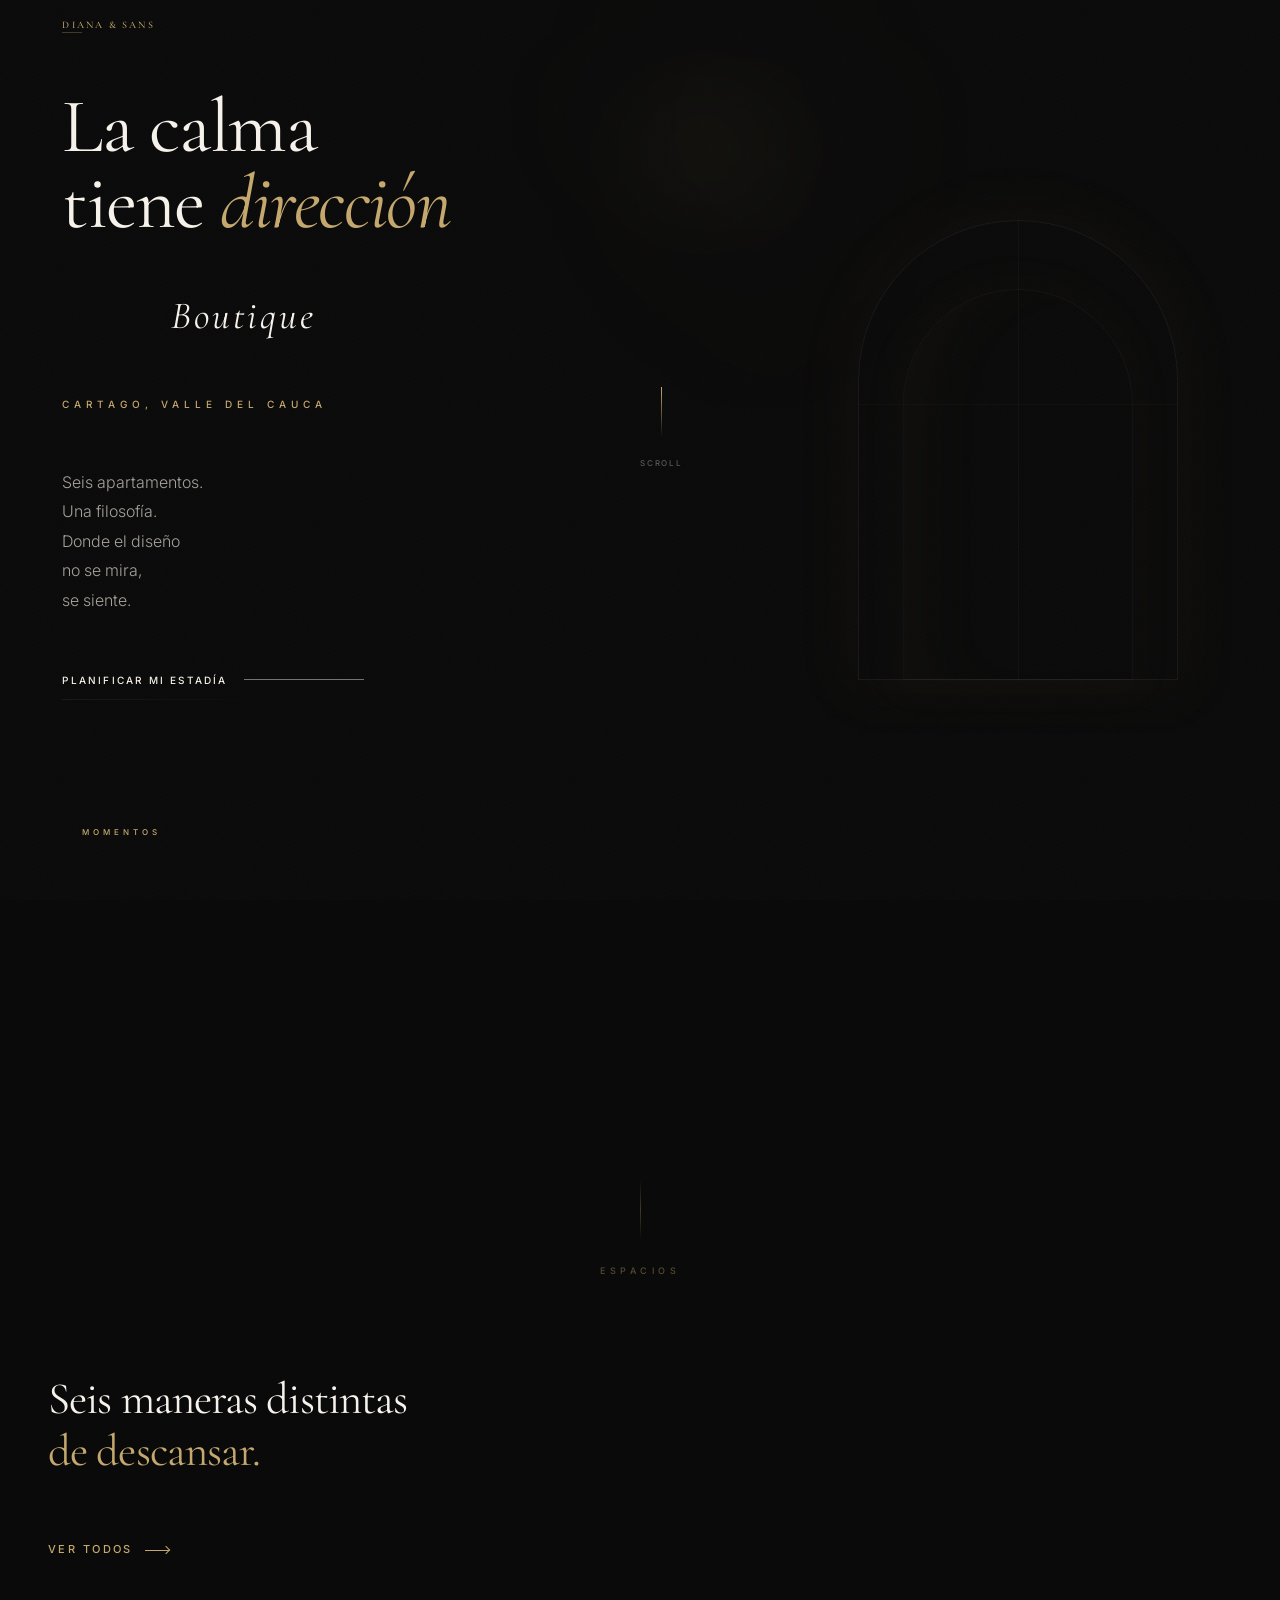
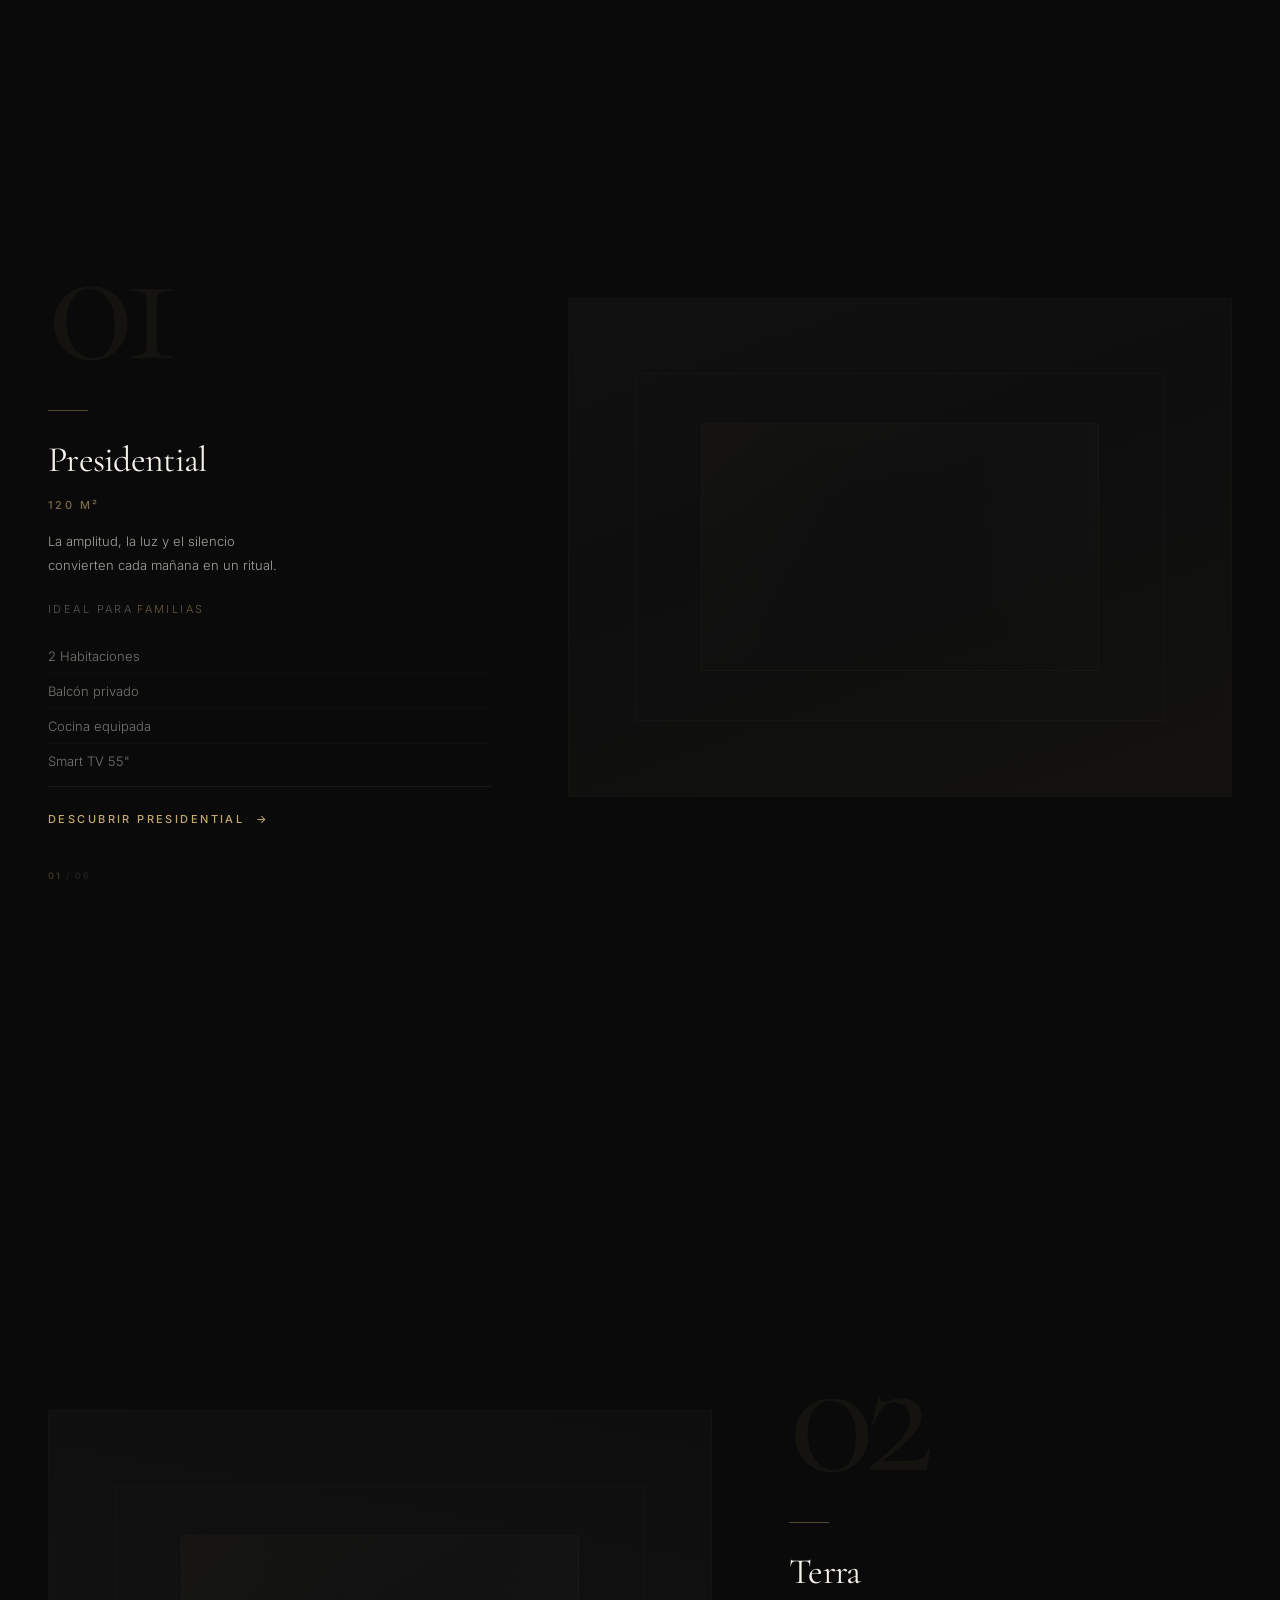
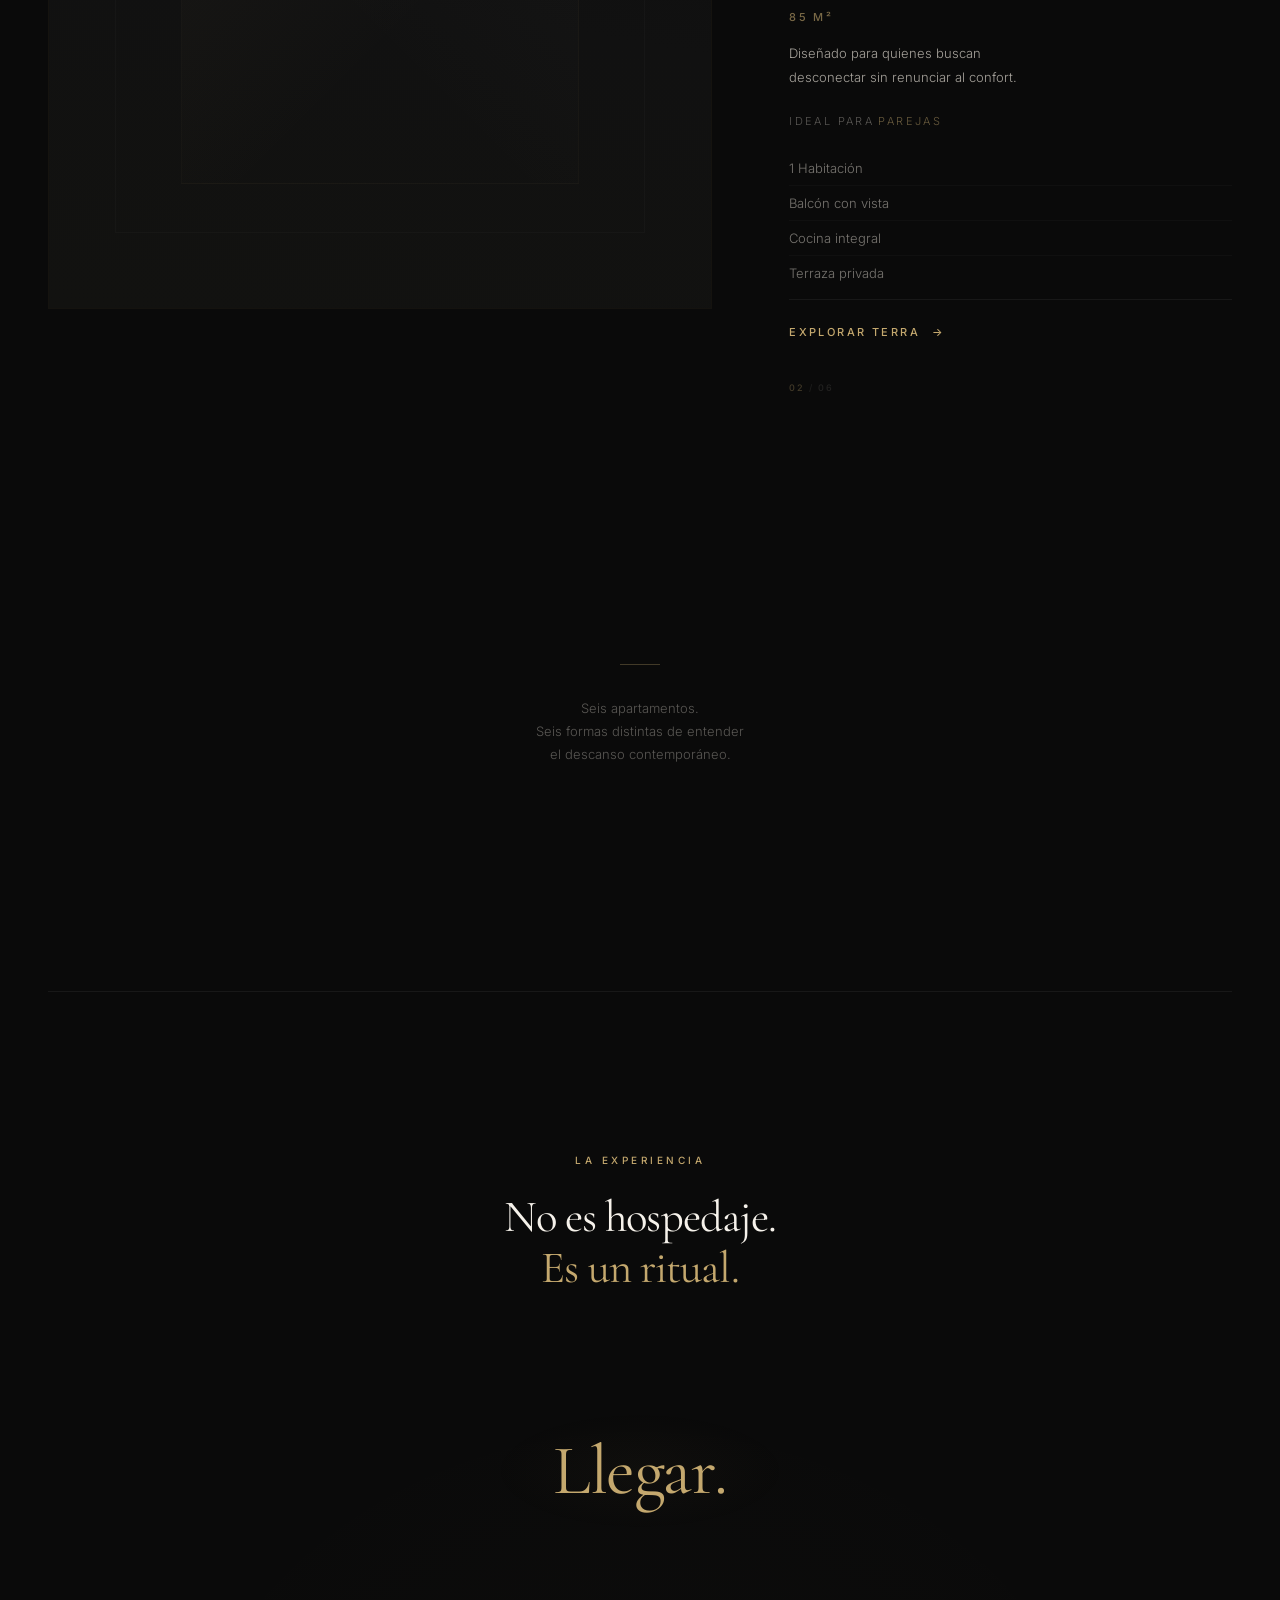
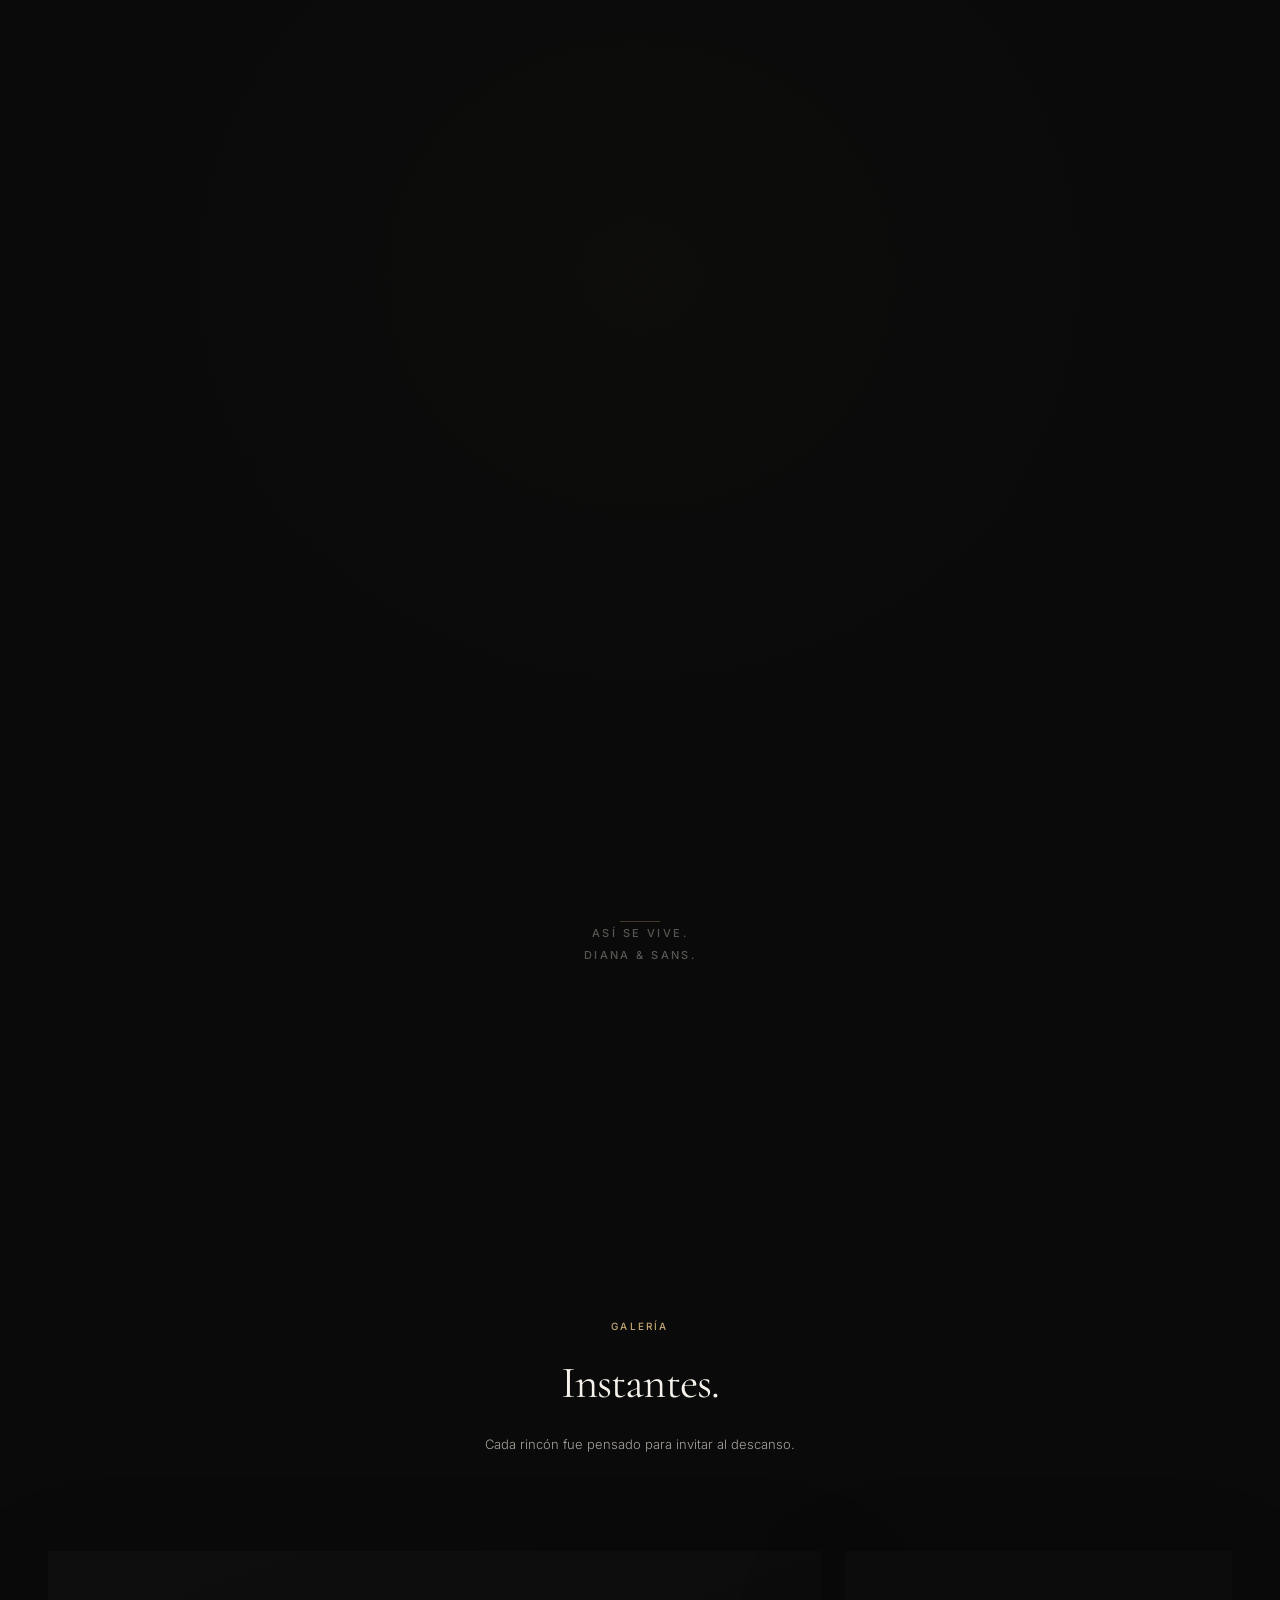
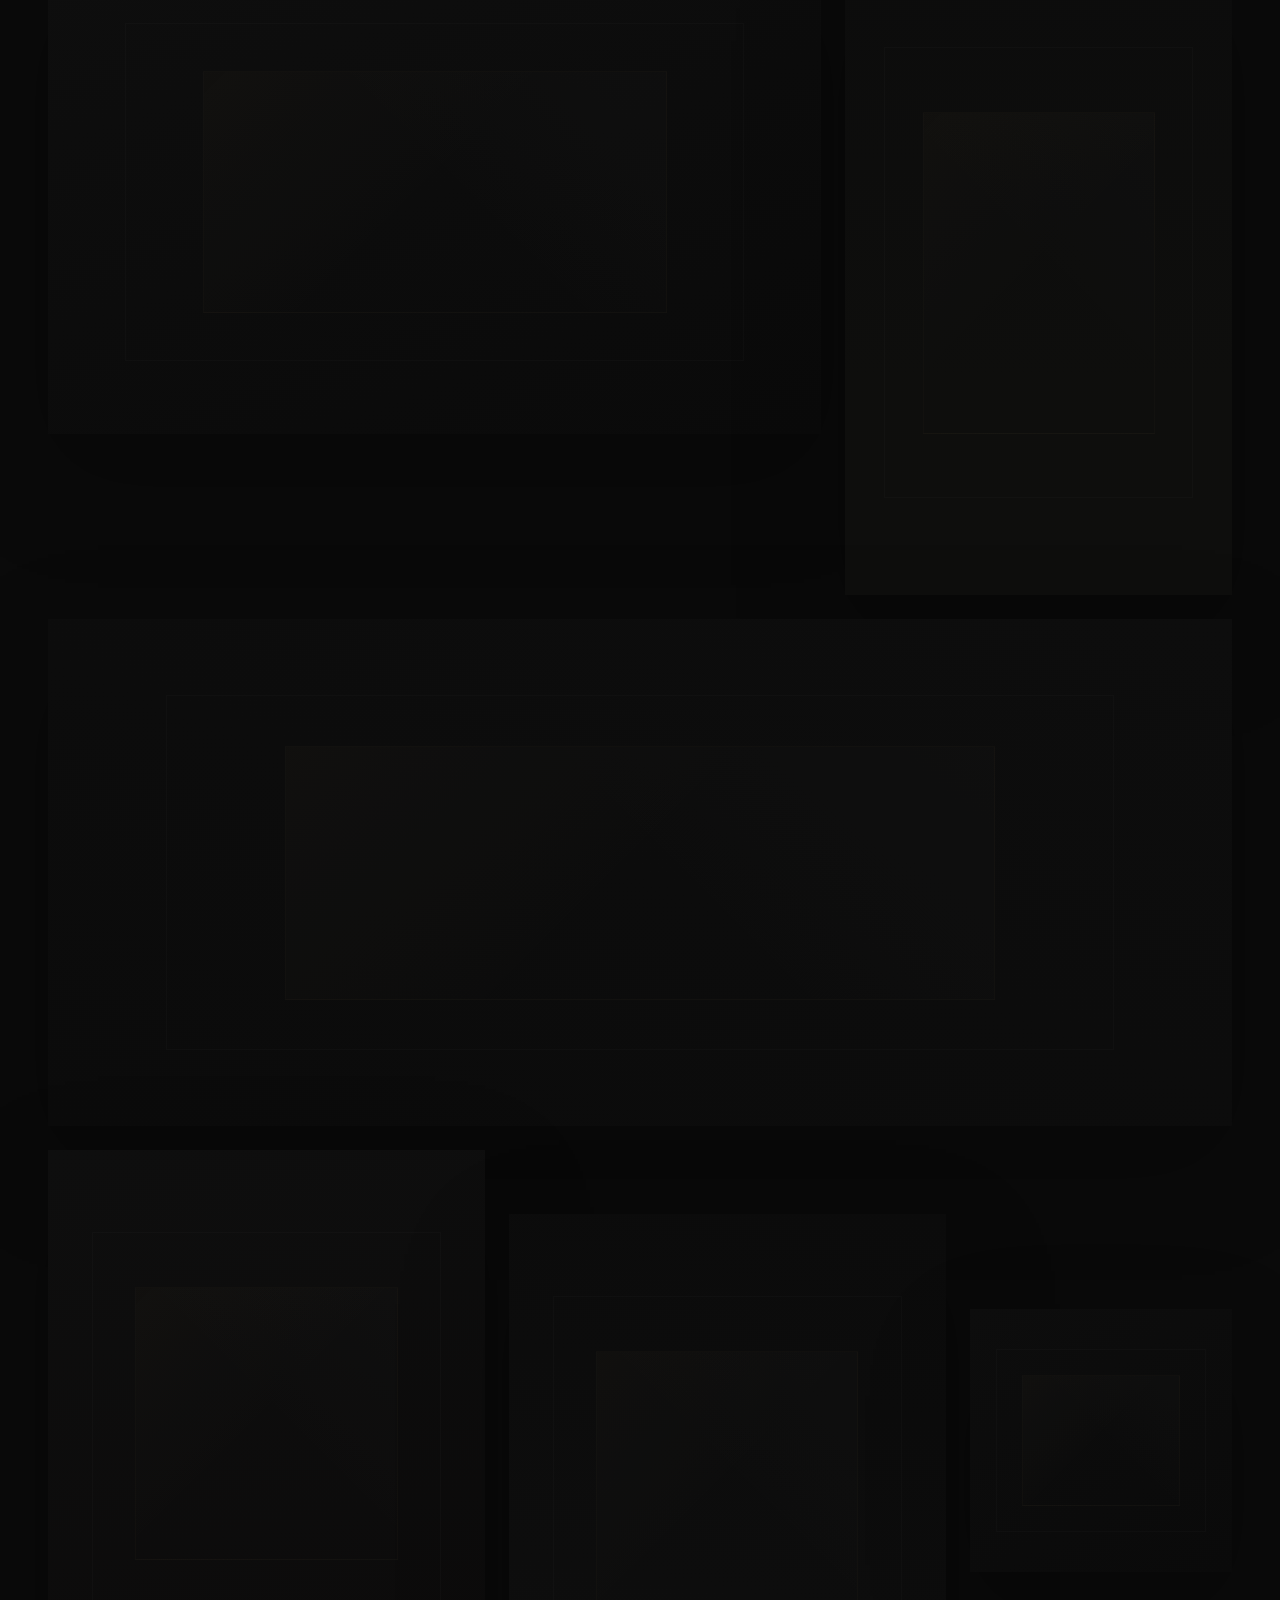
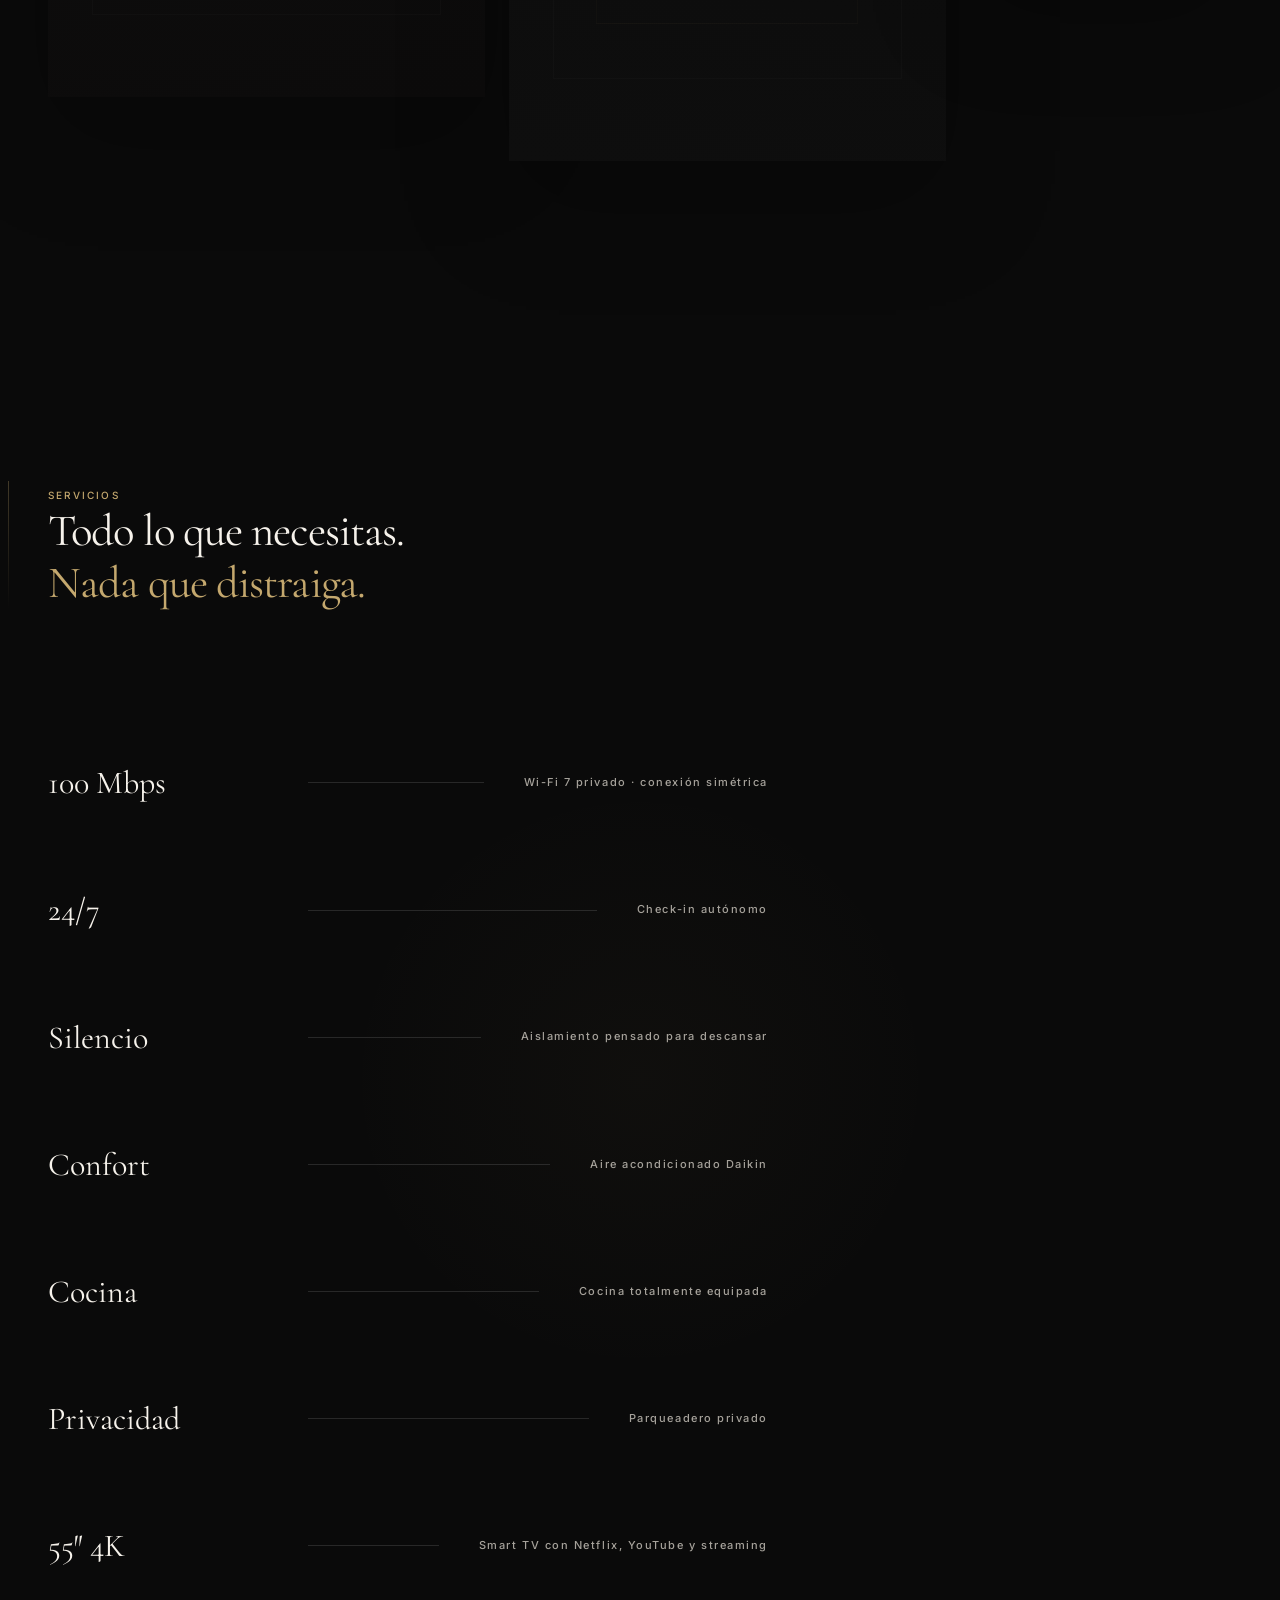
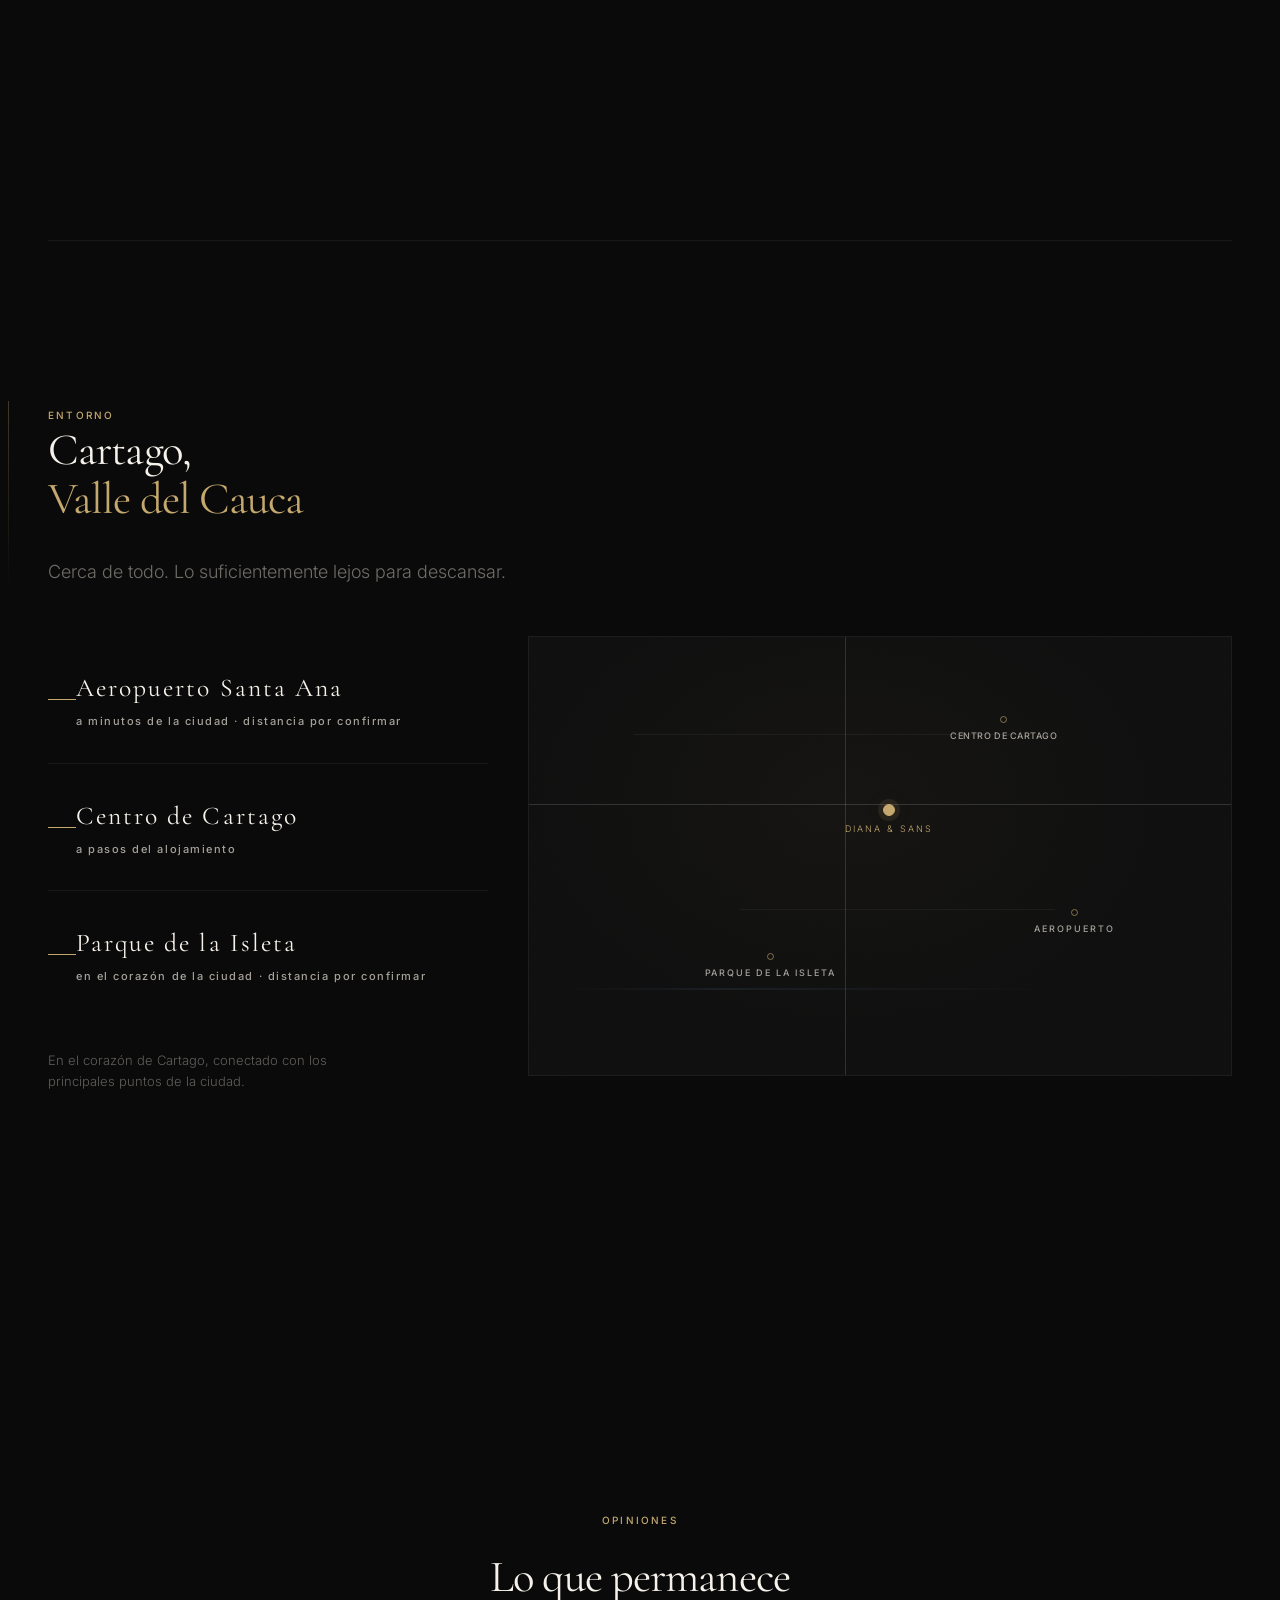
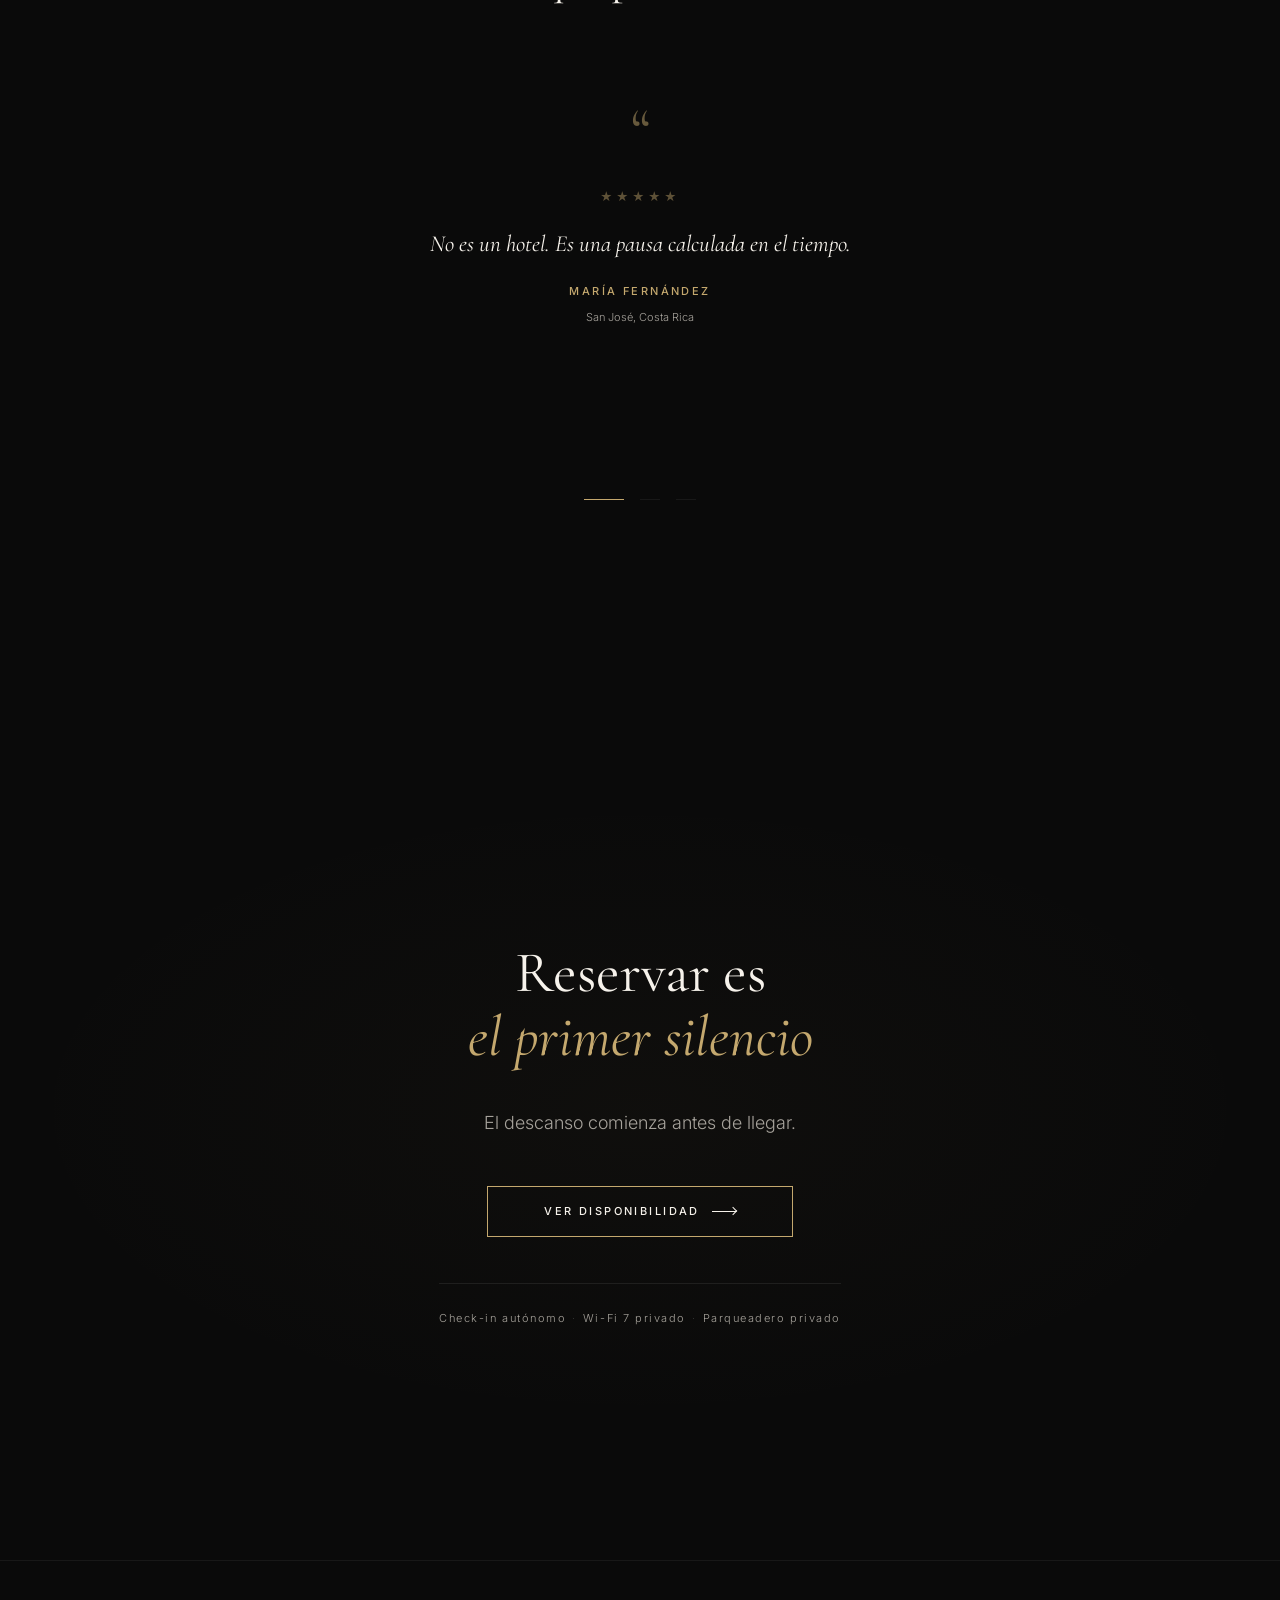
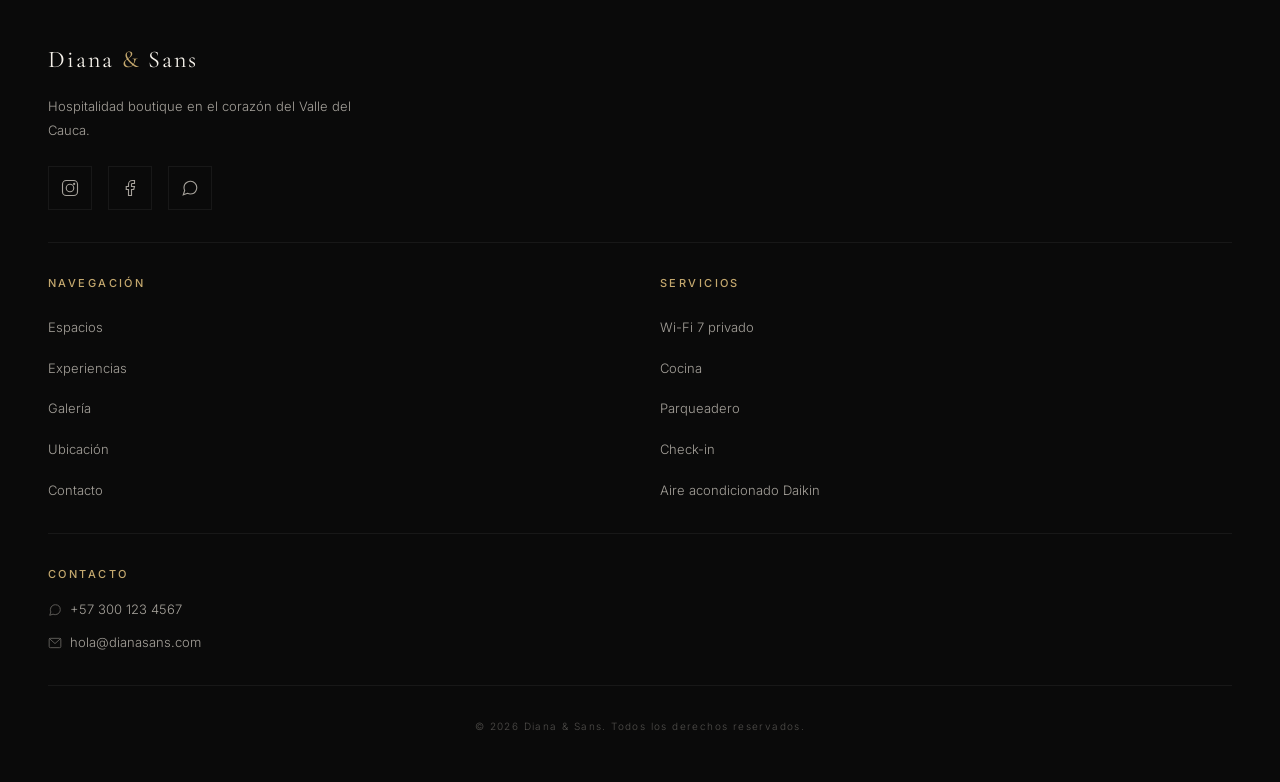
<file: index.html>
<!DOCTYPE html>
<html lang="es">
<head>
  <meta charset="UTF-8">
  <meta name="viewport" content="width=device-width, initial-scale=1.0">
  <title>Diana & Sans — Apartamentos Boutique</title>
  <meta name="description" content="Una experiencia editorial en hospitalidad boutique. Cartago, Valle del Cauca.">

  <!-- Fonts -->
  <link rel="preconnect" href="https://fonts.googleapis.com">
  <link rel="preconnect" href="https://fonts.gstatic.com" crossorigin>
  <link href="https://fonts.googleapis.com/css2?family=Cormorant+Garamond:ital,wght@0,400;0,500;0,600;1,400;1,500&family=Inter:wght@300;400;500&display=swap" rel="stylesheet">

  <!-- Styles -->
  <link rel="stylesheet" href="assets/css/variables.css">
  <link rel="stylesheet" href="assets/css/reset.css">
  <link rel="stylesheet" href="assets/css/typography.css">
  <link rel="stylesheet" href="assets/css/components.css">
  <link rel="stylesheet" href="assets/css/navbar.css">
  <link rel="stylesheet" href="assets/css/hero.css">
  <link rel="stylesheet" href="assets/css/sections.css">
  <link rel="stylesheet" href="assets/css/footer.css">
  <link rel="stylesheet" href="assets/css/responsive.css">
  <link rel="stylesheet" href="assets/css/experience-words.css">

  <!-- Favicon -->
  <link rel="icon" type="image/svg+xml" href="data:image/svg+xml,<svg xmlns='http://www.w3.org/2000/svg' viewBox='0 0 32 32'><text y='24' font-size='24' font-family='serif' fill='%23B79A63'>D</text></svg>">

  <style>
    /* Pre-load state — Hero elements invisible */
    [data-hero] {
      opacity: 0;
      transform: translateY(18px);
      transition: opacity 1s cubic-bezier(0.16, 1, 0.3, 1),
                  transform 1s cubic-bezier(0.16, 1, 0.3, 1);
    }
  </style>
</head>
<body>

  <!-- ======================== -->
  <!-- NAVBAR -->
  <!-- ======================== -->
  <nav class="navbar" role="navigation">
    <div class="navbar__inner">
      <a href="#" class="navbar__logo">Diana <span>&</span> Sans</a>

      <div class="navbar__menu">
        <a href="espacios.html" class="navbar__link">Espacios</a>
        <a href="experiencias.html" class="navbar__link">Experiencias</a>
<a href="galeria.html" class="navbar__link">Galería</a>
        <a href="servicios.html" class="navbar__link">Servicios</a>
      </div>
      <div class="navbar__right">
        <span class="navbar__lang">ES</span>
        <a href="reserva.html" class="navbar__cta">Reservar</a>
      </div>

      <div class="navbar__toggle" aria-label="Menú">
        <span></span>
        <span></span>
        <span></span>
      </div>
    </div>
  </nav>

  <!-- Mobile Menu -->
  <div class="navbar__mobile-menu">
    <a href="espacios.html" class="navbar__link">Espacios</a>
    <a href="experiencias.html" class="navbar__link">Experiencias</a>
    <a href="galeria.html" class="navbar__link">Galería</a>
    <a href="servicios.html" class="navbar__link">Servicios</a>
    <a href="reserva.html" class="btn btn--primary">Reservar</a>
  </div>

  <!-- ======================== -->
  <!-- HERO -->
  <!-- ======================== -->
  <section class="hero" id="hero">
    <div class="hero__bg">
      <div class="hero__glow"></div>
    </div>

    <!-- Architectural visual — right side, appears late -->
    <div class="hero__visual">
      <div class="hero__visual-grid"></div>
    </div>

    <div class="hero__content">
      <!-- Brand as sello -->
      <div class="hero__signature" data-hero="0">Diana & Sans</div>

      <!-- Main title — Iconic phrase -->
      <h1 class="heading-hero hero__title" data-hero="1">
        La calma<br>
        tiene <em>dirección</em>
      </h1>

      <!-- Boutique — 55%, integrated, offset -->
      <span class="hero__boutique" data-hero="2">Boutique</span>

      <!-- Subtitle — extreme tracking, more air -->
      <p class="hero__subtitle" data-hero="3">Cartago, Valle del Cauca</p>

      <!-- Description — 420px, magazine line-height -->
      <p class="hero__description body-text" data-hero="4">
        Seis apartamentos.<br>
        Una filosofía.<br>
        Donde el diseño<br>
        no se mira,<br>
        se siente.
      </p>

      <!-- CTA — Editorial -->
      <div class="hero__cta" data-hero="5">
        <a href="#servicios" class="btn--editorial">
          <span>Planificar mi estadía</span>
          <span class="btn--editorial__line"></span>
        </a>
      </div>

      <!-- Editorial word — hidden detail -->
      <span class="hero__editorial-word" data-hero="5">Momentos</span>
    </div>

    <div class="hero__scroll" data-hero="6">
      <div class="hero__line"></div>
      <span class="hero__scroll-text">Scroll</span>
      <div class="hero__scroll-line"></div>
    </div>
  </section>

  <!-- ======================== -->
  <!-- ESPACIOS — Editorial Showcase -->
  <!-- ======================== -->
  <section class="section espacios" id="espacios">
    <!-- Cinematic transition -->
    <div class="espacios__transition" data-reveal>
      <div class="espacios__transition-line"></div>
      <span class="espacios__transition-word">Espacios</span>
    </div>

    <div class="container">
      <div class="espacios__header" data-reveal>
        <div class="section-header">
          <h2 class="heading-section">Seis maneras distintas<br><span class="gold-text">de descansar.</span></h2>
          <a href="espacios.html" class="btn btn--ghost">
            Ver todos
            <span class="btn__arrow"></span>
          </a>
        </div>
      </div>
    </div>

    <!-- Apartment 01 -->
    <div class="apt-editorial" data-reveal>
      <div class="apt-editorial__inner">
        <div class="apt-editorial__info">
          <span class="apt-editorial__number">01</span>
          <div class="apt-editorial__line"></div>
          <h3 class="apt-editorial__name">Presidential</h3>
          <span class="apt-editorial__size">120 m²</span>
          <p class="apt-editorial__desc body-small">
            La amplitud, la luz y el silencio<br>
            convierten cada mañana en un ritual.
          </p>
          <div class="apt-editorial__ideal">Ideal para <span>Familias</span></div>
          <div class="apt-editorial__features">
            <span class="apt-editorial__feature">2 Habitaciones</span>
            <span class="apt-editorial__feature">Balcón privado</span>
            <span class="apt-editorial__feature">Cocina equipada</span>
            <span class="apt-editorial__feature">Smart TV 55"</span>
          </div>
          <hr class="apt-editorial__rule">
          <a href="espacios.html#presidential" class="apt-editorial__cta">
            <span class="apt-editorial__cta-text">Descubrir Presidential</span>
            <span class="apt-editorial__cta-arrow">→</span>
          </a>
          <div class="apt-editorial__carousel">
            <span class="apt-editorial__carousel-current">01</span>
            <span class="apt-editorial__carousel-sep">/</span>
            <span class="apt-editorial__carousel-total">06</span>
          </div>
        </div>
        <div class="apt-editorial__image-wrapper">
          <div class="apt-editorial__image">
            <div class="img-placeholder img-placeholder--architectural" style="background: linear-gradient(160deg, #111 0%, #0e0e0e 40%, #131210 100%);"></div>
          </div>
        </div>
      </div>
    </div>

    <!-- Apartment 02 -->
    <div class="apt-editorial apt-editorial--reversed" data-reveal>
      <div class="apt-editorial__inner">
        <div class="apt-editorial__info">
          <span class="apt-editorial__number">02</span>
          <div class="apt-editorial__line"></div>
          <h3 class="apt-editorial__name">Terra</h3>
          <span class="apt-editorial__size">85 m²</span>
          <p class="apt-editorial__desc body-small">
            Diseñado para quienes buscan<br>
            desconectar sin renunciar al confort.
          </p>
          <div class="apt-editorial__ideal">Ideal para <span>Parejas</span></div>
          <div class="apt-editorial__features">
            <span class="apt-editorial__feature">1 Habitación</span>
            <span class="apt-editorial__feature">Balcón con vista</span>
            <span class="apt-editorial__feature">Cocina integral</span>
            <span class="apt-editorial__feature">Terraza privada</span>
          </div>
          <hr class="apt-editorial__rule">
          <a href="espacios.html#terra" class="apt-editorial__cta">
            <span class="apt-editorial__cta-text">Explorar Terra</span>
            <span class="apt-editorial__cta-arrow">→</span>
          </a>
          <div class="apt-editorial__carousel">
            <span class="apt-editorial__carousel-current">02</span>
            <span class="apt-editorial__carousel-sep">/</span>
            <span class="apt-editorial__carousel-total">06</span>
          </div>
        </div>
        <div class="apt-editorial__image-wrapper">
          <div class="apt-editorial__image">
            <div class="img-placeholder img-placeholder--architectural" style="background: linear-gradient(190deg, #0e0e0e 0%, #111 40%, #121210 100%);"></div>
          </div>
        </div>
      </div>
    </div>

    <div class="container">
      <div class="espacios__closing" data-reveal>
        <div class="espacios__closing-line"></div>
        <p class="body-small espacios__closing-text">
          Seis apartamentos.<br>
          Seis formas distintas de entender<br>
          el descanso contemporáneo.
        </p>
      </div>
    </div>
  </section>

  <!-- Divider -->
  <div class="container"><hr class="divider"></div>

  <!-- ======================== -->
  <!-- EXPERIENCIAS — Scroll Words -->
  <!-- ======================== -->
  <section class="section experiencia-words" id="experiencias">
    <div class="experiencia-words__bg"></div>
    <div class="container">
      <div class="experiencia-words__intro" data-reveal>
        <span class="overline">La Experiencia</span>
        <h2 class="heading-section">
          No es hospedaje.<br>
          <span class="gold-text">Es un ritual.</span>
        </h2>
      </div>

      <div class="experiencia-words__list">
        <div class="experience-word experience-word--gold" data-word>Llegar.</div>
        <div class="experience-word experience-word--white experience-word--large" data-word>Respirar.</div>
        <div class="experience-word experience-word--white" data-word>Descansar.</div>
        <div class="experience-word experience-word--white experience-word--large" data-word>Dormir.</div>
        <div class="experience-word experience-word--white" data-word>Despertar.</div>
        <div class="experience-word experience-word--gold-intense experience-word--large" data-word>Disfrutar.</div>
      </div>

      <div class="experiencia-words__closing" data-reveal>
        <div class="experiencia-words__closing-line"></div>
        <p class="experiencia-words__closing-text">Así se vive.<br>Diana & Sans.</p>
      </div>
    </div>
  </section>

  <!-- ======================== -->
  <!-- GALERÍA — Magazine Editorial -->
  <!-- ======================== -->
  <section class="section galeria" id="galeria">
    <div class="container">
      <div class="section-header section-header--center" data-reveal>
        <span class="overline">Galería</span>
        <h2 class="heading-section">Instantes.</h2>
        <p class="galeria__subtitle body-small">Cada rincón fue pensado para invitar al descanso.</p>
      </div>
    </div>

    <div class="galeria__editorial" style="margin-top: var(--space-96);">
      <!-- Row 1: Large landscape + tall portrait -->
      <div class="galeria__row galeria__row--1">
        <div class="galeria__item galeria__item--wide" data-reveal data-parallax="15">
          <div class="img-placeholder img-placeholder--architectural" style="background: linear-gradient(160deg, #111 0%, #0d0d0d 100%);"></div>
          <div class="galeria__item-overlay"></div>
          <div class="galeria__caption">
            <span class="galeria__caption-title">Suite Presidential</span>
            <span class="galeria__caption-detail">Luz de la mañana</span>
          </div>
        </div>
        <div class="galeria__item galeria__item--tall" data-reveal data-parallax="10">
          <div class="img-placeholder img-placeholder--architectural" style="background: linear-gradient(180deg, #0f0f0f 0%, #121210 100%);"></div>
          <div class="galeria__item-overlay"></div>
          <div class="galeria__caption">
            <span class="galeria__caption-title">Baño</span>
            <span class="galeria__caption-detail">Piedra natural</span>
          </div>
        </div>
      </div>

      <!-- Row 2: Full width cinematic -->
      <div class="galeria__row galeria__row--2">
        <div class="galeria__item galeria__item--full" data-reveal data-parallax="15">
          <div class="img-placeholder img-placeholder--architectural" style="background: linear-gradient(200deg, #101010 0%, #0e0e0e 100%);"></div>
          <div class="galeria__item-overlay"></div>
          <div class="galeria__caption">
            <span class="galeria__caption-title">Balcón</span>
            <span class="galeria__caption-detail">Atardecer desde la terraza</span>
          </div>
        </div>
      </div>

      <!-- Row 3: Two medium + small offset -->
      <div class="galeria__row galeria__row--3">
        <div class="galeria__item galeria__item--medium" data-reveal data-parallax="10">
          <div class="img-placeholder img-placeholder--architectural" style="background: linear-gradient(170deg, #111 0%, #0f0e0e 100%);"></div>
          <div class="galeria__item-overlay"></div>
          <div class="galeria__caption">
            <span class="galeria__caption-title">Cocina</span>
            <span class="galeria__caption-detail">Integral equipada</span>
          </div>
        </div>
        <div class="galeria__item galeria__item--medium galeria__item--offset" data-reveal data-parallax="10">
          <div class="img-placeholder img-placeholder--architectural" style="background: linear-gradient(190deg, #0e0e0e 0%, #111 100%);"></div>
          <div class="galeria__item-overlay"></div>
          <div class="galeria__caption">
            <span class="galeria__caption-title">Terraza</span>
            <span class="galeria__caption-detail">Vista privilegiada</span>
          </div>
        </div>
        <div class="galeria__item galeria__item--small" data-reveal data-parallax="5">
          <div class="img-placeholder img-placeholder--architectural" style="background: linear-gradient(150deg, #101010 0%, #0d0d0d 100%);"></div>
          <div class="galeria__item-overlay"></div>
          <div class="galeria__caption">
            <span class="galeria__caption-title">Detalle</span>
          </div>
        </div>
      </div>
    </div>
  </section>

  <!-- ======================== -->
  <!-- SERVICIOS — Minimalist Editorial -->
  <!-- ======================== -->
  <section class="section servicios" id="servicios">
    <div class="container">
      <div class="servicios__header" data-reveal>
        <div class="servicios__header-line"></div>
        <span class="overline">Servicios</span>
        <h2 class="heading-section">Todo lo que necesitas.<br><span class="gold-text">Nada que distraiga.</span></h2>
      </div>

      <div class="servicios__editorial">
        <div class="servicio-row" data-reveal data-servicio-index="0">
          <div class="servicio-row__value" data-count-to="100" data-suffix=" Mbps">0 Mbps</div>
          <div class="servicio-row__divider"><div class="servicio-row__divider-line"></div><div class="servicio-row__divider-glow"></div></div>
          <div class="servicio-row__label">Wi-Fi 7 privado · conexión simétrica</div>
        </div>
        <div class="servicio-row" data-reveal data-servicio-index="1">
          <div class="servicio-row__value">24/7</div>
          <div class="servicio-row__divider"><div class="servicio-row__divider-line"></div><div class="servicio-row__divider-glow"></div></div>
          <div class="servicio-row__label">Check-in autónomo</div>
        </div>
        <div class="servicio-row" data-reveal data-servicio-index="2">
          <div class="servicio-row__value">Silencio</div>
          <div class="servicio-row__divider"><div class="servicio-row__divider-line"></div><div class="servicio-row__divider-glow"></div></div>
          <div class="servicio-row__label">Aislamiento pensado para descansar</div>
        </div>
        <div class="servicio-row" data-reveal data-servicio-index="3">
          <div class="servicio-row__value">Confort</div>
          <div class="servicio-row__divider"><div class="servicio-row__divider-line"></div><div class="servicio-row__divider-glow"></div></div>
          <div class="servicio-row__label">Aire acondicionado Daikin</div>
        </div>
        <div class="servicio-row" data-reveal data-servicio-index="4">
          <div class="servicio-row__value">Cocina</div>
          <div class="servicio-row__divider"><div class="servicio-row__divider-line"></div><div class="servicio-row__divider-glow"></div></div>
          <div class="servicio-row__label">Cocina totalmente equipada</div>
        </div>
        <div class="servicio-row" data-reveal data-servicio-index="5">
          <div class="servicio-row__value">Privacidad</div>
          <div class="servicio-row__divider"><div class="servicio-row__divider-line"></div><div class="servicio-row__divider-glow"></div></div>
          <div class="servicio-row__label">Parqueadero privado</div>
        </div>
        <div class="servicio-row" data-reveal data-servicio-index="6">
          <div class="servicio-row__value">55″ 4K</div>
          <div class="servicio-row__divider"><div class="servicio-row__divider-line"></div><div class="servicio-row__divider-glow"></div></div>
          <div class="servicio-row__label">Smart TV con Netflix, YouTube y streaming</div>
        </div>
      </div>
    </div>
  </section>

  <!-- Divider -->
  <div class="container"><hr class="divider"></div>

  <!-- ======================== -->
  <!-- ENTORNO — Map + Destinos -->
  <!-- ======================== -->
  <section class="section ubicacion" id="ubicacion">
    <div class="container">
      <div class="ubicacion__header" data-reveal>
        <div class="ubicacion__header-line"></div>
        <span class="overline">Entorno</span>
        <h2 class="heading-section ubicacion__title">Cartago,<br><span class="gold-text">Valle del Cauca</span></h2>
        <p class="ubicacion__subtitle body-small">Cerca de todo. Lo suficientemente lejos para descansar.</p>
      </div>

      <div class="ubicacion__layout">
        <div class="ubicacion__content">
          <div class="ubicacion__details">
            <div class="ubicacion__detail" data-reveal data-map-target="aeropuerto">
              <div class="ubicacion__detail-icon"></div>
              <div class="ubicacion__detail-text">
                <span class="ubicacion__detail-value">Aeropuerto Santa Ana</span>
                <span class="ubicacion__detail-label">a minutos de la ciudad · distancia por confirmar</span>
              </div>
            </div>
            <div class="ubicacion__detail" data-reveal data-map-target="centro">
              <div class="ubicacion__detail-icon"></div>
              <div class="ubicacion__detail-text">
                <span class="ubicacion__detail-value">Centro de Cartago</span>
                <span class="ubicacion__detail-label">a pasos del alojamiento</span>
              </div>
            </div>
            <div class="ubicacion__detail" data-reveal data-map-target="parque">
              <div class="ubicacion__detail-icon"></div>
              <div class="ubicacion__detail-text">
                <span class="ubicacion__detail-value">Parque de la Isleta</span>
                <span class="ubicacion__detail-label">en el corazón de la ciudad · distancia por confirmar</span>
              </div>
            </div>
          </div>
          <p class="ubicacion__context" data-reveal>En el corazón de Cartago, conectado con los principales puntos de la ciudad.</p>
        </div>

        <div class="ubicacion__map" data-reveal>
          <div class="ubicacion__map-content">
            <div class="map-minimal" data-map="map">
              <!-- Streets — revealed first -->
              <div class="map-street map-street--main" data-map-element="streets"></div>
              <div class="map-street map-street--avenue" data-map-element="streets"></div>
              <div class="map-street map-street--cross-1" data-map-element="streets"></div>
              <div class="map-street map-street--cross-2" data-map-element="streets"></div>
              <div class="map-street map-street--river" data-map-element="streets"></div>

              <!-- Diana & Sans pin — revealed after streets -->
              <div class="map-point map-point--primary" style="top: 38%; left: 45%;" data-map-element="pin" data-map-id="diana">
                <div class="map-point__pulse"></div>
                <div class="map-point__dot map-point__dot--primary"></div>
                <span class="map-point__label map-point__label--primary">Diana & Sans</span>
              </div>

              <!-- Other points — revealed last -->
              <div class="map-point" style="top: 62%; left: 72%;" data-map-element="names" data-map-id="aeropuerto">
                <div class="map-point__dot"></div>
                <span class="map-point__label">Aeropuerto</span>
              </div>
              <div class="map-point" style="top: 18%; left: 60%;" data-map-element="names" data-map-id="centro">
                <div class="map-point__dot"></div>
                <span class="map-point__label map-point__label--wide">Centro de Cartago</span>
              </div>
              <div class="map-point" style="top: 72%; left: 25%;" data-map-element="names" data-map-id="parque">
                <div class="map-point__dot"></div>
                <span class="map-point__label">Parque de la Isleta</span>
              </div>
            </div>
          </div>
        </div>
      </div>
    </div>
  </section>

  <!-- ======================== -->
  <!-- OPINIONES -->
  <!-- ======================== -->
  <section class="section opiniones" id="opiniones">
    <div class="container">
      <div class="opiniones__layout">
        <div class="section-header section-header--center" data-reveal style="margin-bottom: var(--space-96);">
          <span class="overline">Opiniones</span>
          <h2 class="heading-section">Lo que permanece</h2>
        </div>

        <div class="opiniones__quotes">
          <div class="opinione is-active" data-reveal>
            <span class="opinione__mark">&ldquo;</span>
            <div class="opinione__stars" aria-label="5 de 5 estrellas">&#9733;&#9733;&#9733;&#9733;&#9733;</div>
            <p class="opinione__text">
              No es un hotel. Es una pausa calculada en el tiempo.
            </p>
            <div class="opinione__author">
              <span class="opinione__author-name">María Fernández</span>
              <span class="opinione__author-detail">San José, Costa Rica</span>
            </div>
          </div>

          <div class="opinione" data-reveal>
            <span class="opinione__mark">&ldquo;</span>
            <div class="opinione__stars" aria-label="5 de 5 estrellas">&#9733;&#9733;&#9733;&#9733;&#9733;</div>
            <p class="opinione__text">
              Llegué buscando un lugar para dormir. Me fui con la sensación de haber vivido silencio.
            </p>
            <div class="opinione__author">
              <span class="opinione__author-name">Carlos Mendoza</span>
              <span class="opinione__author-detail">Ciudad de México</span>
            </div>
          </div>

          <div class="opinione" data-reveal>
            <span class="opinione__mark">&ldquo;</span>
            <div class="opinione__stars" aria-label="5 de 5 estrellas">&#9733;&#9733;&#9733;&#9733;&#9733;</div>
            <p class="opinione__text">
              Menos es infinitamente más. Diana &amp; Sans lo demuestra.
            </p>
            <div class="opinione__author">
              <span class="opinione__author-name">Lucía Vega</span>
              <span class="opinione__author-detail">Buenos Aires, Argentina</span>
            </div>
          </div>
        </div>

        <div class="opiniones__nav" data-reveal>
          <div class="opiniones__nav-dot active"></div>
          <div class="opiniones__nav-dot"></div>
          <div class="opiniones__nav-dot"></div>
        </div>
      </div>
    </div>
  </section>

  <!-- ======================== -->
  <!-- CTA FINAL -->
  <!-- ======================== -->
  <section class="cta-final" id="reservar">
    <div class="cta-final__bg"></div>
    <div class="cta-final__content">
      <h2 class="cta-final__title" data-reveal>
        Reservar es<br>
        <span>el primer silencio</span>
      </h2>
      <p class="cta-final__subtitle" data-reveal>
        El descanso comienza antes de llegar.
      </p>
      <a href="reserva.html" class="btn btn--cta" data-reveal>
        Ver disponibilidad
        <span class="btn__arrow"></span>
      </a>
      <p class="cta-final__context" data-reveal>
        Check-in autónomo<span class="sep">·</span>Wi-Fi 7 privado<span class="sep">·</span>Parqueadero privado
      </p>
    </div>
  </section>

  <!-- ======================== -->
  <!-- FOOTER -->
  <!-- ======================== -->
  <footer class="footer" id="contacto">
    <div class="container">
      <div class="footer__top">

        <!-- Brand + Social -->
        <div class="footer__brand">
          <div class="footer__logo">Diana <span>&</span> Sans</div>
          <p class="footer__tagline">
            Hospitalidad boutique en el corazón del Valle del Cauca.
          </p>
          <div class="footer__social">
            <a href="#" class="footer__social-link" aria-label="Instagram">
              <svg width="18" height="18" viewBox="0 0 24 24" fill="none" stroke="currentColor" stroke-width="1.5">
                <rect x="2" y="2" width="20" height="20" rx="5"/>
                <circle cx="12" cy="12" r="5"/>
                <circle cx="17.5" cy="6.5" r="1.5" fill="currentColor" stroke="none"/>
              </svg>
            </a>
            <a href="#" class="footer__social-link" aria-label="Facebook">
              <svg width="18" height="18" viewBox="0 0 24 24" fill="none" stroke="currentColor" stroke-width="1.5">
                <path d="M18 2h-3a5 5 0 0 0-5 5v3H7v4h3v8h4v-8h3l1-4h-4V7a1 1 0 0 1 1-1h3z"/>
              </svg>
            </a>
            <a href="#" class="footer__social-link" aria-label="WhatsApp">
              <svg width="18" height="18" viewBox="0 0 24 24" fill="none" stroke="currentColor" stroke-width="1.5">
                <path d="M21 11.5a8.38 8.38 0 0 1-.9 3.8 8.5 8.5 0 0 1-7.6 4.7 8.38 8.38 0 0 1-3.8-.9L3 21l1.9-5.7a8.38 8.38 0 0 1-.9-3.8 8.5 8.5 0 0 1 4.7-7.6 8.38 8.38 0 0 1 3.8-.9h.5a8.48 8.48 0 0 1 8 8v.5z"/>
              </svg>
            </a>
          </div>
        </div>

        <!-- Divider -->
        <hr class="footer__divider">

        <!-- Navegación + Servicios — 2 columns -->
        <div class="footer__columns">
          <div class="footer__column">
            <span class="footer__column-title">Navegación</span>
            <a href="#espacios" class="footer__column-link">Espacios</a>
            <a href="experiencias.html" class="footer__column-link">Experiencias</a>
            <a href="#galeria" class="footer__column-link">Galería</a>
            <a href="#contacto" class="footer__column-link">Ubicación</a>
            <a href="#contacto" class="footer__column-link">Contacto</a>
          </div>
          <div class="footer__column">
            <span class="footer__column-title">Servicios</span>
            <a href="#servicios" class="footer__column-link">Wi-Fi 7 privado</a>
            <a href="#servicios" class="footer__column-link">Cocina</a>
            <a href="#servicios" class="footer__column-link">Parqueadero</a>
            <a href="#servicios" class="footer__column-link">Check-in</a>
            <a href="#servicios" class="footer__column-link">Aire acondicionado Daikin</a>
          </div>
        </div>

        <!-- Divider -->
        <hr class="footer__divider">

        <!-- Contacto -->
        <div class="footer__contact">
          <span class="footer__column-title">Contacto</span>
          <div class="footer__contact-items">
            <a href="https://wa.me/573001234567" class="footer__contact-link">
              <svg width="14" height="14" viewBox="0 0 24 24" fill="none" stroke="currentColor" stroke-width="1.5"><path d="M21 11.5a8.38 8.38 0 0 1-.9 3.8 8.5 8.5 0 0 1-7.6 4.7 8.38 8.38 0 0 1-3.8-.9L3 21l1.9-5.7a8.38 8.38 0 0 1-.9-3.8 8.5 8.5 0 0 1 4.7-7.6 8.38 8.38 0 0 1 3.8-.9h.5a8.48 8.48 0 0 1 8 8v.5z"/></svg>
              <span>+57 300 123 4567</span>
            </a>
            <a href="mailto:hola@dianasans.com" class="footer__contact-link">
              <svg width="14" height="14" viewBox="0 0 24 24" fill="none" stroke="currentColor" stroke-width="1.5"><rect x="2" y="4" width="20" height="16" rx="2"/><path d="M22 4L12 13 2 4"/></svg>
              <span>hola@dianasans.com</span>
            </a>
          </div>
        </div>

        <!-- Divider -->
        <hr class="footer__divider">

        <!-- Copyright -->
        <div class="footer__bottom">
          <span class="footer__copyright">&copy; 2026 Diana & Sans. Todos los derechos reservados.</span>
        </div>
      </div>
    </div>
  </footer>

  <!-- Scripts -->
  <script src="assets/js/main.js"></script>
</body>
</html>
</file>
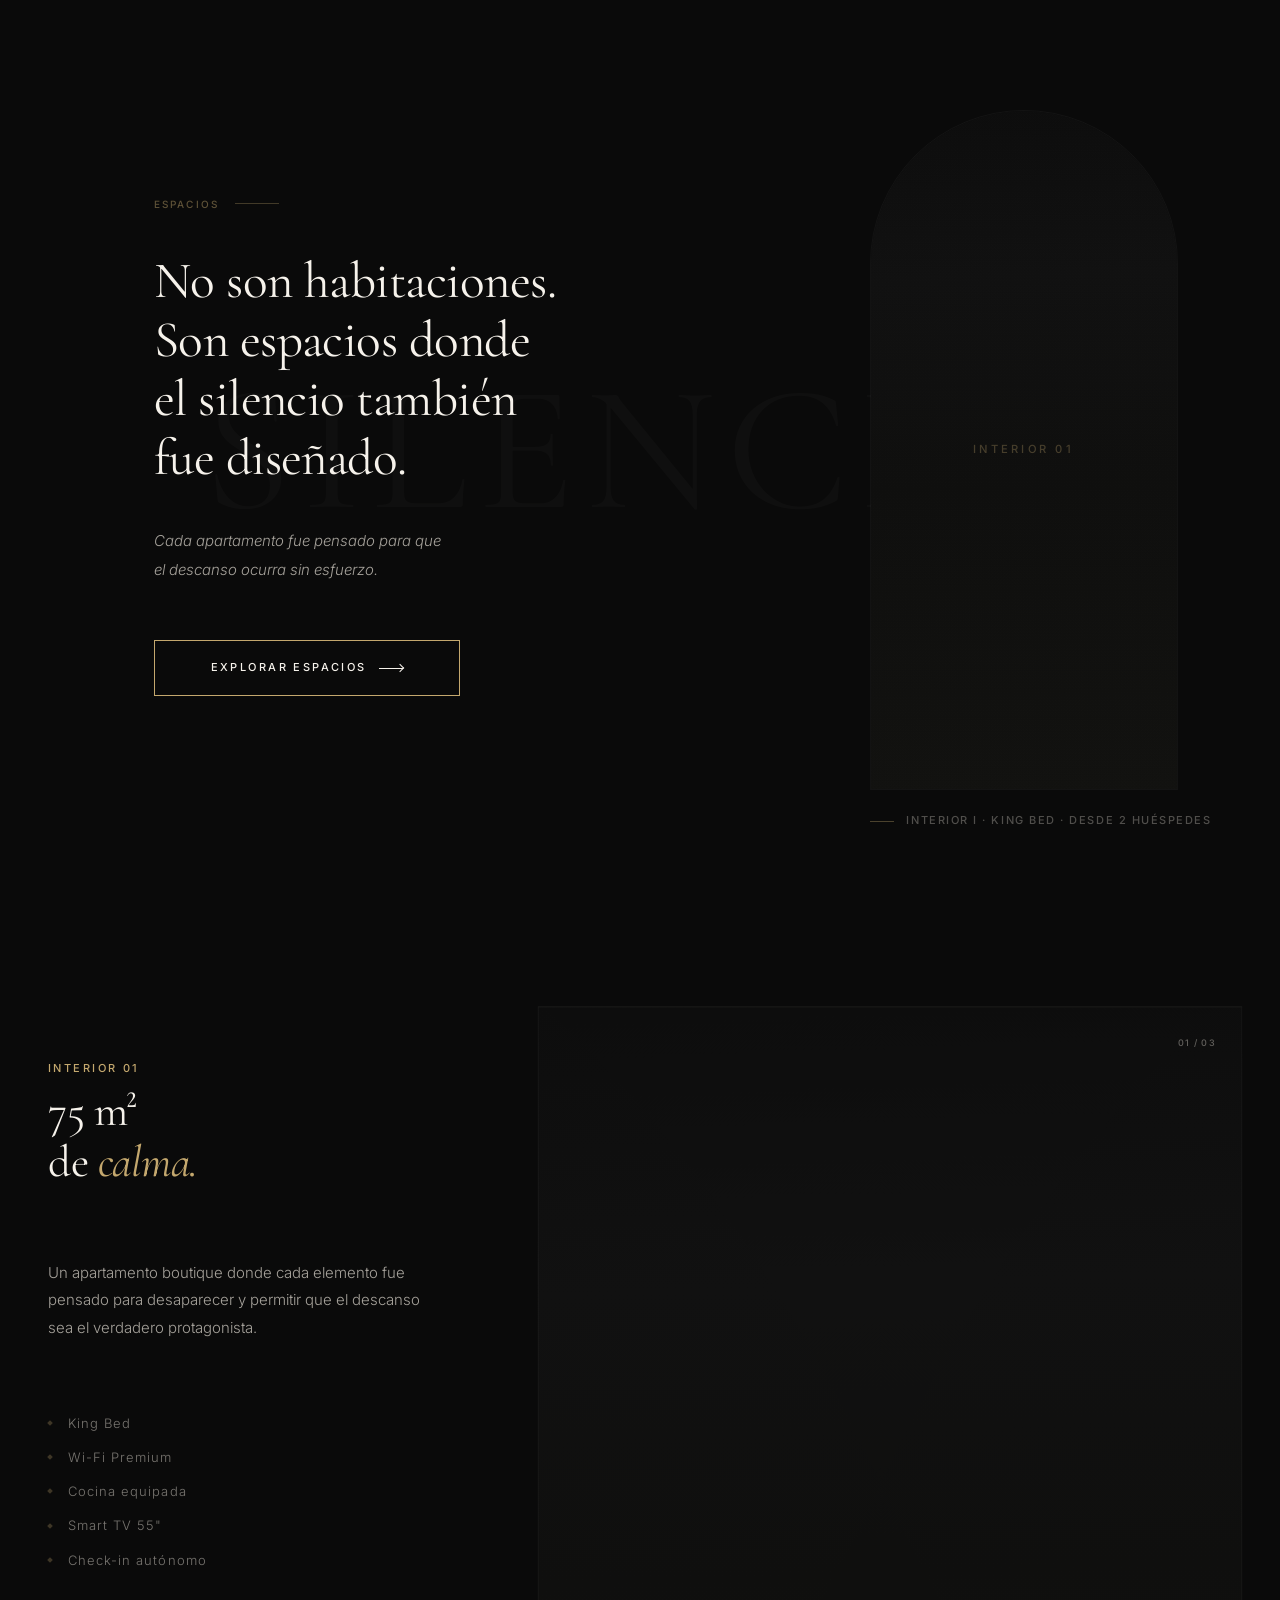
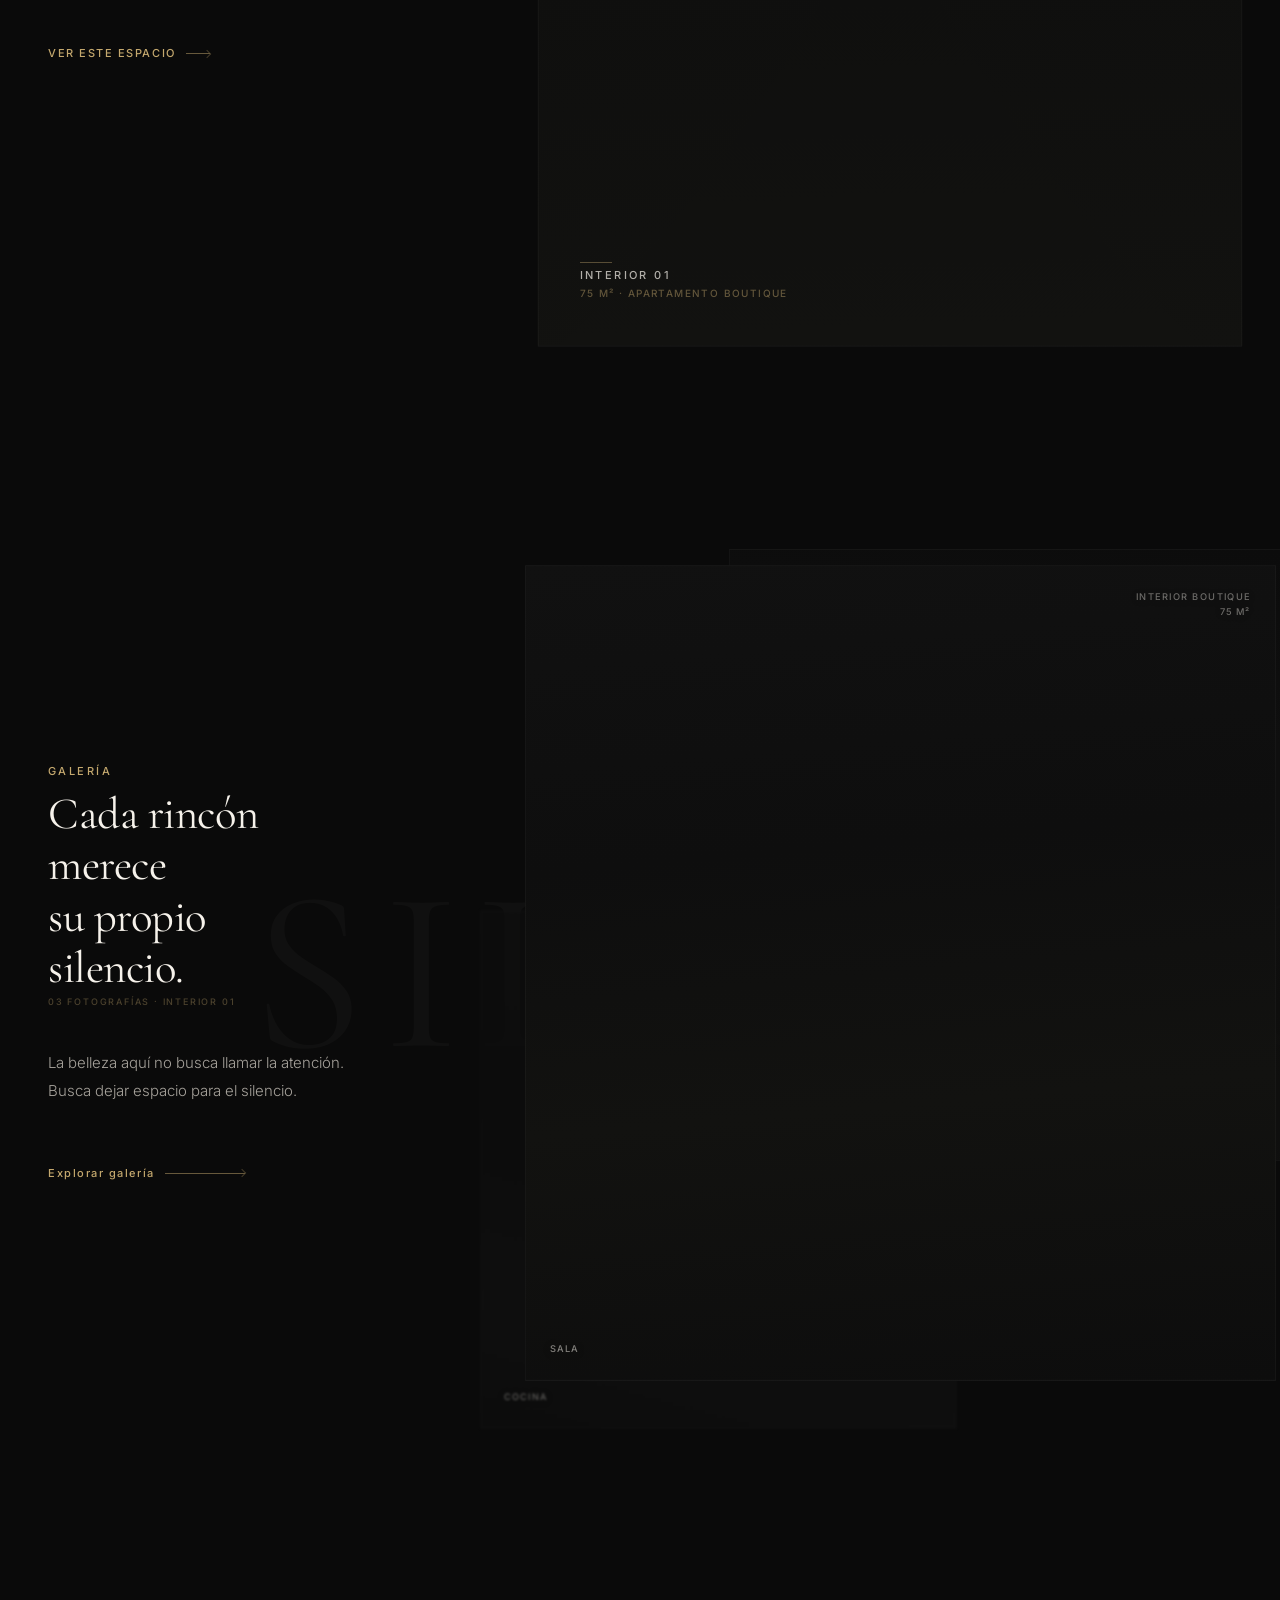
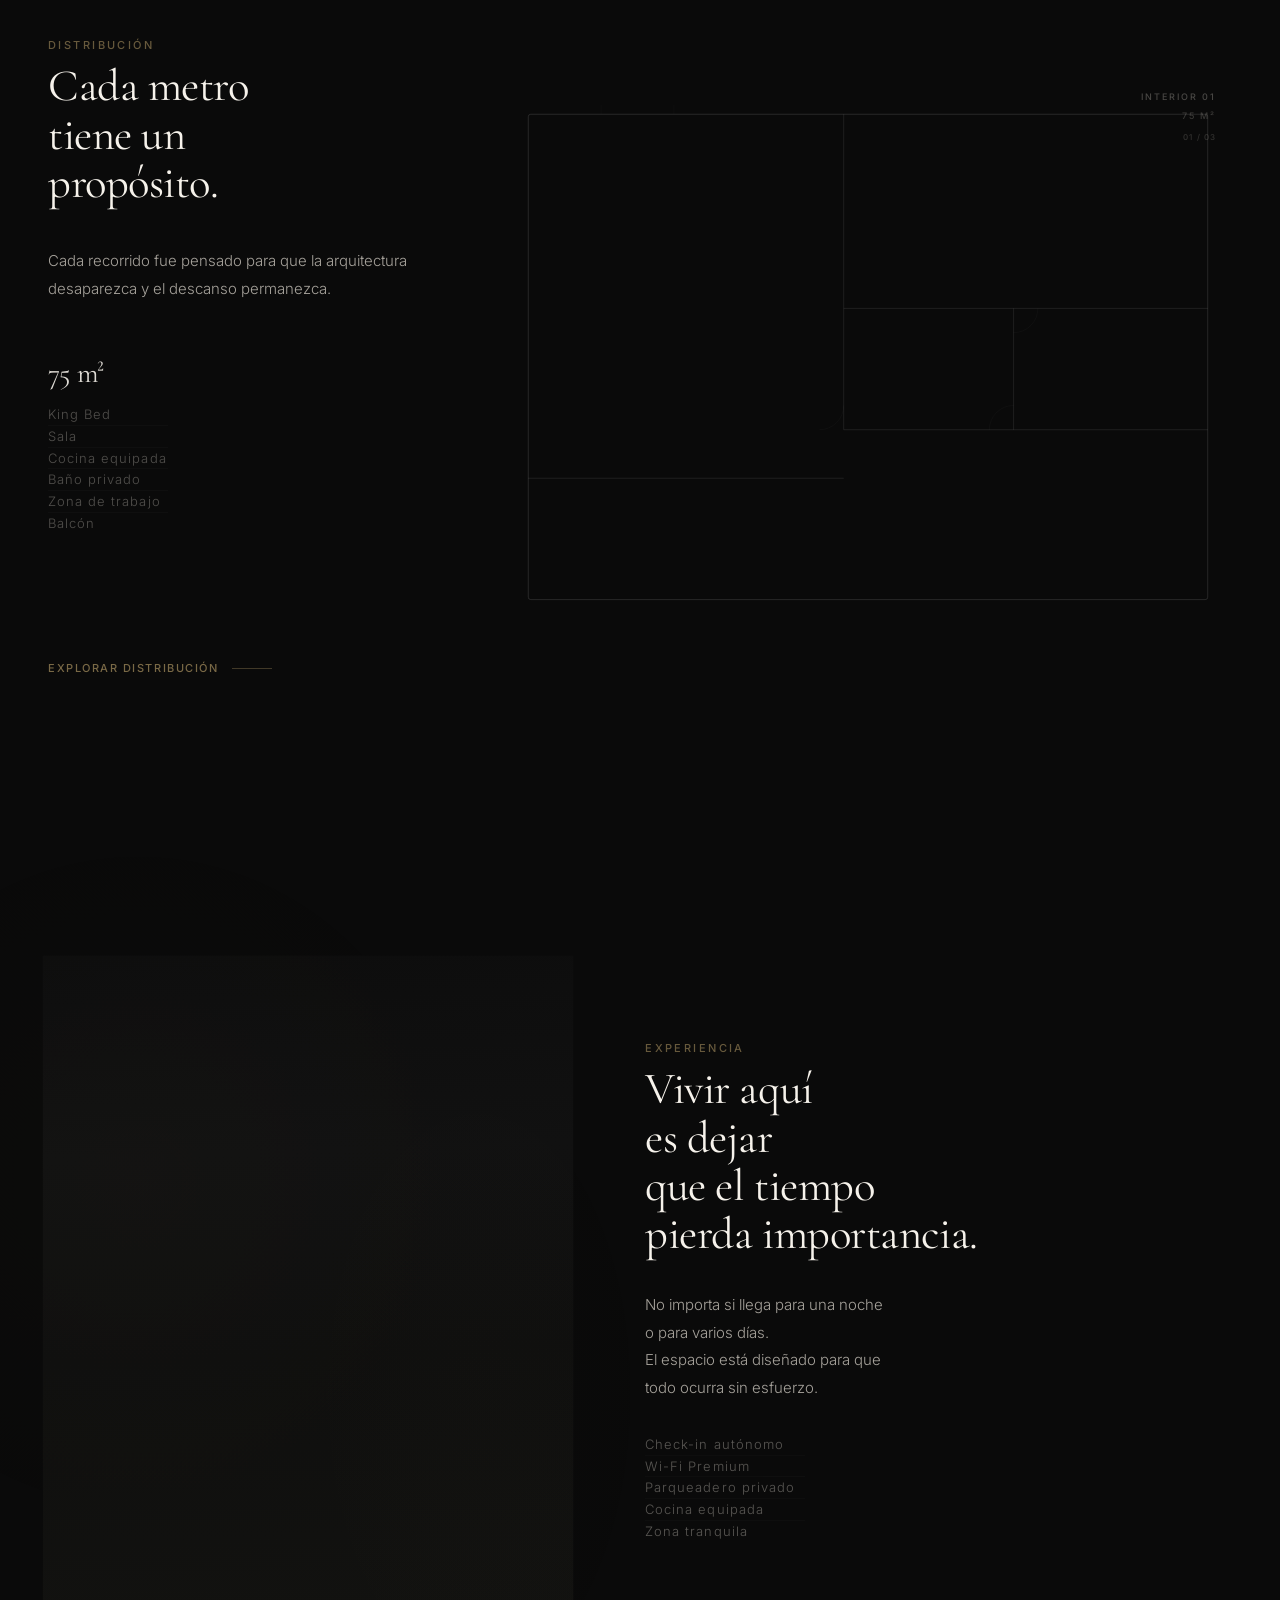
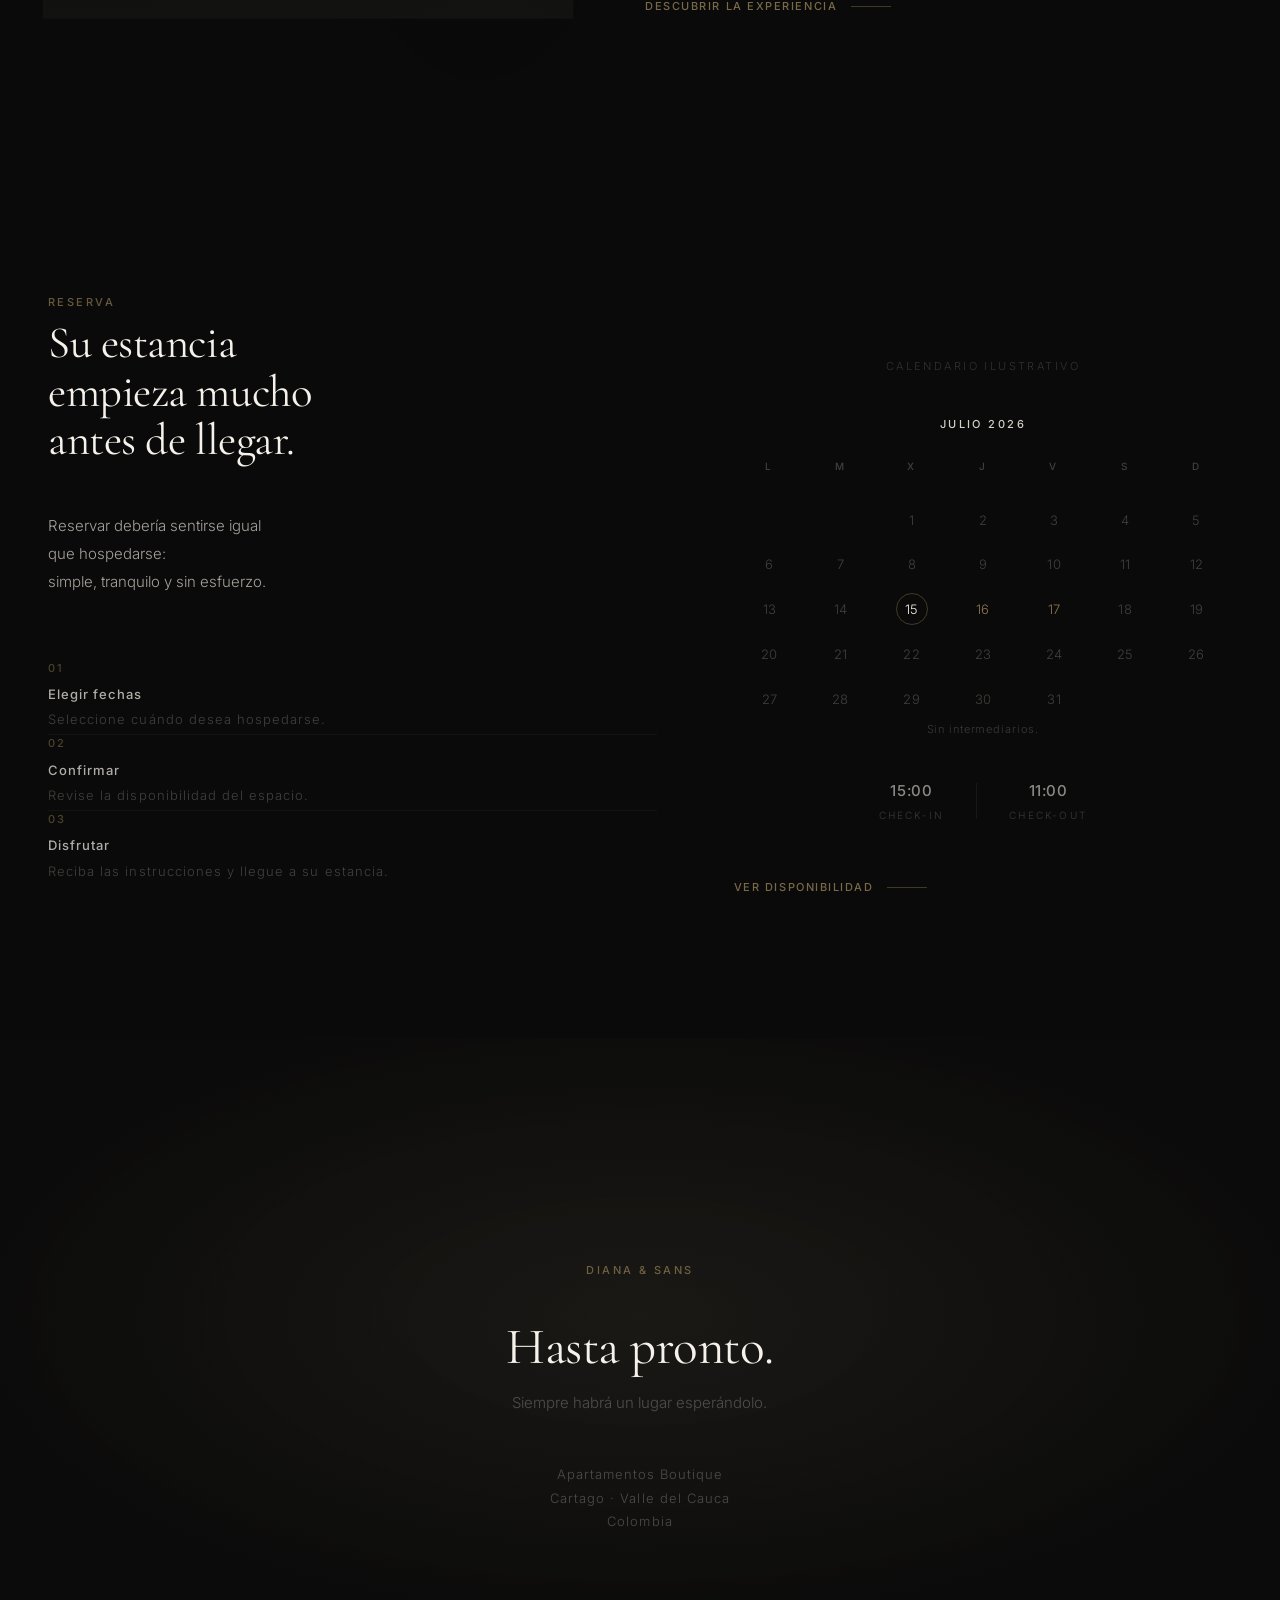
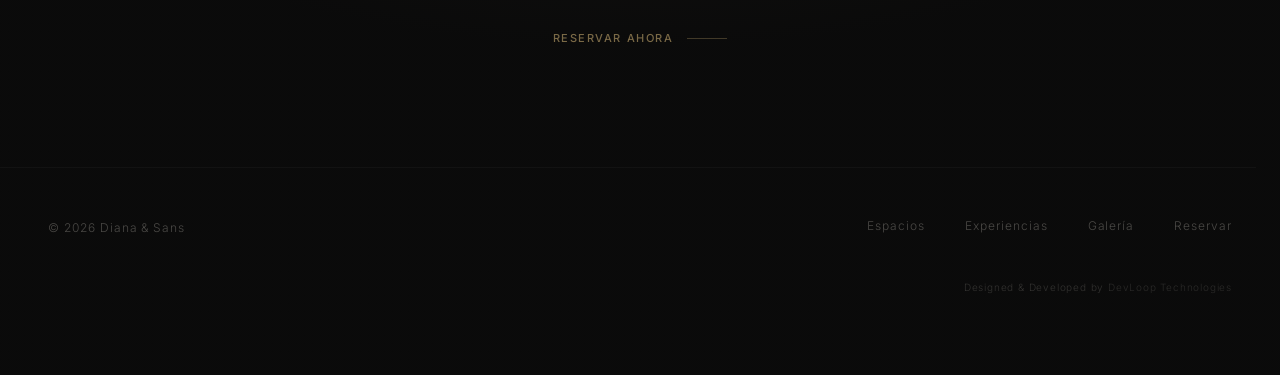
<file: espacios.html>
<!DOCTYPE html>
<html lang="es">
<head>
  <meta charset="UTF-8">
  <meta name="viewport" content="width=device-width, initial-scale=1.0">
  <title>Espacios — Diana & Sans</title>
  <meta name="description" content="Seis apartamentos boutique. Cada uno, una pausa arquitectónica. Cartago, Valle del Cauca.">

  <link rel="preconnect" href="https://fonts.googleapis.com">
  <link rel="preconnect" href="https://fonts.gstatic.com" crossorigin>
  <link href="https://fonts.googleapis.com/css2?family=Cormorant+Garamond:ital,wght@0,400;0,500;0,600;1,400;1,500&family=Inter:wght@300;400;500&display=swap" rel="stylesheet">

  <link rel="stylesheet" href="assets/css/variables.css">
  <link rel="stylesheet" href="assets/css/reset.css">
  <link rel="stylesheet" href="assets/css/typography.css">
  <link rel="stylesheet" href="assets/css/components.css">
  <link rel="stylesheet" href="assets/css/navbar.css">
  <link rel="stylesheet" href="assets/css/hero.css">
  <link rel="stylesheet" href="assets/css/sections.css">
  <link rel="stylesheet" href="assets/css/footer.css">
  <link rel="stylesheet" href="assets/css/responsive.css">
  <link rel="stylesheet" href="assets/css/espacios-page.css">

  <link rel="icon" type="image/svg+xml" href="data:image/svg+xml,<svg xmlns='http://www.w3.org/2000/svg' viewBox='0 0 32 32'><text y='24' font-size='24' font-family='serif' fill='%23B79A63'>D</text></svg>">

  <style>
    [data-hero] {
      opacity: 0;
      transform: translateY(18px);
      transition: opacity 1s cubic-bezier(0.16, 1, 0.3, 1),
                  transform 1s cubic-bezier(0.16, 1, 0.3, 1);
    }
  </style>
</head>
<body>

  <nav class="navbar navbar--visible" role="navigation">
    <div class="navbar__inner">
      <a href="index.html" class="navbar__logo">Diana <span>&</span> Sans</a>
      <div class="navbar__menu">
        <a href="espacios.html" class="navbar__link">Espacios</a>
        <a href="experiencias.html" class="navbar__link">Experiencias</a>
        <a href="galeria.html" class="navbar__link">Galería</a>
        <a href="servicios.html" class="navbar__link">Servicios</a>
      </div>
      <div class="navbar__right">
        <span class="navbar__lang">ES</span>
        <a href="reserva.html" class="navbar__cta">Reservar</a>
      </div>
      <div class="navbar__toggle" aria-label="Menú">
        <span></span>
        <span></span>
        <span></span>
      </div>
    </div>
  </nav>

  <div class="navbar__mobile-menu">
    <a href="espacios.html" class="navbar__link">Espacios</a>
    <a href="experiencias.html" class="navbar__link">Experiencias</a>
    <a href="galeria.html" class="navbar__link">Galería</a>
    <a href="servicios.html" class="navbar__link">Servicios</a>
    <a href="reserva.html" class="btn btn--primary">Reservar</a>
  </div>

  <!-- ======================== -->
  <!-- HERO — Espacios -->
  <!-- ======================== -->
  <section class="es-hero" id="hero">
    <div class="es-hero__bg">
      <div class="es-hero__glow"></div>
    </div>

    <div class="es-hero__watermark" aria-hidden="true">Silencio</div>

    <div class="es-hero__visual">
      <div class="es-hero__image-frame">
        <div class="es-hero__image-placeholder">
          <span class="es-hero__image-label">Interior 01</span>
        </div>
        <div class="es-hero__tag">
          <span class="es-hero__tag-value">75 m²</span>
          <span class="es-hero__tag-desc">Apartamento Boutique</span>
        </div>
      </div>
      <div class="es-hero__micro-tag" data-hero="4">
        <span class="es-hero__micro-line"></span>
        <span class="es-hero__micro-text">Interior I · King Bed · Desde 2 huéspedes</span>
      </div>
    </div>

    <div class="es-hero__content">
      <div class="es-hero__overline-wrap" data-hero="0">
        <span class="es-hero__overline">Espacios</span>
        <div class="es-hero__overline-line"></div>
      </div>

      <h1 class="es-hero__title" data-hero="1">
        No son habitaciones.<br>
        Son espacios donde<br>
        el silencio también<br>
        fue diseñado.
      </h1>

      <p class="es-hero__subtitle" data-hero="2">
        Cada apartamento fue pensado para que<br>
        el descanso ocurra sin esfuerzo.
      </p>

      <a href="#espacios-lista" class="btn btn--cta es-hero__cta" data-hero="3">
        Explorar espacios
        <span class="btn__arrow"></span>
      </a>
    </div>
  </section>


  <!-- ================================================================
       APT 01 — Interior 01: Editorial 38/62. Photo protagonist.
       ================================================================ -->
  <section class="apt-editorial" data-reveal id="espacios-lista">
    <div class="apt-editorial__inner">

      <!-- Left column: text -->
      <div class="apt-editorial__text">
        <span class="apt-editorial__overline">Interior 01</span>
        <h2 class="apt-editorial__title">
          75 m²<br>
          de <em>calma.</em>
        </h2>
        <p class="apt-editorial__copy">
          Un apartamento boutique donde cada elemento fue pensado para desaparecer y permitir que el descanso sea el verdadero protagonista.
        </p>
        <ul class="apt-editorial__features">
          <li>King Bed</li>
          <li>Wi-Fi Premium</li>
          <li>Cocina equipada</li>
          <li>Smart TV 55"</li>
          <li>Check-in autónomo</li>
        </ul>
        <a href="#" class="apt-editorial__cta">
          Ver este espacio
          <span class="apt-editorial__cta-line"></span>
        </a>
      </div>

      <!-- Right column: image -->
      <div class="apt-editorial__image-col">
        <span class="apt-editorial__counter">01 / 03</span>
        <div class="apt-editorial__image">
          <div class="apt-editorial__image-placeholder"></div>
        </div>
        <div class="apt-editorial__ficha">
          <div class="apt-editorial__ficha-line"></div>
          <span class="apt-editorial__ficha-name">Interior 01</span>
          <span class="apt-editorial__ficha-specs">75 m² · Apartamento Boutique</span>
        </div>
      </div>

    </div>
  </section>

  <!-- ================================================================
       GALLERY PREVIEW — Editorial composition, photo stack.
       ================================================================ -->
  <section class="gallery-preview" id="gallery-preview" data-reveal>
    <div class="gallery-preview__inner">

      <!-- Watermark — giant word behind -->
      <span class="gallery-preview__watermark">Silencio</span>

      <!-- Left column: text -->
      <div class="gallery-preview__text">
        <span class="gallery-preview__overline">Galería</span>
        <h2 class="gallery-preview__title">
          Cada rincón<br>
          merece<br>
          su propio<br>
          silencio.
        </h2>
        <span class="gallery-preview__label">03 Fotografías · Interior 01</span>
        <p class="gallery-preview__copy">
          La belleza aquí no busca llamar la atención.<br>
          Busca dejar espacio para el silencio.
        </p>
        <a href="#" class="gallery-preview__cta">
          Explorar galería
          <span class="gallery-preview__cta-line"></span>
        </a>
      </div>

      <!-- Right column: stacked photos with narrative -->
      <div class="gallery-preview__stack">
        <div class="gallery-preview__photo gallery-preview__photo--1">
          <div class="gallery-preview__photo-placeholder"></div>
          <span class="gallery-preview__photo-caption">Sala</span>
          <span class="gallery-preview__photo-detail">
            Interior Boutique<br>
            75 m²
          </span>
        </div>
        <div class="gallery-preview__photo gallery-preview__photo--2">
          <div class="gallery-preview__photo-placeholder"></div>
          <span class="gallery-preview__photo-caption">Dormitorio</span>
        </div>
        <div class="gallery-preview__photo gallery-preview__photo--3">
          <div class="gallery-preview__photo-placeholder"></div>
          <span class="gallery-preview__photo-caption">Cocina</span>
        </div>
      </div>

    </div>
  </section>

  <!-- DISTRIBUCIÓN — Architectural Floor Plan -->
  <section class="distribucion">
    <div class="distribucion__inner">

      <!-- Left column: editorial text -->
      <div class="distribucion__content">
        <span class="distribucion__overline" data-distribucion>Distribución</span>

        <h2 class="distribucion__title" data-distribucion>
          Cada metro<br>
          tiene un<br>
          propósito.
        </h2>

        <p class="distribucion__copy" data-distribucion>
          Cada recorrido fue pensado para que la arquitectura desaparezca y el descanso permanezca.
        </p>

        <div class="distribucion__specs" data-distribucion>
          <span class="distribucion__spec-highlight">75 m²</span>
        </div>

        <ul class="distribucion__features" data-distribucion id="distribucion-features">
          <li class="distribucion__feature">King Bed</li>
          <li class="distribucion__feature">Sala</li>
          <li class="distribucion__feature">Cocina equipada</li>
          <li class="distribucion__feature">Baño privado</li>
          <li class="distribucion__feature">Zona de trabajo</li>
          <li class="distribucion__feature">Balcón</li>
        </ul>

        <a href="#interior-01" class="distribucion__cta" data-distribucion>
          <span class="distribucion__cta-text">Explorar distribución</span>
          <span class="distribucion__cta-line"></span>
        </a>
      </div>

      <!-- Right column: architectural floor plan SVG -->
      <div class="distribucion__plan" data-distribucion>

        <!-- Editorial detail — top-right corner -->
        <div class="distribucion__plan-detail">
          <span class="distribucion__plan-detail-name">Interior 01</span>
          <span class="distribucion__plan-detail-size">75 m²</span>
          <span class="distribucion__plan-detail-counter">01 / 03</span>
        </div>

        <svg class="distribucion__svg" viewBox="0 0 600 440" fill="none" xmlns="http://www.w3.org/2000/svg">

          <!-- Outer walls -->
          <rect class="distribucion__walls" x="20" y="20" width="560" height="400" rx="2"/>

          <!-- Inner partition lines -->
          <line class="distribucion__line distribucion__line--draw" x1="280" y1="20" x2="280" y2="280"/>
          <line class="distribucion__line distribucion__line--draw" x1="280" y1="280" x2="580" y2="280"/>
          <line class="distribucion__line distribucion__line--draw" x1="280" y1="180" x2="580" y2="180"/>
          <line class="distribucion__line distribucion__line--draw" x1="420" y1="180" x2="420" y2="280"/>
          <line class="distribucion__line distribucion__line--draw" x1="20" y1="320" x2="280" y2="320"/>

          <!-- Door arcs -->
          <path class="distribucion__line distribucion__line--draw distribucion__line--thin" d="M 280 260 A 20 20 0 0 1 260 280"/>
          <path class="distribucion__line distribucion__line--draw distribucion__line--thin" d="M 420 200 A 20 20 0 0 0 440 180"/>
          <path class="distribucion__line distribucion__line--draw distribucion__line--thin" d="M 400 280 A 20 20 0 0 1 420 260"/>

          <!-- Window marks (small tick marks on outer walls) -->
          <line class="distribucion__line distribucion__line--draw distribucion__line--thin" x1="80" y1="20" x2="80" y2="12"/>
          <line class="distribucion__line distribucion__line--draw distribucion__line--thin" x1="140" y1="20" x2="140" y2="12"/>
          <line class="distribucion__line distribucion__line--draw distribucion__line--thin" x1="200" y1="20" x2="200" y2="12"/>
          <line class="distribucion__line distribucion__line--draw distribucion__line--thin" x1="490" y1="20" x2="490" y2="12"/>
          <line class="distribucion__line distribucion__line--draw distribucion__line--thin" x1="580" y1="80" x2="588" y2="80"/>
          <line class="distribucion__line distribucion__line--draw distribucion__line--thin" x1="580" y1="130" x2="588" y2="130"/>

          <!-- Zones (hover areas — transparent fill) -->
          <rect class="distribucion__zone" data-zone="habitacion" x="22" y="22" width="256" height="296" rx="1"/>
          <rect class="distribucion__zone" data-zone="sala" x="282" y="22" width="296" height="156" rx="1"/>
          <rect class="distribucion__zone" data-zone="cocina" x="282" y="182" width="136" height="96" rx="1"/>
          <rect class="distribucion__zone" data-zone="bano" x="422" y="182" width="156" height="96" rx="1"/>
          <rect class="distribucion__zone" data-zone="balcon" x="22" y="322" width="256" height="96" rx="1"/>

          <!-- Zone labels -->
          <text class="distribucion__label" x="150" y="170" data-label="habitacion">Habitación</text>
          <text class="distribucion__label" x="430" y="105" data-label="sala">Sala</text>
          <text class="distribucion__label" x="350" y="235" data-label="cocina">Cocina</text>
          <text class="distribucion__label" x="500" y="235" data-label="bano">Baño</text>
          <text class="distribucion__label" x="150" y="375" data-label="balcon">Balcón</text>

        </svg>
      </div>

    </div>
  </section>

  <!-- ======================== -->
  <!-- EXPERIENCIA — Emotional Pause -->
  <!-- ======================== -->
  <section class="experiencia-pause">
    <div class="experiencia-pause__inner">

      <!-- Left: large photograph -->
      <div class="experiencia-pause__image-col">
        <div class="experiencia-pause__image">
          <div class="experiencia-pause__image-placeholder"></div>
        </div>
      </div>

      <!-- Right: editorial text -->
      <div class="experiencia-pause__content">
        <span class="experiencia-pause__overline">Experiencia</span>

        <h2 class="experiencia-pause__title">
          Vivir aquí<br>
          es dejar<br>
          que el tiempo<br>
          pierda importancia.
        </h2>

        <p class="experiencia-pause__copy">
          No importa si llega para una noche<br>
          o para varios días.<br>
          El espacio está diseñado para que<br>
          todo ocurra sin esfuerzo.
        </p>

        <ul class="experiencia-pause__list">
          <li class="experiencia-pause__item">Check-in autónomo</li>
          <li class="experiencia-pause__item">Wi-Fi Premium</li>
          <li class="experiencia-pause__item">Parqueadero privado</li>
          <li class="experiencia-pause__item">Cocina equipada</li>
          <li class="experiencia-pause__item">Zona tranquila</li>
        </ul>

        <a href="#experiencias" class="experiencia-pause__cta">
          <span class="experiencia-pause__cta-text">Descubrir la experiencia</span>
          <span class="experiencia-pause__cta-line"></span>
        </a>
      </div>

    </div>
  </section>

  <!-- RESERVA — Editorial Booking -->
  <section class="reserva">
    <div class="reserva__inner">

      <!-- Left: editorial text -->
      <div class="reserva__content">
        <span class="reserva__overline">Reserva</span>

        <h2 class="reserva__title">
          Su estancia<br>
          empieza mucho<br>
          antes de llegar.
        </h2>

        <p class="reserva__copy">
          Reservar debería sentirse igual<br>
          que hospedarse:<br>
          simple, tranquilo y sin esfuerzo.
        </p>

        <ol class="reserva__steps">
          <li class="reserva__step">
            <span class="reserva__step-number">01</span>
            <span class="reserva__step-title">Elegir fechas</span>
            <span class="reserva__step-desc">Seleccione cuándo desea hospedarse.</span>
          </li>
          <li class="reserva__step">
            <span class="reserva__step-number">02</span>
            <span class="reserva__step-title">Confirmar</span>
            <span class="reserva__step-desc">Revise la disponibilidad del espacio.</span>
          </li>
          <li class="reserva__step">
            <span class="reserva__step-number">03</span>
            <span class="reserva__step-title">Disfrutar</span>
            <span class="reserva__step-desc">Reciba las instrucciones y llegue a su estancia.</span>
          </li>
        </ol>
      </div>

      <!-- Right: editorial calendar -->
      <div class="reserva__calendar-col">
        <p class="reserva__calendar-label">Calendario ilustrativo</p>
        <div class="reserva__calendar">
          <div class="reserva__calendar-header">
            <span class="reserva__calendar-month">Julio 2026</span>
          </div>
          <div class="reserva__calendar-weekdays">
            <span>L</span><span>M</span><span>X</span><span>J</span><span>V</span><span>S</span><span>D</span>
          </div>
          <div class="reserva__calendar-grid">
            <span class="reserva__calendar-day reserva__calendar-day--empty"></span>
            <span class="reserva__calendar-day reserva__calendar-day--empty"></span>
            <span class="reserva__calendar-day">1</span>
            <span class="reserva__calendar-day">2</span>
            <span class="reserva__calendar-day">3</span>
            <span class="reserva__calendar-day">4</span>
            <span class="reserva__calendar-day">5</span>
            <span class="reserva__calendar-day">6</span>
            <span class="reserva__calendar-day">7</span>
            <span class="reserva__calendar-day">8</span>
            <span class="reserva__calendar-day">9</span>
            <span class="reserva__calendar-day">10</span>
            <span class="reserva__calendar-day">11</span>
            <span class="reserva__calendar-day">12</span>
            <span class="reserva__calendar-day">13</span>
            <span class="reserva__calendar-day">14</span>
            <span class="reserva__calendar-day reserva__calendar-day--selected">15</span>
            <span class="reserva__calendar-day reserva__calendar-day--active">16</span>
            <span class="reserva__calendar-day reserva__calendar-day--active">17</span>
            <span class="reserva__calendar-day">18</span>
            <span class="reserva__calendar-day">19</span>
            <span class="reserva__calendar-day">20</span>
            <span class="reserva__calendar-day">21</span>
            <span class="reserva__calendar-day">22</span>
            <span class="reserva__calendar-day">23</span>
            <span class="reserva__calendar-day">24</span>
            <span class="reserva__calendar-day">25</span>
            <span class="reserva__calendar-day">26</span>
            <span class="reserva__calendar-day">27</span>
            <span class="reserva__calendar-day">28</span>
            <span class="reserva__calendar-day">29</span>
            <span class="reserva__calendar-day">30</span>
            <span class="reserva__calendar-day">31</span>
          </div>
          <p class="reserva__calendar-note">Sin intermediarios.</p>
        </div>

        <div class="reserva__checkin">
          <span class="reserva__checkin-block">
            <span class="reserva__checkin-time">15:00</span>
            <span class="reserva__checkin-label">Check-in</span>
          </span>
          <span class="reserva__checkin-divider"></span>
          <span class="reserva__checkin-block">
            <span class="reserva__checkin-time">11:00</span>
            <span class="reserva__checkin-label">Check-out</span>
          </span>
        </div>

        <a href="reserva.html" class="reserva__cta">
          <span class="reserva__cta-text">Ver disponibilidad</span>
          <span class="reserva__cta-line"></span>
        </a>
      </div>

    </div>
  </section>

  <!-- FOOTER — Last Silence -->
  <footer class="site-footer">

    <div class="site-footer__inner">

      <!-- Emotional closing -->
      <div class="site-footer__closing">
        <span class="site-footer__brand">Diana & Sans</span>
        <h2 class="site-footer__title">Hasta pronto.</h2>
      <p class="site-footer__subtitle">Siempre habrá un lugar esperándolo.</p>
        <p class="site-footer__location">
          Apartamentos Boutique<br>
          Cartago · Valle del Cauca<br>
          Colombia
        </p>
        <a href="reserva.html" class="site-footer__cta">
          <span class="site-footer__cta-text">Reservar ahora</span>
          <span class="site-footer__cta-line"></span>
        </a>
      </div>

      <!-- Divider -->
      <div class="site-footer__divider"></div>

      <!-- Bottom row -->
      <div class="site-footer__bottom">
        <span class="site-footer__copyright">&copy; 2026 Diana & Sans</span>
        <nav class="site-footer__nav">
          <a href="#espacios" class="site-footer__link">Espacios</a>
          <a href="#experiencias" class="site-footer__link">Experiencias</a>
          <a href="#galeria" class="site-footer__link">Galería</a>
          <a href="reserva.html" class="site-footer__link">Reservar</a>
        </nav>
      </div>

      <!-- DevLoop credit -->
      <div class="site-footer__credit">
        Designed &amp; Developed by <span>DevLoop Technologies</span>
      </div>

    </div>
  </footer>

  <script src="assets/js/main.js"></script>
</body>
</html>
</file>
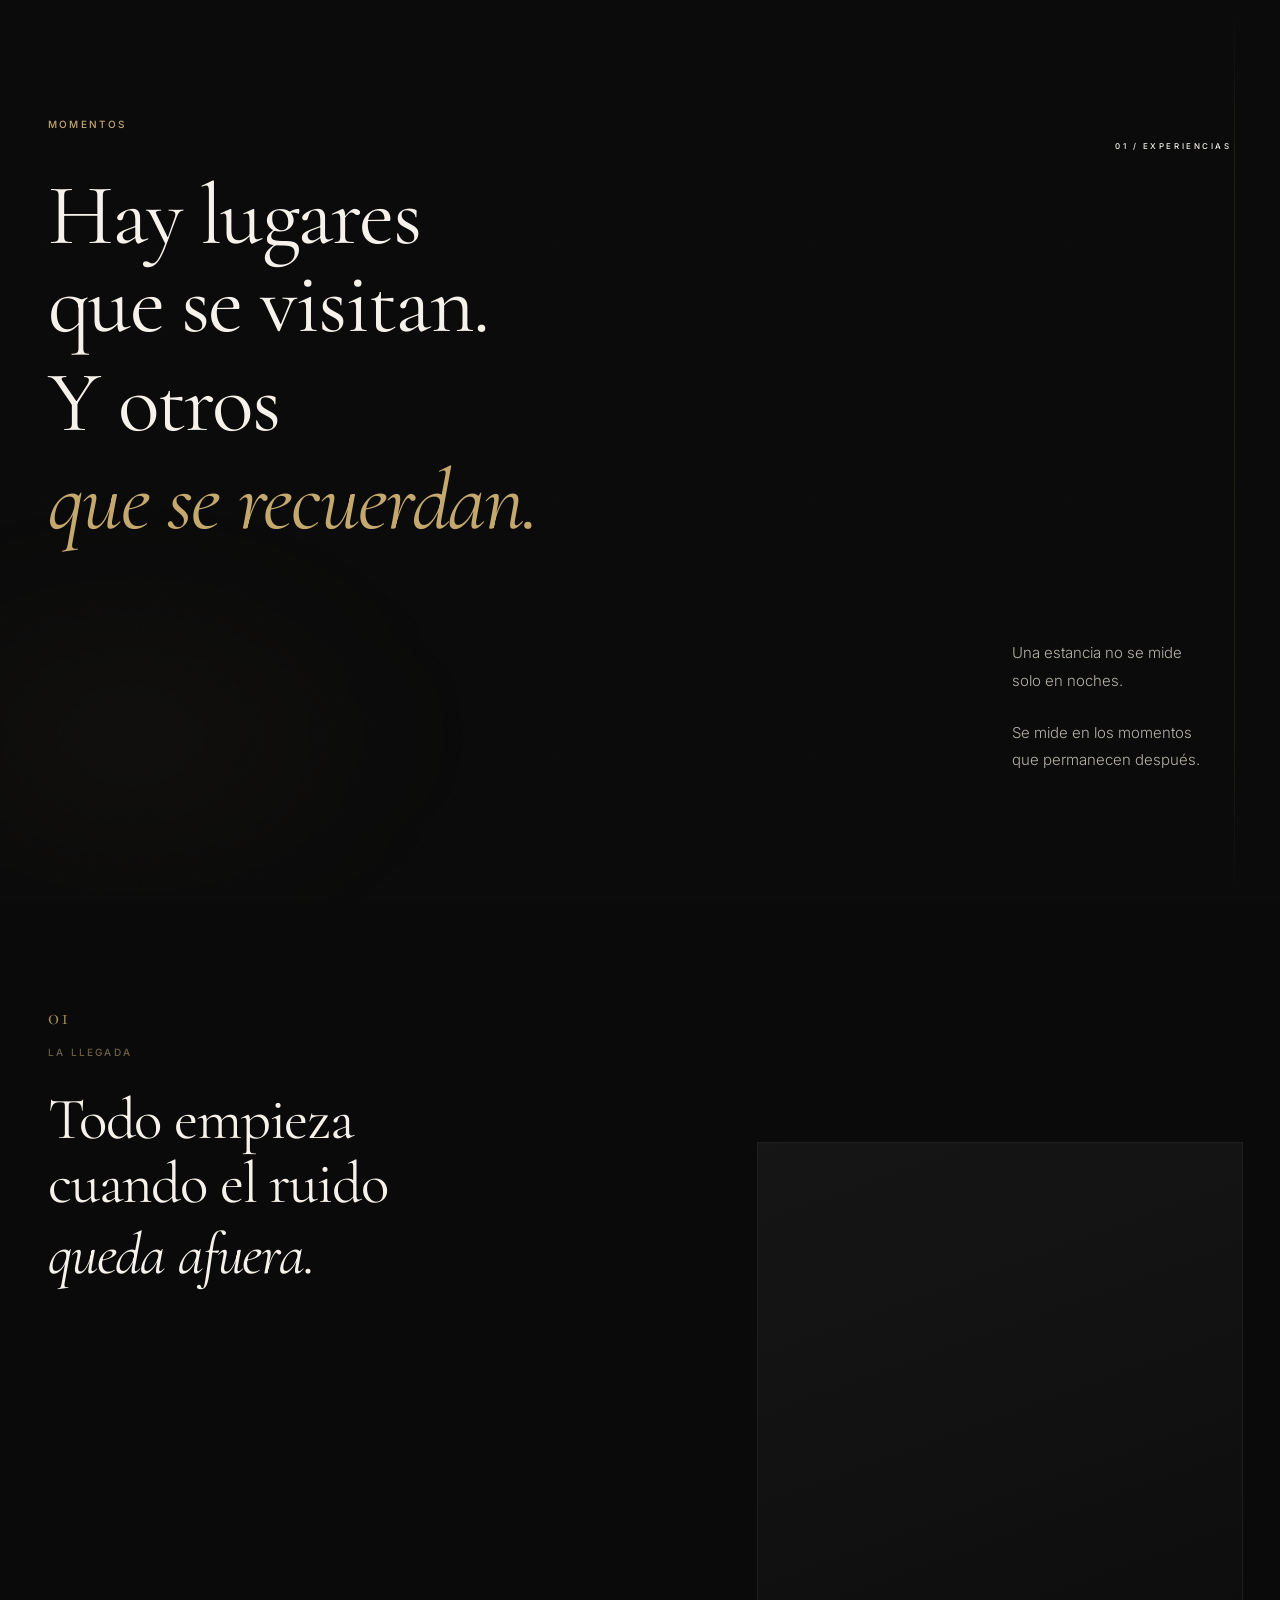
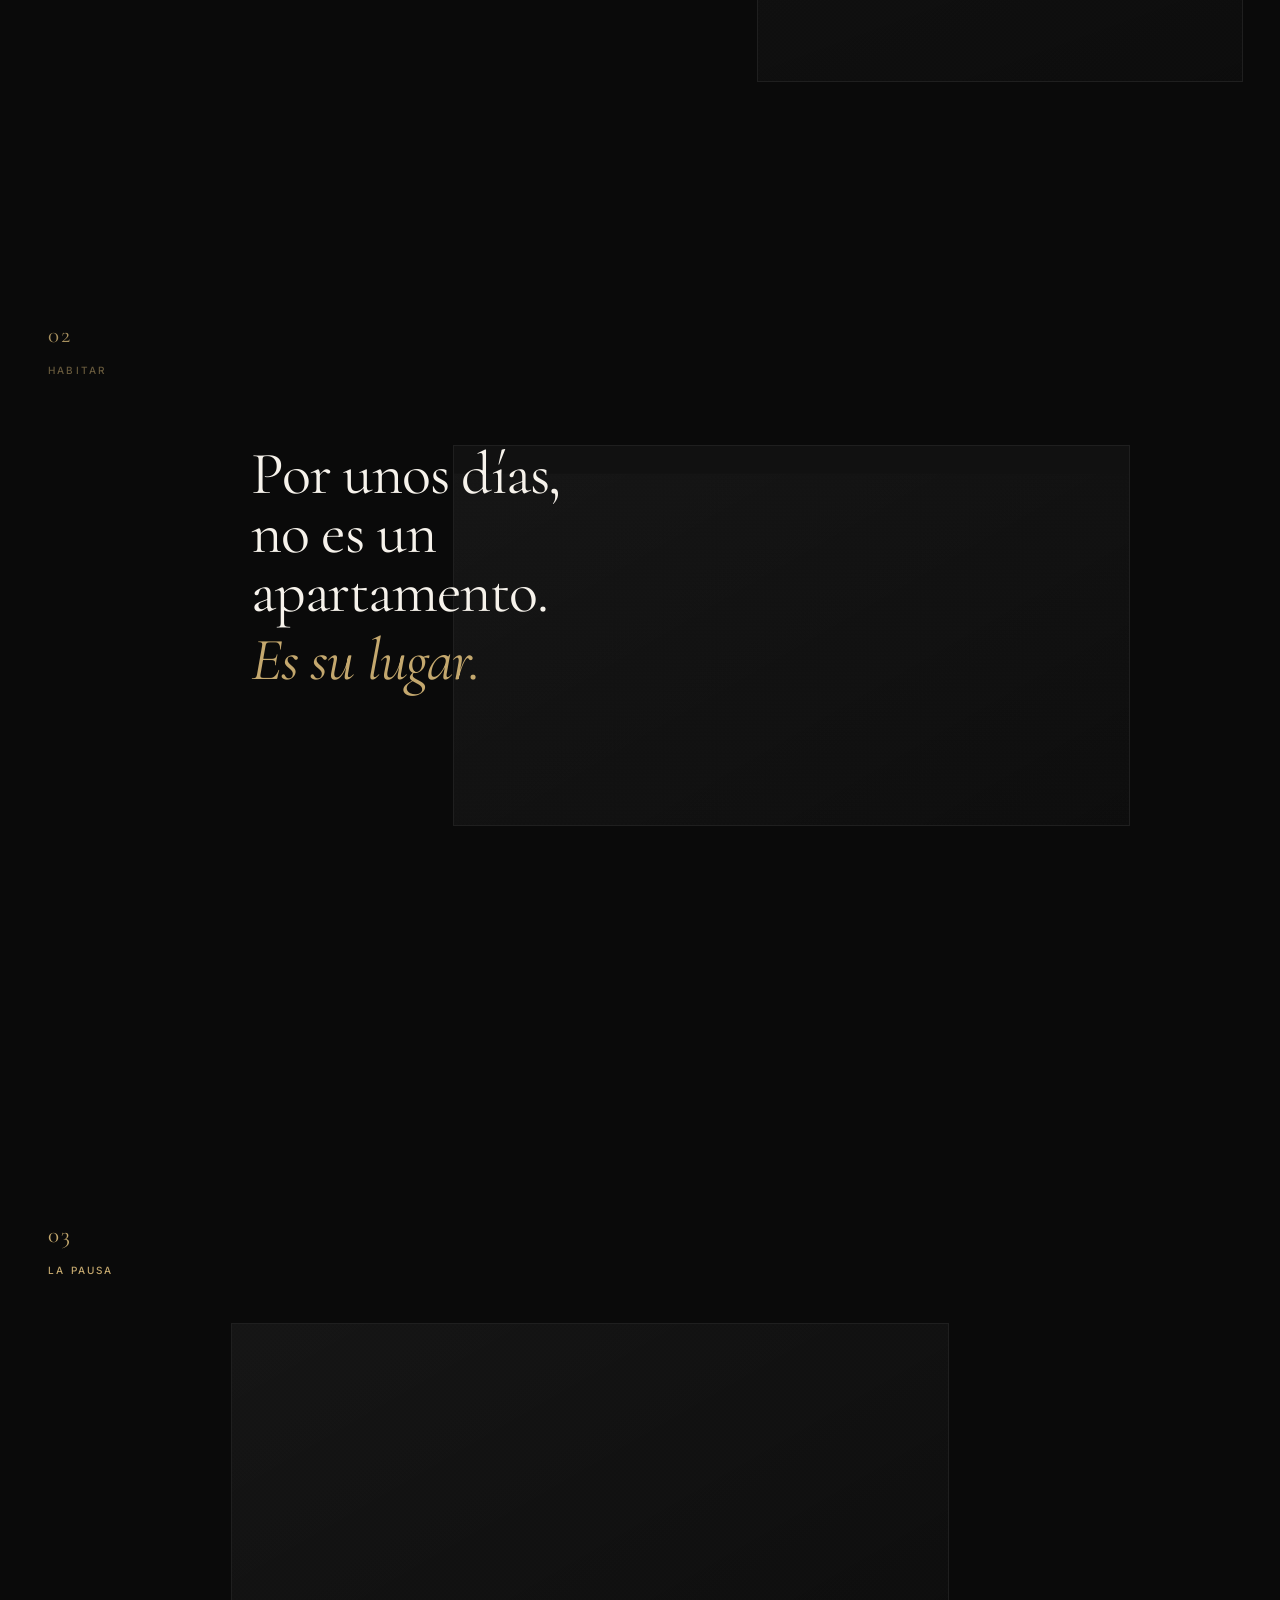
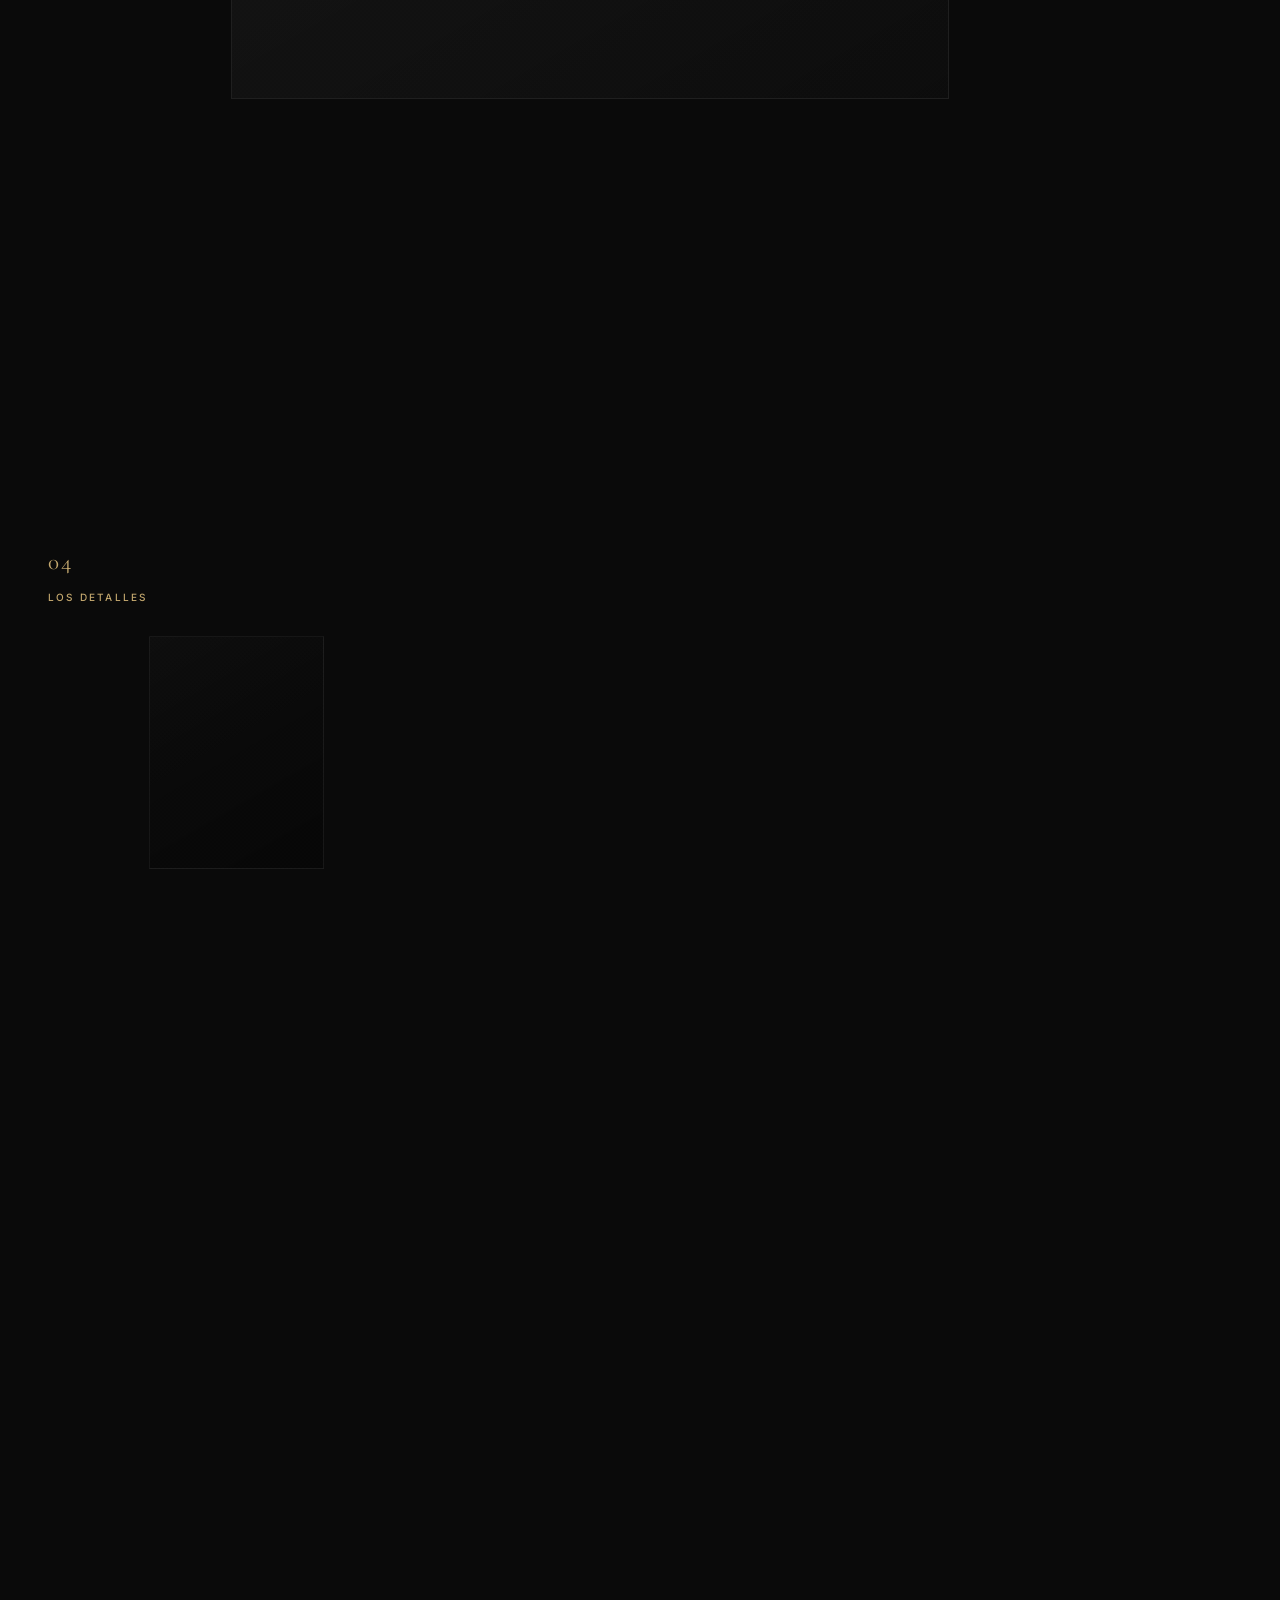
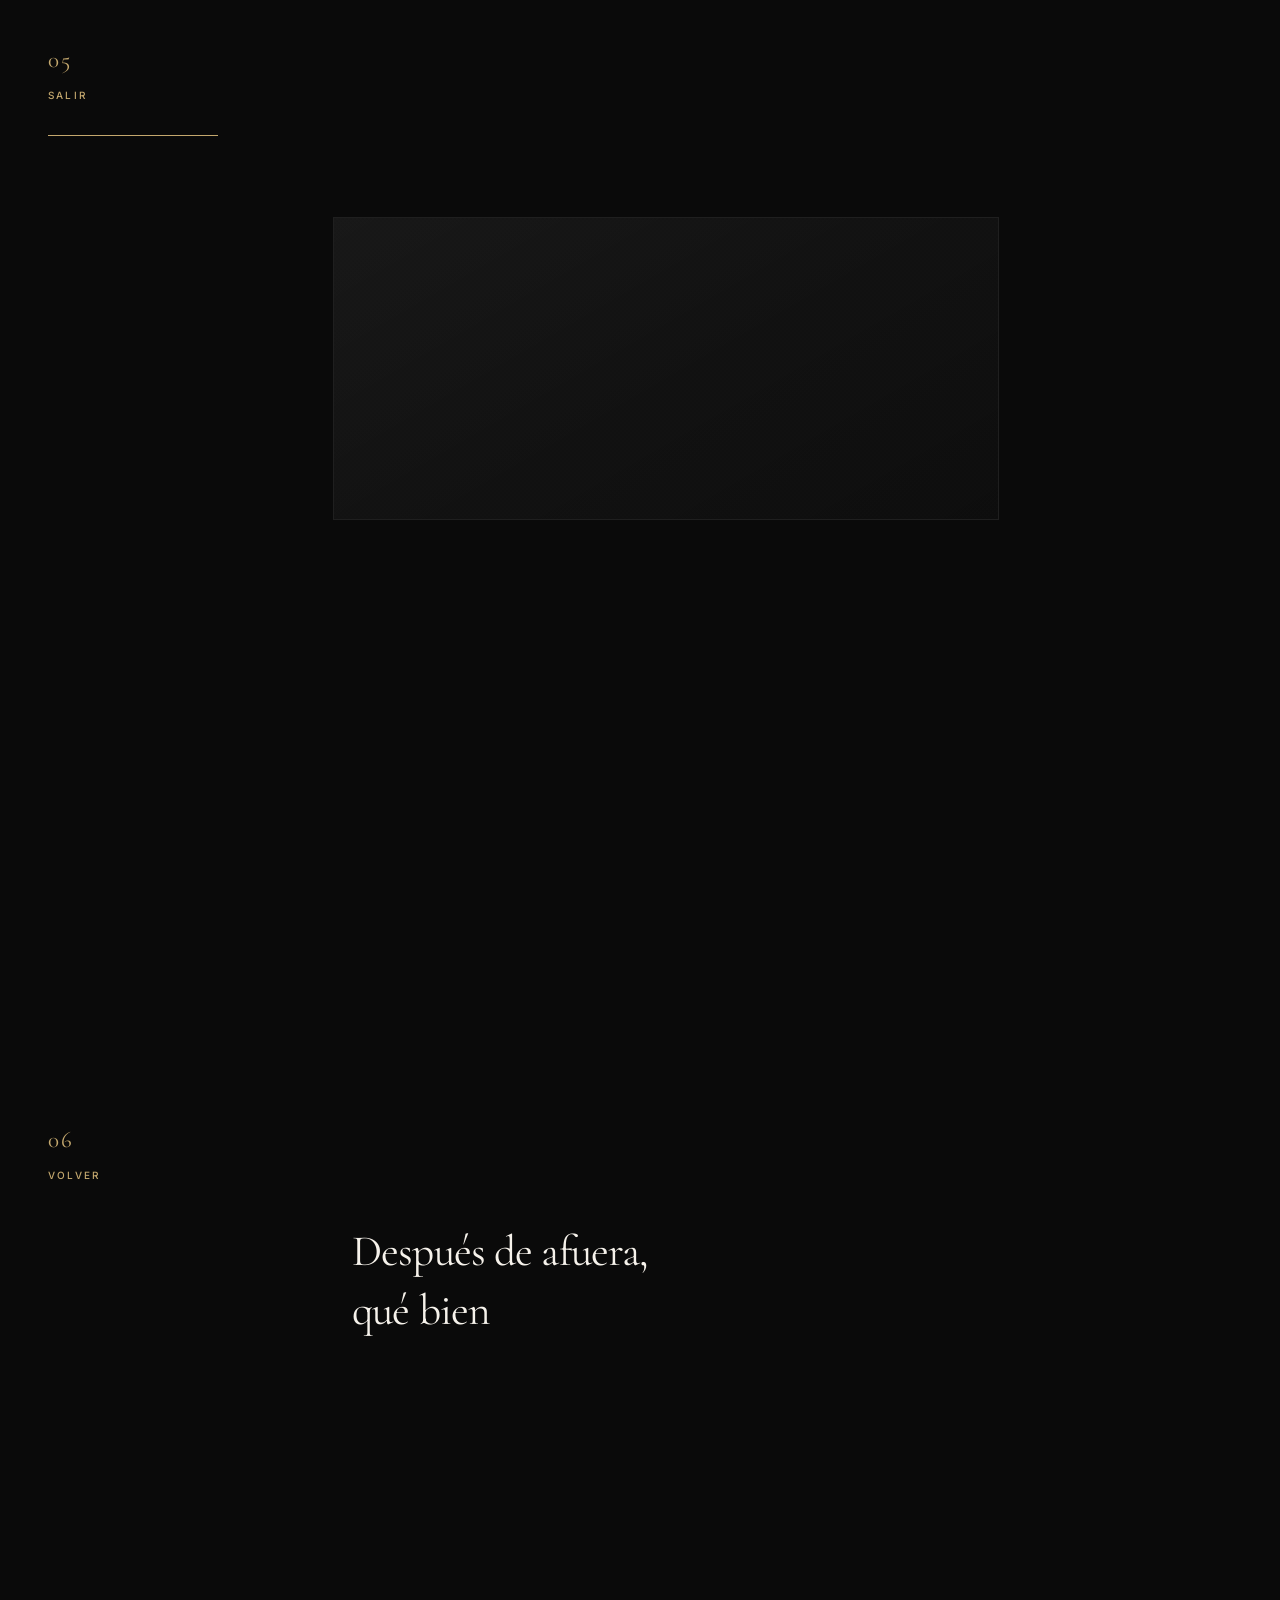
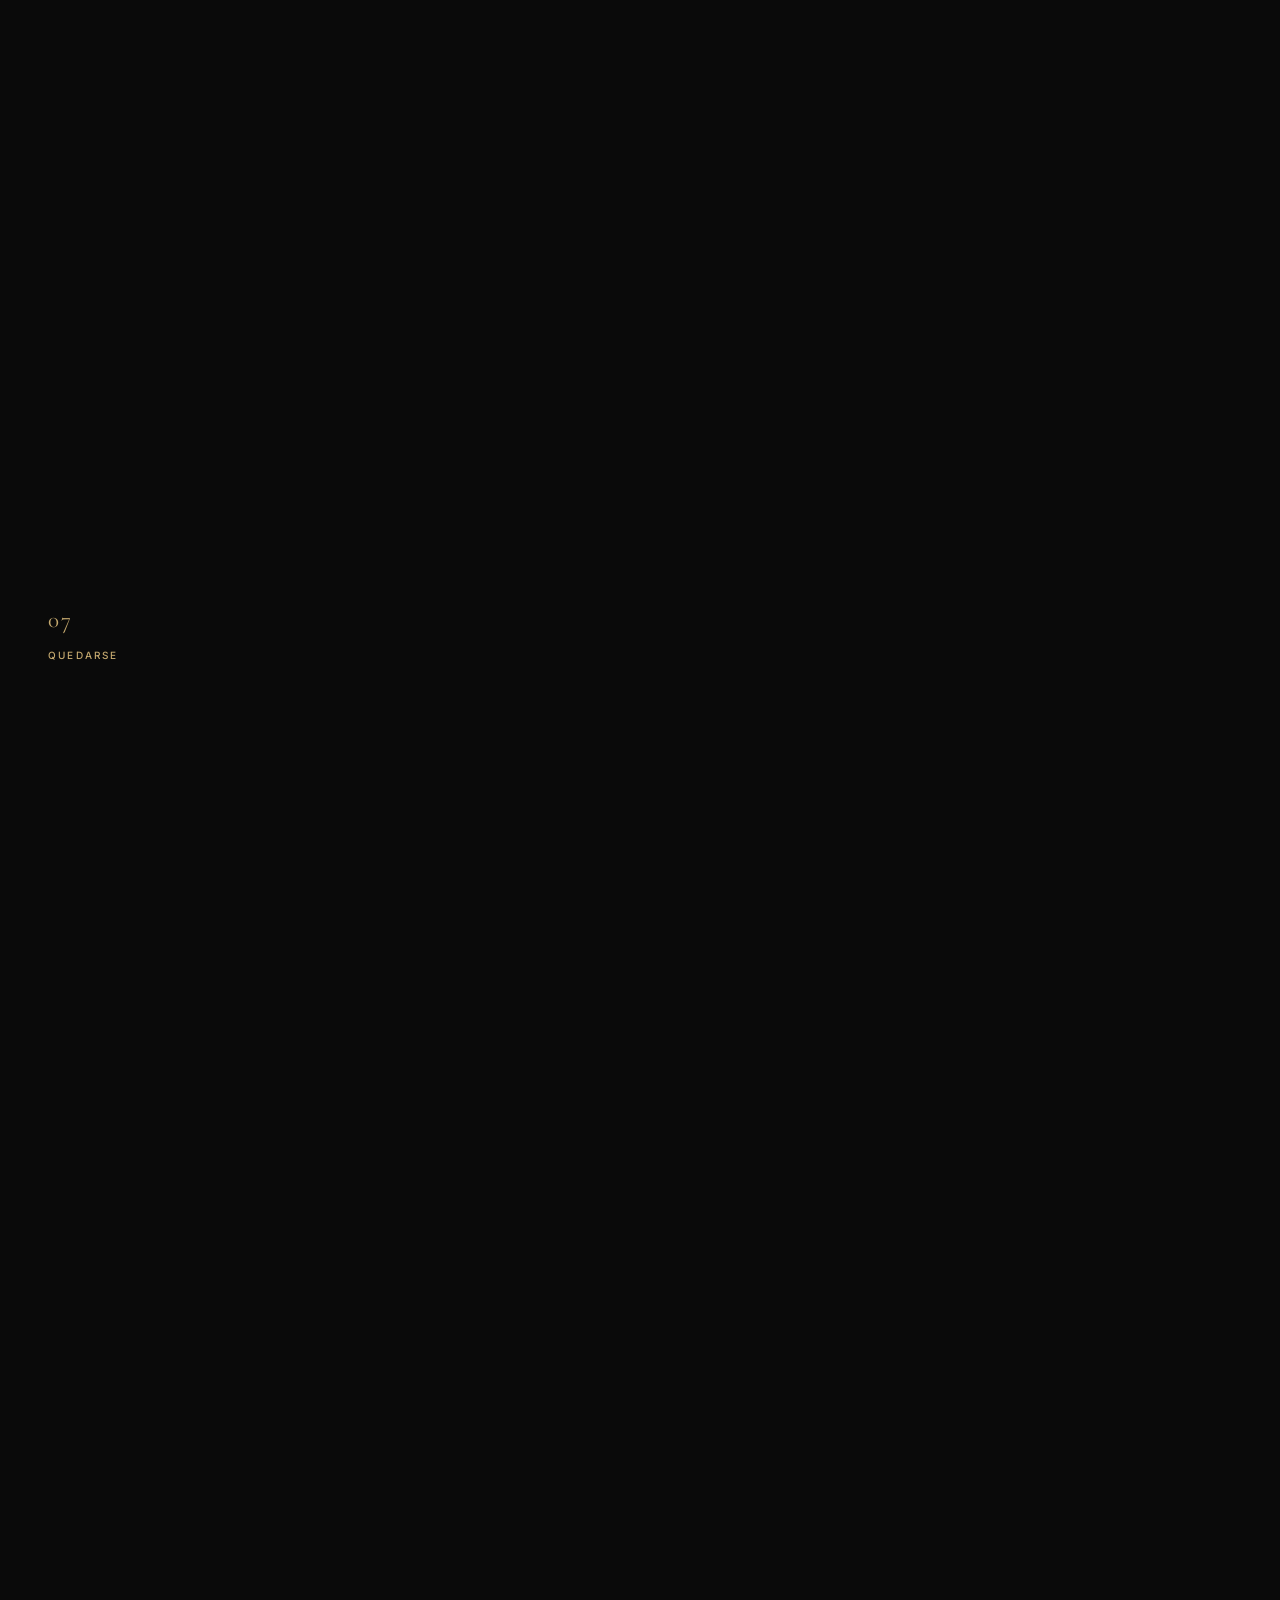
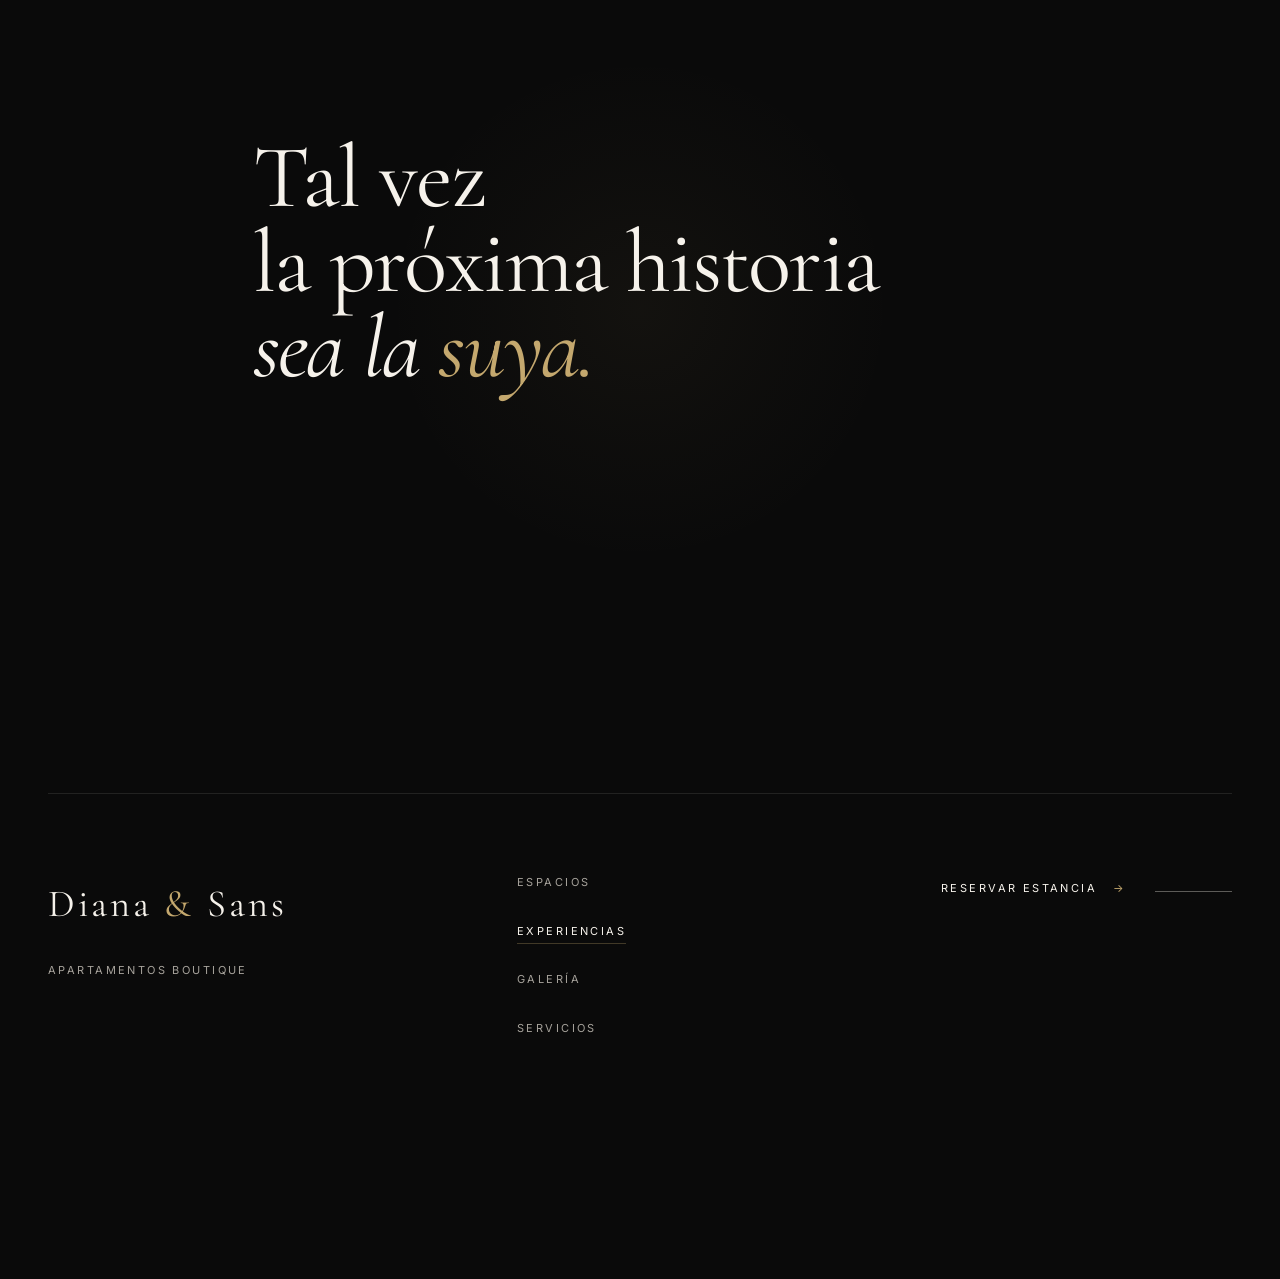
<file: experiencias.html>
<!DOCTYPE html>
<html lang="es">
<head>
  <meta charset="UTF-8">
  <meta name="viewport" content="width=device-width, initial-scale=1.0">
  <title>Experiencias — Diana & Sans</title>
  <meta name="description" content="Momentos. Una estancia no se mide solo en noches. Boutique en Cartago, Valle del Cauca.">

  <link rel="preconnect" href="https://fonts.googleapis.com">
  <link rel="preconnect" href="https://fonts.gstatic.com" crossorigin>
  <link href="https://fonts.googleapis.com/css2?family=Cormorant+Garamond:ital,wght@0,400;0,500;0,600;1,400;1,500&family=Inter:wght@300;400;500&display=swap" rel="stylesheet">

  <link rel="stylesheet" href="assets/css/variables.css">
  <link rel="stylesheet" href="assets/css/reset.css">
  <link rel="stylesheet" href="assets/css/typography.css">
  <link rel="stylesheet" href="assets/css/components.css">
  <link rel="stylesheet" href="assets/css/navbar.css">
  <link rel="stylesheet" href="assets/css/responsive.css">
  <link rel="stylesheet" href="assets/css/experiencias-page.css">

  <link rel="icon" type="image/svg+xml" href="data:image/svg+xml,<svg xmlns='http://www.w3.org/2000/svg' viewBox='0 0 32 32'><text y='24' font-size='24' font-family='serif' fill='%23B79A63'>D</text></svg>">
</head>
<body>

  <!-- NAVBAR GLOBAL -->
  <nav class="navbar navbar--visible" role="navigation">
    <div class="navbar__inner">
      <a href="index.html" class="navbar__logo">Diana <span>&</span> Sans</a>
      <div class="navbar__menu">
        <a href="espacios.html" class="navbar__link">Espacios</a>
        <a href="experiencias.html" class="navbar__link">Experiencias</a>
        <a href="galeria.html" class="navbar__link">Galería</a>
        <a href="servicios.html" class="navbar__link">Servicios</a>
      </div>
      <div class="navbar__right">
        <span class="navbar__lang">ES</span>
        <a href="reserva.html" class="navbar__cta">Reservar</a>
      </div>
      <div class="navbar__toggle" aria-label="Menú">
        <span></span>
        <span></span>
        <span></span>
      </div>
    </div>
  </nav>

  <div class="navbar__mobile-menu">
    <a href="espacios.html" class="navbar__link">Espacios</a>
    <a href="experiencias.html" class="navbar__link">Experiencias</a>
    <a href="galeria.html" class="navbar__link">Galería</a>
    <a href="servicios.html" class="navbar__link">Servicios</a>
    <a href="reserva.html" class="btn btn--primary">Reservar</a>
  </div>

  <!-- ================================================================
       HERO — MOMENTOS
       Editorial boutique. Memoria y momentos.
       Composición deliberadamente asimétrica.
       ================================================================ -->
  <section class="mom-hero" id="hero">

    <!-- Fondo: negro profundo + textura papel + grano -->
    <div class="mom-hero__bg" aria-hidden="true"></div>

    <!-- Glow cálido tenue, asimétrico, desde el extremo inferior izquierdo -->
    <div class="mom-hero__glow" aria-hidden="true"></div>

    <!-- Capa de fotografía futura — lista para aceptar imagen sin reconstruir el layout -->
    <div class="mom-hero__photo" aria-hidden="true"></div>

    <!-- Eje editorial — única intervención gráfica -->
    <span class="mom-hero__axis" aria-hidden="true"></span>

    <!-- Numeración de revista -->
    <span class="mom-hero__index" data-hr="0">01 / Experiencias</span>

    <div class="mom-hero__inner">

      <div class="mom-hero__top">
        <span class="mom-hero__overline" data-hr="1">Momentos</span>

        <h1 class="mom-hero__title">
          <span class="mom-hero__line" data-hr="2">Hay lugares<br>que se visitan.</span>
          <span class="mom-hero__line mom-hero__line--spaced" data-hr="3">Y otros</span>
          <span class="mom-hero__line mom-hero__line--emotive" data-hr="4">que se recuerdan.</span>
        </h1>
      </div>

      <div class="mom-hero__spacer" aria-hidden="true"></div>

      <div class="mom-hero__baseline">
        <p class="mom-hero__copy" data-hr="5">
          Una estancia no se mide<br>
          solo en noches.<br>
          <span class="mom-hero__copy-break"></span>
          Se mide en los momentos<br>
          que permanecen después.
        </p>

        <div class="mom-hero__scroll" data-hr="6">
          <span class="mom-hero__scroll-text">Descubrir</span>
          <span class="mom-hero__scroll-line">
            <span class="mom-hero__scroll-pulse"></span>
          </span>
        </div>
      </div>

    </div>
  </section>

  <!-- ================================================================
       SECCIÓN 02 — LA LLEGADA
       Primer momento. Editorial e íntima.
       Secuencia en scroll: 01/La Llegada → marco → título → copy+meta.
       ================================================================ -->
  <section class="mom-llegada" id="llegada">
    <div class="mom-llegada__inner">

      <div class="mom-llegada__head" data-ch="0">
        <span class="mom-llegada__chapter">01</span>
        <span class="mom-llegada__label">La Llegada</span>
      </div>

      <div class="mom-llegada__frame-col">
        <div class="mom-llegada__frame-box" data-ch="1">
          <div class="mom-llegada__frame-photo"></div>
        </div>
        <span class="mom-llegada__meta" data-ch="5">Llegada · 15:00</span>
      </div>

      <div class="mom-llegada__title" data-ch="2">
        <span class="mom-llegada__line">Todo empieza</span>
        <span class="mom-llegada__line">cuando el ruido</span>
        <span class="mom-llegada__line mom-llegada__line--emotive">queda afuera.</span>
      </div>

      <p class="mom-llegada__copy" data-ch="5">
        Llegar no debería sentirse<br>
        como un proceso.<br>
        <span class="mom-llegada__copy-break"></span>
        La puerta se abre,<br>
        las maletas descansan<br>
        y el tiempo empieza a ir<br>
        un poco más despacio.
      </p>

    </div>
  </section>

  <!-- ================================================================
       SECCIÓN 03 — HABITAR
       Doble página editorial horizontal. Panorámica con superposición.
       ================================================================ -->
  <section class="habitar" id="habitar">
    <div class="habitar__inner">

      <div class="habitar__head" data-ch="0">
        <span class="habitar__chapter">02</span>
        <span class="habitar__label">Habitar</span>
      </div>

      <div class="habitar__detail" data-ch="5">Habitar · 02</div>

      <div class="habitar__photo-wrap" data-ch="1">
        <div class="habitar__photo"></div>
      </div>

      <div class="habitar__title" data-ch="2">
        <span class="habitar__line">Por unos días,<br>no es un apartamento.</span>
        <span class="habitar__line habitar__line--gold" data-ch="3">Es su lugar.</span>
      </div>

      <p class="habitar__copy" data-ch="4">
        No hace falta aprender<br>
        a estar aquí.<br>
        <span class="habitar__copy-break"></span>
        Las cosas encuentran su sitio.<br>
        Y uno también.
      </p>

    </div>
  </section>

  <!-- ================================================================
       SECCIÓN 04 — LA PAUSA
       Capítulo del tiempo. Composición horizontal cinematográfica.
       Ritmo distinto: imagen ancha, titular que invade la fotografía,
       microcopy en zona opuesta. Mucho silencio visual.
       ================================================================ -->
  <section class="pausa" id="pausa">
    <div class="pausa__inner">

      <div class="pausa__head">
        <span class="pausa__chapter" data-ch="0">03</span>
        <span class="pausa__label" data-ch="1">La Pausa</span>
      </div>

      <div class="pausa__photo-wrap" data-ch="2">
        <div class="pausa__photo"></div>
      </div>

      <div class="pausa__title" data-ch="3">
        <span class="pausa__line">No todo momento</span>
        <span class="pausa__line">necesita <em class="pausa__line--gold" data-ch="4">un plan.</em></span>
      </div>

      <p class="pausa__copy" data-ch="5">
        Hay días para salir.
        <span class="pausa__copy-break"></span>
        Y otros para quedarse<br>
        sin sentir que falta nada.
      </p>

      <span class="pausa__meta" data-ch="6">PAUSA · SIN PRISA</span>

    </div>
  </section>

  <!-- ================================================================
       SECCIÓN 05 — LOS DETALLES
       Colección de pequeños recuerdos. Composición editorial asimétrica
       fragmentada: tres espacios fotográficos independientes, statement
       que convive entre ellos, microcopy en otra zona, microcaptions
       como anotaciones de diario visual.
       ================================================================ -->
  <section class="detalles" id="detalles">
    <div class="detalles__inner">

      <div class="detalles__head">
        <span class="detalles__chapter" data-ch="0">04</span>
        <span class="detalles__label" data-ch="1">Los Detalles</span>
      </div>

      <div class="detalles__set detalles__set--1" data-ch="2">
        <div class="detalles__photo detalles__photo--1"></div>
        <span class="detalles__caption" data-ch="7">MAÑANA · 08:17</span>
      </div>

      <div class="detalles__statement" data-ch="3">
        <span class="detalles__line">Al final,</span>
        <span class="detalles__line">son <em class="detalles__line--gold">las pequeñas</em></span>
        <span class="detalles__line"><em class="detalles__line--gold">cosas.</em></span>
      </div>

      <div class="detalles__set detalles__set--2" data-ch="4">
        <div class="detalles__photo detalles__photo--2"></div>
        <span class="detalles__caption" data-ch="8">ENTRE HORAS</span>
      </div>

      <p class="detalles__copy" data-ch="5">
        Una luz encendida.<br>
        Una conversación sin hora.<br>
        La sensación de no tener<br>
        que irse todavía.
      </p>

      <div class="detalles__set detalles__set--3" data-ch="6">
        <div class="detalles__photo detalles__photo--3"></div>
        <span class="detalles__caption" data-ch="9">SIN PRISA · 18:42</span>
      </div>

    </div>
  </section>

  <!-- ================================================================
       SECCIÓN 06 — SALIR
       Cambio de ritmo: la experiencia deja de ocurrir solo dentro del
       apartamento y se extiende hacia Cartago. Una sola fotografía
       dominante muy horizontal y expansiva; el titular se superpone
       sobre su borde izquierdo. Más abierta, exterior y luminosa,
       conservando el fondo oscuro y la identidad premium.
       ================================================================ -->
  <section class="salir" id="salir">
    <div class="salir__inner">

      <div class="salir__head">
        <span class="salir__chapter" data-ch="0">05</span>
        <span class="salir__label" data-ch="1">Salir</span>
        <span class="salir__rule" data-ch="1"></span>
      </div>

      <div class="salir__photo-wrap" data-ch="2">
        <div class="salir__photo"></div>
      </div>

      <span class="salir__meta" data-ch="5">AFUERA · SIN ITINERARIO</span>

      <h2 class="salir__title" data-ch="3">
        <span class="salir__line">A veces,</span>
        <span class="salir__line">lo mejor del viaje</span>
        <span class="salir__line">empieza al cruzar</span>
        <span class="salir__line salir__line--gold" data-ch="4">la puerta.</span>
      </h2>

      <p class="salir__copy" data-ch="6">
        No hace falta ir muy lejos.<br>
        A veces basta caminar,<br>
        mirar alrededor<br>
        y dejar que el lugar<br>
        haga el resto.
      </p>

    </div>
  </section>

  <!-- ================================================================
       SECCIÓN 07 — VOLVER
       Contracción: tras caminar y vivir el destino, el huésped
       vuelve. No es un regreso al alojamiento; es volver a ese
       lugar que ya empieza a sentirse propio. Noche, regreso,
       calma. Una única fotografía horizontal nocturna casi
       cinematográfica, el título por encima del marco (sin
       superposición) y un lenguaje visual más silencioso.
       ================================================================ -->
  <section class="volver" id="volver">
    <div class="volver__inner">

      <div class="volver__head">
        <span class="volver__chapter" data-ch="0">06</span>
        <span class="volver__label" data-ch="1">Volver</span>
      </div>

      <h2 class="volver__title" data-ch="2">
        <span class="volver__line">Después de afuera,</span>
        <span class="volver__gap"></span>
        <span class="volver__line">qué bien</span>
        <span class="volver__line volver__line--gold" data-ch="4">volver aquí.</span>
      </h2>

      <div class="volver__photo-wrap" data-ch="3">
        <div class="volver__photo"></div>
      </div>

      <span class="volver__meta" data-ch="5">
        <span class="volver__dot"></span>
        VOLVER · 22:36
      </span>

      <p class="volver__copy" data-ch="6">
        Las llaves sobre la mesa.<br>
        Una luz encendida.<br>
        La ciudad queda afuera.<br>
        <br>
        Y por un rato,<br>
        no hace falta nada más.
      </p>

    </div>
  </section>

  <!-- ================================================================
       SECCIÓN 08 — QUEDARSE (último capítulo narrativo)
       El último plano de la película: silencioso, contemplativo,
       cálido. Una única fotografía horizontal muy grande y una
       frase final que atraviesa parcialmente su límite izquierdo.
       Rompe deliberadamente el patrón de las secciones previas.
       ================================================================ -->
  <section class="stay" id="quedarse">
    <div class="stay__inner">

      <div class="stay__head">
        <span class="stay__chapter" data-ch="0">07</span>
        <span class="stay__label" data-ch="1">Quedarse</span>
      </div>

      <div class="stay__photo-wrap" data-ch="2">
        <div class="stay__photo experience-stay__photo">
          <span class="stay__overlay"></span>
        </div>
        <span class="stay__marker" data-ch="4">QUEDARSE · SIN FECHA</span>
      </div>

      <h2 class="stay__title" data-ch="3">
        <span class="stay__line">Quizás viajar también sea</span>
        <span class="stay__line">encontrar un lugar</span>
        <span class="stay__line">al que quieras <span class="stay__gold">volver.</span></span>
      </h2>

      <p class="stay__copy" data-ch="5">
        Hay lugares que forman parte del viaje.<br>
        <br>
        Y otros que,<br>
        sin darte cuenta,<br>
        se convierten en la razón para volver.
      </p>

    </div>
  </section>

  <!-- ================================================================
       EPÍLOGO — cierre emocional de la narrativa y transición a la
       reserva. Recupera el negro como protagonista absoluto: sin
       fotografías, muchísimo espacio negativo, composición asimétrica.
       Se siente como el último plano y los créditos de una película.
       ================================================================ -->
  <section class="epilogo" id="epilogo">
    <div class="epilogo__bg"></div>
    <div class="epilogo__inner">

      <h2 class="epilogo__title" data-ch="1">
        <span class="epilogo__line">Tal vez</span>
        <span class="epilogo__line">la próxima historia</span>
        <span class="epilogo__line epilogo__line--italic">sea la <span class="epilogo__gold">suya.</span></span>
      </h2>

      <span class="epilogo__pause" data-ch="2"></span>

      <p class="epilogo__copy" data-ch="3">
        Cartago espera.<br>
        Y Diana &amp; Sans también.
      </p>

      <a class="epilogo__cta" href="reserva.html" data-ch="4">
        <span class="epilogo__cta-text">Descubrir disponibilidad</span>
        <span class="epilogo__arrow">→</span>
        <span class="epilogo__line-bar"></span>
      </a>

      <span class="epilogo__location" data-ch="5">Cartago · Colombia</span>

    </div>
  </section>

  <!-- ================================================================
       FOOTER — cierre editorial de Experiencias.
       Créditos finales de una historia: silencio, espacio, marca,
       navegación mínima. Baja completamente el ritmo tras la
       narrativa y funciona como transición final hacia la reserva.
       ================================================================ -->
  <footer class="exp-footer" id="footer">
    <div class="exp-footer__inner">

      <div class="exp-footer__top">
        <div class="exp-footer__brand" data-ch="0">
          <a class="exp-footer__logo" href="index.html">Diana <span>&</span> Sans</a>
          <span class="exp-footer__tagline">Apartamentos Boutique</span>
        </div>

        <nav class="exp-footer__nav" data-ch="1">
          <a class="exp-footer__link" href="espacios.html">Espacios</a>
          <a class="exp-footer__link exp-footer__link--active" href="experiencias.html" aria-current="page">Experiencias</a>
          <a class="exp-footer__link" href="index.html#galeria">Galería</a>
          <a class="exp-footer__link" href="index.html#servicios">Servicios</a>
        </nav>

        <div class="exp-footer__reserva" data-ch="2">
          <a class="exp-footer__cta" href="reserva.html">
            <span class="exp-footer__cta-text">Reservar estancia</span>
            <span class="exp-footer__cta-arrow">→</span>
            <span class="exp-footer__cta-line"></span>
          </a>
        </div>
      </div>

      <p class="exp-footer__note" data-ch="3">Hasta la próxima historia.</p>

      <div class="exp-footer__bottom" data-ch="4">
        <span class="exp-footer__legal">© 2026 Diana &amp; Sans</span>
        <span class="exp-footer__location">Cartago · Colombia</span>
        <span class="exp-footer__legallinks"><a href="#">Privacidad</a><span class="exp-footer__dot">·</span><a href="#">Términos</a></span>
      </div>

    </div>
  </footer>

  <script src="assets/js/main.js"></script>

  <!-- Entrada cinematográfica del hero -->
  <script>
    (function() {
      'use strict';
      var hero = document.querySelector('.mom-hero');
      if (!hero) return;

      requestAnimationFrame(function() {
        setTimeout(function() {
          hero.classList.add('is-loaded');
        }, 150);
      });

      var items = document.querySelectorAll('[data-hr]');
      var times = [300, 550, 900, 1500, 2050, 2600, 3200];

      items.forEach(function(el) {
        var i = parseInt(el.getAttribute('data-hr'), 10);
        var delay = (times[i] !== undefined) ? times[i] : 3200;
        setTimeout(function() {
          el.classList.add('is-shown');
        }, delay);
      });
    })();
  </script>

  <!-- Revelado cinematográfico — Sección 02 LA LLEGADA -->
  <script>
    (function() {
      'use strict';
      var section = document.querySelector('.mom-llegada');
      if (!section) return;

      var items = section.querySelectorAll('[data-ch]');

      function showAll() {
        items.forEach(function(el) {
          el.classList.add('is-visible');
        });
      }

      if (!('IntersectionObserver' in window)) {
        showAll();
        return;
      }

      var done = false;
      var observer = new IntersectionObserver(function(entries) {
        entries.forEach(function(entry) {
          if (entry.isIntersecting && !done) {
            done = true;
            var times = [0, 350, 900, 1350, 1800, 2300];
            items.forEach(function(el) {
              var i = parseInt(el.getAttribute('data-ch'), 10);
              var delay = (times[i] !== undefined) ? times[i] : 2300;
              setTimeout(function() {
                el.classList.add('is-visible');
              }, delay);
            });
            observer.unobserve(section);
          }
        });
      }, { threshold: 0.22 });

      observer.observe(section);
    })();
  </script>

  <!-- Revelado cinematográfico + parallax leve — Sección 03 HABITAR -->
  <script>
    (function() {
      'use strict';
      var section = document.querySelector('.habitar');
      if (!section) return;

      var items = section.querySelectorAll('[data-ch]');

      function showAll() {
        items.forEach(function(el) {
          el.classList.add('is-visible');
        });
      }

      if (!('IntersectionObserver' in window)) {
        showAll();
      } else {
        var done = false;
        var observer = new IntersectionObserver(function(entries) {
          entries.forEach(function(entry) {
            if (entry.isIntersecting && !done) {
              done = true;
              var times = [0, 400, 950, 1150, 1650, 2200];
              items.forEach(function(el) {
                var i = parseInt(el.getAttribute('data-ch'), 10);
                var delay = (times[i] !== undefined) ? times[i] : 2200;
                setTimeout(function() {
                  el.classList.add('is-visible');
                }, delay);
              });
              observer.unobserve(section);
            }
          });
        }, { threshold: 0.2 });
        observer.observe(section);
      }

      // Parallax vertical extremadamente leve en la fotografía
      var photo = section.querySelector('.habitar__photo');
      if (photo && !window.matchMedia('(prefers-reduced-motion: reduce)').matches && 'IntersectionObserver' in window) {
        var ticking = false;
        function updateParallax() {
          ticking = false;
          var rect = section.getBoundingClientRect();
          if (rect.bottom < 0 || rect.top > window.innerHeight) return;
          var progress = (window.innerHeight - rect.top) / window.innerHeight;
          var offset = ((progress - 0.5) * 40).toFixed(1); // -20 .. +20
          photo.style.translate = '0px ' + offset + 'px';
        }
        window.addEventListener('scroll', function() {
          if (!ticking) {
            window.requestAnimationFrame(updateParallax);
            ticking = true;
          }
        }, { passive: true });
        updateParallax();
      }
    })();
  </script>

  <!-- Revelado cinematográfico — Sección 04 LA PAUSA -->
  <script>
    (function() {
      'use strict';
      var section = document.querySelector('.pausa');
      if (!section) return;

      var items = section.querySelectorAll('[data-ch]');

      function showAll() {
        items.forEach(function(el) {
          el.classList.add('is-visible');
        });
      }

      if (!('IntersectionObserver' in window)) {
        showAll();
      } else {
        var done = false;
        var observer = new IntersectionObserver(function(entries) {
          entries.forEach(function(entry) {
            if (entry.isIntersecting && !done) {
              done = true;
              var times = [0, 350, 800, 1200, 1500, 1900, 2300];
              items.forEach(function(el) {
                var i = parseInt(el.getAttribute('data-ch'), 10);
                var delay = (times[i] !== undefined) ? times[i] : 2300;
                setTimeout(function() {
                  el.classList.add('is-visible');
                }, delay);
              });
              observer.unobserve(section);
            }
          });
        }, { threshold: 0.2 });
        observer.observe(section);
      }
    })();
  </script>

  <!-- Revelado cinematográfico — Sección 05 LOS DETALLES -->
  <script>
    (function() {
      'use strict';
      var section = document.querySelector('.detalles');
      if (!section) return;

      var items = section.querySelectorAll('[data-ch]');

      function showAll() {
        items.forEach(function(el) {
          el.classList.add('is-visible');
        });
      }

      if (!('IntersectionObserver' in window)) {
        showAll();
      } else {
        var done = false;
        var observer = new IntersectionObserver(function(entries) {
          entries.forEach(function(entry) {
            if (entry.isIntersecting && !done) {
              done = true;
              var times = [0, 350, 700, 1100, 1500, 2000, 2400, 2800, 3050, 3300];
              items.forEach(function(el) {
                var i = parseInt(el.getAttribute('data-ch'), 10);
                var delay = (times[i] !== undefined) ? times[i] : 3300;
                setTimeout(function() {
                  el.classList.add('is-visible');
                }, delay);
              });
              observer.unobserve(section);
            }
          });
        }, { threshold: 0.15 });
        observer.observe(section);
      }
    })();
  </script>

  <!-- Revelado cinematográfico — Sección 06 SALIR -->
  <script>
    (function() {
      'use strict';
      var section = document.querySelector('.salir');
      if (!section) return;

      var items = section.querySelectorAll('[data-ch]');

      function showAll() {
        items.forEach(function(el) {
          el.classList.add('is-visible');
        });
      }

      if (!('IntersectionObserver' in window)) {
        showAll();
      } else {
        var done = false;
        var observer = new IntersectionObserver(function(entries) {
          entries.forEach(function(entry) {
            if (entry.isIntersecting && !done) {
              done = true;
              var times = [0, 350, 800, 1300, 1900, 2300, 2700];
              items.forEach(function(el) {
                var i = parseInt(el.getAttribute('data-ch'), 10);
                var delay = (times[i] !== undefined) ? times[i] : 2700;
                setTimeout(function() {
                  el.classList.add('is-visible');
                }, delay);
              });
              observer.unobserve(section);
            }
          });
        }, { threshold: 0.2 });
        observer.observe(section);
      }
    })();
  </script>

  <!-- Revelado cinematográfico — Sección 07 VOLVER -->
  <script>
    (function() {
      'use strict';
      var section = document.querySelector('.volver');
      if (!section) return;

      var items = section.querySelectorAll('[data-ch]');

      function showAll() {
        items.forEach(function(el) {
          el.classList.add('is-visible');
        });
      }

      if (!('IntersectionObserver' in window)) {
        showAll();
      } else {
        var done = false;
        var observer = new IntersectionObserver(function(entries) {
          entries.forEach(function(entry) {
            if (entry.isIntersecting && !done) {
              done = true;
              var times = [0, 320, 700, 1200, 1700, 2500, 2800];
              items.forEach(function(el) {
                var i = parseInt(el.getAttribute('data-ch'), 10);
                var delay = (times[i] !== undefined) ? times[i] : 2800;
                setTimeout(function() {
                  el.classList.add('is-visible');
                }, delay);
              });
              observer.unobserve(section);
            }
          });
        }, { threshold: 0.2 });
        observer.observe(section);
      }
    })();
  </script>

  <!-- Revelado cinematográfico — Sección 08 QUEDARSE -->
  <script>
    (function() {
      'use strict';
      var section = document.querySelector('.stay');
      if (!section) return;

      var items = section.querySelectorAll('[data-ch]');
      var photo = section.querySelector('.stay__photo-wrap');

      function showAll() {
        items.forEach(function(el) {
          el.classList.add('is-visible');
        });
        if (photo) photo.classList.add('is-visible');
      }

      if (!('IntersectionObserver' in window)) {
        showAll();
      } else {
        var done = false;
        var observer = new IntersectionObserver(function(entries) {
          entries.forEach(function(entry) {
            if (entry.isIntersecting && !done) {
              done = true;
              var times = [0, 320, 800, 1500, 2400, 2700];
              items.forEach(function(el) {
                var i = parseInt(el.getAttribute('data-ch'), 10);
                var delay = (times[i] !== undefined) ? times[i] : 2700;
                setTimeout(function() {
                  el.classList.add('is-visible');
                }, delay);
              });
              if (photo) {
                setTimeout(function() {
                  photo.classList.add('is-visible');
                }, 800);
              }
              observer.unobserve(section);
            }
          });
        }, { threshold: 0.2 });
        observer.observe(section);
      }
    })();
  </script>

  <!-- Revelado cinematográfico — Epílogo -->
  <script>
    (function() {
      'use strict';
      var section = document.querySelector('.epilogo');
      if (!section) return;

      var items = section.querySelectorAll('[data-ch]');

      function showAll() {
        items.forEach(function(el) {
          el.classList.add('is-visible');
        });
      }

      if (!('IntersectionObserver' in window)) {
        showAll();
      } else {
        var done = false;
        var observer = new IntersectionObserver(function(entries) {
          entries.forEach(function(entry) {
            if (entry.isIntersecting && !done) {
              done = true;
              var times = [0, 300, 800, 1300, 1900, 2400];
              items.forEach(function(el) {
                var i = parseInt(el.getAttribute('data-ch'), 10);
                var delay = (times[i] !== undefined) ? times[i] : 2400;
                setTimeout(function() {
                  el.classList.add('is-visible');
                }, delay);
              });
              observer.unobserve(section);
            }
          });
        }, { threshold: 0.2 });
        observer.observe(section);
      }
    })();
  </script>

  <!-- Revelado suave — Footer editorial -->
  <script>
    (function() {
      'use strict';
      var section = document.querySelector('.exp-footer');
      if (!section) return;

      var items = section.querySelectorAll('[data-ch]');

      function showAll() {
        items.forEach(function(el) {
          el.classList.add('is-visible');
        });
      }

      if (!('IntersectionObserver' in window)) {
        showAll();
      } else {
        var done = false;
        var observer = new IntersectionObserver(function(entries) {
          entries.forEach(function(entry) {
            if (entry.isIntersecting && !done) {
              done = true;
              var times = [0, 150, 350, 700, 1000];
              items.forEach(function(el) {
                var i = parseInt(el.getAttribute('data-ch'), 10);
                var delay = (times[i] !== undefined) ? times[i] : 1000;
                setTimeout(function() {
                  el.classList.add('is-visible');
                }, delay);
              });
              observer.unobserve(section);
            }
          });
        }, { threshold: 0.15 });
        observer.observe(section);
      }
    })();
  </script>
</body>
</html>
</file>
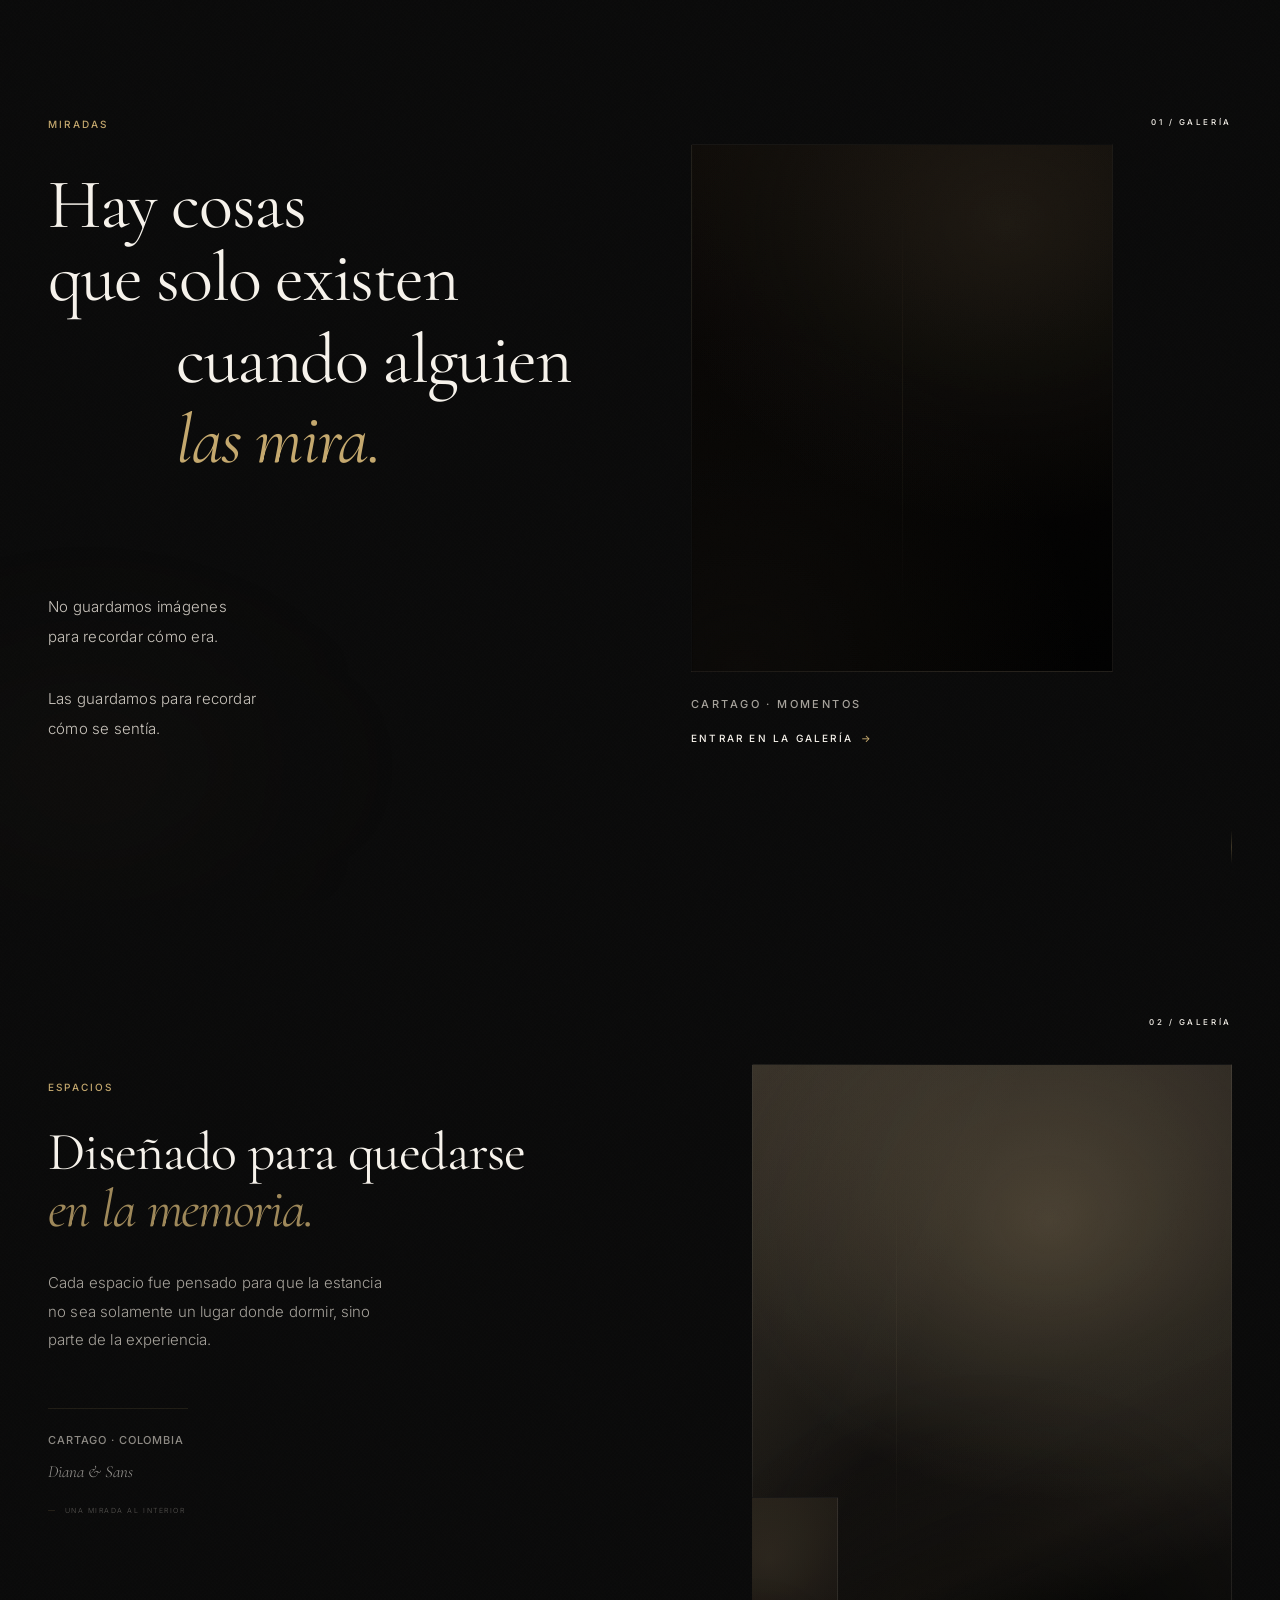
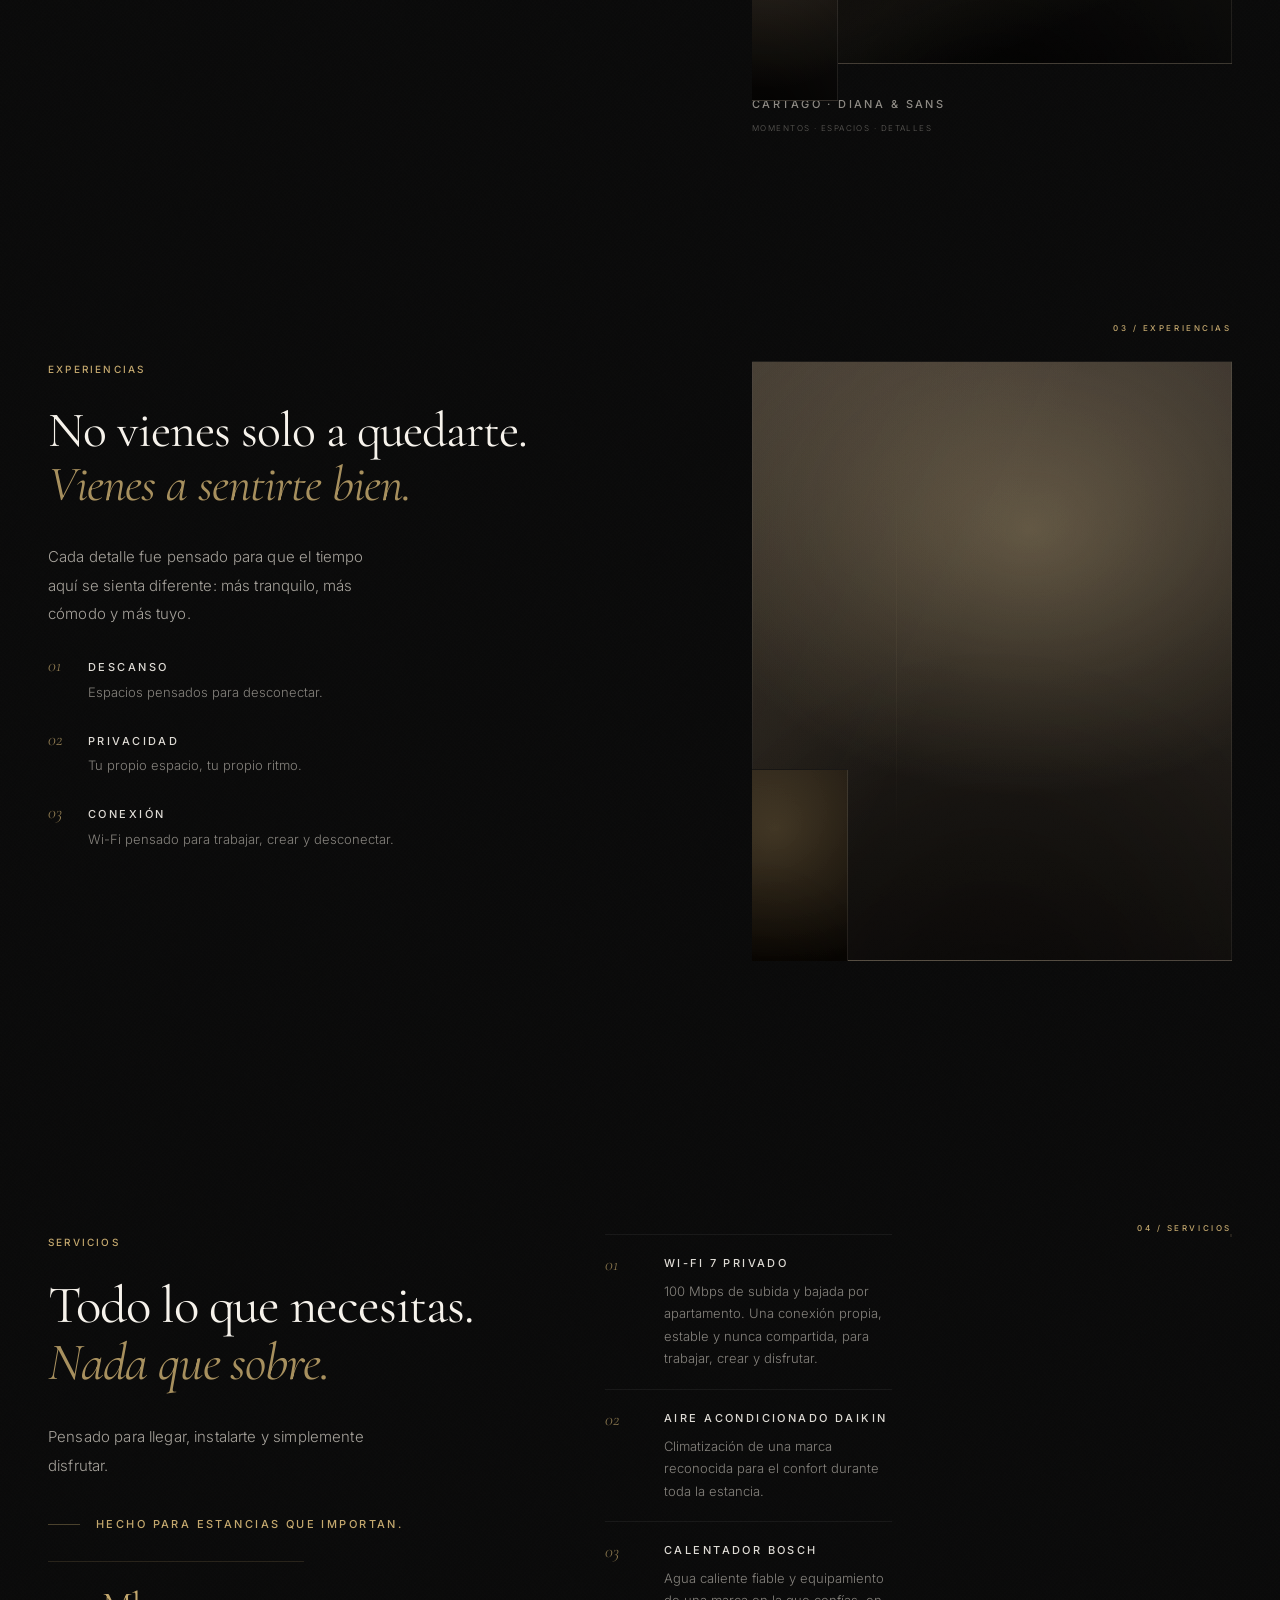
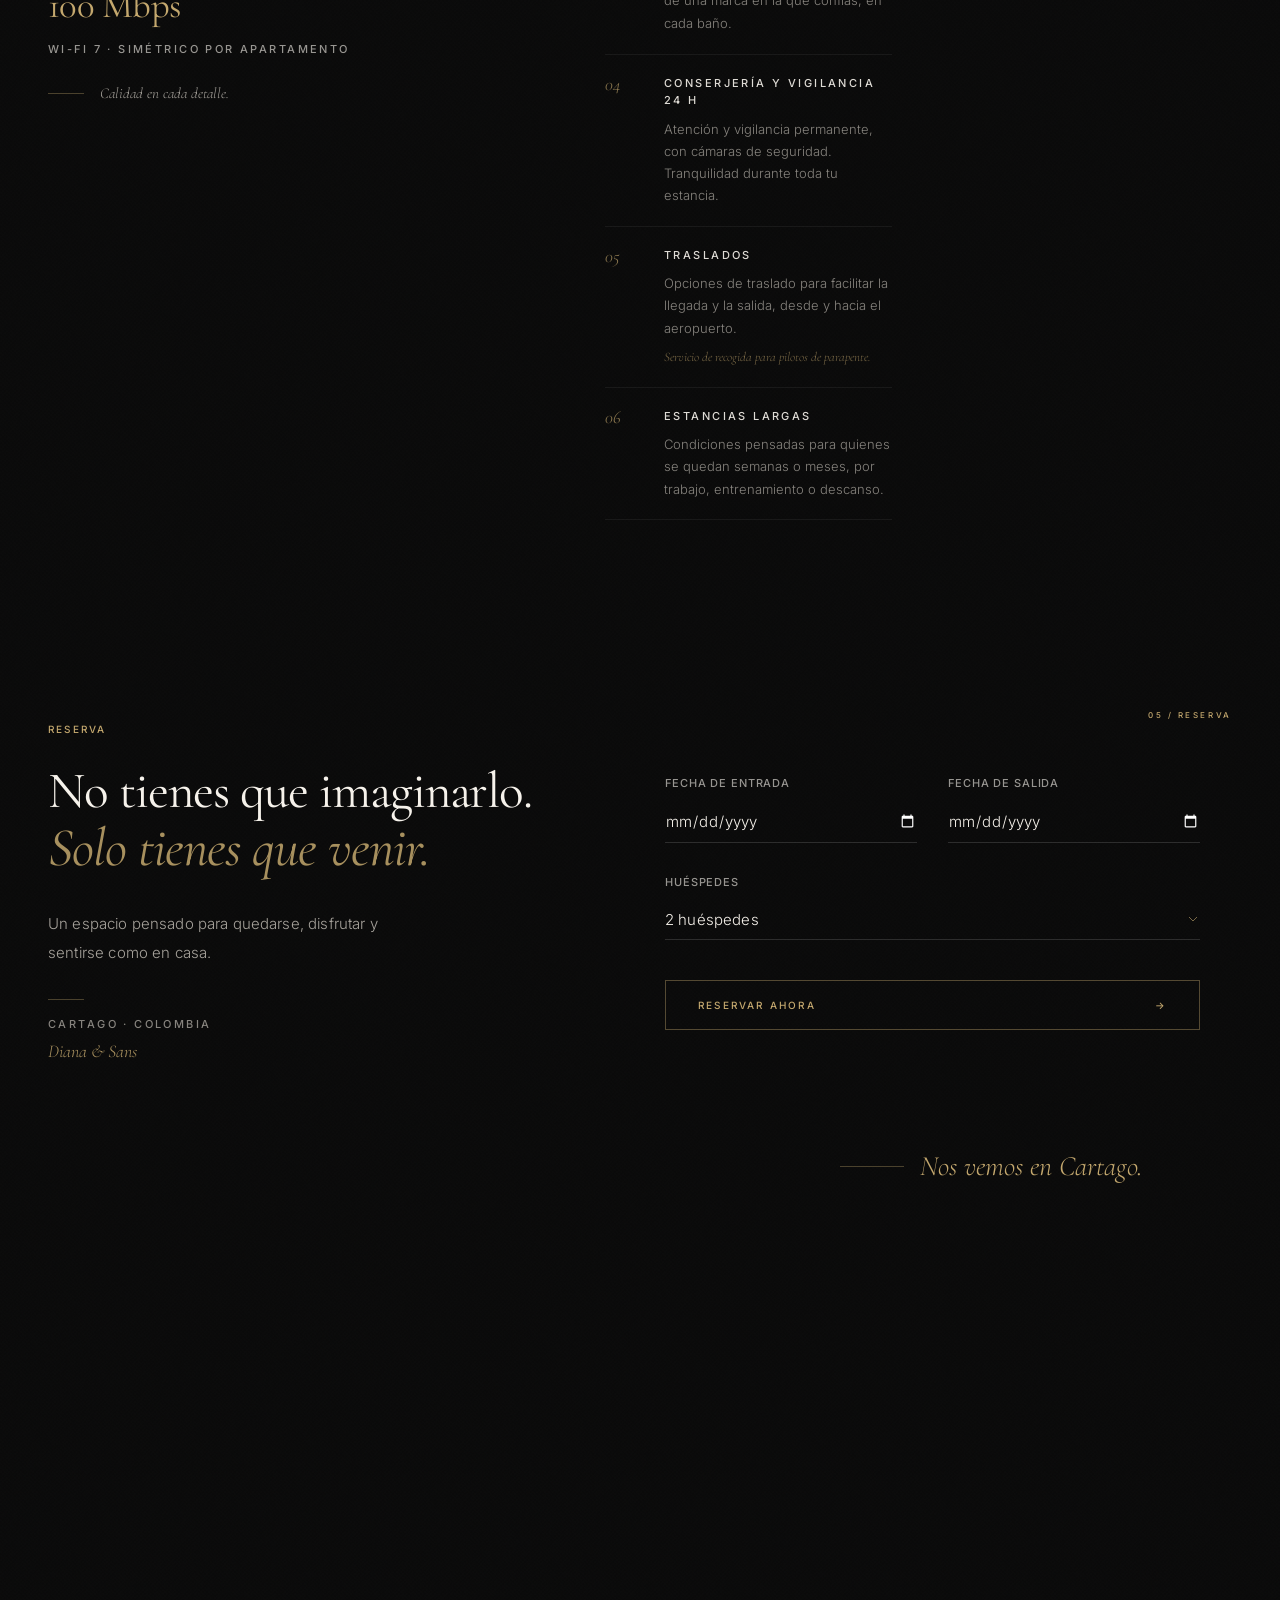
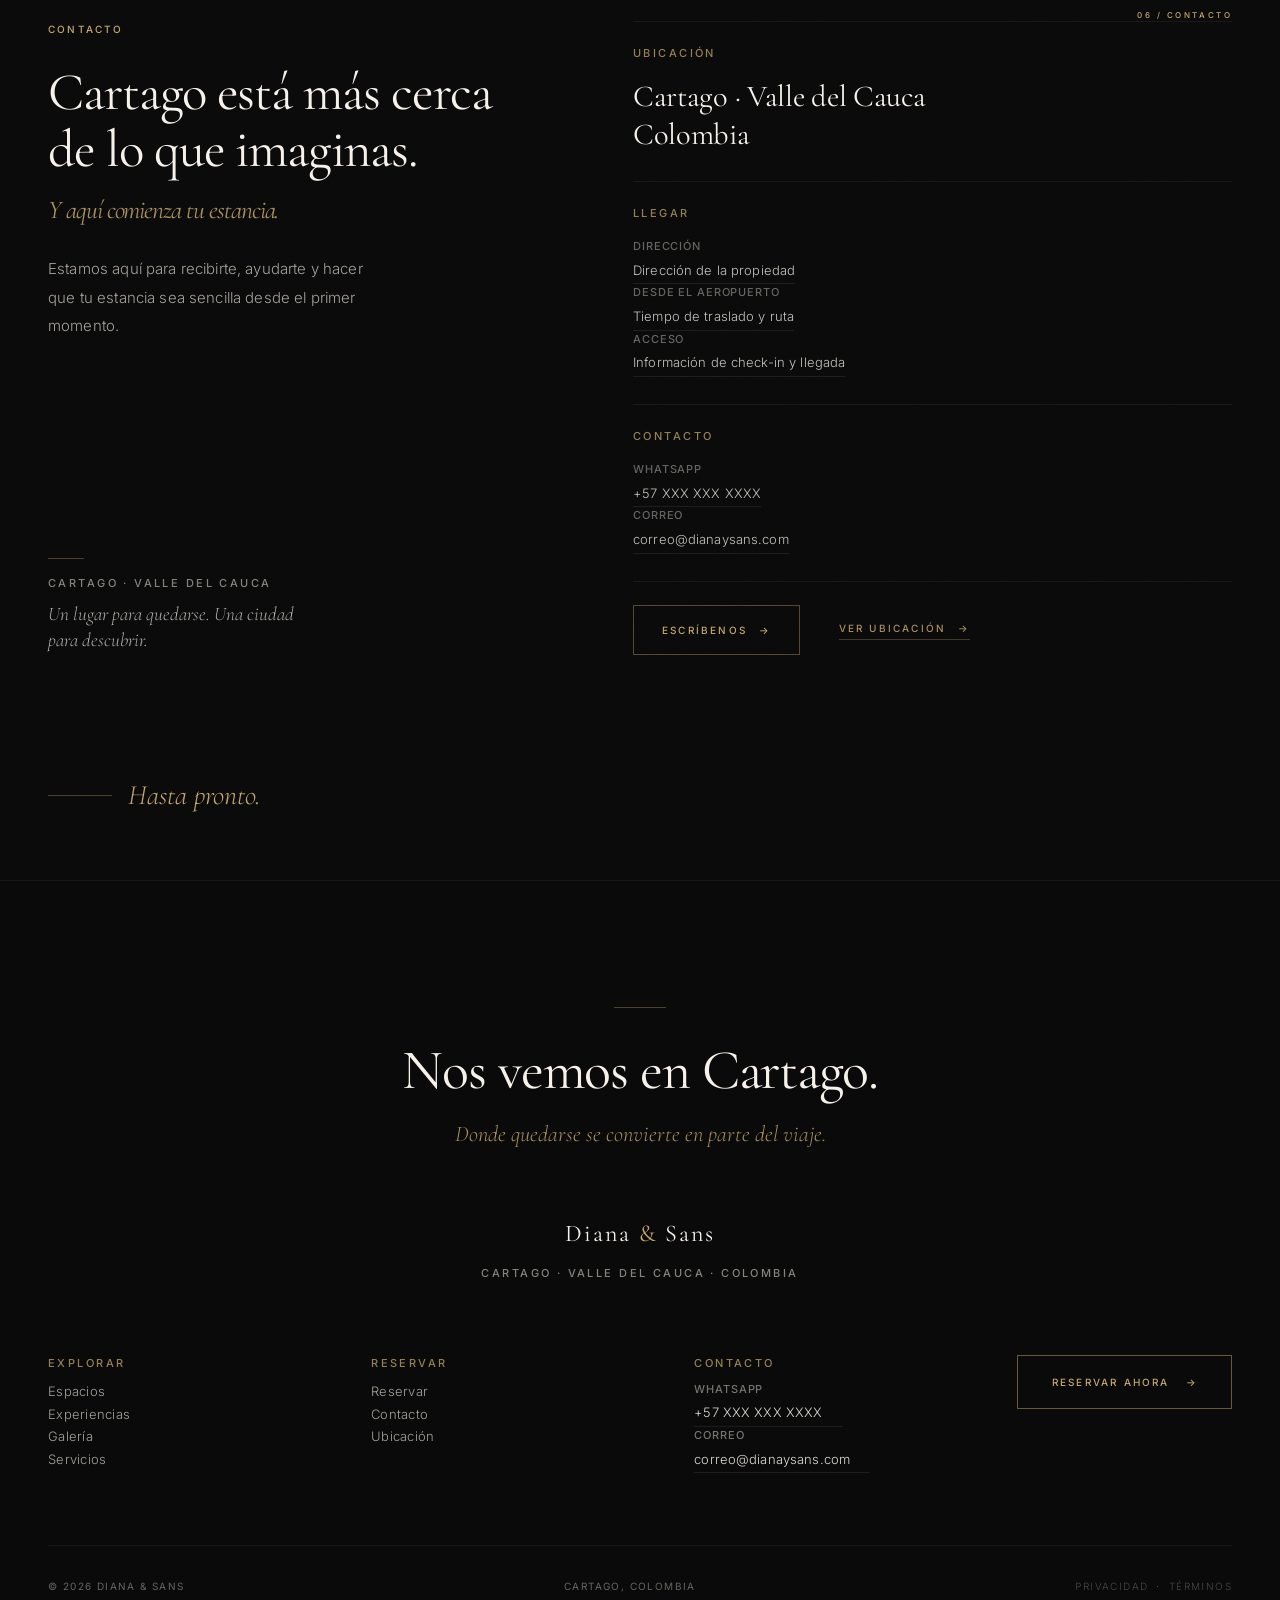
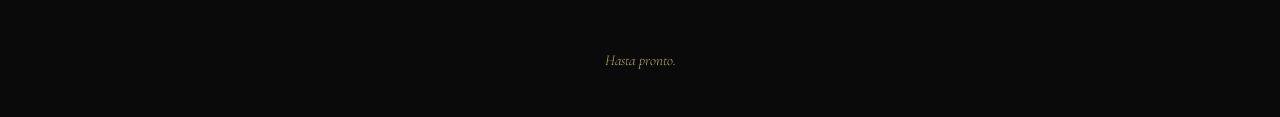
<file: galeria.html>
<!DOCTYPE html>
<html lang="es">
<head>
  <meta charset="UTF-8">
  <meta name="viewport" content="width=device-width, initial-scale=1.0">
  <title>Galería — Diana & Sans</title>
  <meta name="description" content="Galería. Antes de enseñarte las fotografías, te enseñamos a mirar. Cartago, Valle del Cauca.">

  <link rel="preconnect" href="https://fonts.googleapis.com">
  <link rel="preconnect" href="https://fonts.gstatic.com" crossorigin>
  <link href="https://fonts.googleapis.com/css2?family=Cormorant+Garamond:ital,wght@0,400;0,500;0,600;1,400;1,500&family=Inter:wght@300;400;500&display=swap" rel="stylesheet">

  <link rel="stylesheet" href="assets/css/variables.css">
  <link rel="stylesheet" href="assets/css/reset.css">
  <link rel="stylesheet" href="assets/css/typography.css">
  <link rel="stylesheet" href="assets/css/components.css">
  <link rel="stylesheet" href="assets/css/navbar.css">
  <link rel="stylesheet" href="assets/css/responsive.css">
  <link rel="stylesheet" href="assets/css/gallery-page.css">

  <link rel="icon" type="image/svg+xml" href="data:image/svg+xml,<svg xmlns='http://www.w3.org/2000/svg' viewBox='0 0 32 32'><text y='24' font-size='24' font-family='serif' fill='%23B79A63'>D</text></svg>">
</head>
<body>

  <!-- NAVBAR GLOBAL -->
  <nav class="navbar navbar--visible" role="navigation">
    <div class="navbar__inner">
      <a href="index.html" class="navbar__logo">Diana <span>&</span> Sans</a>
      <div class="navbar__menu">
        <a href="espacios.html" class="navbar__link">Espacios</a>
        <a href="experiencias.html" class="navbar__link">Experiencias</a>
        <a href="galeria.html" class="navbar__link" aria-current="page">Galería</a>
        <a href="servicios.html" class="navbar__link">Servicios</a>
      </div>
      <div class="navbar__right">
        <span class="navbar__lang">ES</span>
        <a href="reserva.html" class="navbar__cta">Reservar</a>
      </div>
      <div class="navbar__toggle" aria-label="Menú">
        <span></span>
        <span></span>
        <span></span>
      </div>
    </div>
  </nav>

  <div class="navbar__mobile-menu">
    <a href="espacios.html" class="navbar__link">Espacios</a>
    <a href="experiencias.html" class="navbar__link">Experiencias</a>
    <a href="galeria.html" class="navbar__link">Galería</a>
    <a href="servicios.html" class="navbar__link">Servicios</a>
    <a href="reserva.html" class="btn btn--primary">Reservar</a>
  </div>

  <!-- ================================================================
       HERO — MIRADAS
       Apertura editorial, fotográfica y silenciosa.
       La sensación al entrar: "Antes de enseñarte las fotografías,
       te enseñamos a mirar." Composición en dos ejes editoriales:
       IZQUIERDA — identificación, declaración principal y manifiesto.
       DERECHA — fotografía protagonista, categoría y CTA de entrada.
       La tipografía y el encuadre se encuentran sin que el texto
       llegue a vivir sobre la imagen.
       ================================================================ -->
  <section class="gal-hero" id="hero">

    <!-- Fondo: negro profundo + textura papel + grano fino -->
    <div class="gal-hero__bg" aria-hidden="true"></div>

    <!-- Presencia cálida casi imperceptible, zona inferior izquierda -->
    <div class="gal-hero__glow" aria-hidden="true"></div>

    <div class="gal-hero__visual">

      <!-- 01 — Identificador editorial -->
      <span class="gal-hero__overline" data-ch="0">Miradas</span>
      <span class="gal-hero__index" data-ch="1">01 / Galería</span>

      <!-- 02 — Titular principal -->
      <h1 class="gal-hero__title">
        <span class="gal-hero__line" data-ch="3">Hay cosas</span>
        <span class="gal-hero__line" data-ch="3">que solo existen</span>
        <span class="gal-hero__line gal-hero__line--indent" data-ch="4">cuando alguien</span>
        <span class="gal-hero__line gal-hero__line--emotive" data-ch="4">las mira.</span>
      </h1>

      <!-- 03 — Marco fotográfico protagonista: imagen + categoría + CTA.
           @FOTO: la superficie usa un fallback editorial; reemplázalo por la
           fotografía real en assets/css/gallery-page.css (bloque .gal-hero__image). -->
      <figure class="gal-hero__frame" data-ch="2">
        <a class="gal-hero__image-link" href="#galeria" aria-label="Entrar en la galería">
          <div class="gal-hero__image" role="img" aria-label="Vista previa de la galería — Diana &amp; Sans"></div>
          <span class="gal-hero__encuadre" aria-hidden="true"></span>
        </a>
        <!-- 05 — Categoría de la galería -->
        <figcaption class="gal-hero__caption" data-ch="6">Cartago · Momentos</figcaption>
        <!-- 05b — CTA de entrada -->
        <a class="gal-hero__cta" href="#galeria" data-ch="8">
          Entrar en la galería
          <span class="gal-hero__cta-arrow" aria-hidden="true">&rarr;</span>
        </a>
      </figure>

      <!-- 04 — Microcopy: manifiesto corto -->
      <p class="gal-hero__copy" data-ch="5">
        No guardamos imágenes<br>
        para recordar cómo era.<br>
        <span class="gal-hero__copy-break"></span>
        Las guardamos para recordar<br>
        cómo se sentía.
      </p>

      <!-- 06 — Indicador de scroll — discreto, solo línea vertical -->
      <div class="gal-hero__scroll" data-ch="7">
        <span class="gal-hero__scroll-line">
          <span class="gal-hero__scroll-pulse"></span>
        </span>
      </div>

    </div>

  </section>

  <!-- ================================================================
       SECCIÓN 2 — LO QUE SE VE. LO QUE SE SIENTE.
       "Diseñado para quedarse en la memoria."
       Composición editorial asimétrica: encabezado a la izquierda,
       fotografía protagonista a la derecha (ligeramente descendida) y
       un detalle superpuesto en su esquina inferior izquierda.
       Sin divisor visual: la transición se produce por espacio,
       tipografía, fotografía y movimiento suave.
       @FOTO: reemplazar los placeholders en gallery-page.css
       (.gal-essence__main-photo y .gal-essence__detail-photo).
       ================================================================ -->
  <section class="gal-essence" id="galeria">

    <!-- Fondo: mismo negro profundo + textura papel + grano del Hero -->
    <div class="gal-essence__bg" aria-hidden="true"></div>

    <div class="gal-essence__visual">

      <!-- Numeración de sección — continuidad narrativa con el Hero -->
      <span class="gal-essence__index" data-es="0">02 / Galería</span>

      <!-- Encabezado — columna izquierda -->
      <div class="gal-essence__heading">
        <span class="gal-essence__overline" data-es="1">Espacios</span>
        <h2 class="gal-essence__title" data-es="2">
          <span class="gal-essence__title-line">Diseñado para quedarse</span>
          <span class="gal-essence__title-line gal-essence__title-line--em">en la memoria.</span>
        </h2>
        <p class="gal-essence__lede" data-es="3">
          Cada espacio fue pensado para que la estancia no sea solamente
          un lugar donde dormir, sino parte de la experiencia.
        </p>
        <!-- Firma editorial — extiende la columna hacia abajo -->
        <div class="gal-essence__signature" data-es="5">
          <span class="gal-essence__signature-place">Cartago · Colombia</span>
          <span class="gal-essence__signature-brand">Diana &amp; Sans</span>
          <span class="gal-essence__signature-note">
            <span class="gal-essence__signature-note-mark" aria-hidden="true">—</span>
            Una mirada al interior
          </span>
        </div>
      </div>

      <!-- Composición fotográfica — columna derecha -->
      <div class="gal-essence__composition" data-es="4">

        <!-- Fotografía protagonista -->
        <figure class="gal-essence__main">
          <a class="gal-essence__main-link" href="#galeria-lightbox" aria-label="Abrir fotografía — Diana &amp; Sans, Cartago">
            <div class="gal-essence__main-photo" role="img" aria-label="Espacio reservado para fotografía de Diana &amp; Sans"></div>
            <span class="gal-essence__view" aria-hidden="true">
              <span class="gal-essence__view-icon"></span>
              Ver
            </span>
          </a>
        </figure>

        <!-- Fotografía secundaria superpuesta — sobresale izquierda y abajo -->
        <figure class="gal-essence__detail">
          <div class="gal-essence__detail-photo" role="img" aria-label="Detalle arquitectónico — espacio reservado para fotografía"></div>
        </figure>

        <!-- Información editorial de la composición -->
        <div class="gal-essence__meta">
          <span class="gal-essence__meta-place">Cartago · Diana &amp; Sans</span>
          <span class="gal-essence__meta-tags">Momentos · Espacios · Detalles</span>
        </div>

      </div>

    </div>

  </section>

  <!-- Entrada en scroll de la sección 2 — movimiento suave -->
  <script>
    (function() {
      'use strict';
      var section = document.querySelector('.gal-essence');
      if (!section) return;

      if ('IntersectionObserver' in window) {
        var observer = new IntersectionObserver(function(entries) {
          entries.forEach(function(entry) {
            if (entry.isIntersecting) {
              section.classList.add('is-visible');
              observer.unobserve(section);
            }
          });
        }, { threshold: 0.25 });
        observer.observe(section);
      } else {
        section.classList.add('is-visible');
      }
    })();
  </script>

  <!-- ================================================================
       SECCIÓN 3 — EXPERIENCIAS
       "No vienes solo a quedarte. Vienes a sentirte bien."
       Filosofía de la estancia: lujo discreto, privacidad y descanso.
       Composición asimétrica en grid: texto e indicadores editoriales
       a la izquierda, fotografía protagonista de experiencia a la
       derecha con un detalle superpuesto. Sin separadores.
       @FOTO: reemplazar los placeholders en gallery-page.css
       (.gal-experience__main-photo y .gal-experience__detail-photo).
       ================================================================ -->
  <section class="gal-experience" id="experiencias">

    <!-- Fondo: mismo negro profundo + textura papel + grano -->
    <div class="gal-experience__bg" aria-hidden="true"></div>

    <div class="gal-experience__visual">

      <!-- Numeración de sección — continuidad con 01 y 02 -->
      <span class="gal-experience__index" data-xp="0">03 / Experiencias</span>

      <!-- Texto principal — columna izquierda -->
      <div class="gal-experience__left">
        <span class="gal-experience__overline" data-xp="1">Experiencias</span>
        <h2 class="gal-experience__title" data-xp="1">
          <span class="gal-experience__title-line">No vienes solo a quedarte.</span>
          <span class="gal-experience__title-line gal-experience__title-line--em">Vienes a sentirte bien.</span>
        </h2>
        <p class="gal-experience__lede" data-xp="2">
          Cada detalle fue pensado para que el tiempo aquí se sienta
          diferente: más tranquilo, más cómodo y más tuyo.
        </p>
      </div>

      <!-- Composición fotográfica — columna derecha -->
      <div class="gal-experience__composition" data-xp="3">

        <!-- Fotografía protagonista: la experiencia, no la arquitectura -->
        <figure class="gal-experience__main">
          <a class="gal-experience__main-link" href="#galeria-lightbox" aria-label="Abrir fotografía — experiencia Diana &amp; Sans">
            <div class="gal-experience__main-photo" role="img" aria-label="Espacio reservado para fotografía de experiencia en Diana &amp; Sans"></div>
          </a>
        </figure>

        <!-- Detalle superpuesto — esquina inferior izquierda -->
        <figure class="gal-experience__detail">
          <div class="gal-experience__detail-photo" role="img" aria-label="Detalle de estancia — espacio reservado para fotografía"></div>
        </figure>

      </div>

      <!-- Indicadores editoriales — notas de revista de arquitectura -->
      <div class="gal-experience__indicators" data-xp="4">

        <div class="gal-experience__indicator">
          <span class="gal-experience__indicator-num" aria-hidden="true">01</span>
          <div class="gal-experience__indicator-body">
            <h3 class="gal-experience__indicator-title">Descanso</h3>
            <p class="gal-experience__indicator-desc">Espacios pensados para desconectar.</p>
          </div>
        </div>

        <div class="gal-experience__indicator">
          <span class="gal-experience__indicator-num" aria-hidden="true">02</span>
          <div class="gal-experience__indicator-body">
            <h3 class="gal-experience__indicator-title">Privacidad</h3>
            <p class="gal-experience__indicator-desc">Tu propio espacio, tu propio ritmo.</p>
          </div>
        </div>

        <div class="gal-experience__indicator">
          <span class="gal-experience__indicator-num" aria-hidden="true">03</span>
          <div class="gal-experience__indicator-body">
            <h3 class="gal-experience__indicator-title">Conexión</h3>
            <p class="gal-experience__indicator-desc">Wi-Fi pensado para trabajar, crear y desconectar.</p>
          </div>
        </div>

      </div>

    </div>

  </section>

  <!-- Entrada en scroll de la sección 3 — movimiento suave -->
  <script>
    (function() {
      'use strict';
      var section = document.querySelector('.gal-experience');
      if (!section) return;

      if ('IntersectionObserver' in window) {
        var observer = new IntersectionObserver(function(entries) {
          entries.forEach(function(entry) {
            if (entry.isIntersecting) {
              section.classList.add('is-visible');
              observer.unobserve(section);
            }
          });
        }, { threshold: 0.2 });
        observer.observe(section);
      } else {
        section.classList.add('is-visible');
      }
    })();
  </script>

  <!-- ================================================================
       SECCIÓN 4 — SERVICIOS
       "Todo lo que necesitas. Nada que sobre."
       Demostración de calidad, no un listado comercial. Los diferenciales
       reales del proyecto se presentan como una zona vertical editorial
       junto a la fotografía protagonista, con el dato técnico "100 Mbps"
       del Wi-Fi 7 privado como elemento memorable. Sin cards, sin iconos,
       sin sombras.
       @FOTO: reemplazar el placeholder en gallery-page.css
       (.gal-servicios__main-photo).
       ================================================================ -->
  <section class="gal-servicios" id="servicios">

    <!-- Fondo: mismo negro profundo + textura papel + grano -->
    <div class="gal-servicios__bg" aria-hidden="true"></div>

    <div class="gal-servicios__visual">

      <!-- Numeración de sección — continuidad con 01, 02 y 03 -->
      <span class="gal-servicios__index" data-sv="0">04 / Servicios</span>

      <!-- Encabezado — columna izquierda -->
      <div class="gal-servicios__left">
        <span class="gal-servicios__overline" data-sv="1">Servicios</span>
        <h2 class="gal-servicios__title" data-sv="2">
          <span class="gal-servicios__title-line">Todo lo que necesitas.</span>
          <span class="gal-servicios__title-line gal-servicios__title-line--em">Nada que sobre.</span>
        </h2>
        <p class="gal-servicios__lede" data-sv="3">
          Pensado para llegar, instalarte y simplemente disfrutar.
        </p>
        <!-- Cierre editorial de la columna -->
        <p class="gal-servicios__editorial" data-sv="4">Hecho para estancias que importan.</p>

        <!-- Dato técnico — cierra la primera composición -->
        <div class="gal-servicios__stat" data-sv="6">
          <span class="gal-servicios__stat-value">100 Mbps</span>
          <span class="gal-servicios__stat-label">Wi-Fi 7 · simétrico por apartamento</span>
        </div>

        <!-- Cierre editorial → firma -->
        <p class="gal-servicios__closing" data-sv="13">
          <span class="gal-servicios__closing-mark" aria-hidden="true"></span>
          Calidad en cada detalle.
        </p>
      </div>

      <!-- Composición — columna derecha -->
      <div class="gal-servicios__side">

        <!-- Fotografía protagonista: un servicio, una experiencia -->
        <figure class="gal-servicios__main" data-sv="5">
          <a class="gal-servicios__main-link" href="#galeria-lightbox" aria-label="Abrir fotografía — servicios Diana &amp; Sans">
            <div class="gal-servicios__main-photo" role="img" aria-label="Espacio reservado para fotografía de servicios en Diana &amp; Sans"></div>
          </a>
        </figure>

        <!-- Servicios — zona vertical editorial. Seis servicios que
             reflejan el nivel real del alojamiento: lo diferencial
             (conexión, climatización, agua caliente) encabeza la lista. -->
        <dl class="gal-servicios__list">
          <div class="gal-servicios__item" data-sv="7">
            <span class="gal-servicios__item-num" aria-hidden="true">01</span>
            <div class="gal-servicios__item-body">
              <dt class="gal-servicios__item-title">Wi-Fi 7 privado</dt>
              <dd class="gal-servicios__item-desc">
                100 Mbps de subida y bajada por apartamento. Una conexión
                propia, estable y nunca compartida, para trabajar, crear y disfrutar.
              </dd>
            </div>
          </div>
          <div class="gal-servicios__item" data-sv="8">
            <span class="gal-servicios__item-num" aria-hidden="true">02</span>
            <div class="gal-servicios__item-body">
              <dt class="gal-servicios__item-title">Aire acondicionado Daikin</dt>
              <dd class="gal-servicios__item-desc">
                Climatización de una marca reconocida para el confort durante
                toda la estancia.
              </dd>
            </div>
          </div>
          <div class="gal-servicios__item" data-sv="9">
            <span class="gal-servicios__item-num" aria-hidden="true">03</span>
            <div class="gal-servicios__item-body">
              <dt class="gal-servicios__item-title">Calentador Bosch</dt>
              <dd class="gal-servicios__item-desc">
                Agua caliente fiable y equipamiento de una marca en la que
                confías, en cada baño.
              </dd>
            </div>
          </div>
          <div class="gal-servicios__item" data-sv="10">
            <span class="gal-servicios__item-num" aria-hidden="true">04</span>
            <div class="gal-servicios__item-body">
              <dt class="gal-servicios__item-title">Conserjería y vigilancia 24&nbsp;h</dt>
              <dd class="gal-servicios__item-desc">
                Atención y vigilancia permanente, con cámaras de seguridad.
                Tranquilidad durante toda tu estancia.
              </dd>
            </div>
          </div>
          <div class="gal-servicios__item" data-sv="11">
            <span class="gal-servicios__item-num" aria-hidden="true">05</span>
            <div class="gal-servicios__item-body">
              <dt class="gal-servicios__item-title">Traslados</dt>
              <dd class="gal-servicios__item-desc">
                Opciones de traslado para facilitar la llegada y la salida,
                desde y hacia el aeropuerto.
              </dd>
              <!-- Mención discreta — ajustable cuando se confirme la operación -->
              <span class="gal-servicios__item-note">Servicio de recogida para pilotos de parapente.</span>
            </div>
          </div>
          <div class="gal-servicios__item" data-sv="12">
            <span class="gal-servicios__item-num" aria-hidden="true">06</span>
            <div class="gal-servicios__item-body">
              <dt class="gal-servicios__item-title">Estancias largas</dt>
              <dd class="gal-servicios__item-desc">
                Condiciones pensadas para quienes se quedan semanas o meses,
                por trabajo, entrenamiento o descanso.
              </dd>
            </div>
          </div>
        </dl>

      </div>

    </div>

  </section>

  <!-- Entrada en scroll de la sección 4 — movimiento suave -->
  <script>
    (function() {
      'use strict';
      var section = document.querySelector('.gal-servicios');
      if (!section) return;

      if ('IntersectionObserver' in window) {
        var observer = new IntersectionObserver(function(entries) {
          entries.forEach(function(entry) {
            if (entry.isIntersecting) {
              section.classList.add('is-visible');
              observer.unobserve(section);
            }
          });
        }, { threshold: 0.2 });
        observer.observe(section);
      } else {
        section.classList.add('is-visible');
      }
    })();
  </script>

  <!-- ================================================================
       SECCIÓN 5 — RESERVA
       "No tienes que imaginarlo. Solo tienes que venir."
       Cierre de la narrativa: la estancia se reserva, no se describe.
       Dos columnas editoriales; la derecha es una invitación a reservar,
       no un panel administrativo. Sin precios ni disponibilidad ficticia.
       La lógica queda preparada para conectar el channel manager cuando
       se defina el sistema de reservas real.
       ================================================================ -->
  <section class="gal-reserva" id="reservar">

    <!-- Fondo: mismo negro profundo + textura papel + grano -->
    <div class="gal-reserva__bg" aria-hidden="true"></div>

    <div class="gal-reserva__visual">

      <!-- Numeración de sección — continuidad con 01–04 -->
      <span class="gal-reserva__index" data-rz="0">05 / Reserva</span>

      <!-- Columna izquierda — cierre de la narrativa -->
      <div class="gal-reserva__left">
        <span class="gal-reserva__overline" data-rz="1">Reserva</span>
        <h2 class="gal-reserva__title" data-rz="2">
          <span class="gal-reserva__title-line">No tienes que imaginarlo.</span>
          <span class="gal-reserva__title-line gal-reserva__title-line--em">Solo tienes que venir.</span>
        </h2>
        <p class="gal-reserva__lede" data-rz="3">
          Un espacio pensado para quedarse, disfrutar y sentirse como en casa.
        </p>
        <!-- Firma editorial — anclada al fondo de la columna -->
        <div class="gal-reserva__signature" data-rz="4">
          <span class="gal-reserva__signature-place">Cartago · Colombia</span>
          <span class="gal-reserva__signature-brand">Diana &amp; Sans</span>
        </div>
      </div>

      <!-- Columna derecha — invitación a reservar -->
      <div class="gal-reserva__panel">
        <form class="gal-reserva__form" action="#" method="post" aria-label="Solicitar reserva">
          <div class="gal-reserva__field" data-rz="5">
            <label class="gal-reserva__label" for="rz-checkin">Fecha de entrada</label>
            <input class="gal-reserva__input gal-reserva__input--date" type="date" id="rz-checkin" name="checkin">
          </div>

          <div class="gal-reserva__field" data-rz="6">
            <label class="gal-reserva__label" for="rz-checkout">Fecha de salida</label>
            <input class="gal-reserva__input gal-reserva__input--date" type="date" id="rz-checkout" name="checkout">
          </div>

          <div class="gal-reserva__field" data-rz="7">
            <label class="gal-reserva__label" for="rz-guests">Huéspedes</label>
            <select class="gal-reserva__input gal-reserva__select" id="rz-guests" name="guests">
              <option value="1">1 huésped</option>
              <option value="2" selected>2 huéspedes</option>
              <option value="3">3 huéspedes</option>
              <option value="4">4 huéspedes</option>
            </select>
          </div>

          <button type="submit" class="gal-reserva__cta" data-rz="8">
            Reservar ahora
            <span class="gal-reserva__cta-arrow" aria-hidden="true">&rarr;</span>
          </button>
        </form>
      </div>

      <!-- Cierre editorial -->
      <p class="gal-reserva__closing" data-rz="9">Nos vemos en Cartago.</p>

    </div>

  </section>

  <!-- Entrada en scroll de la sección 5 — movimiento suave -->
  <script>
    (function() {
      'use strict';
      var section = document.querySelector('.gal-reserva');
      if (!section) return;

      if ('IntersectionObserver' in window) {
        var observer = new IntersectionObserver(function(entries) {
          entries.forEach(function(entry) {
            if (entry.isIntersecting) {
              section.classList.add('is-visible');
              observer.unobserve(section);
            }
          });
        }, { threshold: 0.15 });
        observer.observe(section);
      } else {
        section.classList.add('is-visible');
      }

      /* Bloqueo de envío mientras no exista el sistema de reservas.
         Conectar aquí el channel manager del proyecto cuando se defina. */
      var form = section.querySelector('.gal-reserva__form');
      if (form) {
        form.addEventListener('submit', function(event) {
          event.preventDefault();
        });
      }
    })();
  </script>

  <!-- ================================================================
       SECCIÓN 6 — CONTACTO / UBICACIÓN
       "Cartago está más cerca de lo que imaginas."
       Último momento editorial antes del footer: cercanía, confianza
       y tranquilidad. Sin formulario, sin mapa incrustado, sin iconos.
       Los datos prácticos usan placeholders claros, listos para
       reemplazar por la información real cuando esté confirmada.
       ================================================================ -->
  <section class="gal-contacto" id="contacto">

    <!-- Fondo: mismo negro profundo + textura papel + grano -->
    <div class="gal-contacto__bg" aria-hidden="true"></div>

    <div class="gal-contacto__visual">

      <!-- Numeración de sección — continuidad con 01–05 -->
      <span class="gal-contacto__index" data-ct="0">06 / Contacto</span>

      <!-- Columna izquierda — el cierre narrativo -->
      <div class="gal-contacto__left">
        <span class="gal-contacto__overline" data-ct="1">Contacto</span>
        <h2 class="gal-contacto__title" data-ct="2">
          <span class="gal-contacto__title-line">Cartago está más cerca</span>
          <span class="gal-contacto__title-line">de lo que imaginas.</span>
          <span class="gal-contacto__title-line gal-contacto__title-line--em">Y aquí comienza tu estancia.</span>
        </h2>
        <p class="gal-contacto__lede" data-ct="3">
          Estamos aquí para recibirte, ayudarte
          y hacer que tu estancia sea sencilla
          desde el primer momento.
        </p>
        <div class="gal-contacto__tagline" data-ct="4">
          <span class="gal-contacto__tagline-place">Cartago · Valle del Cauca</span>
          <span class="gal-contacto__tagline-text">Un lugar para quedarse. Una ciudad para descubrir.</span>
        </div>
      </div>

      <!-- Columna derecha — información práctica, limpia -->
      <div class="gal-contacto__side">

        <div class="gal-contacto__block" data-ct="5">
          <span class="gal-contacto__block-label">Ubicación</span>
          <p class="gal-contacto__block-location">
            Cartago · Valle del Cauca<br>
            Colombia
          </p>
        </div>

        <div class="gal-contacto__block" data-ct="6">
          <span class="gal-contacto__block-label">Llegar</span>
          <div class="gal-contacto__block-rows">
            <!-- TODO: enlaces reales (Google Maps, rutas) cuando se confirme la información -->
            <div class="gal-contacto__row">
              <span class="gal-contacto__row-label">Dirección</span>
              <a class="gal-contacto__row-value" href="#" data-placeholder="direction">Dirección de la propiedad</a>
            </div>
            <div class="gal-contacto__row">
              <span class="gal-contacto__row-label">Desde el aeropuerto</span>
              <a class="gal-contacto__row-value" href="#" data-placeholder="airport">Tiempo de traslado y ruta</a>
            </div>
            <div class="gal-contacto__row">
              <span class="gal-contacto__row-label">Acceso</span>
              <a class="gal-contacto__row-value" href="#" data-placeholder="access">Información de check-in y llegada</a>
            </div>
          </div>
        </div>

        <div class="gal-contacto__block" data-ct="7">
          <span class="gal-contacto__block-label">Contacto</span>
          <div class="gal-contacto__block-rows">
            <!-- TODO: reemplazar href por https://wa.me/57XXXXXXXXXX -->
            <div class="gal-contacto__row">
              <span class="gal-contacto__row-label">WhatsApp</span>
              <a class="gal-contacto__row-value" href="#" data-placeholder="whatsapp">+57 XXX XXX XXXX</a>
            </div>
            <div class="gal-contacto__row">
              <span class="gal-contacto__row-label">Correo</span>
              <a class="gal-contacto__row-value" href="mailto:correo@dianaysans.com">correo@dianaysans.com</a>
            </div>
          </div>
        </div>

        <div class="gal-contacto__actions" data-ct="8">
          <!-- TODO: enlazar WhatsApp cuando el número real esté configurado -->
          <a class="gal-contacto__cta" href="#" data-placeholder="whatsapp">
            Escríbenos
            <span class="gal-contacto__cta-arrow" aria-hidden="true">&rarr;</span>
          </a>
          <!-- TODO: enlazar a Google Maps cuando se confirme la ubicación -->
          <a class="gal-contacto__cta gal-contacto__cta--quiet" href="#" data-placeholder="map">
            Ver ubicación
            <span class="gal-contacto__cta-arrow" aria-hidden="true">&rarr;</span>
          </a>
        </div>

      </div>

      <!-- Despedida editorial -->
      <p class="gal-contacto__closing" data-ct="9">Hasta pronto.</p>

    </div>

  </section>

  <!-- Entrada en scroll de la sección 6 — movimiento suave -->
  <script>
    (function() {
      'use strict';
      var section = document.querySelector('.gal-contacto');
      if (!section) return;

      if ('IntersectionObserver' in window) {
        var observer = new IntersectionObserver(function(entries) {
          entries.forEach(function(entry) {
            if (entry.isIntersecting) {
              section.classList.add('is-visible');
              observer.unobserve(section);
            }
          });
        }, { threshold: 0.15 });
        observer.observe(section);
      } else {
        section.classList.add('is-visible');
      }
    })();
  </script>

  <!-- FOOTER — el cierre de la experiencia -->
  <footer class="gal-footer">

    <div class="gal-footer__inner">

      <!-- 1. Cierre editorial principal -->
      <div class="gal-footer__closing" data-fr="0">
        <span class="gal-footer__closing-mark" aria-hidden="true"></span>
        <h2 class="gal-footer__closing-title">Nos vemos en Cartago.</h2>
        <p class="gal-footer__closing-tagline">Donde quedarse se convierte en parte del viaje.</p>
      </div>

      <!-- 2. Marca -->
      <div class="gal-footer__brand" data-fr="1">
        <a class="gal-footer__logo" href="index.html">Diana <span>&amp;</span> Sans</a>
        <span class="gal-footer__location">Cartago · Valle del Cauca · Colombia</span>
      </div>

      <!-- 3 · 4 · 5. Navegación, contacto y CTA final -->
      <div class="gal-footer__columns" data-fr="2">

        <nav class="gal-footer__group" aria-label="Explorar">
          <span class="gal-footer__group-title">Explorar</span>
          <a class="gal-footer__navlink" href="espacios.html">
            <span>Espacios</span>
            <span class="gal-footer__navlink-arrow" aria-hidden="true">&rarr;</span>
          </a>
          <a class="gal-footer__navlink" href="experiencias.html">
            <span>Experiencias</span>
            <span class="gal-footer__navlink-arrow" aria-hidden="true">&rarr;</span>
          </a>
          <a class="gal-footer__navlink" href="galeria.html">
            <span>Galería</span>
            <span class="gal-footer__navlink-arrow" aria-hidden="true">&rarr;</span>
          </a>
          <a class="gal-footer__navlink" href="index.html#servicios">
            <span>Servicios</span>
            <span class="gal-footer__navlink-arrow" aria-hidden="true">&rarr;</span>
          </a>
        </nav>

        <nav class="gal-footer__group" aria-label="Reservar">
          <span class="gal-footer__group-title">Reservar</span>
          <a class="gal-footer__navlink" href="reserva.html">
            <span>Reservar</span>
            <span class="gal-footer__navlink-arrow" aria-hidden="true">&rarr;</span>
          </a>
          <a class="gal-footer__navlink" href="#contacto">
            <span>Contacto</span>
            <span class="gal-footer__navlink-arrow" aria-hidden="true">&rarr;</span>
          </a>
          <a class="gal-footer__navlink" href="#contacto">
            <span>Ubicación</span>
            <span class="gal-footer__navlink-arrow" aria-hidden="true">&rarr;</span>
          </a>
        </nav>

        <div class="gal-footer__group">
          <span class="gal-footer__group-title">Contacto</span>
          <!-- TODO: reemplazar href por https://wa.me/57XXXXXXXXXX -->
          <a class="gal-footer__contact" href="#" data-placeholder="whatsapp">
            <span class="gal-footer__contact-label">WhatsApp</span>
            <span class="gal-footer__contact-value">+57 XXX XXX XXXX</span>
          </a>
          <a class="gal-footer__contact" href="mailto:correo@dianaysans.com">
            <span class="gal-footer__contact-label">Correo</span>
            <span class="gal-footer__contact-value">correo@dianaysans.com</span>
          </a>
        </div>

        <div class="gal-footer__cta-wrap">
          <a class="gal-footer__cta" href="reserva.html">
            Reservar ahora
            <span class="gal-footer__cta-arrow" aria-hidden="true">&rarr;</span>
          </a>
        </div>

      </div>

      <!-- 6. Línea final -->
      <div class="gal-footer__divider" aria-hidden="true"></div>

      <div class="gal-footer__bottom" data-fr="3">
        <span class="gal-footer__copyright">&copy; 2026 Diana &amp; Sans</span>
        <span class="gal-footer__center">Cartago, Colombia</span>
        <span class="gal-footer__legal">
          <a class="gal-footer__legallink" href="#">Privacidad</a>
          <span class="gal-footer__dot" aria-hidden="true">&middot;</span>
          <a class="gal-footer__legallink" href="#">Términos</a>
        </span>
      </div>

      <!-- 7. Detalle editorial final -->
      <p class="gal-footer__farewell" data-fr="4">Hasta pronto.</p>

    </div>
  </footer>

  <!-- Entrada en scroll del footer — movimiento suave -->
  <script>
    (function() {
      'use strict';
      var footer = document.querySelector('.gal-footer');
      if (!footer) return;

      if ('IntersectionObserver' in window) {
        var observer = new IntersectionObserver(function(entries) {
          entries.forEach(function(entry) {
            if (entry.isIntersecting) {
              footer.classList.add('is-visible');
              observer.unobserve(footer);
            }
          });
        }, { threshold: 0.12 });
        observer.observe(footer);
      } else {
        footer.classList.add('is-visible');
      }
    })();
  </script>

  <script src="assets/js/main.js"></script>

  <!-- Entrada cinematográfica del hero — Galería -->
  <script>
    (function() {
      'use strict';
      var hero = document.querySelector('.gal-hero');
      if (!hero) return;

      requestAnimationFrame(function() {
        setTimeout(function() {
          hero.classList.add('is-loaded');
        }, 150);
      });

      var items = document.querySelectorAll('.gal-hero [data-ch]');
      var times = [0, 250, 500, 800, 1150, 1600, 2050, 2550, 2750];

      items.forEach(function(el) {
        var i = parseInt(el.getAttribute('data-ch'), 10);
        var delay = (times[i] !== undefined) ? times[i] : 2700;
        setTimeout(function() {
          el.classList.add('is-visible');
        }, delay);
      });
    })();
  </script>
</body>
</html>
</file>
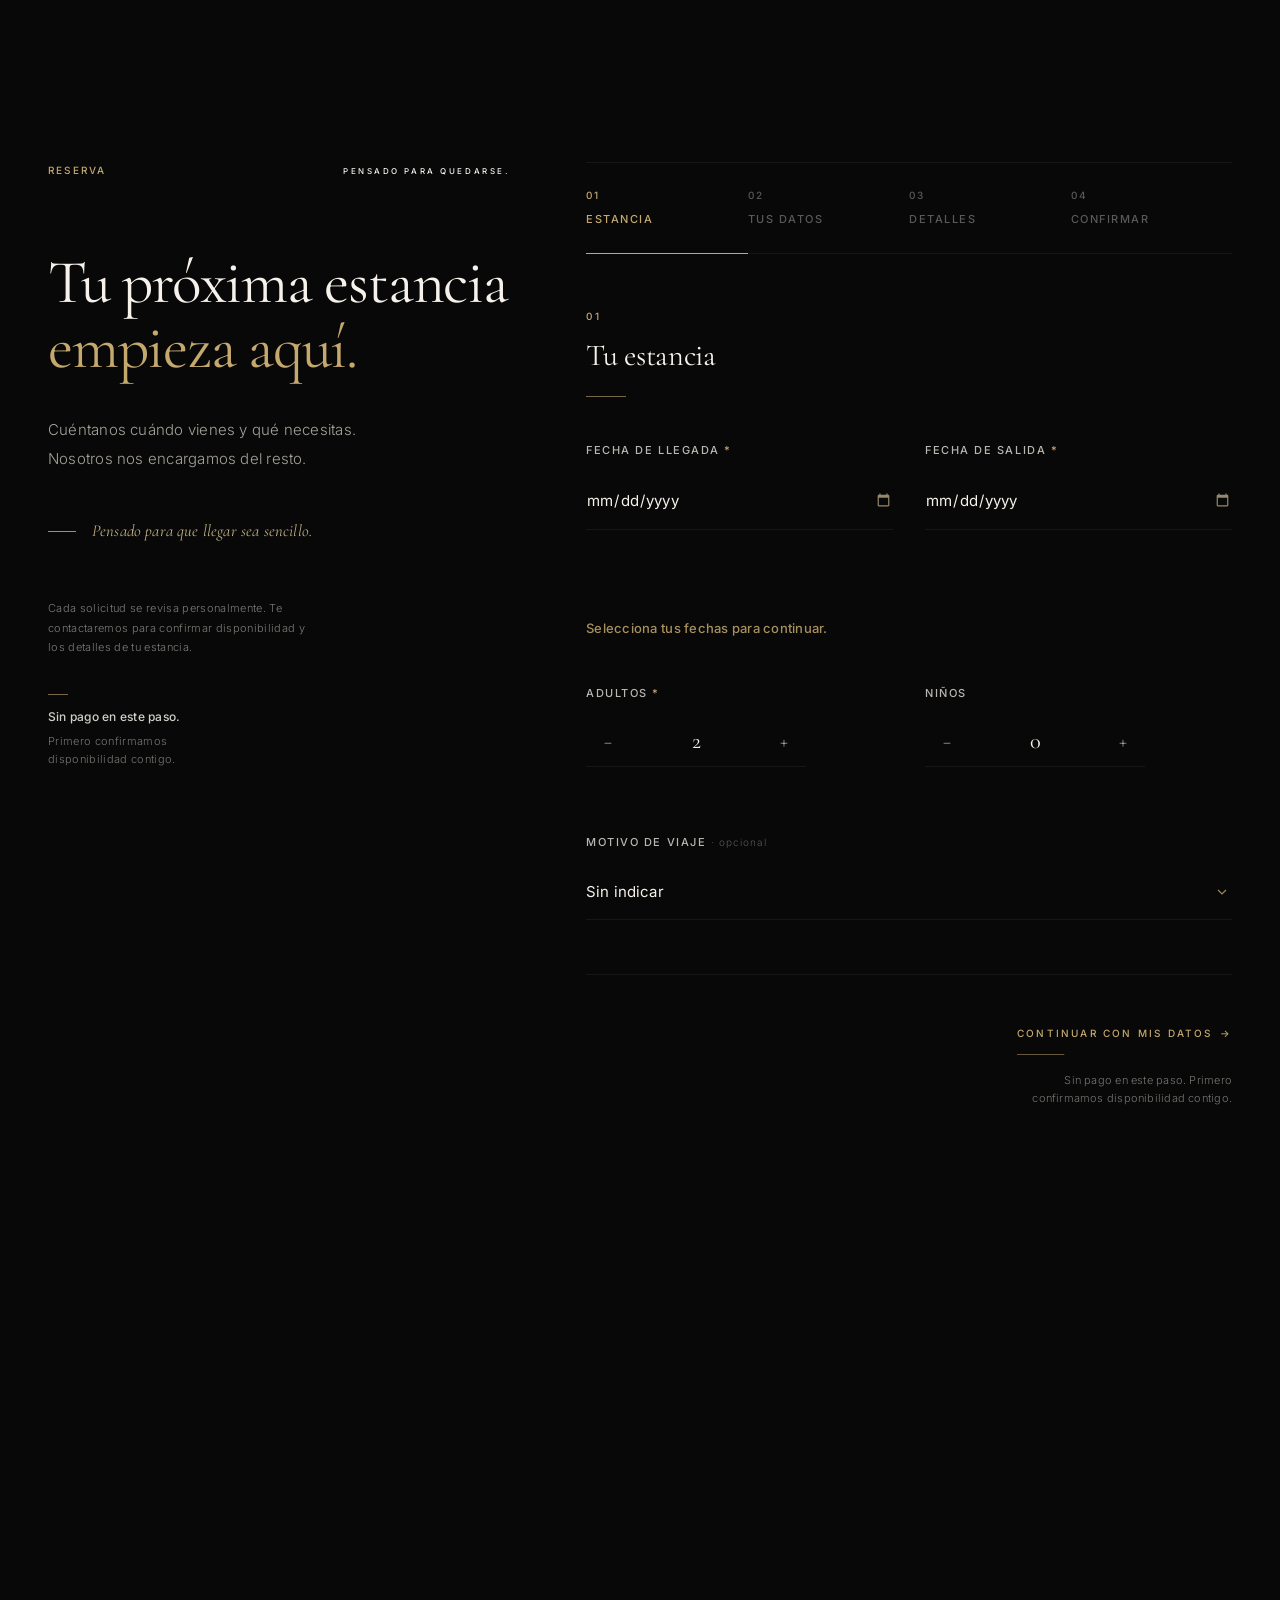
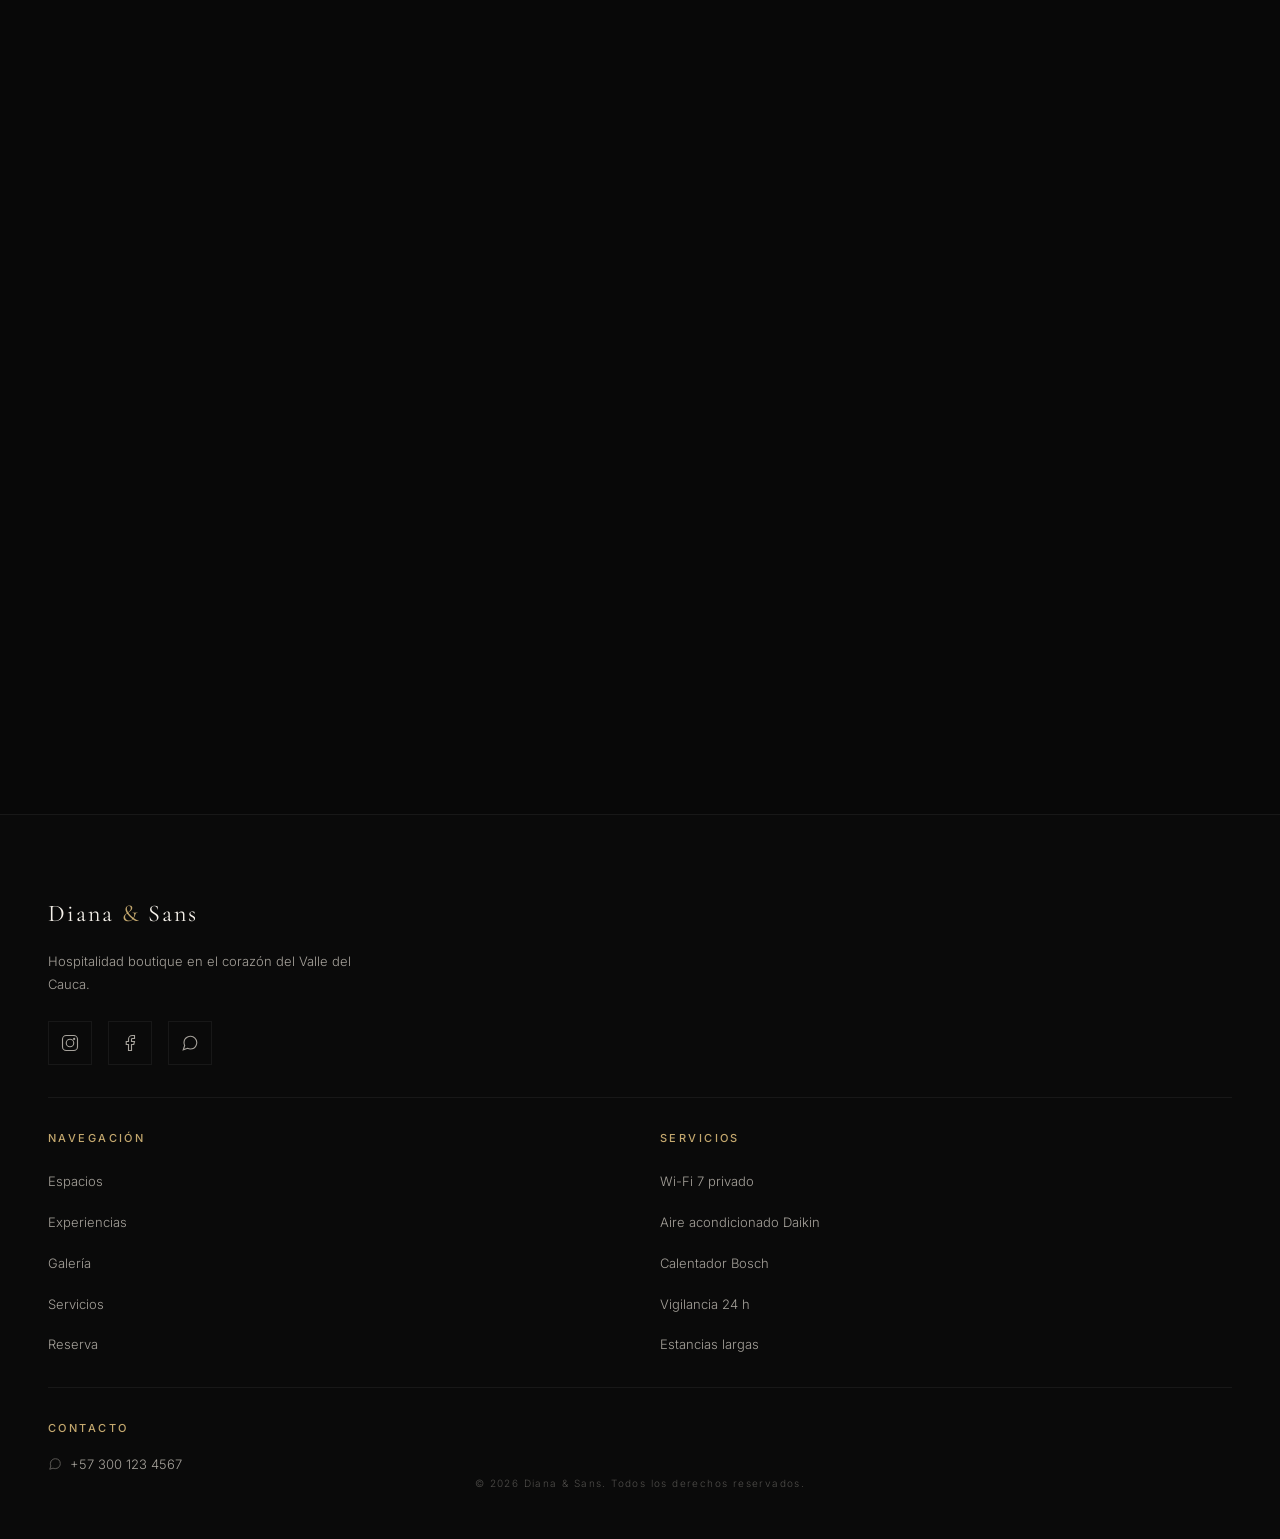
<file: reserva.html>
<!DOCTYPE html>
<html lang="es">
<head>
  <meta charset="UTF-8">
  <meta name="viewport" content="width=device-width, initial-scale=1.0">
  <title>Diana & Sans — Reserva tu estancia en Cartago</title>
  <meta name="description" content="Solicita disponibilidad en Diana & Sans y prepara tu próxima estancia en Cartago, Valle del Cauca.">

  <!-- Open Graph básico -->
  <meta property="og:type" content="website">
  <meta property="og:title" content="Diana & Sans — Reserva tu estancia en Cartago">
  <meta property="og:description" content="Solicita disponibilidad en Diana & Sans y prepara tu próxima estancia en Cartago, Valle del Cauca.">
  <meta property="og:locale" content="es_CO">

  <link rel="preconnect" href="https://fonts.googleapis.com">
  <link rel="preconnect" href="https://fonts.gstatic.com" crossorigin>
  <link href="https://fonts.googleapis.com/css2?family=Cormorant+Garamond:ital,wght@0,400;0,500;0,600;1,400;1,500&family=Inter:wght@300;400;500&display=swap" rel="stylesheet">

  <link rel="stylesheet" href="assets/css/variables.css">
  <link rel="stylesheet" href="assets/css/reset.css">
  <link rel="stylesheet" href="assets/css/typography.css">
  <link rel="stylesheet" href="assets/css/components.css">
  <link rel="stylesheet" href="assets/css/navbar.css">
  <link rel="stylesheet" href="assets/css/footer.css">
  <link rel="stylesheet" href="assets/css/responsive.css">
  <link rel="stylesheet" href="assets/css/reserva-page.css">

  <link rel="icon" type="image/svg+xml" href="data:image/svg+xml,<svg xmlns='http://www.w3.org/2000/svg' viewBox='0 0 32 32'><text y='24' font-size='24' font-family='serif' fill='%23B79A63'>D</text></svg>">
</head>
<body>

  <!-- NAVBAR GLOBAL -->
  <nav class="navbar navbar--visible" role="navigation">
    <div class="navbar__inner">
      <a href="index.html" class="navbar__logo">Diana <span>&</span> Sans</a>
      <div class="navbar__menu">
        <a href="espacios.html" class="navbar__link">Espacios</a>
        <a href="experiencias.html" class="navbar__link">Experiencias</a>
        <a href="galeria.html" class="navbar__link">Galería</a>
        <a href="servicios.html" class="navbar__link">Servicios</a>
      </div>
      <div class="navbar__right">
        <span class="navbar__lang">ES</span>
        <a href="reserva.html" class="navbar__cta" aria-current="page">Reservar</a>
      </div>
      <div class="navbar__toggle" aria-label="Menú">
        <span></span>
        <span></span>
        <span></span>
      </div>
    </div>
  </nav>

  <div class="navbar__mobile-menu">
    <a href="espacios.html" class="navbar__link">Espacios</a>
    <a href="experiencias.html" class="navbar__link">Experiencias</a>
    <a href="galeria.html" class="navbar__link">Galería</a>
    <a href="servicios.html" class="navbar__link">Servicios</a>
    <a href="reserva.html" class="btn btn--primary" aria-current="page">Reservar</a>
  </div>

  <!-- ================================================================
       RESERVA — HERO + SOLICITUD
       "Tu próxima estancia empieza aquí."
       La continuación natural de la experiencia editorial: no un panel
       administrativo, sino una solicitud de disponibilidad cuidada.
       Lado izquierdo — la promesa: titular, texto, frase de marca.
       Lado derecho — el formulario en cuatro pasos minimalistas.
       Sin precios ficticios: funciona como solicitud de disponibilidad
       y se gestiona de forma manual (email/WhatsApp).
       WhatsApp real (único configurado en el sitio): wa.me/573001234567
       ================================================================ -->
  <section class="rsv" id="reserva">

    <div class="rsv__inner">

      <div class="rsv__layout">

        <!-- LADO IZQUIERDO — la promesa -->
        <div class="rsv__aside">
          <header class="rsv__head">
            <span class="rsv__overline" data-rv="0">Reserva</span>
            <span class="rsv__index" data-rv="1">Pensado para quedarse.</span>
          </header>

          <div class="rsv__promise">
            <h1 class="rsv__title" data-rv="2">
              <span class="rsv__title-line">Tu próxima estancia</span>
              <span class="rsv__title-line rsv__title-line--em">empieza aquí.</span>
            </h1>
            <p class="rsv__lede" data-rv="3">
              Cuéntanos cuándo vienes y qué necesitas.<br>
              Nosotros nos encargamos del resto.
            </p>
            <!-- Detalle editorial — línea dorada + frase -->
            <div class="rsv__detail" data-rv="4">
              <span class="rsv__detail-mark" aria-hidden="true"></span>
              <span class="rsv__detail-text">Pensado para que llegar sea sencillo.</span>
            </div>

            <!-- Nota honesta: es una solicitud, no un motor de reservas -->
            <p class="rsv__note" data-rv="5">
              Cada solicitud se revisa personalmente. Te contactaremos para
              confirmar disponibilidad y los detalles de tu estancia.
            </p>

            <!-- Elemento de confianza: sin pago en este paso -->
            <p class="rsv__trust" data-rv="7">
              <span class="rsv__trust-strong">Sin pago en este paso.</span>
              <span>Primero confirmamos disponibilidad contigo.</span>
            </p>
          </div>
        </div>

        <!-- LADO DERECHO — el formulario por pasos -->
        <div class="rsv__panel">

          <!-- Progreso editorial -->
          <ol class="rsv__steps" data-rv="6">
            <li class="rsv__stepnav is-active" data-stepnav="1">
              <span class="rsv__stepnav-num">01</span>
              <span class="rsv__stepnav-label">Estancia</span>
            </li>
            <li class="rsv__stepnav" data-stepnav="2">
              <span class="rsv__stepnav-num">02</span>
              <span class="rsv__stepnav-label">Tus datos</span>
            </li>
            <li class="rsv__stepnav" data-stepnav="3">
              <span class="rsv__stepnav-num">03</span>
              <span class="rsv__stepnav-label">Detalles</span>
            </li>
            <li class="rsv__stepnav" data-stepnav="4">
              <span class="rsv__stepnav-num">04</span>
              <span class="rsv__stepnav-label">Confirmar</span>
            </li>
          </ol>

          <form class="rsv__form" id="rsvForm" novalidate>

            <!-- ==================== PASO 01 — ESTANCIA ==================== -->
            <fieldset class="rsv__step" data-step="1">
              <legend class="rsv__step-legend">
                <span class="rsv__step-legend-num">01</span>
                <span class="rsv__step-legend-text">Tu estancia</span>
              </legend>

              <div class="rsv__fieldgroup">
                <div class="rsv__field">
                  <label class="rsv__label" for="rsv-llegada">Fecha de llegada <span class="rsv__req">*</span></label>
                  <input class="rsv__input" type="date" id="rsv-llegada" name="llegada" data-required>
                  <p class="rsv__error" data-error="llegada"></p>
                </div>
                <div class="rsv__field">
                  <label class="rsv__label" for="rsv-salida">Fecha de salida <span class="rsv__req">*</span></label>
                  <input class="rsv__input" type="date" id="rsv-salida" name="salida" data-required>
                  <p class="rsv__error" data-error="salida"></p>
                </div>
              </div>

              <!-- Resumen vivo: limpio, discreto -->
              <div class="rsv__live" id="rsvLive" aria-live="polite">
                <span class="rsv__live-line" data-live="summary">Selecciona tus fechas para continuar.</span>
              </div>

              <div class="rsv__fieldgroup rsv__fieldgroup--counts">
                <div class="rsv__field">
                  <label class="rsv__label" for="rsv-adultos">Adultos <span class="rsv__req">*</span></label>
                  <div class="rsv__stepper">
                    <button type="button" class="rsv__stepper-btn" data-step-minus="rsv-adultos" aria-label="Menos adultos">&minus;</button>
                    <input class="rsv__stepper-input" type="text" id="rsv-adultos" name="adultos" min="1" max="20" value="2" readonly data-required aria-live="polite">
                    <button type="button" class="rsv__stepper-btn" data-step-plus="rsv-adultos" aria-label="Más adultos">+</button>
                  </div>
                  <p class="rsv__error" data-error="adultos"></p>
                </div>
                <div class="rsv__field">
                  <label class="rsv__label" for="rsv-ninos">Niños</label>
                  <div class="rsv__stepper">
                    <button type="button" class="rsv__stepper-btn" data-step-minus="rsv-ninos" aria-label="Menos niños">&minus;</button>
                    <input class="rsv__stepper-input" type="text" id="rsv-ninos" name="ninos" min="0" max="20" value="0" readonly aria-live="polite">
                    <button type="button" class="rsv__stepper-btn" data-step-plus="rsv-ninos" aria-label="Más niños">+</button>
                  </div>
                </div>
              </div>

              <div class="rsv__field">
                <label class="rsv__label" for="rsv-tipo">Motivo de viaje <span class="rsv__optional">· opcional</span></label>
                <div class="rsv__select-wrap">
                  <select class="rsv__input rsv__select" id="rsv-tipo" name="tipo">
                    <option value="">Sin indicar</option>
                    <option value="trabajo">Trabajo</option>
                    <option value="turismo">Turismo</option>
                    <option value="deporte">Deporte / entrenamiento</option>
                    <option value="larga">Estancia larga</option>
                    <option value="familia">Familia</option>
                    <option value="otro">Otro</option>
                  </select>
                  <svg class="rsv__select-arrow" width="12" height="12" viewBox="0 0 12 12" fill="none" stroke="currentColor" stroke-width="1.2" aria-hidden="true"><path d="M2 4l4 4 4-4"/></svg>
                </div>
              </div>

              <div class="rsv__navbtns rsv__navbtns--step1">
                <span></span>
                <div class="rsv__step1-cta">
                  <button type="button" class="rsv__btn rsv__btn--next" data-rsv-next="1">Continuar con mis datos&ensp;&rarr;</button>
                  <p class="rsv__step1-trust">Sin pago en este paso. Primero confirmamos disponibilidad contigo.</p>
                </div>
              </div>
            </fieldset>

            <!-- ==================== PASO 02 — TUS DATOS ==================== -->
            <fieldset class="rsv__step" data-step="2" hidden>
              <legend class="rsv__step-legend">
                <span class="rsv__step-legend-num">02</span>
                <span class="rsv__step-legend-text">Tus datos</span>
              </legend>

              <div class="rsv__field">
                <label class="rsv__label" for="rsv-nombre">Nombre completo <span class="rsv__req">*</span></label>
                <input class="rsv__input" type="text" id="rsv-nombre" name="nombre" placeholder="Tu nombre completo" data-required autocomplete="name">
                <p class="rsv__error" data-error="nombre"></p>
              </div>

              <div class="rsv__fieldgroup">
                <div class="rsv__field">
                  <label class="rsv__label" for="rsv-email">Correo electrónico <span class="rsv__req">*</span></label>
                  <input class="rsv__input" type="email" id="rsv-email" name="email" placeholder="tu@correo.com" data-required data-type="email" autocomplete="email">
                  <p class="rsv__error" data-error="email"></p>
                </div>
                <div class="rsv__field">
                  <label class="rsv__label" for="rsv-tel">WhatsApp / teléfono <span class="rsv__req">*</span></label>
                  <div class="rsv__telgroup">
                    <span class="rsv__telgroup-code">
                      <select class="rsv__input rsv__select rsv__telgroup-select" id="rsv-indicativo" name="indicativo" aria-label="Indicativo del país"></select>
                      <svg class="rsv__telgroup-arrow" width="10" height="10" viewBox="0 0 12 12" fill="none" stroke="currentColor" stroke-width="1.2" aria-hidden="true"><path d="M2 4l4 4 4-4"/></svg>
                    </span>
                    <input class="rsv__input rsv__telgroup-num" type="tel" id="rsv-tel" name="telefono" placeholder="300 000 0000" data-required data-type="tel" autocomplete="tel-national" inputmode="numeric">
                  </div>
                  <p class="rsv__error" data-error="telefono"></p>
                </div>
              </div>

              <div class="rsv__fieldgroup">
                <div class="rsv__field">
                  <label class="rsv__label" for="rsv-pais-buscar">País de procedencia <span class="rsv__req">*</span></label>
                  <div class="rsv__country">
                    <input class="rsv__input" type="text" id="rsv-pais-buscar" placeholder="Buscar país" autocomplete="off">
                    <input type="hidden" id="rsv-pais" name="pais" value="">
                    <ul class="rsv__country-list" id="rsv-countryList" role="listbox" hidden></ul>
                  </div>
                  <p class="rsv__error" data-error="pais"></p>
                </div>
                <div class="rsv__field">
                  <label class="rsv__label" for="rsv-doc">Documento de identidad <span class="rsv__optional">· opcional</span></label>
                  <input class="rsv__input" type="text" id="rsv-doc" name="documento" placeholder="Si lo deseas">
                </div>
              </div>

              <!-- Nota de privacidad -->
              <p class="rsv__privacy">Usaremos tus datos únicamente para gestionar tu solicitud de estancia.</p>

              <div class="rsv__navbtns rsv__navbtns--step2">
                <button type="button" class="rsv__btn rsv__btn--back" data-rsv-back="2">&larr;&ensp;Volver a estancia</button>
                <button type="button" class="rsv__btn rsv__btn--next rsv__btn--disabled" data-rsv-next="2" data-required-gate="2" disabled>Continuar&ensp;&rarr;</button>
              </div>
            </fieldset>

            <!-- ==================== PASO 03 — DETALLES ==================== -->
            <fieldset class="rsv__step" data-step="3" hidden>
              <legend class="rsv__step-legend">
                <span class="rsv__step-legend-num">03</span>
                <span class="rsv__step-legend-text">Cuéntanos más</span>
              </legend>

              <div class="rsv__field">
                <label class="rsv__label" for="rsv-mensaje">¿Hay algo que debamos saber antes de tu llegada?</label>
                <textarea class="rsv__input rsv__textarea" id="rsv-mensaje" name="mensaje" rows="3" placeholder="Cuéntanos si necesitas traslado, vienes por trabajo, entrenamiento, una estancia larga o tienes alguna solicitud especial."></textarea>
              </div>

              <!-- Preferencia de apartamento (opciones solo si ya existen) -->
              <div class="rsv__field">
                <label class="rsv__label" for="rsv-apto">Preferencia de apartamento <span class="rsv__optional">· opcional</span></label>
                <div class="rsv__select-wrap">
                  <select class="rsv__input rsv__select" id="rsv-apto" name="apartamento">
                    <option value="">Sin preferencia</option>
                    <option value="presidential">Presidential</option>
                    <option value="terra">Terra</option>
                    <option value="interior">Interior</option>
                  </select>
                  <svg class="rsv__select-arrow" width="12" height="12" viewBox="0 0 12 12" fill="none" stroke="currentColor" stroke-width="1.2" aria-hidden="true"><path d="M2 4l4 4 4-4"/></svg>
                </div>
              </div>

              <!-- Necesidades / servicios -->
              <div class="rsv__field">
                <span class="rsv__label rsv__label--block">¿Qué necesitas?</span>
                <div class="rsv__checks">
                  <label class="rsv__check">
                    <input type="checkbox" name="necesidad" value="Traslado hacia/desde el aeropuerto">
                    <span class="rsv__check-box"></span>
                    <span class="rsv__check-text">Traslado hacia/desde el aeropuerto</span>
                  </label>
                  <label class="rsv__check">
                    <input type="checkbox" name="necesidad" value="Estancia larga">
                    <span class="rsv__check-box"></span>
                    <span class="rsv__check-text">Estancia larga</span>
                  </label>
                  <label class="rsv__check">
                    <input type="checkbox" name="necesidad" value="Información sobre actividades">
                    <span class="rsv__check-box"></span>
                    <span class="rsv__check-text">Información sobre actividades</span>
                  </label>
                  <!-- Parapente: informativo, no promete disponibilidad -->
                  <label class="rsv__check" title="Información sobre la actividad — proveedor por confirmar">
                    <input type="checkbox" name="necesidad" value="Parapente — información sobre la actividad">
                    <span class="rsv__check-box"></span>
                    <span class="rsv__check-text">Parapente — información sobre la actividad</span>
                  </label>
                  <label class="rsv__check">
                    <input type="checkbox" name="necesidad" value="Algo más">
                    <span class="rsv__check-box"></span>
                    <span class="rsv__check-text">Algo más</span>
                  </label>
                </div>
                <p class="rsv__hint">El parapente se muestra como información mientras se confirma el proveedor o la alianza.</p>
              </div>

              <div class="rsv__navbtns">
                <button type="button" class="rsv__btn rsv__btn--back" data-rsv-back="3">&larr;&ensp;Volver a tus datos</button>
                <button type="button" class="rsv__btn rsv__btn--next" data-rsv-next="3">Continuar&ensp;&rarr;</button>
              </div>
            </fieldset>

            <!-- ==================== PASO 04 — CONFIRMAR ==================== -->
            <fieldset class="rsv__step" data-step="4" hidden>
              <legend class="rsv__step-legend">
                <span class="rsv__step-legend-num">04</span>
                <span class="rsv__step-legend-text">Revisa tu solicitud</span>
              </legend>

              <!-- Resumen dinámico -->
              <div class="rsv__summary" id="rsvSummary">
                <div class="rsv__summary-block">
                  <span class="rsv__summary-title">Estancia</span>
                  <p class="rsv__summary-line"><span>Llegada</span><em data-summary="llegada">&mdash;</em></p>
                  <p class="rsv__summary-line"><span>Salida</span><em data-summary="salida">&mdash;</em></p>
                  <p class="rsv__summary-line"><span>Noches</span><em data-summary="noches">&mdash;</em></p>
                  <p class="rsv__summary-line"><span>Huéspedes</span><em data-summary="huespedes">&mdash;</em></p>
                </div>
                <div class="rsv__summary-block">
                  <span class="rsv__summary-title">Huésped</span>
                  <p class="rsv__summary-line"><span>Nombre</span><em data-summary="nombre">&mdash;</em></p>
                  <p class="rsv__summary-line"><span>Correo</span><em data-summary="email">&mdash;</em></p>
                  <p class="rsv__summary-line"><span>WhatsApp</span><em data-summary="telefono">&mdash;</em></p>
                </div>
                <div class="rsv__summary-block">
                  <span class="rsv__summary-title">Solicitudes</span>
                  <p class="rsv__summary-list" data-summary="solicitudes">&mdash;</p>
                </div>
              </div>

              <p class="rsv__disclaimer">
                No se realiza ningún cargo. Esta es una solicitud de disponibilidad:
                te contactaremos para confirmar fechas y detalles.
              </p>

              <div class="rsv__navbtns rsv__navbtns--final">
                <button type="button" class="rsv__btn rsv__btn--back" data-rsv-back="4">Volver</button>
                <button type="submit" class="rsv__submit">Enviar solicitud&ensp;&rarr;</button>
              </div>

              <div class="rsv__alt">
                <p class="rsv__alt-q">¿Prefieres hablar directamente con nosotros?</p>
                <a class="rsv__alt-link" href="https://wa.me/573001234567" target="_blank" rel="noopener">
                  Escribir por WhatsApp&ensp;&rarr;
                </a>
              </div>
            </fieldset>

          </form>

          <!-- ==================== ESTADO DE ÉXITO ==================== -->
          <div class="rsv__success" id="rsvSuccess" hidden>
            <span class="rsv__success-mark" aria-hidden="true"></span>
            <h2 class="rsv__success-title">Hemos recibido tu solicitud.</h2>
            <p class="rsv__success-nombre">Gracias, <em data-success-nombre>&mdash;</em>.</p>
            <p class="rsv__success-copy">
              Hemos recibido los datos de tu estancia. Revisaremos personalmente la
              disponibilidad y nos pondremos en contacto contigo para confirmar los
              detalles y los siguientes pasos.
            </p>
            <p class="rsv__success-nopay">No se realiza ningún pago en este momento.</p>

            <!-- Resumen editorial de la solicitud enviada -->
            <div class="rsv__success-summary">
              <span class="rsv__success-summary-title">Tu estancia</span>
              <div class="rsv__success-summary-row">
                <span class="rsv__success-summary-date" data-success="llegada">&mdash;</span>
                <span class="rsv__success-summary-tag">Llegada</span>
              </div>
              <div class="rsv__success-summary-row">
                <span class="rsv__success-summary-date" data-success="salida">&mdash;</span>
                <span class="rsv__success-summary-tag">Salida</span>
              </div>
              <div class="rsv__success-summary-row">
                <span class="rsv__success-summary-value" data-success="huespedes">&mdash;</span>
                <span class="rsv__success-summary-tag">Huéspedes</span>
              </div>
              <div class="rsv__success-summary-row">
                <span class="rsv__success-summary-value" data-success="preferencia">&mdash;</span>
                <span class="rsv__success-summary-tag">Preferencia</span>
              </div>
            </div>

            <p class="rsv__success-nopay rsv__success-confirm">
              Sin pago en este paso. Primero confirmamos disponibilidad contigo.
            </p>

            <div class="rsv__success-actions">
              <p class="rsv__success-prompt">¿Quieres continuar la conversación directamente?</p>
              <a class="rsv__success-wa" href="https://wa.me/573001234567" target="_blank" rel="noopener">
                Continuar por WhatsApp&ensp;&rarr;
              </a>
              <a class="rsv__success-home" href="index.html">Volver al sitio&ensp;&rarr;</a>
            </div>
          </div>

        </div>

      </div>

    </div>

  </section>

  <!-- FOOTER GLOBAL — coherencia con el resto del sitio -->
  <footer class="footer" id="contacto">
    <div class="container">
      <div class="footer__top">

        <div class="footer__brand">
          <div class="footer__logo">Diana <span>&</span> Sans</div>
          <p class="footer__tagline">
            Hospitalidad boutique en el corazón del Valle del Cauca.
          </p>
          <div class="footer__social">
            <a href="#" class="footer__social-link" aria-label="Instagram">
              <svg width="18" height="18" viewBox="0 0 24 24" fill="none" stroke="currentColor" stroke-width="1.5"><rect x="2" y="2" width="20" height="20" rx="5"/><circle cx="12" cy="12" r="5"/><circle cx="17.5" cy="6.5" r="1.5" fill="currentColor" stroke="none"/></svg>
            </a>
            <a href="#" class="footer__social-link" aria-label="Facebook">
              <svg width="18" height="18" viewBox="0 0 24 24" fill="none" stroke="currentColor" stroke-width="1.5"><path d="M18 2h-3a5 5 0 0 0-5 5v3H7v4h3v8h4v-8h3l1-4h-4V7a1 1 0 0 1 1-1h3z"/></svg>
            </a>
            <a href="https://wa.me/573001234567" target="_blank" rel="noopener" class="footer__social-link" aria-label="WhatsApp">
              <svg width="18" height="18" viewBox="0 0 24 24" fill="none" stroke="currentColor" stroke-width="1.5"><path d="M21 11.5a8.38 8.38 0 0 1-.9 3.8 8.5 8.5 0 0 1-7.6 4.7 8.38 8.38 0 0 1-3.8-.9L3 21l1.9-5.7a8.38 8.38 0 0 1-.9-3.8 8.5 8.5 0 0 1 4.7-7.6 8.38 8.38 0 0 1 3.8-.9h.5a8.48 8.48 0 0 1 8 8v.5z"/></svg>
            </a>
          </div>
        </div>

        <hr class="footer__divider">

        <div class="footer__columns">
          <div class="footer__column">
            <span class="footer__column-title">Navegación</span>
            <a href="espacios.html" class="footer__column-link">Espacios</a>
            <a href="experiencias.html" class="footer__column-link">Experiencias</a>
            <a href="galeria.html" class="footer__column-link">Galería</a>
            <a href="servicios.html" class="footer__column-link">Servicios</a>
            <a href="reserva.html" class="footer__column-link" aria-current="page">Reserva</a>
          </div>
          <div class="footer__column">
            <span class="footer__column-title">Servicios</span>
            <a href="servicios.html" class="footer__column-link">Wi-Fi 7 privado</a>
            <a href="servicios.html" class="footer__column-link">Aire acondicionado Daikin</a>
            <a href="servicios.html" class="footer__column-link">Calentador Bosch</a>
            <a href="servicios.html" class="footer__column-link">Vigilancia 24 h</a>
            <a href="servicios.html" class="footer__column-link">Estancias largas</a>
          </div>
        </div>

        <hr class="footer__divider">

        <div class="footer__contact">
          <span class="footer__column-title">Contacto</span>
          <div class="footer__contact-items">
            <a href="https://wa.me/573001234567" class="footer__contact-link">
              <svg width="14" height="14" viewBox="0 0 24 24" fill="none" stroke="currentColor" stroke-width="1.5"><path d="M21 11.5a8.38 8.38 0 0 1-.9 3.8 8.5 8.5 0 0 1-7.6 4.7 8.38 8.38 0 0 1-3.8-.9L3 21l1.9-5.7a8.38 8.38 0 0 1-.9-3.8 8.5 8.5 0 0 1 4.7-7.6 8.38 8.38 0 0 1 3.8-.9h.5a8.48 8.48 0 0 1 8 8v.5z"/></svg>
              <span>+57 300 123 4567</span>
            </a>
          </div>
        </div>
      </div>

      <div class="footer__bottom">
        <span class="footer__copyright">© 2026 Diana &amp; Sans. Todos los derechos reservados.</span>
      </div>
    </div>
  </footer>

  <script src="assets/js/main.js"></script>

  <!-- Entrada editorial del contenedor de reserva -->
  <script>
    (function() {
      'use strict';
      var rsv = document.querySelector('.rsv');
      if (!rsv) return;
      requestAnimationFrame(function() {
        setTimeout(function() { rsv.classList.add('is-loaded'); }, 120);
      });
    })();
  </script>

  <!-- Lógica de la solicitud de reserva: pasos, validaciones, resumen,
       estado de éxito y WhatsApp. Sin backend: la solicitud se revisa
       de forma manual. Los datos se conservan localmente y se puede
       continuar por WhatsApp con un resumen pre-cargado. -->
  <script>
    (function() {
      'use strict';

      var form = document.getElementById('rsvForm');
      if (!form) return;

      /* Número real de WhatsApp configurado en el sitio (index.html).
         No se inventa: es el único número operativo del proyecto. */
      var WA_NUMBER = '573001234567';

      /* Países de procedencia con su indicativo telefónico (datos geográficos
         estándar). Se usan para poblar el buscador de países y el indicativo
         del teléfono. Colombia por defecto. */
      var PAISES = [
        { n: 'Colombia', c: '+57' },
        { n: 'Argentina', c: '+54' },
        { n: 'Bolivia', c: '+591' },
        { n: 'Brasil', c: '+55' },
        { n: 'Canadá', c: '+1' },
        { n: 'Chile', c: '+56' },
        { n: 'Costa Rica', c: '+506' },
        { n: 'Cuba', c: '+53' },
        { n: 'Ecuador', c: '+593' },
        { n: 'El Salvador', c: '+503' },
        { n: 'España', c: '+34' },
        { n: 'Estados Unidos', c: '+1' },
        { n: 'Francia', c: '+33' },
        { n: 'Guatemala', c: '+502' },
        { n: 'Honduras', c: '+504' },
        { n: 'Italia', c: '+39' },
        { n: 'México', c: '+52' },
        { n: 'Nicaragua', c: '+505' },
        { n: 'Panamá', c: '+507' },
        { n: 'Paraguay', c: '+595' },
        { n: 'Perú', c: '+51' },
        { n: 'Portugal', c: '+351' },
        { n: 'Reino Unido', c: '+44' },
        { n: 'República Dominicana', c: '+1' },
        { n: 'Uruguay', c: '+598' },
        { n: 'Venezuela', c: '+58' }
      ];
      PAISES.sort(function(a, b) { return a.n.localeCompare(b.n); });

      /* Poblar el select de indicativos */
      var indicativoSel = document.getElementById('rsv-indicativo');
      var PAIS_DEFAULT = 'Colombia';
      if (indicativoSel) {
        PAISES.forEach(function(p) {
          var opt = document.createElement('option');
          opt.value = p.c;
          opt.textContent = p.c + ' · ' + p.n;
          opt.dataset.country = p.n;
          indicativoSel.appendChild(opt);
        });
        var defIdx = -1;
        PAISES.forEach(function(p, i) { if (p.n === PAIS_DEFAULT) defIdx = i; });
        if (defIdx >= 0) indicativoSel.selectedIndex = defIdx;
        indicativoSel.addEventListener('change', function() {
          updateStep2Gate();
          updateSummary();
        });
      }

      /* Teléfono completo (indicativo + número), legible y con dígitos */
      function telValue() {
        return indicativoSel ? (indicativoSel.value || '') : '';
      }
      function telDigits() {
        var num = (document.getElementById('rsv-tel') || {}).value || '';
        return (telValue() + num).replace(/\D/g, '');
      }
      function telDisplay() {
        var num = ((document.getElementById('rsv-tel') || {}).value || '').trim();
        return (indicativoSel ? indicativoSel.value : '') + (num ? ' ' + num : '');
      }

      /* --- Buscador de países --- */
      var paisBuscar = document.getElementById('rsv-pais-buscar');
      var paisHidden = document.getElementById('rsv-pais');
      var paisListEl = document.getElementById('rsv-countryList');

      function renderCountries(filter) {
        if (!paisListEl) return;
        paisListEl.innerHTML = '';
        var q = (filter || '').trim().toLowerCase();
        var matches = [];
        PAISES.forEach(function(p) {
          if (!q || p.n.toLowerCase().indexOf(q) === 0 || p.n.toLowerCase().indexOf(' ' + q) > -1) matches.push(p);
        });
        if (q && matches.length === 0) {
          var li = document.createElement('li');
          li.className = 'rsv__country-empty';
          li.textContent = 'Sin resultados';
          paisListEl.appendChild(li);
          return;
        }
        matches.forEach(function(p) {
          var li = document.createElement('li');
          li.className = 'rsv__country-opt';
          li.setAttribute('role', 'option');
          li.setAttribute('data-value', p.n);
          li.textContent = p.n;
          li.addEventListener('mousedown', function(ev) { ev.preventDefault(); selectCountry(p.n); });
          paisListEl.appendChild(li);
        });
      }

      function selectCountry(name) {
        if (paisBuscar) paisBuscar.value = name;
        if (paisHidden) paisHidden.value = name;
        if (paisListEl) paisListEl.hidden = true;
        // Sincronizar indicativo del teléfono al país elegido
        var p = PAISES.filter(function(x) { return x.n === name; })[0];
        if (p && indicativoSel) {
          Array.prototype.forEach.call(indicativoSel.options, function(o, i) {
            if (o.dataset.country === name) indicativoSel.selectedIndex = i;
          });
        }
        var wrap = paisBuscar && paisBuscar.closest('.rsv__field');
        var err = wrap && wrap.querySelector('[data-error]');
        if (err) err.textContent = '';
        paisBuscar.classList.remove('rsv__input--invalid');
        updateStep2Gate();
        updateSummary();
      }

      if (paisBuscar) {
        paisBuscar.addEventListener('input', function() {
          paisHidden.value = '';
          paisListEl.hidden = false;
          renderCountries(paisBuscar.value);
          updateStep2Gate();
        });
        paisBuscar.addEventListener('focus', function() {
          renderCountries(paisBuscar.value);
          paisListEl.hidden = false;
        });
        document.addEventListener('click', function(e) {
          if (paisListEl && !e.target.closest('.rsv__country')) paisListEl.hidden = true;
        });
      }

      /* --- Navegación por pasos --- */
      var steps = Array.prototype.slice.call(form.querySelectorAll('.rsv__step'));
      var stepnavs = Array.prototype.slice.call(document.querySelectorAll('.rsv__stepnav'));

      function showStep(n) {
        steps.forEach(function(s) {
          var on = parseInt(s.getAttribute('data-step'), 10) === n;
          s.hidden = !on;
          if (on) s.classList.add('is-current');
          else s.classList.remove('is-current');
        });
        stepnavs.forEach(function(sn) {
          var on = parseInt(sn.getAttribute('data-stepnav'), 10) <= n;
          var cur = parseInt(sn.getAttribute('data-stepnav'), 10) === n;
          sn.classList.toggle('is-active', cur);
          sn.classList.toggle('is-done', on && !cur);
        });
        if (n > 1) updateSummary();
        updateLive();
        updateStep2Gate();
        form.scrollIntoView({ behavior: 'smooth', block: 'start' });
      }

      /* --- Validación de un campo --- */
      function markError(input, msg) {
        var wrap = input.closest('.rsv__field') || input.parentElement;
        var err = wrap.querySelector('[data-error]');
        if (err) err.textContent = msg;
        input.classList.toggle('rsv__input--invalid', !!msg);
      }

      var todayISO = function() {
        var d = new Date();
        var m = String(d.getMonth() + 1).padStart(2, '0');
        var day = String(d.getDate()).padStart(2, '0');
        return d.getFullYear() + '-' + m + '-' + day;
      };

      function validateField(input) {
        var value = (input.value || '').trim();
        var name = input.name;

        if (input.dataset.required && !value) {
          markError(input, 'Este campo es obligatorio.');
          return false;
        }
        if (value && input.dataset.type === 'email') {
          if (!/^[^\s@]+@[^\s@]+\.[^\s@]+$/.test(value)) {
            markError(input, 'Ingresa un correo válido.');
            return false;
          }
        }
        if (input.dataset.type === 'tel') {
          var digits = telDigits();
          if (digits.length < 8 || digits.length > 15) {
            markError(input, 'Ingresa un número de teléfono válido.');
            return false;
          }
        }
        if (input.type === 'number' && value !== '') {
          var n = parseInt(value, 10);
          var min = input.min ? parseInt(input.min, 10) : 0;
          if (isNaN(n) || n < min) {
            markError(input, 'Valor no válido.');
            return false;
          }
        }
        markError(input, '');
        return true;
      }

      /* Validación de fechas cruzadas */
      function validateDates() {
        var llegada = document.getElementById('rsv-llegada');
        var salida = document.getElementById('rsv-salida');
        var ok = validateField(llegada) & validateField(salida);

        if (llegada.value && salida.value && llegada.value > salida.value) {
          markError(salida, 'La fecha de salida no puede ser anterior a la llegada.');
          return false;
        }
        if (llegada.value && salida.value && llegada.value === salida.value) {
          markError(salida, 'La salida debe ser posterior a la llegada.');
          return false;
        }
        return !!ok;
      }

      /* --- Validar un paso completo --- */
      function validateStep(n) {
        var step = form.querySelector('.rsv__step[data-step="' + n + '"]');
        if (!step) return true;

        var ok = true;

        // Fechas
        if (n === 1) ok = validateDates() && ok;

        // País de procedencia (selector): validar contra el valor seleccionado
        if (n === 2) {
          var pb = document.getElementById('rsv-pais-buscar');
          if (!paisHidden || !paisHidden.value) {
            markError(pb, 'Selecciona tu país de procedencia.');
            ok = false;
          }
        }

        var inputs = step.querySelectorAll('input, select');
        Array.prototype.forEach.call(inputs, function(input) {
          if (input.disabled) return;
          if (input.type === 'hidden') return;
          if (!validateField(input)) ok = false;
        });

        return ok;
      }

      /* Gate del botón CONTINUAR del paso 02: deshabilitado mientras
         falte algún campo obligatorio o la selección de país. */
      function updateStep2Gate() {
        var btn = form.querySelector('[data-required-gate="2"]');
        if (!btn) return;
        var nombre = ((document.getElementById('rsv-nombre') || {}).value || '').trim();
        var email = ((document.getElementById('rsv-email') || {}).value || '').trim();
        var telOk = telDigits().length >= 8 && telDigits().length <= 15;
        var paisOk = paisHidden && paisHidden.value;
        var ready = !!nombre && /^[^\s@]+@[^\s@]+\.[^\s@]+$/.test(email) && telOk && !!paisOk;
        btn.disabled = !ready;
        btn.classList.toggle('rsv__btn--disabled', !ready);
      }

      /* --- Resumen dinámico --- */

      function fmtDate(iso) {
        if (!iso) return '—';
        var d = new Date(iso + 'T00:00:00');
        if (isNaN(d)) return iso;
        var opts = { day: 'numeric', month: 'short', year: 'numeric', timeZone: 'UTC' };
        return d.toLocaleDateString('es-ES', opts);
      }

      /* Noches entre dos fechas (ISO yyyy-mm-dd). Null si incompletas o inválidas. */
      function nightsBetween(llegada, salida) {
        if (!llegada || !salida) return null;
        var a = new Date(llegada + 'T00:00:00');
        var b = new Date(salida + 'T00:00:00');
        if (isNaN(a) || isNaN(b)) return null;
        var diff = Math.round((b - a) / 86400000);
        if (diff <= 0) return null;
        return diff;
      }

      /* Ocupación calculada: '2 adultos · 1 niño' */
      function ocupacion() {
        var val = function(id) { var el = document.getElementById(id); return el ? el.value.trim() : ''; };
        var adultos = val('rsv-adultos');
        var ninos = val('rsv-ninos');
        var parts = [];
        if (adultos && adultos !== '0') parts.push(adultos + ' adulto' + (adultos !== '1' ? 's' : ''));
        if (ninos && ninos !== '0') parts.push(ninos + ' niño' + (ninos !== '1' ? 's' : ''));
        return parts.length ? parts.join(' · ') : '';
      }

      /* Resumen vivo bajo las fechas (paso 01) */
      function updateLive() {
        var val = function(id) { var el = document.getElementById(id); return el ? el.value.trim() : ''; };
        var llegada = val('rsv-llegada');
        var salida = val('rsv-salida');
        var noches = nightsBetween(llegada, salida);
        var occ = ocupacion();

        var summary = document.querySelector('[data-live="summary"]');
        if (!summary) return;

        if (!llegada || !salida || noches === null) {
          summary.textContent = 'Selecciona tus fechas para continuar.';
          return;
        }

        var partes = [noches + (noches === 1 ? ' noche' : ' noches')];
        if (occ) partes.push(occ);
        summary.textContent = partes.join(' · ');
      }

      function updateSummary() {
        var val = function(id) { var el = document.getElementById(id); return el ? el.value.trim() : ''; };
        var set = function(key, txt) {
          var el = document.querySelector('[data-summary="' + key + '"]');
          if (el) el.textContent = txt || '—';
        };

        var llegada = val('rsv-llegada');
        var salida = val('rsv-salida');
        set('llegada', fmtDate(llegada));
        set('salida', fmtDate(salida));

        var noches = nightsBetween(llegada, salida);
        set('noches', noches === null ? '—' : (noches + (noches === 1 ? ' noche' : ' noches')));

        set('huespedes', ocupacion() || '—');

        set('nombre', val('rsv-nombre'));
        set('email', val('rsv-email'));
        set('telefono', telDisplay() || '—');

        var checks = form.querySelectorAll('input[name="necesidad"]:checked');
        var lista = Array.prototype.map.call(checks, function(c) { return c.value; });
        var msgTxt = val('rsv-mensaje');
        var apto = val('rsv-apto');
        if (apto && apto !== 'Sin preferencia') lista.push('Preferencia: ' + apto);
        if (msgTxt) lista.push(msgTxt.slice(0, 80) + (msgTxt.length > 80 ? '…' : ''));

        var dest = document.querySelector('[data-summary="solicitudes"]');
        if (dest) {
          dest.textContent = '';
          if (!lista.length) { dest.textContent = 'Sin solicitudes adicionales.'; }
          Array.prototype.forEach.call(lista, function(item) {
            var line = document.createElement('span');
            line.className = 'rsv__summary-sol';
            line.textContent = '· ' + item;
            dest.appendChild(line);
          });
        }
      }

      /* --- Construir mensaje de WhatsApp con el resumen --- */
      function waMessage() {
        var val = function(id) { var el = document.getElementById(id); return el ? el.value.trim() : ''; };
        var checks = form.querySelectorAll('input[name="necesidad"]:checked');
        var necesidad = Array.prototype.map.call(checks, function(c) { return c.value; }).join(', ');

        var lines = [
          'Hola Diana & Sans, me gustaría solicitar disponibilidad.',
          '',
          'Estancia: ' + fmtDate(val('rsv-llegada')) + ' → ' + fmtDate(val('rsv-salida')) +
            (nightsBetween(val('rsv-llegada'), val('rsv-salida')) ? ' (' + nightsBetween(val('rsv-llegada'), val('rsv-salida')) + ' noches)' : ''),
          'Huéspedes: ' + (ocupacion() || 'sin especificar'),
          'Motivo de viaje: ' + (val('rsv-tipo') || 'sin indicar'),
          'Nombre: ' + (val('rsv-nombre') || '—'),
          'Correo: ' + (val('rsv-email') || '—'),
          'Teléfono: ' + (telDisplay() || '—'),
          'País: ' + (val('rsv-pais') || '—'),
          'Preferencia: ' + (val('rsv-apto') || 'sin especificar'),
          necesidad ? 'Solicitudes: ' + necesidad : ''
        ].filter(Boolean);

        var mensaje = val('rsv-mensaje');
        if (mensaje) lines.push('Detalles: ' + mensaje);

        return lines.join('\n');
      }

      /* --- Envío (solicitud manual) --- */
      form.addEventListener('submit', function(e) {
        e.preventDefault();
        if (!validateStep(1) || !validateStep(2)) {
          // volver al primer paso con error
          var target = !validateStep(1) ? 1 : 2;
          showStep(target);
          return;
        }
        updateSummary();

        // Conservar localmente la solicitud (no es un motor de reservas:
        // solo evita perder los datos si el usuario recarga la página).
        try {
          var record = {
            creada: new Date().toISOString(),
            nombre: document.getElementById('rsv-nombre').value,
            email: document.getElementById('rsv-email').value,
            telefono: telDisplay() || document.getElementById('rsv-tel').value,
            pais: document.getElementById('rsv-pais').value,
            fecha_llegada: document.getElementById('rsv-llegada').value,
            fecha_salida: document.getElementById('rsv-salida').value,
            adultos: document.getElementById('rsv-adultos').value,
            ninos: document.getElementById('rsv-ninos').value,
            noches: nightsBetween(
              document.getElementById('rsv-llegada').value,
              document.getElementById('rsv-salida').value
            ),
            motivo_viaje: document.getElementById('rsv-tipo').value,
            solicitudes: Array.prototype.map.call(
              form.querySelectorAll('input[name="necesidad"]:checked'),
              function(c) { return c.value; }
            ),
            mensaje: document.getElementById('rsv-mensaje').value,
            estado: 'nueva'
          };
          localStorage.setItem('dianasans_solicitud_reserva', JSON.stringify(record));
        } catch (err) { /* almacenamiento no disponible: se ignora */ }

        // Estado de éxito
        var nombre = document.getElementById('rsv-nombre').value.trim().split(' ')[0];
        var el = document.querySelector('[data-success-nombre]');
        if (el) el.textContent = nombre || 'bienvenido';

        // Resumen editorial de la solicitud (dentro del estado de éxito)
        var sucSet = function(key, txt) {
          var node = document.querySelector('[data-success="' + key + '"]');
          if (node) node.textContent = txt || '—';
        };
        sucSet('llegada', fmtDate(document.getElementById('rsv-llegada').value));
        sucSet('salida', fmtDate(document.getElementById('rsv-salida').value));
        sucSet('huespedes', ocupacion() || '—');
        var aptoSel = document.getElementById('rsv-apto').value;
        sucSet('preferencia', aptoSel || 'Sin preferencia');

        // WhatsApp con mensaje preparado (herramienta de continuación, no obligatorio)
        var waLink = document.querySelector('.rsv__success-wa');
        if (waLink) {
          var waTxt = 'Hola, acabo de enviar una solicitud de estancia en Diana & Sans. Quisiera continuar con la confirmación de disponibilidad.';
          waTxt += '\n\n' + waMessage();
          waLink.href = 'https://wa.me/573001234567?text=' + encodeURIComponent(waTxt);
        }

        form.hidden = true;
        document.querySelector('.rsv__steps').hidden = true;
        var suc = document.getElementById('rsvSuccess');
        suc.hidden = false;
        requestAnimationFrame(function() { suc.classList.add('is-shown'); });
      });

      /* --- Botones de paso --- */
      form.addEventListener('click', function(e) {
        if (e.target.closest('[data-rsv-next]')) {
          var from = parseInt(e.target.closest('[data-rsv-next]').getAttribute('data-rsv-next'), 10);
          if (validateStep(from)) showStep(from + 1);
        }
        if (e.target.closest('[data-rsv-back]')) {
          var to = parseInt(e.target.closest('[data-rsv-back]').getAttribute('data-rsv-back'), 10);
          showStep(to - 1);
        }

        /* Steppers de adultos / niños */
        var stepPlus = e.target.closest('[data-step-plus]');
        var stepMinus = e.target.closest('[data-step-minus]');
        if (stepPlus || stepMinus) {
          var id = (stepPlus || stepMinus).getAttribute('data-step-plus') || (stepPlus || stepMinus).getAttribute('data-step-minus');
          var inp = document.getElementById(id);
          if (!inp) return;
          var cur = parseInt(inp.value, 10) || 0;
          var min = parseInt(inp.getAttribute('min'), 10) || 0;
          var max = parseInt(inp.getAttribute('max'), 10) || 99;
          var next = stepPlus ? cur + 1 : cur - 1;
          inp.value = Math.min(max, Math.max(min, next));
          updateLive();
          var wrap = inp.closest('.rsv__field');
          var err = wrap.querySelector('[data-error]');
          if (err) err.textContent = '';
          inp.classList.remove('rsv__input--invalid');
        }
      });

      /* Limpiar error al reescribir */
      form.addEventListener('input', function(e) {
        if (e.target.closest('.rsv__input')) {
          var wrap = e.target.closest('.rsv__field');
          (wrap.querySelector('[data-error]') || {}).textContent = '';
          e.target.classList.remove('rsv__input--invalid');
          if (e.target.name === 'salida') {
            var ll = document.getElementById('rsv-llegada');
            var err = e.target.closest('.rsv__field').querySelector('[data-error]');
            if (err && ll.value && ll.value < e.target.value) err.textContent = '';
          }
        }
        updateLive();
        updateStep2Gate();
      });

      // Initialize
      var ll = document.getElementById('rsv-llegada');
      var sal = document.getElementById('rsv-salida');
      ll.min = todayISO();
      sal.min = todayISO();
      updateLive();
      showStep(1);
    })();
  </script>
</body>
</html>
</file>
<file: assets/css/variables.css>
/* ============================================================
   DIANA & SANS — DESIGN SYSTEM TOKENS
   ============================================================
   
   Every value in this file is a token.
   No hardcoded values should exist anywhere else.
   
   ============================================================ */

:root {

  /* ==========================================================
     1. COLOR TOKENS
     ========================================================== */

  /* Palette */
  --color-black-absolute: #0A0A0A;
  --color-black-warm: #111111;
  --color-ivory: #F6F2EB;
  --color-gold: #C4A86E;
  --color-gray-warm: #A6A29B;
  --color-white: #FFFFFF;

  /* Functional */
  --color-divider: rgba(255, 255, 255, 0.06);
  --color-divider-gold: rgba(196, 168, 110, 0.2);
  --color-surface: var(--color-black-absolute);
  --color-surface-elevated: var(--color-black-warm);
  --color-text-primary: var(--color-ivory);
  --color-text-secondary: var(--color-gray-warm);
  --color-text-accent: var(--color-gold);

  /* ==========================================================
     2. TYPOGRAPHY TOKENS
     ========================================================== */

  /* Families */
  --font-heading: 'Cormorant Garamond', Georgia, serif;
  --font-body: 'Inter', -apple-system, Helvetica Neue, sans-serif;

  /* Weights */
  --weight-heading-light: 400;
  --weight-heading-medium: 500;
  --weight-heading-semibold: 600;
  --weight-body-light: 300;
  --weight-body-regular: 400;
  --weight-body-medium: 500;

  /* --- Type Scale --- */

  /* Display — Hero headline */
  --text-display: clamp(3.5rem, 6vw, 7.5rem);
  --text-display-lh: 1;
  --text-display-tracking: -0.02em;

  /* H1 — Section hero */
  --text-h1: clamp(2.5rem, 4.5vw, 5rem);
  --text-h1-lh: 1.1;
  --text-h1-tracking: -0.02em;

  /* H2 — Section title */
  --text-h2: clamp(2rem, 3.5vw, 4rem);
  --text-h2-lh: 1.15;
  --text-h2-tracking: -0.02em;

  /* H3 — Subsection */
  --text-h3: clamp(1.25rem, 1.8vw, 1.75rem);
  --text-h3-lh: 1.25;
  --text-h3-tracking: -0.01em;

  /* H4 — Card title */
  --text-h4: clamp(1.125rem, 1.4vw, 1.5rem);
  --text-h4-lh: 1.3;
  --text-h4-tracking: 0;

  /* Eyebrow — Section overline */
  --text-eyebrow: 0.625rem;
  --text-eyebrow-lh: 1.4;
  --text-eyebrow-tracking: 0.22em;

  /* Body — Paragraphs */
  --text-body: 0.9375rem;
  --text-body-lh: 1.8;
  --text-body-tracking: 0;

  /* Body Small — Captions in content */
  --text-body-small: 0.8125rem;
  --text-body-small-lh: 1.6;
  --text-body-small-tracking: 0;

  /* Caption — Labels, meta */
  --text-caption: 0.6875rem;
  --text-caption-lh: 1.4;
  --text-caption-tracking: 0.14em;

  /* CTA — Button text */
  --text-cta: 0.625rem;
  --text-cta-lh: 1.4;
  --text-cta-tracking: 0.22em;

  /* Stat — Number indicators */
  --text-stat: clamp(2.5rem, 3vw, 3.5rem);
  --text-stat-lh: 1;
  --text-stat-tracking: -0.02em;

  /* Tracking Presets */
  --tracking-tight: -0.02em;
  --tracking-normal: 0;
  --tracking-wide: 0.08em;
  --tracking-wider: 0.14em;
  --tracking-widest: 0.22em;

  /* Leading Presets */
  --leading-none: 1;
  --leading-tight: 1.1;
  --leading-snug: 1.25;
  --leading-normal: 1.6;
  --leading-relaxed: 1.8;

  /* ==========================================================
     3. SPACING TOKENS — 8px Baseline Grid
     ========================================================== */

  /* Atomic */
  --space-2: 2px;
  --space-4: 4px;
  --space-8: 8px;
  --space-12: 12px;
  --space-16: 16px;
  --space-24: 24px;
  --space-32: 32px;
  --space-40: 40px;
  --space-48: 48px;
  --space-56: 56px;
  --space-64: 64px;
  --space-72: 72px;
  --space-80: 80px;
  --space-96: 96px;
  --space-112: 112px;
  --space-120: 120px;
  --space-128: 128px;
  --space-160: 160px;
  --space-180: 180px;
  --space-192: 192px;
  --space-200: 200px;
  --space-220: 220px;

  /* --- Vertical Rhythm --- */

  /* Section breathing */
  --section-padding: var(--space-160);
  --section-gap: var(--space-160);

  /* Content block gap (between headline and body, etc.) */
  --block-gap: var(--space-80);

  /* Element gap (between related items) */
  --element-gap: var(--space-40);

  /* Tight gap (between label and value) */
  --tight-gap: var(--space-16);

  /* Micro gap (between inline items) */
  --micro-gap: var(--space-8);

  /* ==========================================================
     4. GRID TOKENS
     ========================================================== */

  --grid-container: 1440px;
  --grid-columns: 12;
  --grid-gutter: 32px;
  --grid-margin: 72px;
  --grid-page-margin: clamp(24px, 3.75vw, 72px);

  /* ==========================================================
     5. LAYOUT TOKENS
     ========================================================== */

  --navbar-height: 72px;
  --navbar-height-scrolled: 64px;

  /* ==========================================================
     6. RADIUS TOKENS
     ========================================================== */

  --radius-none: 0;
  --radius-sm: 2px;
  --radius-md: 4px;
  --radius-lg: 8px;

  /* ==========================================================
     7. SHADOW / EFFECT TOKENS
     ========================================================== */

  --shadow-none: none;
  --shadow-glow: 0 0 120px 60px rgba(196, 168, 110, 0.05);
  --shadow-glow-strong: 0 0 200px 80px rgba(196, 168, 110, 0.07);

  /* ==========================================================
     8. TRANSITION TOKENS
     ========================================================== */

  /* Easing */
  --ease-out: cubic-bezier(0.16, 1, 0.3, 1);
  --ease-in-out: cubic-bezier(0.65, 0, 0.35, 1);
  --ease-spring: cubic-bezier(0.34, 1.56, 0.64, 1);

  /* Duration — The luxury lives here */
  --duration-instant: 120ms;
  --duration-fast: 250ms;
  --duration-normal: 450ms;
  --duration-slow: 800ms;
  --duration-slower: 1200ms;
  --duration-emerge: 1600ms;

  /* ==========================================================
     9. Z-INDEX TOKENS
     ========================================================== */

  --z-below: -1;
  --z-base: 0;
  --z-above: 10;
  --z-navbar: 100;
  --z-overlay: 200;
  --z-modal: 300;
}
</file>
<file: assets/css/typography.css>
/* ============================================================
   DIANA & SANS — TYPOGRAPHY SYSTEM
   ============================================================
   
   Scale:
     Display  — Hero headlines
     H1       — Section hero
     H2       — Section titles
     H3       — Subsections, card names
     H4       — Small headings
     Eyebrow  — Section overlines
     Body     — Paragraphs
     Body Small — Captions in content
     Caption  — Labels, meta, navigation
     CTA      — Button text
     Stat     — Number indicators
   
   ============================================================ */

h1, h2, h3, h4, h5, h6 {
  font-family: var(--font-heading);
  font-weight: var(--weight-heading-light);
}

/* --- Display --- */
.display {
  font-size: var(--text-display);
  font-weight: var(--weight-heading-light);
  line-height: var(--text-display-lh);
  letter-spacing: var(--text-display-tracking);
}

/* --- H1 --- */
.h1 {
  font-size: var(--text-h1);
  font-weight: var(--weight-heading-light);
  line-height: var(--text-h1-lh);
  letter-spacing: var(--text-h1-tracking);
}

/* --- H2 --- */
.h2 {
  font-size: var(--text-h2);
  font-weight: var(--weight-heading-light);
  line-height: var(--text-h2-lh);
  letter-spacing: var(--text-h2-tracking);
}

/* --- H3 --- */
.h3 {
  font-size: var(--text-h3);
  font-weight: var(--weight-heading-medium);
  line-height: var(--text-h3-lh);
  letter-spacing: var(--text-h3-tracking);
}

/* --- H4 --- */
.h4 {
  font-size: var(--text-h4);
  font-weight: var(--weight-heading-medium);
  line-height: var(--text-h4-lh);
  letter-spacing: var(--text-h4-tracking);
}

/* --- Eyebrow --- */
.eyebrow {
  font-family: var(--font-body);
  font-size: var(--text-eyebrow);
  font-weight: var(--weight-body-medium);
  line-height: var(--text-eyebrow-lh);
  letter-spacing: var(--text-eyebrow-tracking);
  text-transform: uppercase;
  color: var(--color-text-accent);
}

/* --- Body --- */
.body {
  font-size: var(--text-body);
  font-weight: var(--weight-body-light);
  line-height: var(--text-body-lh);
  letter-spacing: var(--text-body-tracking);
  color: var(--color-text-secondary);
}

/* --- Body Small --- */
.body-sm {
  font-size: var(--text-body-small);
  font-weight: var(--weight-body-light);
  line-height: var(--text-body-small-lh);
  letter-spacing: var(--text-body-small-tracking);
  color: var(--color-text-secondary);
}

/* --- Caption --- */
.caption {
  font-family: var(--font-body);
  font-size: var(--text-caption);
  font-weight: var(--weight-body-regular);
  line-height: var(--text-caption-lh);
  letter-spacing: var(--text-caption-tracking);
  text-transform: uppercase;
  color: var(--color-text-secondary);
}

/* --- CTA --- */
.cta-text {
  font-family: var(--font-body);
  font-size: var(--text-cta);
  font-weight: var(--weight-body-medium);
  line-height: var(--text-cta-lh);
  letter-spacing: var(--text-cta-tracking);
  text-transform: uppercase;
}

/* --- Stat --- */
.stat {
  font-family: var(--font-heading);
  font-size: var(--text-stat);
  font-weight: var(--weight-heading-light);
  line-height: var(--text-stat-lh);
  letter-spacing: var(--text-stat-tracking);
}

/* ============================================================
   LEGACY CLASSES (backward compatibility)
   ============================================================ */

.heading-hero {
  font-size: var(--text-display);
  font-weight: var(--weight-heading-light);
  line-height: var(--text-display-lh);
  letter-spacing: var(--text-display-tracking);
}

.heading-section {
  font-size: var(--text-h2);
  font-weight: var(--weight-heading-light);
  line-height: var(--text-h2-lh);
  letter-spacing: var(--text-h2-tracking);
}

.heading-subsection {
  font-size: var(--text-h4);
  font-weight: var(--weight-heading-medium);
  line-height: var(--text-h4-lh);
}

.overline {
  font-family: var(--font-body);
  font-size: var(--text-eyebrow);
  font-weight: var(--weight-body-medium);
  letter-spacing: var(--text-eyebrow-tracking);
  text-transform: uppercase;
  color: var(--color-text-accent);
}

.body-text {
  font-size: var(--text-body);
  font-weight: var(--weight-body-light);
  line-height: var(--text-body-lh);
  letter-spacing: var(--text-body-tracking);
  color: var(--color-text-secondary);
}

.body-small {
  font-size: var(--text-body-small);
  font-weight: var(--weight-body-light);
  line-height: var(--text-body-small-lh);
  color: var(--color-text-secondary);
}

.gold-text {
  color: var(--color-text-accent);
}

.ivory-text {
  color: var(--color-text-primary);
}
</file>
<file: assets/css/components.css>
/* ===========================
   Layout Components
   =========================== */

.container {
  width: 100%;
  max-width: var(--grid-container);
  margin: 0 auto;
  padding-left: var(--grid-page-margin);
  padding-right: var(--grid-page-margin);
}

/* ===========================
   Vertical Rhythm
   =========================== */

.section {
  padding-top: var(--section-padding);
  padding-bottom: var(--section-padding);
  position: relative;
}

.section--flush {
  padding-top: 0;
  padding-bottom: 0;
}

.grid {
  display: grid;
  grid-template-columns: repeat(var(--grid-columns), 1fr);
  gap: var(--grid-gutter);
}

.flex-center {
  display: flex;
  align-items: center;
  justify-content: center;
}

.flex-between {
  display: flex;
  align-items: center;
  justify-content: space-between;
}

/* ===========================
   Dividers
   =========================== */

.divider {
  width: 100%;
  height: 1px;
  background-color: var(--color-divider);
  border: none;
}

.divider--gold {
  background-color: var(--color-divider-gold);
}

.divider--thin {
  opacity: 0.5;
}

.divider-vertical {
  width: 1px;
  height: 100%;
  background-color: var(--color-divider);
}

/* ===========================
   Buttons
   =========================== */

.btn {
  display: inline-flex;
  align-items: center;
  gap: var(--space-12);
  font-family: var(--font-body);
  font-size: var(--text-caption);
  font-weight: var(--weight-body-medium);
  letter-spacing: var(--tracking-widest);
  text-transform: uppercase;
  transition: all var(--duration-normal) var(--ease-out);
  position: relative;
}

.btn--primary {
  padding: var(--space-16) var(--space-40);
  border: 1px solid var(--color-gold);
  color: var(--color-gold);
}

.btn--primary:hover {
  background-color: var(--color-gold);
  color: var(--color-black-absolute);
}

.btn--ghost {
  padding: var(--space-16) 0;
  color: var(--color-gold);
  border: none;
}

.btn--ghost::after {
  content: '';
  position: absolute;
  bottom: 0;
  left: 0;
  width: 100%;
  height: 1px;
  background-color: var(--color-gold);
  transform: scaleX(0);
  transform-origin: right;
  transition: transform var(--duration-normal) var(--ease-out);
}

.btn--ghost:hover::after {
  transform: scaleX(1);
  transform-origin: left;
}

.btn--white {
  padding: var(--space-16) var(--space-40);
  border: 1px solid var(--color-ivory);
  color: var(--color-ivory);
}

.btn--white:hover {
  background-color: var(--color-ivory);
  color: var(--color-black-absolute);
}

.btn__arrow {
  width: 24px;
  height: 1px;
  background-color: currentColor;
  position: relative;
  transition: width var(--duration-normal) var(--ease-out);
}

.btn__arrow::after {
  content: '';
  position: absolute;
  right: 0;
  top: 50%;
  transform: translateY(-50%) rotate(45deg);
  width: 6px;
  height: 6px;
  border-top: 1px solid currentColor;
  border-right: 1px solid currentColor;
}

.btn:hover .btn__arrow {
  width: 36px;
}

/* ===========================
   Tags / Badges
   =========================== */

.tag {
  display: inline-flex;
  align-items: center;
  padding: var(--space-4) var(--space-16);
  font-family: var(--font-body);
  font-size: 0.625rem;
  font-weight: var(--weight-body-medium);
  letter-spacing: var(--tracking-widest);
  text-transform: uppercase;
  border: 1px solid var(--color-divider);
  color: var(--color-gray-warm);
}

.tag--gold {
  border-color: var(--color-divider-gold);
  color: var(--color-gold);
}

/* ===========================
   Indicators
   =========================== */

.indicator {
  display: flex;
  flex-direction: column;
  align-items: flex-start;
  gap: var(--space-8);
}

.indicator__number {
  font-family: var(--font-heading);
  font-size: var(--text-stat);
  font-weight: var(--weight-heading-light);
  line-height: var(--leading-none);
  color: var(--color-ivory);
}

.indicator__label {
  font-family: var(--font-body);
  font-size: var(--text-caption);
  font-weight: var(--weight-body-regular);
  letter-spacing: var(--tracking-wider);
  text-transform: uppercase;
  color: var(--color-gray-warm);
}

/* ===========================
   Image Containers
   =========================== */

.img-wrapper {
  position: relative;
  overflow: hidden;
  background-color: var(--color-black-warm);
}

.img-wrapper::after {
  content: '';
  position: absolute;
  inset: 0;
  background: linear-gradient(180deg, transparent 0%, rgba(10, 10, 10, 0.3) 100%);
  pointer-events: none;
}

.img-placeholder {
  width: 100%;
  height: 100%;
  background-color: var(--color-black-warm);
  position: relative;
  overflow: hidden;
}

.img-placeholder::before {
  content: '';
  position: absolute;
  inset: 0;
  background:
    linear-gradient(135deg, rgba(183, 154, 99, 0.03) 0%, transparent 50%),
    linear-gradient(225deg, rgba(166, 162, 155, 0.02) 0%, transparent 50%);
}

.img-placeholder--architectural {
  background:
    linear-gradient(180deg, var(--color-black-warm) 0%, rgba(17, 17, 17, 0.8) 100%);
}

/* Architectural line drawing */
.img-placeholder--architectural::after {
  content: '';
  position: absolute;
  top: 15%;
  left: 10%;
  width: 80%;
  height: 70%;
  border: 1px solid rgba(255, 255, 255, 0.02);
  background: transparent;
}

.img-placeholder--architectural::before {
  content: '';
  position: absolute;
  top: 25%;
  left: 20%;
  width: 60%;
  height: 50%;
  border: 1px solid rgba(196, 168, 110, 0.03);
}

/* ===========================
   Section Header Pattern
   =========================== */

.section-header {
  display: flex;
  flex-direction: column;
  gap: var(--space-24);
  max-width: 560px;
}

.section-header--center {
  align-items: center;
  text-align: center;
  max-width: 720px;
  margin: 0 auto;
}

/* ===========================
   Reveal Animations — Refined
   The luxury lives in the slowness
   =========================== */

[data-reveal] {
  opacity: 0;
  transform: translateY(16px);
  transition: opacity var(--duration-emerge) var(--ease-out),
              transform var(--duration-emerge) var(--ease-out);
}

[data-reveal].revealed {
  opacity: 1;
  transform: translateY(0);
}

[data-reveal="delay-1"] { transition-delay: 150ms; }
[data-reveal="delay-2"] { transition-delay: 300ms; }
[data-reveal="delay-3"] { transition-delay: 450ms; }
[data-reveal="delay-4"] { transition-delay: 600ms; }
[data-reveal="delay-5"] { transition-delay: 750ms; }
</file>
<file: assets/css/navbar.css>
/* ===========================
   Navigation
   =========================== */

.navbar {
  position: fixed;
  top: 0;
  left: 0;
  width: 100%;
  height: var(--navbar-height);
  z-index: var(--z-navbar);
  transition: all var(--duration-normal) var(--ease-out);
  opacity: 0;
  transform: translateY(-100%);
}

/* Visible state — triggered by scroll > 40px */
.navbar--visible {
  opacity: 1;
  transform: translateY(0);
}

.navbar__inner {
  display: flex;
  align-items: center;
  justify-content: space-between;
  height: 100%;
  padding-left: var(--grid-page-margin);
  padding-right: var(--grid-page-margin);
}

/* Logo */
.navbar__logo {
  font-family: var(--font-heading);
  font-size: 1.375rem;
  font-weight: var(--weight-heading-light);
  letter-spacing: var(--tracking-wide);
  color: var(--color-ivory);
  white-space: nowrap;
}

.navbar__logo span {
  color: var(--color-gold);
}

/* Navigation Menu */
.navbar__menu {
  display: flex;
  align-items: center;
  gap: var(--space-40);
}

.navbar__link {
  font-size: var(--text-caption);
  font-weight: var(--weight-body-regular);
  letter-spacing: var(--tracking-widest);
  text-transform: uppercase;
  color: var(--color-gray-warm);
  transition: color var(--duration-fast) var(--ease-out);
  position: relative;
}

.navbar__link::after {
  content: '';
  position: absolute;
  bottom: -4px;
  left: 0;
  width: 100%;
  height: 1px;
  background-color: var(--color-gold);
  transform: scaleX(0);
  transform-origin: right;
  transition: transform var(--duration-normal) var(--ease-out);
}

.navbar__link:hover {
  color: var(--color-ivory);
}

.navbar__link:hover::after {
  transform: scaleX(1);
  transform-origin: left;
}

/* Right Section */
.navbar__right {
  display: flex;
  align-items: center;
  gap: var(--space-32);
}

.navbar__lang {
  font-size: var(--text-caption);
  font-weight: var(--weight-body-regular);
  letter-spacing: var(--tracking-widest);
  text-transform: uppercase;
  color: var(--color-gray-warm);
  cursor: pointer;
  transition: color var(--duration-fast) var(--ease-out);
}

.navbar__lang:hover {
  color: var(--color-ivory);
}

.navbar__cta {
  padding: var(--space-8) var(--space-24);
  border: 1px solid var(--color-divider);
  font-size: 0.625rem;
  font-weight: var(--weight-body-medium);
  letter-spacing: var(--tracking-widest);
  text-transform: uppercase;
  color: var(--color-ivory);
  transition: all var(--duration-normal) var(--ease-out);
}

.navbar__cta:hover {
  border-color: var(--color-gold);
  color: var(--color-gold);
}

/* Scroll State */
.navbar--scrolled {
  background-color: rgba(10, 10, 10, 0.85);
  backdrop-filter: blur(20px);
  -webkit-backdrop-filter: blur(20px);
  height: var(--navbar-height-scrolled);
  border-bottom: 1px solid var(--color-divider);
}

.navbar--scrolled .navbar__inner {
  height: var(--navbar-height-scrolled);
}

/* Mobile Menu Toggle */
.navbar__toggle {
  display: none;
  flex-direction: column;
  gap: 5px;
  width: 24px;
  cursor: pointer;
}

.navbar__toggle span {
  width: 100%;
  height: 1px;
  background-color: var(--color-ivory);
  transition: all var(--duration-normal) var(--ease-out);
}

.navbar__toggle span:first-child { width: 100%; }
.navbar__toggle span:nth-child(2) { width: 60%; }
.navbar__toggle span:last-child { width: 80%; }

.navbar__toggle:hover span {
  background-color: var(--color-gold);
}

/* Mobile Menu */
.navbar__mobile-menu {
  display: none;
  position: fixed;
  top: 0;
  left: 0;
  width: 100%;
  height: 100vh;
  background-color: var(--color-black-absolute);
  z-index: var(--z-overlay);
  flex-direction: column;
  align-items: center;
  justify-content: center;
  gap: var(--space-48);
  opacity: 0;
  pointer-events: none;
  transition: opacity var(--duration-normal) var(--ease-out);
}

.navbar__mobile-menu.active {
  display: flex;
  opacity: 1;
  pointer-events: all;
}

.navbar__mobile-menu .navbar__link {
  font-size: var(--text-body);
  letter-spacing: var(--tracking-widest);
}
</file>
<file: assets/css/hero.css>
/* ===========================
   Hero Section
   =========================== */

.hero {
  position: relative;
  width: 100%;
  height: 100vh;
  min-height: 560px;
  display: flex;
  align-items: center;
  overflow: hidden;
}

/* ===========================
   Background — 3 Layers
   Layer 1: Fine grain
   Layer 2: Warm glow
   Layer 3: Paper texture (almost invisible)
   =========================== */

.hero__bg {
  position: absolute;
  inset: 0;
  z-index: var(--z-below);
}

/* Layer 3: Paper texture — barely perceptible depth */
.hero__bg::before {
  content: '';
  position: absolute;
  inset: 0;
  background:
    repeating-conic-gradient(
      rgba(255, 255, 255, 0.003) 0% 25%,
      transparent 0% 50%
    ) 0 0 / 4px 4px;
  opacity: 0.8;
  pointer-events: none;
}

/* Layer 1: Film grain — fine, cinematic */
.hero__bg::after {
  content: '';
  position: absolute;
  inset: 0;
  background-image: url("data:image/svg+xml,%3Csvg viewBox='0 0 512 512' xmlns='http://www.w3.org/2000/svg'%3E%3Cfilter id='n'%3E%3CfeTurbulence type='fractalNoise' baseFrequency='0.75' numOctaves='5' stitchTiles='stitch'/%3E%3C/filter%3E%3Crect width='100%25' height='100%25' filter='url(%23n)' opacity='0.035'/%3E%3C/svg%3E");
  background-size: 256px 256px;
  opacity: 0.5;
  pointer-events: none;
  mix-blend-mode: overlay;
}

/* ===========================
   Organic Glow — Layer 2
   Asymmetric, warm, organic
   =========================== */

.hero__glow {
  position: absolute;
  top: 38%;
  left: 46%;
  transform: translate(-50%, -50%);
  width: 1000px;
  height: 750px;
  pointer-events: none;
  opacity: 0;
  transition: opacity 2.5s cubic-bezier(0.16, 1, 0.3, 1);
}

/* Core hotspot — tighter, brighter */
.hero__glow::before {
  content: '';
  position: absolute;
  top: 15%;
  left: 48%;
  width: 280px;
  height: 200px;
  background: radial-gradient(
    ellipse at 48% 30%,
    rgba(196, 168, 110, 0.058) 0%,
    rgba(196, 168, 110, 0.027) 30%,
    rgba(196, 168, 110, 0.009) 55%,
    transparent 80%
  );
  border-radius: 45% 55% 50% 50%;
  filter: blur(45px);
}

/* Outer spill — wide, asymmetric drift */
.hero__glow::after {
  content: '';
  position: absolute;
  top: 5%;
  left: 35%;
  width: 650px;
  height: 550px;
  background:
    radial-gradient(ellipse 50% 40% at 45% 20%, rgba(196, 168, 110, 0.023) 0%, transparent 65%),
    radial-gradient(ellipse 30% 55% at 55% 40%, rgba(196, 168, 110, 0.013) 0%, transparent 55%),
    radial-gradient(ellipse 70% 25% at 40% 65%, rgba(196, 168, 110, 0.007) 0%, transparent 45%);
  filter: blur(90px);
}

.hero.loaded .hero__glow {
  opacity: 1;
}

/* ===========================
   Architectural Visual — RIGHT SIDE
   Appears after 1.5s, at 2-4% opacity
   Lines of a technical drawing
   =========================== */

.hero__visual {
  position: absolute;
  top: 50%;
  right: 8%;
  transform: translateY(-50%);
  width: 320px;
  height: 460px;
  pointer-events: none;
  opacity: 0;
  transition: opacity 3s cubic-bezier(0.16, 1, 0.3, 1) 1.5s;
}

.hero.loaded .hero__visual {
  opacity: 1;
}

/* Outer frame */
.hero__visual::before {
  content: '';
  position: absolute;
  inset: 0;
  border: 1px solid rgba(255, 255, 255, 0.06);
  border-radius: 160px 160px 0 0;
  box-shadow: 0 0 60px 20px rgba(196, 168, 110, 0.03);
}

/* Inner arch */
.hero__visual::after {
  content: '';
  position: absolute;
  bottom: 0;
  left: 50%;
  transform: translateX(-50%);
  width: 72%;
  height: 85%;
  border: 1px solid rgba(196, 168, 110, 0.06);
  border-radius: 120px 120px 0 0;
  box-shadow:
    0 0 40px 15px rgba(196, 168, 110, 0.025),
    inset 60px 0 80px -40px rgba(196, 168, 110, 0.035);
}

/* Technical grid lines inside */
.hero__visual-grid {
  position: absolute;
  inset: 0;
}

.hero__visual-grid::before {
  content: '';
  position: absolute;
  top: 0;
  left: 50%;
  width: 1px;
  height: 100%;
  background: rgba(255, 255, 255, 0.03);
}

.hero__visual-grid::after {
  content: '';
  position: absolute;
  top: 40%;
  left: 0;
  width: 100%;
  height: 1px;
  background: rgba(196, 168, 110, 0.03);
}

/* ===========================
   Editorial Word — hidden detail
   =========================== */

.hero__editorial-word {
  font-family: var(--font-body);
  font-size: 0.5rem;
  font-weight: var(--weight-body-medium);
  letter-spacing: 0.5em;
  text-transform: uppercase;
  color: var(--color-gold);
  opacity: 0.15;
  margin-top: 10px;
  margin-left: 20px;
}

/* ===========================
   Content — Asymmetric offset LEFT
   =========================== */

.hero__content {
  position: relative;
  z-index: var(--z-base);
  display: flex;
  flex-direction: column;
  align-items: flex-start;
  text-align: left;
  max-width: 900px;
  padding-left: clamp(48px, 8vw, 140px);
  padding-right: var(--grid-page-margin);
  margin-left: -40px;
  margin-top: -45px;
}

/* ===========================
   Brand Signature — sello delicado
   =========================== */

.hero__signature {
  font-family: var(--font-heading);
  font-size: 0.625rem;
  font-weight: var(--weight-heading-medium);
  letter-spacing: var(--tracking-widest);
  text-transform: uppercase;
  color: var(--color-gold);
  opacity: 0.45;
  margin-bottom: var(--space-56);
  padding-bottom: var(--space-20);
  position: relative;
}

.hero__signature::after {
  content: '';
  position: absolute;
  bottom: 0;
  left: 0;
  width: 20px;
  height: 1px;
  background-color: var(--color-gold);
  opacity: 0.3;
}

/* ===========================
   Title — Donde el lujo se vuelve silencio
   =========================== */

.hero__title {
  margin-bottom: var(--space-8);
  line-height: 1;
}

.hero__title em {
  font-style: italic;
  color: var(--color-gold);
}

/* ===========================
   Boutique — 55% of title, integrated
   =========================== */

.hero__boutique {
  font-family: var(--font-heading);
  font-size: clamp(1.6rem, 3vw, 2.75rem);
  font-weight: var(--weight-heading-light);
  font-style: italic;
  color: var(--color-ivory);
  margin-top: 36px;
  margin-bottom: var(--space-40);
  margin-left: clamp(64px, 8.5vw, 180px);
  opacity: 0.7;
  letter-spacing: var(--tracking-wide);
}

/* ===========================
   Subtitle — extreme tracking, more air
   =========================== */

.hero__subtitle {
  font-family: var(--font-body);
  font-size: 0.625rem;
  font-weight: var(--weight-body-medium);
  letter-spacing: 0.5em;
  text-transform: uppercase;
  color: var(--color-gold);
  margin-bottom: 0;
  margin-top: var(--space-8);
  opacity: 0.6;
}

/* ===========================
   Description — 420px max, magazine line-height
   =========================== */

.hero__description {
  max-width: 420px;
  margin-top: 56px;
  margin-bottom: 56px;
  color: var(--color-gray-warm);
  font-size: var(--text-hero-description);
  line-height: 1.85;
  font-weight: var(--weight-body-light);
}

/* ===========================
   CTA — Editorial: text + line below
   =========================== */

.hero__cta {
  position: relative;
  display: flex;
  flex-direction: column;
  align-items: flex-start;
  margin-bottom: var(--space-128);
}

.btn--editorial {
  display: inline-flex;
  align-items: center;
  gap: var(--space-16);
  color: var(--color-ivory);
  font-family: var(--font-body);
  font-size: 0.625rem;
  font-weight: var(--weight-body-medium);
  letter-spacing: var(--tracking-widest);
  text-transform: uppercase;
  padding: 0;
  position: relative;
  transition: color var(--duration-normal) var(--ease-out);
}

.btn--editorial__line {
  width: 120px;
  height: 1px;
  background-color: var(--color-ivory);
  opacity: 0.45;
  transition: width var(--duration-normal) var(--ease-out),
              opacity var(--duration-normal) var(--ease-out),
              background-color var(--duration-normal) var(--ease-out);
}

/* Thin line underneath the whole CTA */
.hero__cta::after {
  content: '';
  position: absolute;
  bottom: -12px;
  left: 0;
  width: 100%;
  max-width: 200px;
  height: 1px;
  background: linear-gradient(90deg, var(--color-divider), transparent);
}

.btn--editorial:hover {
  color: var(--color-gold);
}

.btn--editorial:hover .btn--editorial__line {
  width: 160px;
  opacity: 0.7;
  background-color: var(--color-gold);
}

/* ===========================
   Scroll Indicator
   =========================== */

.hero__scroll {
  display: flex;
  flex-direction: column;
  align-items: center;
  gap: var(--space-12);
  position: absolute;
  bottom: var(--space-88);
  left: 50%;
  transform: translateX(-50%);
  opacity: 0;
  transition: opacity 1.2s cubic-bezier(0.16, 1, 0.3, 1);
}

.hero.loaded .hero__scroll {
  opacity: 1;
  transition-delay: 4.2s;
}

.hero__line {
  width: 1px;
  height: 50px;
  background: linear-gradient(180deg, var(--color-gold), transparent);
  margin-bottom: var(--space-8);
}

.hero__scroll-text {
  font-size: 0.5rem;
  font-weight: var(--weight-body-medium);
  letter-spacing: var(--tracking-widest);
  text-transform: uppercase;
  color: var(--color-gray-warm);
  opacity: 0.5;
}

.hero__scroll-line {
  width: 1px;
  height: 32px;
  position: relative;
  overflow: hidden;
}

.hero__scroll-line::after {
  content: '';
  position: absolute;
  top: -100%;
  left: 0;
  width: 100%;
  height: 100%;
  background: linear-gradient(180deg, transparent, var(--color-gold));
  animation: scrollPulse 2.6s ease-in-out infinite;
}

@keyframes scrollPulse {
  0% { top: -100%; }
  50% { top: 100%; }
  100% { top: 100%; }
}
</file>
<file: assets/css/sections.css>
/* ===========================
   Espacios Section — Editorial
   =========================== */

.espacios {
  background-color: var(--color-black-absolute);
  overflow: hidden;
}

/* ── Cinematic transition ── */
.espacios__transition {
  display: flex;
  flex-direction: column;
  align-items: center;
  gap: var(--space-24);
  padding-top: var(--space-120);
  margin-bottom: var(--space-96);
}

.espacios__transition-line {
  width: 1px;
  height: 60px;
  background: linear-gradient(180deg, transparent, var(--color-gold), transparent);
  opacity: 0.3;
}

.espacios__transition-word {
  font-family: var(--font-body);
  font-size: 0.5625rem;
  font-weight: var(--weight-body-medium);
  letter-spacing: 0.5em;
  text-transform: uppercase;
  color: var(--color-gold);
  opacity: 0.4;
}

.espacios__header {
  margin-bottom: var(--space-16);
}

.espacios__header .section-header {
  display: flex;
  flex-direction: column;
  gap: var(--space-48);
}

/* ===========================
   Apartment Editorial — Luxury Boutique
   35% text / 65% image ratio
   =========================== */

.apt-editorial {
  background-color: var(--color-black-absolute);
  padding: var(--space-220) 0;
  overflow: hidden;
}

.apt-editorial__inner {
  display: grid;
  grid-template-columns: 35fr 65fr;
  gap: clamp(48px, 6vw, 120px);
  align-items: center;
  max-width: var(--grid-container);
  margin: 0 auto;
  padding-left: var(--grid-page-margin);
  padding-right: var(--grid-page-margin);
}

.apt-editorial--reversed .apt-editorial__inner {
  direction: rtl;
}

.apt-editorial--reversed .apt-editorial__inner > * {
  direction: ltr;
}

/* ── Text info column ── */
.apt-editorial__info {
  display: flex;
  flex-direction: column;
  gap: var(--space-8);
  min-width: 0;
}

.apt-editorial__number {
  font-family: var(--font-heading);
  font-size: clamp(7rem, 14vw, 12rem);
  font-weight: var(--weight-heading-light);
  line-height: var(--leading-none);
  color: var(--color-gold);
  opacity: 0.06;
  letter-spacing: -0.06em;
  user-select: none;
  margin-bottom: var(--space-8);
}

.apt-editorial__line {
  width: 40px;
  height: 1px;
  background-color: var(--color-gold);
  opacity: 0.4;
  margin: var(--space-4) 0 var(--space-12) 0;
}

.apt-editorial__name {
  font-family: var(--font-heading);
  font-size: clamp(1.75rem, 2.8vw, 2.5rem);
  font-weight: var(--weight-heading-light);
  color: var(--color-ivory);
  letter-spacing: var(--tracking-tight);
}

.apt-editorial__size {
  font-size: var(--text-caption);
  font-weight: var(--weight-body-medium);
  letter-spacing: var(--tracking-widest);
  text-transform: uppercase;
  color: var(--color-gold);
  opacity: 0.6;
}

.apt-editorial__desc {
  color: var(--color-gray-warm);
  line-height: var(--leading-relaxed);
  margin-top: var(--space-8);
}

.apt-editorial__ideal {
  font-size: var(--text-caption);
  letter-spacing: var(--tracking-widest);
  text-transform: uppercase;
  color: var(--color-gray-warm);
  opacity: 0.5;
  display: flex;
  gap: var(--space-4);
  margin-top: var(--space-16);
}

.apt-editorial__ideal span {
  color: var(--color-gold);
  opacity: 1;
}

/* ── Features with dividers ── */
.apt-editorial__features {
  display: flex;
  flex-direction: column;
  gap: 0;
  font-size: var(--text-body-small);
  line-height: 1.4;
  color: var(--color-gray-warm);
  opacity: 0.7;
  margin-top: var(--space-12);
}

.apt-editorial__feature {
  display: flex;
  align-items: center;
  padding: var(--space-8) 0;
  border-bottom: 1px solid rgba(255, 255, 255, 0.04);
}

.apt-editorial__feature:last-child {
  border-bottom: none;
}

/* Rule + CTA */
.apt-editorial__rule {
  border: none;
  border-top: 1px solid var(--color-divider);
  margin: var(--space-20) 0 var(--space-16) 0;
  width: 100%;
}

.apt-editorial__cta {
  font-family: var(--font-body);
  font-size: var(--text-caption);
  font-weight: var(--weight-body-medium);
  letter-spacing: var(--tracking-widest);
  text-transform: uppercase;
  color: var(--color-gold);
  display: inline-flex;
  align-items: center;
  gap: var(--space-12);
  padding: var(--space-16) 0;
  transition: color var(--duration-normal) var(--ease-out);
}

.apt-editorial__cta-arrow {
  display: inline-block;
  transition: transform var(--duration-normal) var(--ease-out);
}

.apt-editorial__cta:hover {
  color: var(--color-ivory);
}

.apt-editorial__cta:hover .apt-editorial__cta-arrow {
  transform: translateX(8px);
}

/* ── Carousel indicator ── */
.apt-editorial__carousel {
  display: flex;
  align-items: center;
  gap: var(--space-4);
  margin-top: var(--space-16);
  font-family: var(--font-body);
  font-size: 0.5625rem;
  font-weight: var(--weight-body-medium);
  letter-spacing: var(--tracking-widest);
  color: var(--color-gray-warm);
  opacity: 0.3;
}

.apt-editorial__carousel-current {
  color: var(--color-gold);
  opacity: 1;
}

.apt-editorial__carousel-sep {
  opacity: 0.4;
}

.apt-editorial__carousel-total {
  opacity: 0.5;
}

/* ── Image column (65%) ── */
.apt-editorial__image-wrapper {
  overflow: hidden;
  position: relative;
  border: 1px solid rgba(196, 168, 110, 0.06);
  min-width: 0;
  width: 100%;
}

.apt-editorial__image {
  width: 100%;
  aspect-ratio: 4/3;
  overflow: hidden;
  position: relative;
}

.apt-editorial__image .img-placeholder {
  transition: transform var(--duration-slower) var(--ease-out);
}

.apt-editorial:hover .apt-editorial__image .img-placeholder {
  transform: scale(1.02);
}

/* ── Entrance animation ── */
[data-reveal] .apt-editorial__image-wrapper {
  opacity: 0;
  transform: scale(1.04);
  filter: blur(12px);
  transition: opacity var(--duration-emerge) var(--ease-out),
              transform var(--duration-emerge) var(--ease-out),
              filter var(--duration-emerge) var(--ease-out);
}

[data-reveal].revealed .apt-editorial__image-wrapper {
  opacity: 1;
  transform: scale(1);
  filter: blur(0);
}

[data-reveal] .apt-editorial__info {
  opacity: 0;
  transform: translateY(40px);
  transition: opacity var(--duration-emerge) var(--ease-out) 100ms,
              transform var(--duration-emerge) var(--ease-out) 100ms;
}

[data-reveal].revealed .apt-editorial__info {
  opacity: 1;
  transform: translateY(0);
}

[data-reveal] .apt-editorial__number {
  opacity: 0;
  transition: opacity 1200ms var(--ease-out) 50ms;
}

[data-reveal].revealed .apt-editorial__number {
  opacity: 0.06;
}

[data-reveal] .apt-editorial__name {
  opacity: 0;
  transform: translateY(12px);
  transition: opacity 800ms var(--ease-out) 200ms,
              transform 800ms var(--ease-out) 200ms;
}

[data-reveal].revealed .apt-editorial__name {
  opacity: 1;
  transform: translateY(0);
}

[data-reveal] .apt-editorial__desc {
  opacity: 0;
  transition: opacity 800ms var(--ease-out) 300ms;
}

[data-reveal].revealed .apt-editorial__desc {
  opacity: 1;
}

/* Tiny text */
.espacios__closing {
  display: flex;
  flex-direction: column;
  align-items: center;
  gap: var(--space-32);
  text-align: center;
  padding: var(--space-48) 0 var(--space-64) 0;
}

.espacios__closing-line {
  width: 40px;
  height: 1px;
  background-color: var(--color-gold);
  opacity: 0.3;
}

.espacios__closing-text {
  max-width: 360px;
  opacity: 0.5;
  line-height: 1.8;
}

/* ===========================
   Experiencias Section — kept in experience-words.css
   =========================== */

/* ===========================
   Experiencias Section
   =========================== */

/* ===========================
   Ubicación Section
   =========================== */

/* ===========================
   Entorno Section — Map + Destinos v3
   =========================== */

.ubicacion {
  background-color: var(--color-black-absolute);
  overflow: hidden;
}

/* ── Header ── */
.ubicacion__header {
  position: relative;
  margin-bottom: 80px;
}

.ubicacion__header-line {
  position: absolute;
  left: -40px;
  top: 0;
  width: 1px;
  height: 0;
  background: linear-gradient(180deg, var(--color-gold) 0%, transparent 100%);
  opacity: 0.3;
  transition: height 1s cubic-bezier(0.16, 1, 0.3, 1);
}

[data-reveal].revealed .ubicacion__header-line,
.ubicacion__header.revealed .ubicacion__header-line {
  height: 100%;
}

.ubicacion__title {
  line-height: 1.1;
}

/* ── Subtitle — editorial presence ── */
.ubicacion__subtitle {
  margin-top: 32px;
  font-size: 1.125rem;
  line-height: 1.65;
  opacity: 0.65;
}

/* ── Layout — closer list↔map ── */
.ubicacion__layout {
  display: grid;
  grid-template-columns: 1fr 1.6fr;
  gap: 40px;
  align-items: start;
  margin-top: -30px;
}

.ubicacion__content {
  display: flex;
  flex-direction: column;
}

.ubicacion__details {
  display: flex;
  flex-direction: column;
  gap: 0;
}

/* ── Detail row — minutes as protagonist ── */
.ubicacion__detail {
  display: flex;
  align-items: center;
  gap: var(--space-20);
  padding: var(--space-32) 0;
  border-bottom: 1px solid var(--color-divider);
  cursor: default;
  opacity: 0;
  transform: translateY(12px);
  transition: opacity 0.5s cubic-bezier(0.16, 1, 0.3, 1),
              transform 0.5s cubic-bezier(0.16, 1, 0.3, 1);
}

.ubicacion__detail.revealed {
  opacity: 1;
  transform: translateY(0);
}

.ubicacion__detail:last-child {
  border-bottom: none;
}

/* Stagger */
.ubicacion__detail:nth-child(1) { transition-delay: 0.24s; }
.ubicacion__detail:nth-child(2) { transition-delay: 0.32s; }
.ubicacion__detail:nth-child(3) { transition-delay: 0.40s; }

.ubicacion__detail-icon {
  width: 28px;
  height: 1px;
  background-color: var(--color-gold);
  flex-shrink: 0;
  transition: width 0.3s var(--ease-out),
              background-color 0.3s var(--ease-out);
}

.ubicacion__detail:hover .ubicacion__detail-icon {
  width: 36px;
  background-color: var(--color-ivory);
}

.ubicacion__detail-text {
  display: flex;
  flex-direction: column;
  gap: 4px;
}

/* Time as protagonist — optical alignment */
.ubicacion__detail-value {
  font-family: var(--font-heading);
  font-size: clamp(1.375rem, 2vw, 1.75rem);
  font-weight: var(--weight-heading-light);
  color: var(--color-ivory);
  letter-spacing: var(--tracking-wide);
  font-variant-numeric: tabular-nums;
  transition: color var(--duration-normal) var(--ease-out);
}

.ubicacion__detail-label {
  font-size: var(--text-caption);
  font-weight: var(--weight-body-medium);
  letter-spacing: var(--tracking-wider);
  color: var(--color-gray-warm);
  transition: color var(--duration-normal) var(--ease-out);
}

/* Hover on row */
.ubicacion__detail:hover .ubicacion__detail-value {
  color: var(--color-gold);
}

.ubicacion__detail:hover .ubicacion__detail-label {
  color: var(--color-ivory);
}

/* Cross-hover: when map point is hovered, highlight this row */
.ubicacion__detail.is-active .ubicacion__detail-value {
  color: var(--color-gold);
}

.ubicacion__detail.is-active .ubicacion__detail-label {
  color: var(--color-ivory);
}

.ubicacion__detail.is-active .ubicacion__detail-icon {
  width: 36px;
  background-color: var(--color-ivory);
}

/* ── Context text below list ── */
.ubicacion__context {
  margin-top: var(--space-32);
  font-size: var(--text-body-small);
  color: var(--color-gray-warm);
  line-height: 1.6;
  max-width: 300px;
  opacity: 0;
  transform: translateY(8px);
  transition: opacity 0.5s cubic-bezier(0.16, 1, 0.3, 1) 0.5s,
              transform 0.5s cubic-bezier(0.16, 1, 0.3, 1) 0.5s;
}

.ubicacion__context.revealed {
  opacity: 0.55;
  transform: translateY(0);
}

/* ── Map — with texture ── */
.ubicacion__map {
  aspect-ratio: 16/10;
  background-color: #0f0f0f;
  position: relative;
  overflow: hidden;
  border: 1px solid rgba(255, 255, 255, 0.06);
}

/* Subtle radial texture */
.ubicacion__map::before {
  content: '';
  position: absolute;
  inset: 0;
  background: radial-gradient(ellipse at 45% 38%, rgba(196, 168, 110, 0.03) 0%, transparent 60%);
  pointer-events: none;
  z-index: 1;
}

/* Noise texture */
.ubicacion__map::after {
  content: '';
  position: absolute;
  inset: 0;
  opacity: 0.3;
  background-image: url("data:image/svg+xml,%3Csvg viewBox='0 0 256 256' xmlns='http://www.w3.org/2000/svg'%3E%3Cfilter id='n'%3E%3CfeTurbulence type='fractalNoise' baseFrequency='0.9' numOctaves='4' stitchTiles='stitch'/%3E%3C/filter%3E%3Crect width='100%25' height='100%25' filter='url(%23n)' opacity='0.04'/%3E%3C/svg%3E");
  pointer-events: none;
  z-index: 1;
}

.ubicacion__map-content {
  position: absolute;
  inset: 0;
}

.map-minimal {
  width: 100%;
  height: 100%;
  position: relative;
}

/* ── Streets — hierarchy ── */
.map-street {
  position: absolute;
  opacity: 0;
  transform: scaleX(0);
  transition: opacity 0.8s cubic-bezier(0.16, 1, 0.3, 1),
              transform 1s cubic-bezier(0.16, 1, 0.3, 1);
}

.map-street.is-revealed {
  opacity: 1;
  transform: scaleX(1);
}

/* Main axes — more visible */
.map-street--main {
  top: 38%;
  left: 0;
  width: 100%;
  height: 1px;
  background-color: rgba(255, 255, 255, 0.14);
  transform-origin: left center;
}

.map-street--avenue {
  top: 0;
  left: 45%;
  width: 1px;
  height: 100%;
  background-color: rgba(255, 255, 255, 0.14);
  transform: none;
  transform-origin: top center;
}

.map-street.is-revealed.map-street--avenue {
  transform: scaleY(1);
}

/* Secondary — more subtle */
.map-street--cross-1 {
  top: 22%;
  left: 15%;
  width: 55%;
  height: 1px;
  background-color: rgba(255, 255, 255, 0.05);
  transform-origin: left center;
}

.map-street--cross-2 {
  top: 62%;
  left: 30%;
  width: 45%;
  height: 1px;
  background-color: rgba(255, 255, 255, 0.05);
  transform-origin: left center;
}

.map-street--river {
  top: 80%;
  left: 5%;
  width: 70%;
  height: 2px;
  background: linear-gradient(90deg, transparent, rgba(100, 140, 180, 0.12), rgba(100, 140, 180, 0.06), transparent);
  transform-origin: left center;
}

/* ── Map points ── */
.map-point {
  position: absolute;
  display: flex;
  flex-direction: column;
  align-items: center;
  gap: 6px;
  opacity: 0;
  transform: scale(0.5);
  transition: opacity 0.5s cubic-bezier(0.16, 1, 0.3, 1),
              transform 0.5s cubic-bezier(0.16, 1, 0.3, 1);
}

.map-point.is-revealed {
  opacity: 1;
  transform: scale(1);
}

/* Secondary points — 20% larger */
.map-point__dot {
  width: 7px;
  height: 7px;
  border-radius: 50%;
  border: 1.5px solid rgba(196, 168, 110, 0.6);
  background-color: transparent;
  transition: background-color 0.3s ease,
              border-color 0.3s ease,
              box-shadow 0.3s ease,
              transform 0.3s var(--ease-out);
}

/* Primary pin — enhanced */
.map-point__dot--primary {
  width: 12px;
  height: 12px;
  background-color: var(--color-gold);
  border-color: var(--color-gold);
  box-shadow: 0 0 0 5px rgba(196, 168, 110, 0.1),
              0 0 24px rgba(196, 168, 110, 0.12);
}

/* Pulse — slower, more refined */
.map-point__pulse {
  position: absolute;
  top: 50%;
  left: 50%;
  width: 36px;
  height: 36px;
  transform: translate(-50%, -50%);
  border-radius: 50%;
  border: 1px solid rgba(196, 168, 110, 0.15);
  opacity: 0;
  animation: pinPulse 4s ease-in-out infinite;
}

@keyframes pinPulse {
  0%, 100% { transform: translate(-50%, -50%) scale(0.85); opacity: 0; }
  25% { opacity: 0.4; }
  75% { transform: translate(-50%, -50%) scale(1.5); opacity: 0; }
}

.map-point__label {
  font-size: 0.5625rem;
  font-weight: var(--weight-body-medium);
  letter-spacing: var(--tracking-widest);
  text-transform: uppercase;
  color: var(--color-gray-warm);
  white-space: nowrap;
  transition: color 0.3s ease;
}

/* Long labels — reduce tracking */
.map-point__label--wide {
  letter-spacing: 0.06em;
}

.map-point__label--primary {
  color: var(--color-gold);
  font-weight: var(--weight-body-semibold);
}

/* Hover on map point — enhanced */
.map-point:hover .map-point__dot {
  transform: scale(1.3);
  border-color: var(--color-gold);
  box-shadow: 0 0 16px rgba(196, 168, 110, 0.35);
}

.map-point:hover .map-point__label {
  color: var(--color-ivory);
}

/* Cross-hover: when row is hovered, highlight this map point */
.map-point.is-active .map-point__dot {
  transform: scale(1.3);
  border-color: var(--color-gold);
  box-shadow: 0 0 16px rgba(196, 168, 110, 0.35);
}

.map-point.is-active .map-point__label {
  color: var(--color-ivory);
}

/* ===========================
   Galería Section — Magazine Editorial
   =========================== */

.galeria {
  background-color: var(--color-black-absolute);
  overflow: hidden;
}

.galeria__editorial {
  display: flex;
  flex-direction: column;
  gap: var(--space-24);
  max-width: var(--grid-container);
  margin: 0 auto;
  padding-left: var(--grid-page-margin);
  padding-right: var(--grid-page-margin);
}

.galeria__row {
  display: flex;
  gap: var(--space-24);
  align-items: flex-start;
}

.galeria__row > * {
  min-width: 0;
}

.galeria__item {
  overflow: hidden;
  position: relative;
  cursor: pointer;
  box-shadow: 0 40px 100px rgba(0, 0, 0, 0.25);
  opacity: 0;
  transform: translateY(30px) scale(1.02);
  filter: blur(6px);
  transition: opacity 0.7s cubic-bezier(0.16, 1, 0.3, 1),
              transform 0.7s cubic-bezier(0.16, 1, 0.3, 1),
              filter 0.7s cubic-bezier(0.16, 1, 0.3, 1);
}

.galeria__item.is-revealed {
  opacity: 1;
  transform: translateY(0) scale(1);
  filter: blur(0);
}

.galeria__item[data-delay="0"] { transition-delay: 0ms; }
.galeria__item[data-delay="1"] { transition-delay: 200ms; }
.galeria__item[data-delay="2"] { transition-delay: 400ms; }

.galeria__item .img-placeholder {
  transition: transform var(--duration-slower) var(--ease-out),
              filter var(--duration-slower) var(--ease-out);
}

.galeria__item-overlay {
  position: absolute;
  inset: 0;
  background: rgba(0, 0, 0, 0.2);
  transition: background var(--duration-normal) var(--ease-out);
  pointer-events: none;
}

.galeria__item:hover .galeria__item-overlay {
  background: rgba(0, 0, 0, 0.05);
}

.galeria__item:hover .img-placeholder {
  transform: scale(1.03);
  filter: brightness(1.08);
}

/* ── Captions — editorial ── */
.galeria__caption {
  position: absolute;
  bottom: 0;
  left: 0;
  right: 0;
  padding: var(--space-32) var(--space-24) var(--space-20);
  display: flex;
  flex-direction: column;
  gap: var(--space-4);
  opacity: 0;
  transform: translateY(8px);
  transition: opacity var(--duration-normal) var(--ease-out),
              transform var(--duration-normal) var(--ease-out);
  background: linear-gradient(0deg, rgba(10, 10, 10, 0.6) 0%, transparent 100%);
  pointer-events: none;
}

.galeria__item:hover .galeria__caption {
  opacity: 1;
  transform: translateY(0);
}

.galeria__caption-title {
  font-family: var(--font-heading);
  font-size: clamp(0.875rem, 1.2vw, 1.125rem);
  font-weight: var(--weight-heading-light);
  color: var(--color-ivory);
  letter-spacing: var(--tracking-wide);
}

.galeria__caption-detail {
  font-family: var(--font-body);
  font-size: var(--text-caption);
  font-weight: var(--weight-body-medium);
  letter-spacing: var(--tracking-widest);
  text-transform: uppercase;
  color: var(--color-gray-warm);
  opacity: 0.7;
}

/* Row 1: Wide + Tall */
.galeria__row--1 {
  gap: var(--space-24);
}

.galeria__row--1 .galeria__item--wide {
  flex: 2;
  aspect-ratio: 16/10;
}

.galeria__row--1 .galeria__item--tall {
  flex: 1;
  aspect-ratio: 3/5;
  align-self: stretch;
}

/* Row 2: Full width cinematic */
.galeria__row--2 .galeria__item--full {
  width: 100%;
  aspect-ratio: 21/9;
}

/* Row 3: Two medium + small offset */
.galeria__row--3 {
  gap: var(--space-24);
}

.galeria__row--3 .galeria__item--medium {
  flex: 1;
  aspect-ratio: 4/5;
}

.galeria__row--3 .galeria__item--offset {
  margin-top: var(--space-64);
}

.galeria__row--3 .galeria__item--small {
  flex: 0.6;
  aspect-ratio: 1/1;
  align-self: center;
  margin-top: -30px;
}

/* ===========================
   Servicios Section — Minimalist Editorial
   =========================== */

/* ===========================
   Servicios Section — Editorial v3
   =========================== */

.servicios {
  background-color: var(--color-black-absolute);
  overflow: hidden;
  position: relative;
}

/* ── Subtle radial glow behind the list ── */
.servicios::before {
  content: '';
  position: absolute;
  top: 50%;
  left: 50%;
  width: 600px;
  height: 600px;
  transform: translate(-50%, -50%);
  background: radial-gradient(circle, rgba(196, 168, 110, 0.03) 0%, transparent 70%);
  pointer-events: none;
}

/* ── Header with vertical gold accent line ── */
.servicios__header {
  position: relative;
  margin-bottom: 110px;
}

.servicios__header-line {
  position: absolute;
  left: -40px;
  top: 0;
  width: 1px;
  height: 0;
  background: linear-gradient(180deg, var(--color-gold) 0%, transparent 100%);
  opacity: 0.3;
  transition: height 1s cubic-bezier(0.16, 1, 0.3, 1);
}

[data-reveal].revealed .servicios__header-line,
.servicios__header.revealed .servicios__header-line {
  height: 100%;
}

.servicios__editorial {
  display: flex;
  flex-direction: column;
  max-width: 720px;
  padding-bottom: 70px;
}

/* ── Row base ── */
.servicio-row {
  display: flex;
  align-items: center;
  gap: 40px;
  padding: 38px 0;
  opacity: 0;
  transform: translateY(20px);
  transition: opacity 0.6s cubic-bezier(0.16, 1, 0.3, 1),
              transform 0.6s cubic-bezier(0.16, 1, 0.3, 1);
  cursor: default;
}

.servicio-row.revealed {
  opacity: 1;
  transform: translateY(0);
}

/* Stagger: 0.08s between rows */
.servicio-row[data-servicio-index="0"] { transition-delay: 0ms; }
.servicio-row[data-servicio-index="1"] { transition-delay: 80ms; }
.servicio-row[data-servicio-index="2"] { transition-delay: 160ms; }
.servicio-row[data-servicio-index="3"] { transition-delay: 240ms; }
.servicio-row[data-servicio-index="4"] { transition-delay: 320ms; }
.servicio-row[data-servicio-index="5"] { transition-delay: 400ms; }
.servicio-row[data-servicio-index="6"] { transition-delay: 480ms; }

/* ── Value (left) — fixed width for alignment ── */
.servicio-row__value {
  font-family: var(--font-heading);
  font-size: clamp(1.5rem, 2.5vw, 2.25rem);
  font-weight: var(--weight-heading-light);
  color: var(--color-ivory);
  white-space: nowrap;
  width: 220px;
  flex-shrink: 0;
  transition: color var(--duration-normal) var(--ease-out);
  opacity: 0;
  transform: translateX(-12px);
}

.servicio-row.revealed .servicio-row__value {
  opacity: 1;
  transform: translateX(0);
  transition: opacity 0.5s cubic-bezier(0.16, 1, 0.3, 1) 0s,
              transform 0.5s cubic-bezier(0.16, 1, 0.3, 1) 0s,
              color var(--duration-normal) var(--ease-out);
}

/* ── Divider (center) — line draws left→right ── */
.servicio-row__divider {
  flex: 1;
  height: 1px;
  position: relative;
  overflow: hidden;
}

.servicio-row__divider-line {
  position: absolute;
  inset: 0;
  background-color: rgba(255, 255, 255, 0.12);
  transform: scaleX(0);
  transform-origin: left center;
  transition: transform 0.8s cubic-bezier(0.16, 1, 0.3, 1) 0.15s,
              background-color 0.4s var(--ease-out);
}

.servicio-row.revealed .servicio-row__divider-line {
  transform: scaleX(1);
}

/* Hover: line grows from left in 0.4s */
.servicio-row:hover .servicio-row__divider-line {
  transform: scaleX(1.08);
  background-color: rgba(196, 168, 110, 0.18);
}

/* Scanning glow on the divider */
.servicio-row__divider-glow {
  position: absolute;
  top: -1px;
  left: 0;
  width: 60px;
  height: 3px;
  background: linear-gradient(90deg, transparent, var(--color-gold), transparent);
  opacity: 0;
  transform: translateX(-60px);
  transition: opacity 0.3s ease;
}

.servicio-row__divider-glow.is-scanning {
  opacity: 0.4;
  animation: dividerScan 2s ease-in-out infinite;
}

@keyframes dividerScan {
  0% { transform: translateX(-60px); }
  100% { transform: translateX(calc(100% + 60px)); }
}

/* ── Label (right) — appears after line ── */
.servicio-row__label {
  font-size: var(--text-caption);
  font-weight: var(--weight-body-medium);
  letter-spacing: var(--tracking-wider);
  color: var(--color-gray-warm);
  white-space: nowrap;
  opacity: 0;
  transform: translateX(-8px);
  transition: opacity 0.5s cubic-bezier(0.16, 1, 0.3, 1) 0.35s,
              transform 0.5s cubic-bezier(0.16, 1, 0.3, 1) 0.35s,
              color var(--duration-normal) var(--ease-out);
}

.servicio-row.revealed .servicio-row__label {
  opacity: 1;
  transform: translateX(0);
}

/* ── Hover ── */
.servicio-row:hover .servicio-row__value {
  color: var(--color-gold);
}

.servicio-row:hover .servicio-row__label {
  color: var(--color-ivory);
}

/* ── Cursor glow tracking (desktop) ── */
@media (hover: hover) {
  .servicios__cursor-glow {
    position: absolute;
    width: 300px;
    height: 300px;
    border-radius: 50%;
    background: radial-gradient(circle, rgba(196, 168, 110, 0.04) 0%, transparent 70%);
    pointer-events: none;
    transform: translate(-50%, -50%);
    opacity: 0;
    transition: opacity 0.4s ease;
    z-index: 0;
  }

  .servicios__cursor-glow.is-visible {
    opacity: 1;
  }
}

/* ===========================
   Opiniones Section
   =========================== */

.opiniones {
  background-color: var(--color-black-absolute);
  overflow: hidden;
}

.opiniones__layout {
  display: flex;
  flex-direction: column;
  align-items: center;
  text-align: center;
  padding-top: 100px;
}

.opiniones__quotes {
  display: flex;
  flex-direction: column;
  max-width: 800px;
  margin: 0 auto;
  position: relative;
  min-height: 320px;
}

/* ── Quote base ── */
.opinione {
  display: none;
  flex-direction: column;
  align-items: center;
  gap: var(--space-24);
  opacity: 0;
  transform: translateY(20px);
  transition: opacity 0.6s cubic-bezier(0.16, 1, 0.3, 1),
              transform 0.6s cubic-bezier(0.16, 1, 0.3, 1);
}

.opinione.is-active {
  display: flex;
}

.opinione.is-visible {
  opacity: 1;
  transform: translateY(0);
}

/* ── Quotes — bigger, gold ── */
.opinione__mark {
  font-family: var(--font-heading);
  font-size: 4rem;
  color: var(--color-gold);
  line-height: 1;
  opacity: 0.5;
}

/* ── Stars ── */
.opinione__stars {
  font-size: 0.75rem;
  letter-spacing: 0.25em;
  color: var(--color-gold);
  opacity: 0.45;
}

/* ── Text — wider ── */
.opinione__text {
  font-family: var(--font-heading);
  font-size: clamp(1.25rem, 1.8vw, 1.75rem);
  font-weight: var(--weight-heading-light);
  line-height: var(--leading-snug);
  color: var(--color-ivory);
  font-style: italic;
  max-width: 640px;
}

/* ── Author — more editorial space ── */
.opinione__author {
  display: flex;
  flex-direction: column;
  align-items: center;
  gap: var(--space-8);
}

.opinione__author-name {
  font-size: var(--text-caption);
  font-weight: var(--weight-body-medium);
  letter-spacing: var(--tracking-widest);
  text-transform: uppercase;
  color: var(--color-gold);
}

.opinione__author-detail {
  font-size: var(--text-caption);
  color: var(--color-gray-warm);
}

/* ── Nav dots — active longer ── */
.opiniones__nav {
  display: flex;
  align-items: center;
  gap: var(--space-16);
  margin-top: var(--space-80);
}

.opiniones__nav-dot {
  width: 20px;
  height: 1px;
  background-color: var(--color-divider);
  cursor: pointer;
  transition: background-color var(--duration-fast) var(--ease-out),
              width 0.4s var(--ease-out);
}

.opiniones__nav-dot.active {
  width: 40px;
  background-color: var(--color-gold);
}

.opiniones__nav-dot:hover {
  background-color: var(--color-gray-warm);
}

/* ===========================
   CTA Final Section
   =========================== */

.cta-final {
  position: relative;
  width: 100%;
  height: 100vh;
  min-height: 600px;
  display: flex;
  align-items: center;
  justify-content: center;
  padding-top: 50px;
  background-color: var(--color-black-absolute);
  overflow: hidden;
}

.cta-final__bg {
  position: absolute;
  inset: 0;
}

.cta-final__bg::before {
  content: '';
  position: absolute;
  inset: 0;
  background: radial-gradient(
    ellipse 70% 50% at 50% 50%,
    rgba(183, 154, 99, 0.03) 0%,
    transparent 70%
  );
}

.cta-final__content {
  position: relative;
  z-index: var(--z-base);
  display: flex;
  flex-direction: column;
  align-items: center;
  text-align: center;
  gap: var(--space-40);
  max-width: 800px;
  padding: 0 var(--grid-page-margin);
}

/* ── Staggered reveal children ── */
.cta-final__content > * {
  opacity: 0;
  transform: translateY(20px);
  transition: opacity 0.7s cubic-bezier(0.16, 1, 0.3, 1),
              transform 0.7s cubic-bezier(0.16, 1, 0.3, 1);
}

.cta-final__content.is-revealed > *:nth-child(1) { transition-delay: 0s; opacity: 1; transform: translateY(0); }
.cta-final__content.is-revealed > *:nth-child(2) { transition-delay: 0.12s; opacity: 1; transform: translateY(0); }
.cta-final__content.is-revealed > *:nth-child(3) { transition-delay: 0.24s; opacity: 1; transform: translateY(0); }
.cta-final__content.is-revealed > *:nth-child(4) { transition-delay: 0.36s; opacity: 1; transform: translateY(0); }

.cta-final__title {
  font-family: var(--font-heading);
  font-size: clamp(2.5rem, 4.5vw, 5rem);
  font-weight: var(--weight-heading-light);
  line-height: var(--leading-tight);
  color: var(--color-ivory);
}

.cta-final__title span {
  display: block;
  color: var(--color-gold);
  font-style: italic;
}

.cta-final__subtitle {
  font-size: 1.125rem;
  color: var(--color-gray-warm);
  line-height: 1.6;
  max-width: 405px;
}

/* ── CTA Button — gold border, elegant hover ── */
.btn--cta {
  padding: var(--space-16) var(--space-56);
  border: 1px solid var(--color-gold);
  color: var(--color-ivory);
  margin-top: 8px;
  transition: background-color 0.35s var(--ease-out),
              color 0.35s var(--ease-out),
              border-color 0.35s var(--ease-out),
              letter-spacing 0.35s var(--ease-out);
}

.btn--cta:hover {
  background-color: rgba(196, 168, 110, 0.12);
  border-color: var(--color-gold);
  color: var(--color-gold);
  letter-spacing: 0.16em;
}

.btn--cta:hover .btn__arrow {
  transform: translateX(6px);
  width: 28px;
}

.btn--cta .btn__arrow {
  transition: transform 0.35s var(--ease-out),
              width 0.35s var(--ease-out);
}

/* ── Context text — with top line ── */
.cta-final__context {
  font-size: var(--text-caption);
  color: var(--color-gray-warm);
  opacity: 0.3;
  letter-spacing: var(--tracking-wider);
  padding-top: 26px;
  border-top: 1px solid rgba(255, 255, 255, 0.08);
  margin-top: 6px;
}

.cta-final__context .sep {
  color: rgba(255, 255, 255, 0.18);
  margin: 0 6px;
}
</file>
<file: assets/css/footer.css>
/* ===========================
   Footer — Editorial Layout
   =========================== */

.footer {
  background-color: var(--color-black-absolute);
  border-top: 1px solid var(--color-divider);
  padding-top: var(--space-80);
  padding-bottom: var(--space-48);
}

/* Top wrapper */
.footer__top {
  display: flex;
  flex-direction: column;
  gap: 0;
}

/* ── Brand ── */
.footer__brand {
  display: flex;
  flex-direction: column;
  gap: var(--space-16);
}

.footer__logo {
  font-family: var(--font-heading);
  font-size: 1.5rem;
  font-weight: var(--weight-heading-light);
  letter-spacing: var(--tracking-wide);
  color: var(--color-ivory);
}

.footer__logo span {
  color: var(--color-gold);
}

.footer__tagline {
  font-size: var(--text-body-small);
  color: var(--color-gray-warm);
  line-height: var(--leading-relaxed);
  max-width: 320px;
}

/* ── Social icons — 44x44, gold hover border ── */
.footer__social {
  display: flex;
  gap: var(--space-16);
  margin-top: var(--space-8);
}

.footer__social-link {
  width: 44px;
  height: 44px;
  display: flex;
  align-items: center;
  justify-content: center;
  border: 1px solid var(--color-divider);
  color: var(--color-gray-warm);
  transition: all var(--duration-fast) var(--ease-out);
}

.footer__social-link:hover,
.footer__social-link:active {
  border-color: var(--color-gold);
  color: var(--color-gold);
}

/* ── Editorial divider lines ── */
.footer__divider {
  border: none;
  border-top: 1px solid var(--color-divider);
  margin: var(--space-32) 0;
}

/* ── Columns grid (Navegación + Servicios) ── */
.footer__columns {
  display: grid;
  grid-template-columns: 1fr 1fr;
  gap: var(--space-40);
}

.footer__column {
  display: flex;
  flex-direction: column;
  gap: 20px;
}

.footer__column-title {
  font-size: var(--text-caption);
  font-weight: var(--weight-body-medium);
  letter-spacing: var(--tracking-widest);
  text-transform: uppercase;
  color: var(--color-gold);
  margin-bottom: var(--space-4);
}

.footer__column-link {
  font-size: var(--text-body-small);
  color: var(--color-gray-warm);
  transition: color var(--duration-fast) var(--ease-out);
  display: block;
  padding: 0;
}

.footer__column-link:hover {
  color: var(--color-ivory);
}

/* ── Contact ── */
.footer__contact {
  display: flex;
  flex-direction: column;
  gap: var(--space-12);
}

.footer__contact-items {
  display: flex;
  flex-direction: column;
  gap: var(--space-12);
}

.footer__contact-link {
  display: inline-flex;
  align-items: center;
  gap: var(--space-8);
  font-size: var(--text-body-small);
  color: var(--color-gray-warm);
  transition: color var(--duration-fast) var(--ease-out);
}

.footer__contact-link svg {
  flex-shrink: 0;
  opacity: 0.6;
}

.footer__contact-link:hover {
  color: var(--color-ivory);
}

.footer__contact-link:hover svg {
  opacity: 1;
}

/* ── Bottom / Copyright ── */
.footer__bottom {
  display: flex;
  justify-content: center;
}

.footer__copyright {
  font-size: 0.625rem;
  color: var(--color-gray-warm);
  opacity: 0.45;
  letter-spacing: var(--tracking-wider);
}
</file>
<file: assets/css/responsive.css>
/* ===========================
   Responsive - Laptop (≤1440px)
   =========================== */

@media (max-width: 1440px) {
  .apt-editorial__inner {
    grid-template-columns: 40fr 60fr;
  }
}

/* ===========================
   Responsive - Tablet (≤1024px)
   =========================== */

@media (max-width: 1024px) {
  :root {
    --grid-page-margin: 40px;
    --grid-gutter: 24px;
  }

  .section {
    padding-top: var(--space-128);
    padding-bottom: var(--space-128);
  }

  /* Navbar */
  .navbar__menu {
    display: none;
  }

  .navbar__toggle {
    display: flex;
  }

  .navbar__cta {
    display: none;
  }

  /* Hero */
  .hero__content {
    padding-left: var(--grid-page-margin);
    margin-left: 0;
  }

  .hero__boutique {
    margin-left: clamp(24px, 5vw, 80px);
  }

  .hero__visual {
    right: 4%;
    width: 240px;
    height: 360px;
  }

  .hero__glow {
    width: 800px;
    height: 600px;
  }

  /* Espacios editorial */
  .apt-editorial__inner {
    grid-template-columns: 45fr 55fr;
  }

  .apt-editorial__image-wrapper {
    max-width: 520px;
  }

  .apt-editorial__number {
    font-size: clamp(3rem, 5vw, 5rem);
  }

  .apt-editorial__carousel {
    display: flex;
  }

  /* Galería editorial */
  .galeria__row--1 {
    gap: var(--space-16);
  }

  .galeria__row--3 {
    gap: var(--space-16);
  }

  .galeria__row--3 .galeria__item--small {
    margin-top: 0;
  }

  .galeria__row > * {
    min-width: 0;
    overflow: hidden;
  }

  /* Espacios header */
  .espacios__header .section-header {
    gap: var(--space-24);
  }

  /* Servicios editorial — tablet */
  .servicio-row {
    gap: var(--space-24);
    padding: 32px 0;
  }

  .servicio-row__value {
    width: 160px;
    font-size: clamp(1.25rem, 2.2vw, 2rem);
  }

  .servicios__header {
    margin-bottom: 90px;
  }

  .servicios__header-line {
    left: -24px;
  }

  /* Ubicación — tablet */
  .ubicacion__layout {
    grid-template-columns: 1fr;
    gap: var(--space-64);
    margin-top: 0;
  }

  .ubicacion__header {
    margin-bottom: 64px;
  }

  .ubicacion__header-line {
    left: -24px;
  }

  .ubicacion__context {
    max-width: 100%;
  }

  /* Footer — tablet */
  .footer__columns {
    gap: var(--space-64);
  }

  .footer__divider {
    margin: var(--space-40) 0;
  }
}

/* ===========================
   Responsive - Tablet Vertical (≤900px)
   =========================== */

@media (max-width: 900px) {
  .apt-editorial__inner {
    grid-template-columns: 1fr;
    gap: var(--space-32);
  }

  .apt-editorial--reversed .apt-editorial__inner {
    direction: ltr;
  }

  .apt-editorial__image-wrapper {
    order: -1;
    max-width: 100%;
  }

  .apt-editorial__image {
    aspect-ratio: 4/3;
  }

  .apt-editorial__carousel {
    display: flex;
  }
}

/* ===========================
   Responsive - Mobile (≤768px)
   =========================== */

@media (max-width: 768px) {
  :root {
    --grid-page-margin: 24px;
    --grid-gutter: 16px;
  }

  .section {
    padding-top: var(--space-96);
    padding-bottom: var(--space-96);
  }

  .section--espacios {
    padding-top: var(--space-80);
  }

  /* Hero */
  .hero {
    min-height: 100svh;
  }

  .hero__content {
    padding-left: var(--grid-page-margin);
    padding-right: var(--grid-page-margin);
    margin-left: 0;
    align-items: center;
    text-align: center;
  }

  .hero__title {
    font-size: clamp(2.2rem, 9vw, 3.25rem);
  }

  .hero__boutique {
    margin-left: 24px;
    font-size: clamp(1.3rem, 5vw, 1.8rem);
  }

  .hero__description {
    max-width: 100%;
    margin-top: 32px;
    margin-bottom: 40px;
    text-align: center;
  }

  .hero__cta {
    align-items: center;
  }

  .hero__cta::after {
    left: 50%;
    transform: translateX(-50%);
  }

  .hero__visual {
    display: none;
  }

  .hero__scroll {
    bottom: var(--space-32);
  }

  /* Espacios */
  .espacios__headline {
    font-size: clamp(2rem, 8vw, 3rem);
  }

  .espacios__breath {
    height: var(--space-64);
  }

  .espacios__editorial {
    grid-template-columns: 1fr;
    gap: var(--space-64);
  }

  .espacios__apt--offset {
    margin-top: 0;
  }

  .espacios__apt-image {
    aspect-ratio: 16/10;
  }

  .espacios__closing {
    padding: var(--space-64) 0;
  }

  .espacios__indicators {
    grid-template-columns: 1fr;
    gap: var(--space-40);
  }

  .indicator {
    align-items: flex-start;
  }

  /* Espacios editorial — mobile */
  .espacios__header .section-header {
    gap: var(--space-24);
  }

  .apt-editorial {
    padding: var(--space-96) 0;
  }

  .apt-editorial__inner {
    grid-template-columns: 1fr;
    gap: var(--space-32);
  }

  .apt-editorial--reversed .apt-editorial__inner {
    direction: ltr;
  }

  .apt-editorial__image-wrapper {
    order: -1;
  }

  .apt-editorial__image {
    aspect-ratio: 4/3;
  }

  .apt-editorial__number {
    font-size: clamp(3rem, 15vw, 5rem);
  }

  .apt-editorial__features {
    gap: 0;
  }

  /* Galería editorial — mobile */
  .galeria__editorial {
    gap: var(--space-16);
  }

  .galeria__row {
    flex-direction: column;
    gap: var(--space-16);
  }

  .galeria__row--1 .galeria__item--wide {
    aspect-ratio: 16/10;
  }

  .galeria__row--1 .galeria__item--tall {
    aspect-ratio: 4/3;
    align-self: auto;
  }

  .galeria__row--2 .galeria__item--full {
    aspect-ratio: 16/10;
  }

  .galeria__row--3 {
    flex-direction: row;
    gap: var(--space-12);
  }

  .galeria__row--3 .galeria__item--medium {
    aspect-ratio: 3/4;
  }

  .galeria__row--3 .galeria__item--offset {
    margin-top: 0;
  }

  .galeria__row--3 .galeria__item--small {
    display: none;
  }

  /* Servicios editorial — mobile */
  .servicios__editorial {
    gap: 0;
  }

  .servicios__header {
    margin-bottom: 56px;
  }

  .servicios__header-line {
    display: none;
  }

  .servicio-row {
    padding: var(--space-24) 0;
    gap: var(--space-16);
    flex-wrap: wrap;
  }

  .servicio-row__value {
    width: 120px;
    font-size: clamp(1.25rem, 5vw, 1.75rem);
  }

  .servicio-row__label {
    width: 100%;
    margin-top: -8px;
    padding-left: 0;
  }

  /* Ubicación */
  .ubicacion__layout {
    grid-template-columns: 1fr;
    gap: var(--space-48);
  }

  .ubicacion__header {
    margin-bottom: 48px;
  }

  .ubicacion__header-line {
    display: none;
  }

  .ubicacion__detail-value {
    font-size: 1.25rem;
  }

  .ubicacion__subtitle {
    font-size: 1rem;
  }

  /* Opiniones */
  .opiniones__layout {
    padding-top: 60px;
  }

  .opiniones__quotes {
    min-height: 280px;
  }

  /* CTA Final */
  .cta-final {
    min-height: 500px;
  }

  .cta-final__title {
    font-size: clamp(2rem, 7vw, 3rem);
  }

  /* Footer — mobile */
  .footer {
    padding-top: var(--space-64);
  }

  .footer__columns {
    gap: var(--space-32);
  }

  .footer__column {
    gap: 20px;
  }

  .footer__divider {
    margin: var(--space-24) 0;
  }

  .footer__social-link {
    width: 44px;
    height: 44px;
  }

  .footer__contact-items {
    gap: var(--space-10);
  }

  .footer__copyright {
    font-size: 0.5625rem;
  }

  /* Animations */
  [data-reveal] {
    transform: translateY(16px);
  }
}

/* ===========================
   Responsive - Small Mobile (≤480px)
   =========================== */

@media (max-width: 480px) {
  :root {
    --grid-page-margin: 20px;
  }

  .hero__title {
    font-size: clamp(1.8rem, 8vw, 2.5rem);
  }

  .hero__boutique {
    margin-left: 16px;
    font-size: clamp(1.1rem, 4.5vw, 1.5rem);
  }

  .btn--editorial {
    font-size: 0.5625rem;
  }

  .heading-section {
    font-size: clamp(1.75rem, 6vw, 2.25rem);
  }

  .servicio-row__value {
    width: 100px;
  }

  .servicio-row__label {
    font-size: 0.5625rem;
    letter-spacing: var(--tracking-wider);
  }
}
</file>
<file: assets/css/experience-words.css>
/* ===========================
   Experience Words — Scroll Narrative v3
   Crossfade, glow ambiental, eco suave
   =========================== */

.experiencia-words {
  background-color: var(--color-black-absolute);
  position: relative;
  min-height: 100vh;
  display: flex;
  align-items: center;
  overflow: hidden;
}

.experiencia-words__bg {
  position: absolute;
  inset: 0;
  background: radial-gradient(
    ellipse 60% 40% at 50% 50%,
    rgba(183, 154, 99, 0.02) 0%,
    transparent 70%
  );
  pointer-events: none;
}

/* ── Intro — pulled up, less space to first word ── */
.experiencia-words__intro {
  text-align: center;
  margin-bottom: var(--space-56);
}

.experiencia-words__intro .overline {
  display: block;
  margin-bottom: var(--space-24);
  letter-spacing: 0.35em;
}

.experiencia-words__intro .heading-section {
  text-align: center;
}

/* ── Words List ── */
.experiencia-words__list {
  display: flex;
  flex-direction: column;
  align-items: center;
  gap: var(--space-64);
  padding: var(--space-64) 0;
  position: relative;
}

/* ── Base Word — -10% size ── */
.experience-word {
  font-family: var(--font-heading);
  font-size: clamp(2.25rem, 5.5vw, 4.5rem);
  font-weight: var(--weight-heading-light);
  color: var(--color-ivory);
  text-align: center;
  opacity: 0;
  transform: translateY(24px) scale(0.97);
  filter: blur(5px);
  transition: opacity 0.65s cubic-bezier(0.16, 1, 0.3, 1),
              transform 0.65s cubic-bezier(0.16, 1, 0.3, 1),
              filter 0.65s cubic-bezier(0.16, 1, 0.3, 1),
              color 0.5s cubic-bezier(0.16, 1, 0.3, 1),
              text-shadow 0.5s cubic-bezier(0.16, 1, 0.3, 1);
  letter-spacing: var(--tracking-tight);
  will-change: opacity, transform, filter;
  position: relative;
  z-index: 1;
}

/* Visible state — word enters */
.experience-word.is-visible {
  opacity: 1;
  transform: translateY(0) scale(1);
  filter: blur(0);
  z-index: 2;
}

/* Fading state — previous word becomes echo */
.experience-word.is-past {
  opacity: 0.08;
  transform: translateY(-12px) scale(0.98);
  filter: blur(4px);
  transition: opacity 0.55s cubic-bezier(0.16, 1, 0.3, 1),
              transform 0.55s cubic-bezier(0.16, 1, 0.3, 1),
              filter 0.55s cubic-bezier(0.16, 1, 0.3, 1);
  z-index: 0;
}

/* Next word — starting to appear (crossfade) */
.experience-word.is-next {
  opacity: 0.25;
  transform: translateY(16px) scale(0.98);
  filter: blur(3px);
  transition: opacity 0.5s cubic-bezier(0.16, 1, 0.3, 1),
              transform 0.5s cubic-bezier(0.16, 1, 0.3, 1),
              filter 0.5s cubic-bezier(0.16, 1, 0.3, 1);
  z-index: 1;
}

/* ── Glow ambiental — behind active word ── */
.experience-word::before {
  content: '';
  position: absolute;
  top: 50%;
  left: 50%;
  transform: translate(-50%, -50%);
  width: 300px;
  height: 120px;
  background: radial-gradient(
    ellipse at 50% 50%,
    rgba(196, 168, 110, 0.03) 0%,
    transparent 70%
  );
  border-radius: 50%;
  pointer-events: none;
  opacity: 0;
  transition: opacity 0.8s cubic-bezier(0.16, 1, 0.3, 1);
  z-index: -1;
}

.experience-word.is-visible::before {
  opacity: 1;
}

/* ── Llegar — first word, slower entrance ── */
.experience-word:first-child {
  transition-duration: 0.85s;
}

/* ── Disfrutar — finale effect ── */
.experience-word--gold-intense.is-visible {
  text-shadow: 0 0 60px rgba(196, 168, 110, 0.25),
               0 0 120px rgba(196, 168, 110, 0.08);
  transition-duration: 0.85s;
}

/* ── Color Variations — only start and end are gold ── */
.experience-word--gold {
  color: var(--color-gold);
}

.experience-word--white {
  color: rgba(255, 255, 255, 0.95);
}

/* ── Size Variation — key words +8% over base ── */
.experience-word--large {
  font-size: clamp(2.45rem, 6vw, 4.86rem);
}

/* ── Closing Block — pulled up more ── */
.experiencia-words__closing {
  display: flex;
  flex-direction: column;
  align-items: center;
  gap: var(--space-20);
  margin-top: var(--space-16);
  padding-bottom: var(--space-32);
  text-align: center;
  opacity: 0;
  transform: translateY(16px);
  transition: opacity 1s cubic-bezier(0.16, 1, 0.3, 1) 0.3s,
              transform 1s cubic-bezier(0.16, 1, 0.3, 1) 0.3s;
}

.experiencia-words__closing.is-visible {
  opacity: 1;
  transform: translateY(0);
}

.experiencia-words__closing-line {
  width: 40px;
  height: 1px;
  background-color: var(--color-gold);
  opacity: 0.3;
}

.experiencia-words__closing-text {
  font-family: var(--font-body);
  font-size: var(--text-caption);
  font-weight: var(--weight-body-medium);
  letter-spacing: var(--tracking-widest);
  text-transform: uppercase;
  color: var(--color-gray-warm);
  opacity: 0.5;
  line-height: 2;
}

/* ── Responsive — Mobile ── */

@media (max-width: 768px) {
  .experiencia-words {
    min-height: 80vh;
  }

  .experiencia-words__intro {
    margin-bottom: var(--space-32);
  }

  .experiencia-words__list {
    gap: var(--space-40);
    padding: var(--space-40) 0;
  }

  .experience-word {
    font-size: clamp(1.8rem, 9vw, 3.2rem);
    transform: translateY(20px) scale(0.97);
  }

  .experience-word--large {
    font-size: clamp(1.95rem, 10vw, 3.46rem);
  }

  .experience-word::before {
    width: 200px;
    height: 80px;
  }

  .experiencia-words__closing {
    margin-top: var(--space-8);
    padding-bottom: var(--space-16);
  }
}
</file>
<file: assets/css/espacios-page.css>
/* ===========================
   Espacios Page — Hero
   =========================== */

/* ── Hero Section ── */
.es-hero {
  position: relative;
  width: 100%;
  height: 100vh;
  min-height: 600px;
  display: flex;
  align-items: center;
  overflow: hidden;
  background-color: var(--color-black-absolute);
}

/* ── Background Layers ── */
.es-hero__bg {
  position: absolute;
  inset: 0;
  z-index: var(--z-below);
}

.es-hero__bg::before {
  content: '';
  position: absolute;
  inset: 0;
  background:
    repeating-conic-gradient(
      rgba(255, 255, 255, 0.003) 0% 25%,
      transparent 0% 50%
    ) 0 0 / 4px 4px;
  opacity: 0.8;
  pointer-events: none;
}

.es-hero__bg::after {
  content: '';
  position: absolute;
  inset: 0;
  background-image: url("data:image/svg+xml,%3Csvg viewBox='0 0 512 512' xmlns='http://www.w3.org/2000/svg'%3E%3Cfilter id='n'%3E%3CfeTurbulence type='fractalNoise' baseFrequency='0.75' numOctaves='5' stitchTiles='stitch'/%3E%3C/filter%3E%3Crect width='100%25' height='100%25' filter='url(%23n)' opacity='0.035'/%3E%3C/svg%3E");
  background-size: 256px 256px;
  opacity: 0.5;
  pointer-events: none;
  mix-blend-mode: overlay;
}

/* ── Glow ── */
.es-hero__glow {
  position: absolute;
  top: 35%;
  left: 50%;
  transform: translate(-50%, -50%);
  width: 1000px;
  height: 750px;
  pointer-events: none;
  opacity: 0;
  transition: opacity 2.5s cubic-bezier(0.16, 1, 0.3, 1);
}

.es-hero__glow::before {
  content: '';
  position: absolute;
  top: 10%;
  left: 45%;
  width: 300px;
  height: 220px;
  background: radial-gradient(
    ellipse at 48% 30%,
    rgba(196, 168, 110, 0.055) 0%,
    rgba(196, 168, 110, 0.025) 30%,
    rgba(196, 168, 110, 0.008) 55%,
    transparent 80%
  );
  border-radius: 45% 55% 50% 50%;
  filter: blur(50px);
}

.es-hero__glow::after {
  content: '';
  position: absolute;
  top: 5%;
  left: 30%;
  width: 650px;
  height: 550px;
  background:
    radial-gradient(ellipse 50% 40% at 45% 20%, rgba(196, 168, 110, 0.02) 0%, transparent 65%),
    radial-gradient(ellipse 30% 55% at 55% 40%, rgba(196, 168, 110, 0.012) 0%, transparent 55%),
    radial-gradient(ellipse 70% 25% at 40% 65%, rgba(196, 168, 110, 0.006) 0%, transparent 45%);
  filter: blur(90px);
}

.es-hero.loaded .es-hero__glow {
  opacity: 1;
}

/* ── Visual — tall editorial image, right side ── */
.es-hero__visual {
  position: absolute;
  top: 50%;
  right: clamp(60px, 8vw, 140px);
  transform: translateY(-50%);
  width: clamp(240px, 24vw, 360px);
  height: 82vh;
  max-height: 680px;
  pointer-events: none;
  opacity: 0;
  transition: opacity 2.5s cubic-bezier(0.16, 1, 0.3, 1) 1.2s;
}

.es-hero.loaded .es-hero__visual {
  opacity: 1;
}

/* Arch frame — thin, tall, elegant */
.es-hero__image-frame {
  position: absolute;
  inset: 0;
  border: 1px solid rgba(255, 255, 255, 0.04);
  border-radius: 220px 220px 0 0;
  overflow: hidden;
}

/* Placeholder — elegant dark gradient + subtle texture */
.es-hero__image-placeholder {
  width: 100%;
  height: 100%;
  background:
    linear-gradient(
      178deg,
      #0d0d0d 0%,
      #111111 25%,
      #0f0f0e 55%,
      #121210 100%
    );
  display: flex;
  align-items: center;
  justify-content: center;
  position: relative;
}

/* Subtle texture — barely perceptible depth */
.es-hero__image-placeholder::after {
  content: '';
  position: absolute;
  inset: 0;
  background:
    repeating-conic-gradient(
      rgba(255, 255, 255, 0.004) 0% 25%,
      transparent 0% 50%
    ) 0 0 / 3px 3px;
  opacity: 0.6;
  pointer-events: none;
}

/* Label — centered, editorial */
.es-hero__image-label {
  font-family: var(--font-body);
  font-size: 0.6875rem;
  font-weight: var(--weight-body-medium);
  letter-spacing: 0.28em;
  text-transform: uppercase;
  color: var(--color-gold);
  opacity: 0.3;
  position: relative;
  z-index: 1;
}

/* Tag inside frame — bottom-left, Aman style */
.es-hero__tag {
  position: absolute;
  bottom: var(--space-60);
  left: var(--space-32);
  display: flex;
  flex-direction: column;
  gap: var(--space-4);
  z-index: 2;
}

.es-hero__tag-value {
  font-family: var(--font-heading);
  font-size: clamp(1.4rem, 1.8vw, 1.8rem);
  font-weight: var(--weight-heading-light);
  color: var(--color-ivory);
  letter-spacing: var(--tracking-tight);
}

.es-hero__tag-desc {
  font-family: var(--font-body);
  font-size: var(--text-caption);
  font-weight: var(--weight-body-medium);
  letter-spacing: var(--tracking-wider);
  text-transform: uppercase;
  color: var(--color-gold);
  opacity: 0.5;
}

/* ── Micro-tag — editorial detail below image ── */
.es-hero__micro-tag {
  position: absolute;
  bottom: -40px;
  left: 0;
  display: flex;
  align-items: center;
  gap: var(--space-12);
  opacity: 0;
  transform: translateY(8px);
  transition: opacity 1s cubic-bezier(0.16, 1, 0.3, 1) 2.5s,
              transform 1s cubic-bezier(0.16, 1, 0.3, 1) 2.5s;
}

.es-hero.loaded .es-hero__micro-tag {
  opacity: 1;
  transform: translateY(0);
}

.es-hero__micro-line {
  display: block;
  width: 24px;
  height: 1px;
  background-color: var(--color-gold);
  opacity: 0.35;
}

.es-hero__micro-text {
  font-family: var(--font-body);
  font-size: var(--text-caption);
  font-weight: var(--weight-body-medium);
  letter-spacing: var(--tracking-wider);
  text-transform: uppercase;
  color: var(--color-gray-warm);
  opacity: 0.45;
  white-space: nowrap;
}

/* ── Content — left column, well-spaced ── */
.es-hero__content {
  position: relative;
  z-index: var(--z-base);
  display: flex;
  flex-direction: column;
  align-items: flex-start;
  text-align: left;
  max-width: 680px;
  padding-left: clamp(100px, 12vw, 195px);
  padding-right: var(--grid-page-margin);
  margin-top: 120px;
}

/* ── Watermark — giant word behind everything ── */
.es-hero__watermark {
  position: absolute;
  top: 50%;
  left: 50%;
  transform: translate(-50%, -50%);
  font-family: var(--font-heading);
  font-size: clamp(6rem, 14vw, 16rem);
  font-weight: var(--weight-heading-light);
  color: var(--color-ivory);
  opacity: 0.02;
  letter-spacing: 0.06em;
  text-transform: uppercase;
  pointer-events: none;
  white-space: nowrap;
  z-index: 0;
  user-select: none;
}

/* ── Overline — with editorial line ── */
.es-hero__overline-wrap {
  display: flex;
  align-items: center;
  gap: var(--space-16);
  margin-bottom: var(--space-40);
}

.es-hero__overline {
  font-family: var(--font-body);
  font-size: var(--text-eyebrow);
  font-weight: var(--weight-body-medium);
  letter-spacing: var(--tracking-widest);
  text-transform: uppercase;
  color: var(--color-gold);
  opacity: 0.45;
  display: block;
  padding-bottom: 0;
}

.es-hero__overline-line {
  width: 44px;
  height: 1px;
  background-color: var(--color-gold);
  opacity: 0.3;
}

/* ── Title — wider, editorial ── */
.es-hero__title {
  font-family: var(--font-heading);
  font-size: clamp(2.2rem, 4vw, 4.2rem);
  font-weight: var(--weight-heading-light);
  line-height: 1.15;
  color: var(--color-ivory);
  margin-bottom: var(--space-40);
  letter-spacing: -0.01em;
}

/* ── Subtitle — editorial breathing ── */
.es-hero__subtitle {
  font-family: var(--font-body);
  font-size: var(--text-body);
  font-weight: var(--weight-body-light);
  color: var(--color-gray-warm);
  line-height: 1.9;
  max-width: 440px;
  margin-bottom: var(--space-48);
  font-style: italic;
}

/* ── CTA — reuse premium button from main landing ── */
.es-hero__cta {
  margin-bottom: var(--space-128);
  padding: 18px var(--space-56);
}

/* ===========================
   Interior — Editorial Section
   =========================== */

.interior {
  background-color: var(--color-black-absolute);
  padding: var(--space-120) 0 var(--space-160);
  overflow: hidden;
}

.interior__inner {
  display: grid;
  grid-template-columns: 38fr 62fr;
  gap: var(--space-80);
  align-items: start;
  max-width: var(--grid-container);
  margin: 0 auto;
  padding-left: var(--grid-page-margin);
  padding-right: var(--grid-page-margin);
}

/* ── Text column ── */
.interior__text {
  display: flex;
  flex-direction: column;
  gap: 0;
  padding-top: var(--space-40);
}

.interior__overline {
  font-family: var(--font-body);
  font-size: var(--text-caption);
  font-weight: var(--weight-body-medium);
  letter-spacing: var(--tracking-widest);
  text-transform: uppercase;
  color: var(--color-gold);
  opacity: 0.5;
  margin-bottom: var(--space-8);
}

.interior__title {
  font-family: var(--font-heading);
  font-size: clamp(2rem, 3.5vw, 3.5rem);
  font-weight: var(--weight-heading-light);
  line-height: 1.15;
  color: var(--color-ivory);
  letter-spacing: -0.01em;
  margin-bottom: 70px;
}

.interior__copy {
  font-family: var(--font-body);
  font-size: var(--text-body);
  font-weight: var(--weight-body-light);
  color: var(--color-gray-warm);
  line-height: 1.85;
  max-width: 380px;
  margin-bottom: 60px;
}

/* ── CTA — editorial arrow ── */
.interior__cta {
  display: inline-flex;
  align-items: center;
  gap: 10px;
  font-family: var(--font-body);
  font-size: var(--text-caption);
  font-weight: var(--weight-body-medium);
  letter-spacing: var(--tracking-wider);
  color: var(--color-gold);
  text-decoration: none;
  transition: opacity var(--duration-fast) var(--ease-out);
  opacity: 0.6;
}

.interior__cta:hover {
  opacity: 1;
}

.interior__cta-line {
  display: inline-block;
  width: 24px;
  height: 1px;
  background-color: var(--color-gold);
  opacity: 0.5;
  position: relative;
  transition: width var(--duration-normal) var(--ease-out);
}

.interior__cta-line::after {
  content: '';
  position: absolute;
  right: 0;
  top: -2.5px;
  width: 6px;
  height: 6px;
  border-right: 1px solid var(--color-gold);
  border-bottom: 1px solid var(--color-gold);
  transform: rotate(-45deg);
  opacity: 0.6;
}

.interior__cta:hover .interior__cta-line {
  width: 36px;
}

/* ── Image column ── */
.interior__image-col {
  position: relative;
}

/* ── Counter — editorial 01/03 ── */
.interior__counter {
  position: absolute;
  top: var(--space-16);
  right: var(--space-16);
  font-family: var(--font-body);
  font-size: 0.5625rem;
  font-weight: var(--weight-body-medium);
  letter-spacing: var(--tracking-wider);
  color: var(--color-gray-warm);
  opacity: 0.55;
  z-index: 3;
}

.interior__image {
  width: 100%;
  overflow: hidden;
  position: relative;
}

/* Image extends slightly below grid — editorial break */
.interior__image::after {
  content: '';
  position: absolute;
  bottom: -20px;
  left: 0;
  right: 0;
  height: 20px;
  background-color: var(--color-black-absolute);
  z-index: 1;
}

.interior__image-placeholder {
  width: 100%;
  aspect-ratio: 3/4;
  background: linear-gradient(
    178deg,
    #0d0d0d 0%,
    #111111 30%,
    #0f0f0e 60%,
    #121210 100%
  );
  position: relative;
  border: 1px solid rgba(255, 255, 255, 0.04);
  object-fit: cover;
  transform-origin: center center;
}

/* Subtle texture */
.interior__image-placeholder::after {
  content: '';
  position: absolute;
  inset: 0;
  background:
    repeating-conic-gradient(
      rgba(255, 255, 255, 0.004) 0% 25%,
      transparent 0% 50%
    ) 0 0 / 3px 3px;
  opacity: 0.5;
  pointer-events: none;
}

/* ── Ficha — overlay on image ── */
.interior__ficha {
  position: absolute;
  bottom: var(--space-32);
  left: var(--space-32);
  display: flex;
  flex-direction: column;
  gap: var(--space-6);
  z-index: 2;
}

.interior__ficha-line {
  width: 32px;
  height: 1px;
  background-color: var(--color-gold);
  opacity: 0.4;
  margin-bottom: var(--space-4);
}

.interior__ficha-name {
  font-family: var(--font-body);
  font-size: var(--text-caption);
  font-weight: var(--weight-body-medium);
  letter-spacing: var(--tracking-widest);
  text-transform: uppercase;
  color: var(--color-ivory);
  opacity: 0.7;
}

.interior__ficha-specs {
  font-family: var(--font-body);
  font-size: 0.625rem;
  font-weight: var(--weight-body-medium);
  letter-spacing: var(--tracking-wider);
  text-transform: uppercase;
  color: var(--color-gold);
  opacity: 0.45;
}

/* ── Scroll reveal animations — sequential by blocks ── */
.interior .interior__overline {
  opacity: 0;
  transform: translateY(12px);
  transition: opacity 0.7s cubic-bezier(0.16, 1, 0.3, 1),
              transform 0.7s cubic-bezier(0.16, 1, 0.3, 1);
}

.interior .interior__title {
  opacity: 0;
  transform: translateY(12px);
  transition: opacity 0.7s cubic-bezier(0.16, 1, 0.3, 1) 0.15s,
              transform 0.7s cubic-bezier(0.16, 1, 0.3, 1) 0.15s;
}

.interior .interior__copy {
  opacity: 0;
  transform: translateY(12px);
  transition: opacity 0.7s cubic-bezier(0.16, 1, 0.3, 1) 0.4s,
              transform 0.7s cubic-bezier(0.16, 1, 0.3, 1) 0.4s;
}

.interior .interior__cta {
  opacity: 0;
  transform: translateY(12px);
  transition: opacity 0.7s cubic-bezier(0.16, 1, 0.3, 1) 0.65s,
              transform 0.7s cubic-bezier(0.16, 1, 0.3, 1) 0.65s;
}

.interior.revealed .interior__overline,
.interior.revealed .interior__title,
.interior.revealed .interior__copy,
.interior.revealed .interior__cta {
  opacity: 1;
  transform: translateY(0);
}

/* Image reveal: 400ms after text starts */
.interior .interior__image-placeholder {
  opacity: 0;
  transform: scale(1.04) translateY(30px);
  filter: blur(8px);
  transition: opacity 1.2s cubic-bezier(0.16, 1, 0.3, 1) 0.4s,
              transform 8s cubic-bezier(0.16, 1, 0.3, 1) 0.4s,
              filter 1.2s cubic-bezier(0.16, 1, 0.3, 1) 0.4s;
}

.interior.revealed .interior__image-placeholder {
  opacity: 1;
  transform: scale(1.03) translateY(0);
  filter: blur(0);
}

/* Ficha: 200ms after image (600ms total) */
.interior .interior__ficha {
  opacity: 0;
  transform: translateY(10px);
  transition: opacity 0.8s cubic-bezier(0.16, 1, 0.3, 1) 0.6s,
              transform 0.8s cubic-bezier(0.16, 1, 0.3, 1) 0.6s;
}

.interior.revealed .interior__ficha {
  opacity: 1;
  transform: translateY(0);
}

/* Counter: appears with image */
.interior .interior__counter {
  opacity: 0;
  transition: opacity 0.8s cubic-bezier(0.16, 1, 0.3, 1) 0.5s;
}

.interior.revealed .interior__counter {
  opacity: 0.55;
}

/* ===========================
   Gallery Preview — Editorial Stack
   =========================== */

.gallery-preview {
  background-color: var(--color-black-absolute);
  min-height: 100vh;
  display: flex;
  align-items: center;
  overflow: hidden;
  padding: var(--space-120) 0 var(--space-200);
  position: relative;
}

.gallery-preview__inner {
  display: grid;
  grid-template-columns: 40fr 60fr;
  gap: var(--space-80);
  align-items: center;
  max-width: var(--grid-container);
  margin: 0 auto;
  padding-left: var(--grid-page-margin);
  padding-right: var(--grid-page-margin);
  width: 100%;
  position: relative;
}

/* ── Watermark — giant word, barely visible ── */
.gallery-preview__watermark {
  position: absolute;
  top: 50%;
  left: 65%;
  transform: translate(-50%, -50%);
  font-family: var(--font-heading);
  font-size: clamp(8rem, 18vw, 22rem);
  font-weight: var(--weight-heading-light);
  color: var(--color-ivory);
  opacity: 0.025;
  letter-spacing: 0.08em;
  text-transform: uppercase;
  pointer-events: none;
  white-space: nowrap;
  z-index: 0;
  user-select: none;
}

/* ── Text column ── */
.gallery-preview__text {
  display: flex;
  flex-direction: column;
  gap: 0;
  position: relative;
  z-index: 1;
}

.gallery-preview__overline {
  font-family: var(--font-body);
  font-size: var(--text-caption);
  font-weight: var(--weight-body-medium);
  letter-spacing: var(--tracking-widest);
  text-transform: uppercase;
  color: var(--color-gold);
  opacity: 0.5;
  margin-bottom: var(--space-8);
}

.gallery-preview__title {
  font-family: var(--font-heading);
  font-size: clamp(2rem, 3.5vw, 3.5rem);
  font-weight: var(--weight-heading-light);
  line-height: 1.15;
  color: var(--color-ivory);
  letter-spacing: -0.01em;
  margin-bottom: var(--space-20);
}

/* ── Label — editorial detail ── */
.gallery-preview__label {
  font-family: var(--font-body);
  font-size: 0.5625rem;
  font-weight: var(--weight-body-medium);
  letter-spacing: 0.2em;
  text-transform: uppercase;
  color: var(--color-gold);
  opacity: 0.35;
  margin-bottom: var(--space-40);
}

.gallery-preview__copy {
  font-family: var(--font-body);
  font-size: var(--text-body);
  font-weight: var(--weight-body-light);
  color: var(--color-gray-warm);
  line-height: 1.85;
  max-width: 380px;
  margin-bottom: 60px;
}

/* ── CTA — editorial arrow, longer line ── */
.gallery-preview__cta {
  display: inline-flex;
  align-items: center;
  gap: 10px;
  font-family: var(--font-body);
  font-size: var(--text-caption);
  font-weight: var(--weight-body-medium);
  letter-spacing: var(--tracking-wider);
  color: var(--color-gold);
  text-decoration: none;
  transition: opacity var(--duration-fast) var(--ease-out);
  opacity: 0.6;
}

.gallery-preview__cta:hover {
  opacity: 1;
}

.gallery-preview__cta-line {
  display: inline-block;
  width: 80px;
  height: 1px;
  background-color: var(--color-gold);
  opacity: 0.5;
  position: relative;
  transition: width 0.6s cubic-bezier(0.16, 1, 0.3, 1);
}

.gallery-preview__cta-line::after {
  content: '';
  position: absolute;
  right: 0;
  top: -2.5px;
  width: 6px;
  height: 6px;
  border-right: 1px solid var(--color-gold);
  border-bottom: 1px solid var(--color-gold);
  transform: rotate(-45deg);
  opacity: 0.6;
  transition: transform 0.6s cubic-bezier(0.16, 1, 0.3, 1);
}

.gallery-preview__cta:hover .gallery-preview__cta-line {
  width: 120px;
}

.gallery-preview__cta:hover .gallery-preview__cta-line::after {
  transform: rotate(-45deg) translateX(4px);
}

/* ── Photo stack — editorial composition with hierarchy ── */
.gallery-preview__stack {
  position: relative;
  width: 100%;
  height: 80vh;
  min-height: 540px;
}

.gallery-preview__photo {
  position: absolute;
  overflow: hidden;
}

.gallery-preview__photo-placeholder {
  width: 100%;
  height: 100%;
  object-fit: cover;
  transform-origin: center center;
}

/* Subtle texture */
.gallery-preview__photo-placeholder::after {
  content: '';
  position: absolute;
  inset: 0;
  background:
    repeating-conic-gradient(
      rgba(255, 255, 255, 0.004) 0% 25%,
      transparent 0% 50%
    ) 0 0 / 3px 3px;
  opacity: 0.4;
  pointer-events: none;
}

/* Photo captions — small, bottom-left, well inside */
.gallery-preview__photo-caption {
  position: absolute;
  bottom: var(--space-24);
  left: var(--space-24);
  font-family: var(--font-body);
  font-size: 0.5625rem;
  font-weight: var(--weight-body-medium);
  letter-spacing: var(--tracking-wider);
  text-transform: uppercase;
  color: var(--color-ivory);
  opacity: 0.5;
  z-index: 2;
  text-shadow: 0 1px 8px rgba(0, 0, 0, 0.6);
}

/* Photo 1 — front, biggest (110%), invades the screen */
.gallery-preview__photo--1 {
  top: -5%;
  left: -5%;
  width: 110%;
  height: 110%;
  z-index: 3;
}

.gallery-preview__photo--1 .gallery-preview__photo-placeholder {
  background: linear-gradient(
    175deg,
    #111111 0%,
    #0e0e0e 35%,
    #121210 65%,
    #0d0d0d 100%
  );
  border: 1px solid rgba(255, 255, 255, 0.04);
}

/* Photo 2 — middle (85%), shifted up-right more */
.gallery-preview__photo--2 {
  top: -60px;
  right: -60px;
  width: 85%;
  height: 85%;
  z-index: 2;
  opacity: 0.85;
}

.gallery-preview__photo--2 .gallery-preview__photo-placeholder {
  background: linear-gradient(
    185deg,
    #0d0d0d 0%,
    #111111 40%,
    #0f0f0e 70%,
    #121210 100%
  );
  border: 1px solid rgba(255, 255, 255, 0.03);
  filter: blur(0.5px);
}

/* Photo 3 — back (72%), shifted down-left more */
.gallery-preview__photo--3 {
  bottom: -90px;
  left: -90px;
  width: 72%;
  height: 72%;
  z-index: 1;
  opacity: 0.7;
}

.gallery-preview__photo--3 .gallery-preview__photo-placeholder {
  background: linear-gradient(
    195deg,
    #101010 0%,
    #0d0d0d 45%,
    #111111 80%,
    #0e0e0e 100%
  );
  border: 1px solid rgba(255, 255, 255, 0.03);
  filter: blur(1px);
}

/* ── Detail tag — top-right of hero photo ── */
.gallery-preview__photo-detail {
  position: absolute;
  top: var(--space-24);
  right: var(--space-24);
  font-family: var(--font-body);
  font-size: 0.5625rem;
  font-weight: var(--weight-body-medium);
  letter-spacing: var(--tracking-wider);
  text-transform: uppercase;
  color: var(--color-ivory);
  opacity: 0.4;
  z-index: 2;
  text-align: right;
  line-height: 1.6;
  text-shadow: 0 1px 8px rgba(0, 0, 0, 0.6);
}

/* ── Scroll reveal animations — sequential ── */
.gallery-preview .gallery-preview__overline {
  opacity: 0;
  transform: translateY(12px);
  transition: opacity 0.7s cubic-bezier(0.16, 1, 0.3, 1),
              transform 0.7s cubic-bezier(0.16, 1, 0.3, 1);
}

.gallery-preview .gallery-preview__title {
  opacity: 0;
  transform: translateY(12px);
  transition: opacity 0.7s cubic-bezier(0.16, 1, 0.3, 1) 0.15s,
              transform 0.7s cubic-bezier(0.16, 1, 0.3, 1) 0.15s;
}

.gallery-preview .gallery-preview__label {
  opacity: 0;
  transition: opacity 0.7s cubic-bezier(0.16, 1, 0.3, 1) 0.3s;
}

.gallery-preview .gallery-preview__copy {
  opacity: 0;
  transform: translateY(12px);
  transition: opacity 0.7s cubic-bezier(0.16, 1, 0.3, 1) 0.4s,
              transform 0.7s cubic-bezier(0.16, 1, 0.3, 1) 0.4s;
}

.gallery-preview .gallery-preview__cta {
  opacity: 0;
  transform: translateY(12px);
  transition: opacity 0.7s cubic-bezier(0.16, 1, 0.3, 1) 0.6s,
              transform 0.7s cubic-bezier(0.16, 1, 0.3, 1) 0.6s;
}

.gallery-preview.revealed .gallery-preview__overline,
.gallery-preview.revealed .gallery-preview__title,
.gallery-preview.revealed .gallery-preview__label,
.gallery-preview.revealed .gallery-preview__copy,
.gallery-preview.revealed .gallery-preview__cta {
  opacity: 1;
  transform: translateY(0);
}

.gallery-preview.revealed .gallery-preview__label {
  opacity: 0.35;
}

/* Photos: staggered reveal — photo 1 zooms, 2-3 parallax */
.gallery-preview .gallery-preview__photo--1 {
  opacity: 0;
  transform: scale(1.04) translateY(30px);
  filter: blur(8px);
  transition: opacity 1.2s cubic-bezier(0.16, 1, 0.3, 1) 0.3s,
              transform 10s cubic-bezier(0.16, 1, 0.3, 1) 0.3s,
              filter 1.2s cubic-bezier(0.16, 1, 0.3, 1) 0.3s;
}

.gallery-preview.revealed .gallery-preview__photo--1 {
  opacity: 1;
  transform: scale(1.03) translateY(0);
  filter: blur(0);
  animation: galleryZoom 12s cubic-bezier(0.16, 1, 0.3, 1) 0.3s forwards;
}

@keyframes galleryZoom {
  from { transform: scale(1) translateY(0); }
  to { transform: scale(1.03) translateY(0); }
}

.gallery-preview .gallery-preview__photo--2 {
  opacity: 0;
  transform: scale(1.04) translateY(40px);
  filter: blur(10px);
  transition: opacity 1.2s cubic-bezier(0.16, 1, 0.3, 1) 0.5s,
              transform 1.2s cubic-bezier(0.16, 1, 0.3, 1) 0.5s,
              filter 1.2s cubic-bezier(0.16, 1, 0.3, 1) 0.5s;
}

.gallery-preview.revealed .gallery-preview__photo--2 {
  opacity: 0.85;
  transform: scale(1) translateY(-4px);
  filter: blur(0.5px);
}

.gallery-preview .gallery-preview__photo--3 {
  opacity: 0;
  transform: scale(1.04) translateY(50px);
  filter: blur(12px);
  transition: opacity 1.2s cubic-bezier(0.16, 1, 0.3, 1) 0.7s,
              transform 1.2s cubic-bezier(0.16, 1, 0.3, 1) 0.7s,
              filter 1.2s cubic-bezier(0.16, 1, 0.3, 1) 0.7s;
}

.gallery-preview.revealed .gallery-preview__photo--3 {
  opacity: 0.7;
  transform: scale(1) translateY(6px);
  filter: blur(1px);
}

/* Watermark: subtle fade */
.gallery-preview .gallery-preview__watermark {
  opacity: 0;
  transition: opacity 1.5s cubic-bezier(0.16, 1, 0.3, 1) 0.2s;
}

.gallery-preview.revealed .gallery-preview__watermark {
  opacity: 0.025;
}

/* ===========================
   Distribución — Architectural Floor Plan
   =========================== */

.distribucion {
  background-color: var(--color-black-absolute);
  min-height: 100vh;
  display: flex;
  align-items: center;
  overflow: hidden;
  padding: var(--space-64) 0 var(--space-120);
  position: relative;
}

.distribucion__inner {
  display: grid;
  grid-template-columns: 35fr 65fr;
  gap: clamp(40px, 5vw, 80px);
  align-items: center;
  max-width: var(--grid-container);
  margin: 0 auto;
  padding-left: var(--grid-page-margin);
  padding-right: var(--grid-page-margin);
  width: 100%;
}

/* ── Left column: editorial text ── */
.distribucion__content {
  display: flex;
  flex-direction: column;
  gap: 0;
  padding-top: var(--space-40);
}

.distribucion__overline {
  font-family: var(--font-body);
  font-size: var(--text-caption);
  font-weight: var(--weight-body-medium);
  letter-spacing: var(--tracking-widest);
  text-transform: uppercase;
  color: var(--color-gold);
  margin-bottom: var(--space-8);
}

.distribucion__title {
  font-family: var(--font-heading);
  font-size: clamp(2rem, 3.5vw, 3.5rem);
  font-weight: var(--weight-heading-light);
  line-height: 1.08;
  color: var(--color-ivory);
  letter-spacing: -0.01em;
  margin-bottom: var(--space-40);
}

.distribucion__copy {
  font-family: var(--font-body);
  font-size: var(--text-body);
  font-weight: var(--weight-body-light);
  color: var(--color-gray-warm);
  line-height: 1.85;
  max-width: 380px;
  margin-bottom: var(--space-48);
}

/* ── Specs — highlighted size ── */
.distribucion__specs {
  margin-bottom: var(--space-8);
}

.distribucion__spec-highlight {
  font-family: var(--font-heading);
  font-size: clamp(1.5rem, 2.2vw, 2rem);
  font-weight: var(--weight-heading-light);
  color: var(--color-ivory);
  letter-spacing: var(--tracking-tight);
  opacity: 0.9;
}

/* ── Features list — editorial ── */
.distribucion__features {
  list-style: none;
  display: flex;
  flex-direction: column;
  gap: 0;
  margin-bottom: var(--space-56);
  min-height: 200px;
}

.distribucion__feature {
  font-family: var(--font-body);
  font-size: var(--text-body-small);
  font-weight: var(--weight-body-light);
  color: var(--color-gray-warm);
  letter-spacing: var(--tracking-wide);
  opacity: 0.45;
  padding: var(--space-14) 0 0;
  position: relative;
}

.distribucion__feature::after {
  content: '';
  display: block;
  width: 50%;
  max-width: 120px;
  height: 1px;
  background-color: rgba(255, 255, 255, 0.05);
  margin-top: var(--space-14);
}

.distribucion__feature:last-child::after {
  display: none;
}

/* ── Zone features transition ── */
.distribucion__feature--entering {
  animation: featureEnter 0.4s cubic-bezier(0.16, 1, 0.3, 1) forwards;
}

.distribucion__feature--leaving {
  animation: featureLeave 0.25s cubic-bezier(0.16, 1, 0.3, 1) forwards;
}

@keyframes featureEnter {
  from { opacity: 0; transform: translateY(6px); }
  to { opacity: 0.45; transform: translateY(0); }
}

@keyframes featureLeave {
  from { opacity: 0.45; transform: translateY(0); }
  to { opacity: 0; transform: translateY(-4px); }
}

/* ── CTA ── */
.distribucion__cta {
  display: inline-flex;
  align-items: center;
  gap: 14px;
  font-family: var(--font-body);
  font-size: var(--text-caption);
  font-weight: var(--weight-body-medium);
  letter-spacing: var(--tracking-wider);
  text-transform: uppercase;
  color: var(--color-gold);
  text-decoration: none;
  transition: opacity var(--duration-fast) var(--ease-out);
  opacity: 0.6;
  padding-bottom: var(--space-40);
}

.distribucion__cta:hover {
  opacity: 1;
}

.distribucion__cta-text {
  transition: letter-spacing 0.5s var(--ease-out);
}

.distribucion__cta:hover .distribucion__cta-text {
  letter-spacing: 0.2em;
}

.distribucion__cta-line {
  display: inline-block;
  width: 40px;
  height: 1px;
  background-color: var(--color-gold);
  opacity: 0.5;
  position: relative;
  transition: width 0.5s cubic-bezier(0.16, 1, 0.3, 1);
  flex-shrink: 0;
}

.distribucion__cta-line::after {
  content: '';
  position: absolute;
  right: -1px;
  top: -2.5px;
  width: 6px;
  height: 6px;
  border-right: 1px solid var(--color-gold);
  border-bottom: 1px solid var(--color-gold);
  transform: rotate(-45deg);
  opacity: 0;
  transition: opacity 0.4s cubic-bezier(0.16, 1, 0.3, 1) 0.1s;
}

.distribucion__cta:hover .distribucion__cta-line {
  width: 56px;
}

.distribucion__cta:hover .distribucion__cta-line::after {
  opacity: 0.6;
}

/* ── Right column: blueprint plan ── */
.distribucion__plan {
  position: relative;
  width: 100%;
  margin-right: -40px;
}

.distribucion__svg {
  width: 100%;
  height: auto;
  display: block;
}

/* ── SVG element styles ── */
.distribucion__walls {
  stroke: rgba(255, 255, 255, 0.14);
  stroke-width: 0.7;
  fill: none;
}

.distribucion__line {
  stroke: rgba(255, 255, 255, 0.10);
  stroke-width: 0.7;
  fill: none;
}

.distribucion__line--thin {
  stroke-width: 0.35;
  stroke: rgba(255, 255, 255, 0.06);
}

.distribucion__zone {
  fill: transparent;
  cursor: pointer;
  transition: fill 0.5s cubic-bezier(0.16, 1, 0.3, 1),
              opacity 0.5s cubic-bezier(0.16, 1, 0.3, 1);
}

.distribucion__label {
  font-family: var(--font-body);
  font-size: 9px;
  font-weight: var(--weight-body-medium);
  letter-spacing: 0.25em;
  text-transform: uppercase;
  fill: rgba(255, 255, 255, 0.20);
  text-anchor: middle;
  transition: fill 0.5s cubic-bezier(0.16, 1, 0.3, 1);
}

/* ── Plan detail — editorial corner label ── */
.distribucion__plan-detail {
  position: absolute;
  top: var(--space-36);
  right: var(--space-16);
  display: flex;
  flex-direction: column;
  align-items: flex-end;
  gap: var(--space-4);
  z-index: 2;
}

.distribucion__plan-detail-name {
  font-family: var(--font-body);
  font-size: 0.5625rem;
  font-weight: var(--weight-body-medium);
  letter-spacing: var(--tracking-widest);
  text-transform: uppercase;
  color: var(--color-gray-warm);
  opacity: 0.4;
}

.distribucion__plan-detail-size {
  font-family: var(--font-body);
  font-size: 0.5625rem;
  font-weight: var(--weight-body-medium);
  letter-spacing: var(--tracking-widest);
  text-transform: uppercase;
  color: var(--color-gray-warm);
  opacity: 0.3;
}

.distribucion__plan-detail-counter {
  font-family: var(--font-body);
  font-size: 0.5rem;
  font-weight: var(--weight-body-medium);
  letter-spacing: var(--tracking-wider);
  text-transform: uppercase;
  color: var(--color-gray-warm);
  opacity: 0.25;
  margin-top: var(--space-4);
}

/* ── Plan container subtle glow ── */
.distribucion__plan::before {
  content: '';
  position: absolute;
  inset: -20%;
  background: radial-gradient(
    ellipse at center,
    rgba(196, 168, 110, 0.02) 0%,
    transparent 70%
  );
  pointer-events: none;
  z-index: -1;
}

/* ── Text reveal animations ── */
.distribucion .distribucion__overline,
.distribucion .distribucion__title,
.distribucion .distribucion__copy,
.distribucion .distribucion__specs,
.distribucion .distribucion__features,
.distribucion .distribucion__cta,
.distribucion .distribucion__plan-detail {
  opacity: 0;
  transform: translateY(12px);
}

.distribucion.revealed .distribucion__overline {
  opacity: 0.5;
  transform: translateY(0);
  transition: opacity 0.7s cubic-bezier(0.16, 1, 0.3, 1),
              transform 0.7s cubic-bezier(0.16, 1, 0.3, 1);
}

.distribucion.revealed .distribucion__title {
  opacity: 1;
  transform: translateY(0);
  transition: opacity 0.7s cubic-bezier(0.16, 1, 0.3, 1) 0.15s,
              transform 0.7s cubic-bezier(0.16, 1, 0.3, 1) 0.15s;
}

.distribucion.revealed .distribucion__copy {
  opacity: 1;
  transform: translateY(0);
  transition: opacity 0.7s cubic-bezier(0.16, 1, 0.3, 1) 0.3s,
              transform 0.7s cubic-bezier(0.16, 1, 0.3, 1) 0.3s;
}

.distribucion.revealed .distribucion__specs {
  opacity: 1;
  transform: translateY(0);
  transition: opacity 0.7s cubic-bezier(0.16, 1, 0.3, 1) 0.38s,
              transform 0.7s cubic-bezier(0.16, 1, 0.3, 1) 0.38s;
}

.distribucion.revealed .distribucion__features {
  opacity: 1;
  transform: translateY(0);
  transition: opacity 0.7s cubic-bezier(0.16, 1, 0.3, 1) 0.45s,
              transform 0.7s cubic-bezier(0.16, 1, 0.3, 1) 0.45s;
}

.distribucion.revealed .distribucion__cta {
  opacity: 0.6;
  transform: translateY(0);
  transition: opacity 0.7s cubic-bezier(0.16, 1, 0.3, 1) 0.6s,
              transform 0.7s cubic-bezier(0.16, 1, 0.3, 1) 0.6s;
}

.distribucion.revealed .distribucion__plan-detail {
  opacity: 1;
  transform: translateY(0);
  transition: opacity 0.8s cubic-bezier(0.16, 1, 0.3, 1) 0.4s,
              transform 0.8s cubic-bezier(0.16, 1, 0.3, 1) 0.4s;
}

/* ===========================
   Experiencia Pause — Emotional Interlude
   =========================== */

.experiencia-pause {
  background-color: var(--color-black-absolute);
  min-height: 100vh;
  display: flex;
  align-items: center;
  overflow: hidden;
  padding: var(--space-120) 0;
  position: relative;
}

.experiencia-pause__inner {
  display: grid;
  grid-template-columns: 47fr 53fr;
  gap: clamp(48px, 6vw, 100px);
  align-items: center;
  max-width: var(--grid-container);
  margin: 0 auto;
  padding-left: var(--grid-page-margin);
  padding-right: var(--grid-page-margin);
  width: 100%;
}

/* ── Left column: large photograph ── */
.experiencia-pause__image-col {
  position: relative;
}

.experiencia-pause__image {
  width: 100%;
  overflow: visible;
}

.experiencia-pause__image-placeholder {
  width: 100%;
  aspect-ratio: 4/5;
  background: linear-gradient(
    178deg,
    #0d0d0d 0%,
    #111111 30%,
    #0f0f0e 60%,
    #121210 100%
  );
  position: relative;
}

/* Subtle texture — cinematic grain */
.experiencia-pause__image-placeholder::before {
  content: '';
  position: absolute;
  inset: 0;
  background:
    repeating-conic-gradient(
      rgba(255, 255, 255, 0.004) 0% 25%,
      transparent 0% 50%
    ) 0 0 / 3px 3px;
  opacity: 0.5;
  pointer-events: none;
  z-index: 1;
}

/* Atmospheric gradient behind photo */
.experiencia-pause__image-placeholder::after {
  content: '';
  position: absolute;
  inset: -30%;
  background:
    radial-gradient(ellipse 60% 50% at 30% 40%, rgba(196, 168, 110, 0.015) 0%, transparent 70%),
    radial-gradient(ellipse 40% 60% at 70% 60%, rgba(196, 168, 110, 0.008) 0%, transparent 60%);
  pointer-events: none;
  z-index: -1;
}

/* ── Right column: editorial text ── */
.experiencia-pause__content {
  display: flex;
  flex-direction: column;
  gap: 0;
  padding-top: var(--space-80);
}

.experiencia-pause__overline {
  font-family: var(--font-body);
  font-size: var(--text-caption);
  font-weight: var(--weight-body-medium);
  letter-spacing: var(--tracking-widest);
  text-transform: uppercase;
  color: var(--color-gold);
  opacity: 0.5;
  margin-bottom: var(--space-8);
}

.experiencia-pause__title {
  font-family: var(--font-heading);
  font-size: clamp(2rem, 3.5vw, 3.5rem);
  font-weight: var(--weight-heading-light);
  line-height: 1.08;
  color: var(--color-ivory);
  letter-spacing: -0.01em;
  margin-bottom: var(--space-32);
}

.experiencia-pause__copy {
  font-family: var(--font-body);
  font-size: var(--text-body);
  font-weight: var(--weight-body-light);
  color: var(--color-gray-warm);
  line-height: 1.85;
  max-width: 420px;
  margin-bottom: var(--space-32);
}

/* ── List — minimalist with drawing lines ── */
.experiencia-pause__list {
  list-style: none;
  display: flex;
  flex-direction: column;
  gap: 0;
  margin-bottom: var(--space-56);
}

.experiencia-pause__item {
  font-family: var(--font-body);
  font-size: var(--text-body-small);
  font-weight: var(--weight-body-light);
  color: var(--color-gray-warm);
  letter-spacing: var(--tracking-wide);
  opacity: 0.5;
  padding: var(--space-14) 0 0;
  position: relative;
}

.experiencia-pause__item::after {
  content: '';
  display: block;
  width: 0;
  height: 1px;
  background-color: rgba(255, 255, 255, 0.035);
  margin-top: var(--space-14);
  transition: width 1.2s cubic-bezier(0.16, 1, 0.3, 1);
}

.experiencia-pause__item:last-child::after {
  display: none;
}

.experiencia-pause.revealed .experiencia-pause__item::after {
  width: 100%;
  max-width: 160px;
}

/* Stagger line drawing */
.experiencia-pause__item:nth-child(1)::after { transition-delay: 0.8s; }
.experiencia-pause__item:nth-child(2)::after { transition-delay: 0.95s; }
.experiencia-pause__item:nth-child(3)::after { transition-delay: 1.1s; }
.experiencia-pause__item:nth-child(4)::after { transition-delay: 1.25s; }
.experiencia-pause__item:nth-child(5)::after { transition-delay: 1.4s; }

/* ── CTA — editorial line ── */
.experiencia-pause__cta {
  display: inline-flex;
  align-items: center;
  gap: 14px;
  font-family: var(--font-body);
  font-size: var(--text-caption);
  font-weight: var(--weight-body-medium);
  letter-spacing: var(--tracking-wider);
  text-transform: uppercase;
  color: var(--color-gold);
  text-decoration: none;
  transition: opacity var(--duration-fast) var(--ease-out);
  opacity: 0.6;
}

.experiencia-pause__cta:hover {
  opacity: 1;
}

.experiencia-pause__cta-text {
  transition: letter-spacing 0.5s var(--ease-out);
}

.experiencia-pause__cta:hover .experiencia-pause__cta-text {
  letter-spacing: 0.2em;
}

.experiencia-pause__cta-line {
  display: inline-block;
  width: 40px;
  height: 1px;
  background-color: var(--color-gold);
  opacity: 0.5;
  position: relative;
  transition: width 0.5s cubic-bezier(0.16, 1, 0.3, 1);
  flex-shrink: 0;
}

.experiencia-pause__cta-line::after {
  content: '';
  position: absolute;
  right: -1px;
  top: -2.5px;
  width: 6px;
  height: 6px;
  border-right: 1px solid var(--color-gold);
  border-bottom: 1px solid var(--color-gold);
  transform: rotate(-45deg);
  opacity: 0;
  transition: opacity 0.4s cubic-bezier(0.16, 1, 0.3, 1) 0.1s;
}

.experiencia-pause__cta:hover .experiencia-pause__cta-line {
  width: 56px;
}

.experiencia-pause__cta:hover .experiencia-pause__cta-line::after {
  opacity: 0.6;
}

/* ── Reveal animations ── */
.experiencia-pause .experiencia-pause__overline,
.experiencia-pause .experiencia-pause__title,
.experiencia-pause .experiencia-pause__copy,
.experiencia-pause .experiencia-pause__list,
.experiencia-pause .experiencia-pause__cta {
  opacity: 0;
  transform: translateY(12px);
}

.experiencia-pause .experiencia-pause__image-placeholder {
  opacity: 0;
  transform: translateY(40px);
  filter: blur(6px);
}

.experiencia-pause.revealed .experiencia-pause__overline {
  opacity: 0.5;
  transform: translateY(0);
  transition: opacity 0.7s cubic-bezier(0.16, 1, 0.3, 1) 0.2s,
              transform 0.7s cubic-bezier(0.16, 1, 0.3, 1) 0.2s;
}

.experiencia-pause.revealed .experiencia-pause__title {
  opacity: 1;
  transform: translateY(0);
  transition: opacity 0.7s cubic-bezier(0.16, 1, 0.3, 1) 0.35s,
              transform 0.7s cubic-bezier(0.16, 1, 0.3, 1) 0.35s;
}

.experiencia-pause.revealed .experiencia-pause__copy {
  opacity: 1;
  transform: translateY(0);
  transition: opacity 0.7s cubic-bezier(0.16, 1, 0.3, 1) 0.5s,
              transform 0.7s cubic-bezier(0.16, 1, 0.3, 1) 0.5s;
}

.experiencia-pause.revealed .experiencia-pause__list {
  opacity: 1;
  transform: translateY(0);
  transition: opacity 0.7s cubic-bezier(0.16, 1, 0.3, 1) 0.65s,
              transform 0.7s cubic-bezier(0.16, 1, 0.3, 1) 0.65s;
}

.experiencia-pause.revealed .experiencia-pause__cta {
  opacity: 0.6;
  transform: translateY(0);
  transition: opacity 0.7s cubic-bezier(0.16, 1, 0.3, 1) 0.8s,
              transform 0.7s cubic-bezier(0.16, 1, 0.3, 1) 0.8s;
}

.experiencia-pause.revealed .experiencia-pause__image-placeholder {
  opacity: 1;
  transform: translateY(0) scale(1.02);
  filter: blur(0);
  transition: opacity 1.2s cubic-bezier(0.16, 1, 0.3, 1) 0.1s,
              transform 8s cubic-bezier(0.16, 1, 0.3, 1) 0.1s,
              filter 1.2s cubic-bezier(0.16, 1, 0.3, 1) 0.1s;
}

/* ===========================
   Reserva — Editorial Booking
   =========================== */

.reserva {
  background-color: var(--color-black-absolute);
  min-height: 100vh;
  display: flex;
  align-items: center;
  overflow: hidden;
  padding: var(--space-120) 0;
  position: relative;
}

.reserva__inner {
  display: grid;
  grid-template-columns: 55fr 45fr;
  gap: clamp(48px, 6vw, 100px);
  align-items: center;
  max-width: var(--grid-container);
  margin: 0 auto;
  padding-left: var(--grid-page-margin);
  padding-right: var(--grid-page-margin);
  width: 100%;
}

/* ── Left column: editorial text ── */
.reserva__content {
  display: flex;
  flex-direction: column;
  gap: 0;
}

.reserva__overline {
  font-family: var(--font-body);
  font-size: var(--text-caption);
  font-weight: var(--weight-body-medium);
  letter-spacing: var(--tracking-widest);
  text-transform: uppercase;
  color: var(--color-gold);
  opacity: 0.5;
  margin-bottom: var(--space-8);
}

.reserva__title {
  font-family: var(--font-heading);
  font-size: clamp(2rem, 3.5vw, 3.5rem);
  font-weight: var(--weight-heading-light);
  line-height: 1.08;
  color: var(--color-ivory);
  letter-spacing: -0.01em;
  margin-bottom: var(--space-48);
}

.reserva__copy {
  font-family: var(--font-body);
  font-size: var(--text-body);
  font-weight: var(--weight-body-light);
  color: var(--color-gray-warm);
  line-height: 1.85;
  max-width: 420px;
  margin-bottom: var(--space-64);
}

/* ── Steps ── */
.reserva__steps {
  list-style: none;
  display: flex;
  flex-direction: column;
  gap: 0;
}

.reserva__step {
  display: flex;
  flex-direction: column;
  gap: var(--space-4);
  padding: var(--space-36) 0;
  position: relative;
}

.reserva__step::after {
  content: '';
  display: block;
  width: 100%;
  height: 1px;
  background-color: rgba(255, 255, 255, 0.035);
  margin-top: var(--space-36);
}

.reserva__step:last-child::after {
  display: none;
}

.reserva__step-number {
  font-family: var(--font-body);
  font-size: 11px;
  font-weight: var(--weight-body-medium);
  letter-spacing: var(--tracking-widest);
  color: var(--color-gold);
  opacity: 0.35;
  margin-bottom: var(--space-4);
}

.reserva__step-title {
  font-family: var(--font-body);
  font-size: var(--text-body-small);
  font-weight: var(--weight-body-medium);
  color: var(--color-ivory);
  opacity: 0.7;
  letter-spacing: var(--tracking-wide);
  line-height: 1.4;
  margin-bottom: var(--space-2);
}

.reserva__step-desc {
  font-family: var(--font-body);
  font-size: 13px;
  font-weight: var(--weight-body-light);
  color: var(--color-gray-warm);
  letter-spacing: var(--tracking-wide);
  line-height: 1.6;
  opacity: 0.35;
}

/* ── Right column: calendar ── */
.reserva__calendar-col {
  display: flex;
  flex-direction: column;
  gap: var(--space-40);
  align-self: start;
  padding-top: var(--space-80);
}

.reserva__calendar-label {
  font-family: var(--font-body);
  font-size: 11px;
  font-weight: var(--weight-body-light);
  letter-spacing: var(--tracking-widest);
  text-transform: uppercase;
  color: var(--color-gray-warm);
  opacity: 0.25;
  text-align: center;
}

.reserva__calendar {
  display: flex;
  flex-direction: column;
  gap: var(--space-24);
}

.reserva__calendar-header {
  display: flex;
  justify-content: center;
}

.reserva__calendar-month {
  font-family: var(--font-body);
  font-size: var(--text-caption);
  font-weight: var(--weight-body-medium);
  letter-spacing: var(--tracking-widest);
  text-transform: uppercase;
  color: var(--color-ivory);
  opacity: 0.85;
}

.reserva__calendar-weekdays {
  display: grid;
  grid-template-columns: repeat(7, 1fr);
  text-align: center;
}

.reserva__calendar-weekdays span {
  font-family: var(--font-body);
  font-size: 10px;
  font-weight: var(--weight-body-medium);
  letter-spacing: var(--tracking-widest);
  color: var(--color-gray-warm);
  opacity: 0.35;
  text-transform: uppercase;
}

.reserva__calendar-grid {
  display: grid;
  grid-template-columns: repeat(7, 1fr);
  text-align: center;
}

.reserva__calendar-day {
  font-family: var(--font-body);
  font-size: var(--text-body-small);
  font-weight: var(--weight-body-light);
  color: var(--color-gray-warm);
  opacity: 0.35;
  padding: var(--space-12) 0;
  letter-spacing: 0.02em;
  position: relative;
}

.reserva__calendar-day--empty {
  opacity: 0;
}

.reserva__calendar-day--active {
  opacity: 0.7;
  color: var(--color-gold);
}

.reserva__calendar-day--selected {
  opacity: 1;
  color: var(--color-ivory);
  position: relative;
}

.reserva__calendar-day--selected::before {
  content: '';
  position: absolute;
  top: 50%;
  left: 50%;
  width: 32px;
  height: 32px;
  border-radius: 50%;
  border: 1px solid var(--color-gold);
  opacity: 0.3;
  transform: translate(-50%, -50%);
  pointer-events: none;
}

.reserva__calendar-note {
  font-family: var(--font-body);
  font-size: 11px;
  font-weight: var(--weight-body-light);
  letter-spacing: var(--tracking-wide);
  color: var(--color-gray-warm);
  opacity: 0.3;
  text-align: center;
  margin-top: calc(var(--space-24) * -1);
}

/* ── Check-in / Check-out ── */
.reserva__checkin {
  display: flex;
  align-items: center;
  justify-content: center;
  gap: var(--space-32);
}

.reserva__checkin-block {
  display: flex;
  flex-direction: column;
  align-items: center;
  gap: var(--space-4);
  justify-content: center;
}

.reserva__checkin-time {
  font-family: var(--font-body);
  font-size: var(--text-body);
  font-weight: var(--weight-body-medium);
  color: var(--color-ivory);
  opacity: 0.55;
  letter-spacing: 0.04em;
}

.reserva__checkin-label {
  font-family: var(--font-body);
  font-size: 10px;
  font-weight: var(--weight-body-light);
  letter-spacing: var(--tracking-widest);
  text-transform: uppercase;
  color: var(--color-gray-warm);
  opacity: 0.3;
}

.reserva__checkin-divider {
  width: 1px;
  height: 36px;
  background-color: rgba(255, 255, 255, 0.06);
}

/* ── CTA ── */
.reserva__cta {
  display: inline-flex;
  align-items: center;
  gap: 14px;
  font-family: var(--font-body);
  font-size: var(--text-caption);
  font-weight: var(--weight-body-medium);
  letter-spacing: var(--tracking-wider);
  text-transform: uppercase;
  color: var(--color-gold);
  text-decoration: none;
  transition: opacity var(--duration-fast) var(--ease-out);
  opacity: 0.6;
  margin-top: var(--space-16);
}

.reserva__cta:hover {
  opacity: 1;
}

.reserva__cta-text {
  transition: letter-spacing 0.5s var(--ease-out);
}

.reserva__cta:hover .reserva__cta-text {
  letter-spacing: 0.2em;
}

.reserva__cta-line {
  display: inline-block;
  width: 40px;
  height: 1px;
  background-color: var(--color-gold);
  opacity: 0.5;
  position: relative;
  transition: width 0.5s cubic-bezier(0.16, 1, 0.3, 1);
  flex-shrink: 0;
}

.reserva__cta-line::after {
  content: '';
  position: absolute;
  right: -1px;
  top: -2.5px;
  width: 6px;
  height: 6px;
  border-right: 1px solid var(--color-gold);
  border-bottom: 1px solid var(--color-gold);
  transform: rotate(-45deg);
  opacity: 0;
  transition: opacity 0.4s cubic-bezier(0.16, 1, 0.3, 1) 0.1s;
}

.reserva__cta:hover .reserva__cta-line {
  width: 56px;
}

.reserva__cta:hover .reserva__cta-line::after {
  opacity: 0.6;
}

/* ── Reveal animations ── */
.reserva .reserva__overline,
.reserva .reserva__title,
.reserva .reserva__copy,
.reserva .reserva__steps,
.reserva .reserva__cta,
.reserva .reserva__calendar,
.reserva .reserva__calendar-label,
.reserva .reserva__checkin {
  opacity: 0;
  transform: translateY(12px);
}

.reserva.revealed .reserva__overline {
  opacity: 0.5;
  transform: translateY(0);
  transition: opacity 0.7s cubic-bezier(0.16, 1, 0.3, 1) 0.2s,
              transform 0.7s cubic-bezier(0.16, 1, 0.3, 1) 0.2s;
}

.reserva.revealed .reserva__title {
  opacity: 1;
  transform: translateY(0);
  transition: opacity 0.7s cubic-bezier(0.16, 1, 0.3, 1) 0.35s,
              transform 0.7s cubic-bezier(0.16, 1, 0.3, 1) 0.35s;
}

.reserva.revealed .reserva__copy {
  opacity: 1;
  transform: translateY(0);
  transition: opacity 0.7s cubic-bezier(0.16, 1, 0.3, 1) 0.5s,
              transform 0.7s cubic-bezier(0.16, 1, 0.3, 1) 0.5s;
}

.reserva.revealed .reserva__steps {
  opacity: 1;
  transform: translateY(0);
  transition: opacity 0.7s cubic-bezier(0.16, 1, 0.3, 1) 0.65s,
              transform 0.7s cubic-bezier(0.16, 1, 0.3, 1) 0.65s;
}

.reserva.revealed .reserva__calendar {
  opacity: 1;
  transform: translateY(0);
  transition: opacity 0.9s cubic-bezier(0.16, 1, 0.3, 1) 0.5s,
              transform 0.9s cubic-bezier(0.16, 1, 0.3, 1) 0.5s;
}

.reserva.revealed .reserva__calendar-label {
  opacity: 0.25;
  transform: translateY(0);
  transition: opacity 0.7s cubic-bezier(0.16, 1, 0.3, 1) 0.4s,
              transform 0.7s cubic-bezier(0.16, 1, 0.3, 1) 0.4s;
}

.reserva.revealed .reserva__checkin {
  opacity: 1;
  transform: translateY(0);
  transition: opacity 0.7s cubic-bezier(0.16, 1, 0.3, 1) 0.7s,
              transform 0.7s cubic-bezier(0.16, 1, 0.3, 1) 0.7s;
}

.reserva.revealed .reserva__cta {
  opacity: 0.6;
  transform: translateY(0);
  transition: opacity 0.7s cubic-bezier(0.16, 1, 0.3, 1) 0.8s,
              transform 0.7s cubic-bezier(0.16, 1, 0.3, 1) 0.8s;
}

/* ===========================
   Closing Hero — Cinematic Finale
   =========================== */

.closing-hero {
  position: relative;
  height: 100vh;
  min-height: 700px;
  display: flex;
  align-items: center;
  justify-content: center;
  overflow: hidden;
}

.closing-hero__bg {
  position: absolute;
  inset: 0;
  background:
    radial-gradient(ellipse 80% 60% at 50% 45%, rgba(30, 28, 24, 0.9) 0%, rgba(10, 10, 10, 0.97) 70%),
    linear-gradient(178deg, #1a1814 0%, #151311 30%, #121010 60%, #0e0d0c 100%);
  z-index: 0;
}

/* Subtle texture — photographic grain */
.closing-hero__bg::before {
  content: '';
  position: absolute;
  inset: 0;
  background:
    repeating-conic-gradient(
      rgba(255, 255, 255, 0.003) 0% 25%,
      transparent 0% 50%
    ) 0 0 / 2px 2px;
  opacity: 0.6;
  pointer-events: none;
}

/* Depth layers — simulates soft light through a window */
.closing-hero__bg::after {
  content: '';
  position: absolute;
  inset: 0;
  background:
    radial-gradient(ellipse 35% 45% at 60% 40%, rgba(196, 168, 110, 0.025) 0%, transparent 70%),
    radial-gradient(ellipse 25% 35% at 35% 55%, rgba(200, 190, 170, 0.015) 0%, transparent 60%),
    linear-gradient(180deg, rgba(10, 10, 10, 0.1) 0%, transparent 25%, transparent 75%, rgba(10, 10, 10, 0.25) 100%);
  pointer-events: none;
}

/* Continuous breathing zoom — lives while section is visible */
@keyframes closingHeroBreathe {
  0% { transform: scale(1); }
  100% { transform: scale(1.05); }
}

.closing-hero__content {
  position: relative;
  z-index: 1;
  display: flex;
  flex-direction: column;
  align-items: center;
  text-align: center;
  gap: 0;
  max-width: 600px;
  padding: 0 var(--grid-page-margin);
}

.closing-hero__overline {
  font-family: var(--font-body);
  font-size: var(--text-caption);
  font-weight: var(--weight-body-medium);
  letter-spacing: var(--tracking-widest);
  text-transform: uppercase;
  color: var(--color-gold);
  opacity: 0.5;
  margin-bottom: var(--space-48);
}

.closing-hero__title {
  font-family: var(--font-heading);
  font-size: clamp(2.5rem, 5vw, 4.5rem);
  font-weight: var(--weight-heading-light);
  line-height: 1.12;
  color: var(--color-ivory);
  letter-spacing: -0.01em;
  margin-bottom: var(--space-48);
}

.closing-hero__copy {
  font-family: var(--font-body);
  font-size: var(--text-body);
  font-weight: var(--weight-body-light);
  color: var(--color-gray-warm);
  line-height: 1.85;
  max-width: 420px;
  margin-bottom: var(--space-80);
}

/* ── CTA — the most elegant ── */
.closing-hero__cta {
  display: inline-flex;
  align-items: center;
  gap: 16px;
  font-family: var(--font-body);
  font-size: var(--text-caption);
  font-weight: var(--weight-body-medium);
  letter-spacing: var(--tracking-wider);
  text-transform: uppercase;
  color: var(--color-gold);
  text-decoration: none;
  transition: opacity var(--duration-fast) var(--ease-out);
  opacity: 0.7;
  margin-bottom: var(--space-56);
}

.closing-hero__cta:hover {
  opacity: 1;
}

.closing-hero__cta-text {
  transition: letter-spacing 0.6s var(--ease-out);
}

.closing-hero__cta:hover .closing-hero__cta-text {
  letter-spacing: 0.22em;
}

.closing-hero__cta-line {
  display: inline-block;
  width: 48px;
  height: 1px;
  background-color: var(--color-gold);
  opacity: 0.5;
  position: relative;
  transition: width 0.6s cubic-bezier(0.16, 1, 0.3, 1);
  flex-shrink: 0;
}

.closing-hero__cta-line::after {
  content: '';
  position: absolute;
  right: -1px;
  top: -2.5px;
  width: 6px;
  height: 6px;
  border-right: 1px solid var(--color-gold);
  border-bottom: 1px solid var(--color-gold);
  transform: rotate(-45deg);
  opacity: 0;
  transition: opacity 0.5s cubic-bezier(0.16, 1, 0.3, 1) 0.1s;
}

.closing-hero__cta:hover .closing-hero__cta-line {
  width: 64px;
}

.closing-hero__cta:hover .closing-hero__cta-line::after {
  opacity: 0.7;
}

/* ── Amenities ── */
.closing-hero__amenities {
  font-family: var(--font-body);
  font-size: 11px;
  font-weight: var(--weight-body-light);
  letter-spacing: var(--tracking-wide);
  color: var(--color-gray-warm);
  opacity: 0.35;
}

/* ── Reveal animations ── */
.closing-hero .closing-hero__overline,
.closing-hero .closing-hero__title,
.closing-hero .closing-hero__copy,
.closing-hero .closing-hero__cta,
.closing-hero .closing-hero__amenities {
  opacity: 0;
  transform: translateY(14px);
}

.closing-hero .closing-hero__bg {
  opacity: 0;
  transition: opacity 2s cubic-bezier(0.16, 1, 0.3, 1);
}

.closing-hero.revealed .closing-hero__bg {
  opacity: 1;
  animation: closingHeroBreathe 20s cubic-bezier(0.16, 1, 0.3, 1) forwards;
}

.closing-hero.revealed .closing-hero__overline {
  opacity: 0.5;
  transform: translateY(0);
  transition: opacity 0.8s cubic-bezier(0.16, 1, 0.3, 1) 0.4s,
              transform 0.8s cubic-bezier(0.16, 1, 0.3, 1) 0.4s;
}

.closing-hero.revealed .closing-hero__title {
  opacity: 1;
  transform: translateY(0);
  transition: opacity 0.9s cubic-bezier(0.16, 1, 0.3, 1) 0.6s,
              transform 0.9s cubic-bezier(0.16, 1, 0.3, 1) 0.6s;
}

.closing-hero.revealed .closing-hero__copy {
  opacity: 1;
  transform: translateY(0);
  transition: opacity 0.8s cubic-bezier(0.16, 1, 0.3, 1) 0.85s,
              transform 0.8s cubic-bezier(0.16, 1, 0.3, 1) 0.85s;
}

.closing-hero.revealed .closing-hero__cta {
  opacity: 0.7;
  transform: translateY(0);
  transition: opacity 0.8s cubic-bezier(0.16, 1, 0.3, 1) 1.05s,
              transform 0.8s cubic-bezier(0.16, 1, 0.3, 1) 1.05s;
}

.closing-hero.revealed .closing-hero__amenities {
  opacity: 0.35;
  transform: translateY(0);
  transition: opacity 0.8s cubic-bezier(0.16, 1, 0.3, 1) 1.2s,
              transform 0.8s cubic-bezier(0.16, 1, 0.3, 1) 1.2s;
}

/* ===========================
   Site Footer — Last Silence
   =========================== */

.site-footer {
  background-color: var(--color-black-absolute);
  position: relative;
  overflow: hidden;
}

/* Subtle texture — dark concrete / soft fabric */
.site-footer::before {
  content: '';
  position: absolute;
  inset: 0;
  background:
    radial-gradient(ellipse 80% 50% at 50% 30%, rgba(30, 28, 24, 0.7) 0%, rgba(10, 10, 10, 0.95) 70%),
    linear-gradient(178deg, #141210 0%, #111010 40%, #0e0d0c 100%);
  z-index: 0;
}

.site-footer::after {
  content: '';
  position: absolute;
  inset: 0;
  background:
    repeating-conic-gradient(
      rgba(255, 255, 255, 0.003) 0% 25%,
      transparent 0% 50%
    ) 0 0 / 2px 2px;
  opacity: 0.4;
  pointer-events: none;
  z-index: 0;
}

.site-footer__inner {
  position: relative;
  z-index: 1;
  max-width: var(--grid-container);
  margin: 0 auto;
  padding: var(--space-200) var(--grid-page-margin) var(--space-80);
  display: flex;
  flex-direction: column;
  align-items: center;
}

/* ── Emotional closing ── */
.site-footer__closing {
  display: flex;
  flex-direction: column;
  align-items: center;
  text-align: center;
  margin-bottom: var(--space-120);
}

.site-footer__brand {
  font-family: var(--font-body);
  font-size: var(--text-caption);
  font-weight: var(--weight-body-medium);
  letter-spacing: var(--tracking-widest);
  text-transform: uppercase;
  color: var(--color-gold);
  opacity: 0.5;
  margin-bottom: var(--space-40);
  margin-top: var(--space-24);
}

.site-footer__title {
  font-family: var(--font-heading);
  font-size: clamp(2rem, 4vw, 3.5rem);
  font-weight: var(--weight-heading-light);
  line-height: 1.1;
  color: var(--color-ivory);
  letter-spacing: -0.01em;
  margin-bottom: var(--space-16);
}

.site-footer__subtitle {
  font-family: var(--font-body);
  font-size: var(--text-body);
  font-weight: var(--weight-body-light);
  color: var(--color-gray-warm);
  line-height: 1.6;
  opacity: 0.4;
  margin-bottom: var(--space-48);
}

.site-footer__location {
  font-family: var(--font-body);
  font-size: var(--text-body-small);
  font-weight: var(--weight-body-light);
  color: var(--color-gray-warm);
  line-height: 1.8;
  letter-spacing: var(--tracking-wide);
  opacity: 0.4;
  text-align: center;
  margin-bottom: var(--space-80);
}

/* ── CTA ── */
.site-footer__cta {
  display: inline-flex;
  align-items: center;
  gap: 14px;
  font-family: var(--font-body);
  font-size: var(--text-caption);
  font-weight: var(--weight-body-medium);
  letter-spacing: var(--tracking-wider);
  text-transform: uppercase;
  color: var(--color-gold);
  text-decoration: none;
  transition: opacity var(--duration-fast) var(--ease-out);
  opacity: 0.6;
  margin-top: var(--space-16);
}

.site-footer__cta:hover {
  opacity: 1;
}

.site-footer__cta-text {
  transition: letter-spacing 0.5s var(--ease-out);
}

.site-footer__cta:hover .site-footer__cta-text {
  letter-spacing: 0.2em;
}

.site-footer__cta-line {
  display: inline-block;
  width: 40px;
  height: 1px;
  background-color: var(--color-gold);
  opacity: 0.5;
  position: relative;
  transition: width 0.5s cubic-bezier(0.16, 1, 0.3, 1);
  flex-shrink: 0;
}

.site-footer__cta-line::after {
  content: '';
  position: absolute;
  right: -1px;
  top: -2.5px;
  width: 6px;
  height: 6px;
  border-right: 1px solid var(--color-gold);
  border-bottom: 1px solid var(--color-gold);
  transform: rotate(-45deg);
  opacity: 0;
  transition: opacity 0.4s cubic-bezier(0.16, 1, 0.3, 1) 0.1s;
}

.site-footer__cta:hover .site-footer__cta-line {
  width: 56px;
}

.site-footer__cta:hover .site-footer__cta-line::after {
  opacity: 0.6;
}

/* ── Divider ── */
.site-footer__divider {
  width: 100vw;
  margin-left: calc(-50vw + 50%);
  height: 1px;
  background-color: rgba(255, 255, 255, 0.03);
  margin-bottom: var(--space-48);
}

/* ── Bottom row ── */
.site-footer__bottom {
  display: flex;
  align-items: center;
  justify-content: space-between;
  width: 100%;
  margin-bottom: var(--space-40);
}

.site-footer__copyright {
  font-family: var(--font-body);
  font-size: 12px;
  font-weight: var(--weight-body-light);
  letter-spacing: var(--tracking-wide);
  color: var(--color-gray-warm);
  opacity: 0.4;
}

.site-footer__nav {
  display: flex;
  align-items: center;
  gap: var(--space-40);
}

.site-footer__link {
  font-family: var(--font-body);
  font-size: 12px;
  font-weight: var(--weight-body-light);
  letter-spacing: var(--tracking-wide);
  color: var(--color-gray-warm);
  opacity: 0.4;
  text-decoration: none;
  position: relative;
  padding-bottom: 4px;
  transition: opacity 0.4s var(--ease-out), color 0.4s var(--ease-out);
}

.site-footer__link::after {
  content: '';
  position: absolute;
  bottom: 0;
  left: 0;
  width: 0;
  height: 1px;
  background-color: var(--color-ivory);
  opacity: 0.3;
  transition: width 0.5s cubic-bezier(0.16, 1, 0.3, 1);
}

.site-footer__link:hover {
  opacity: 0.7;
  color: var(--color-ivory);
}

.site-footer__link:hover::after {
  width: 100%;
}

/* ── DevLoop credit ── */
.site-footer__credit {
  font-family: var(--font-body);
  font-size: 10px;
  font-weight: var(--weight-body-light);
  letter-spacing: var(--tracking-wide);
  color: var(--color-gray-warm);
  opacity: 0.25;
  align-self: flex-end;
}

.site-footer__credit span {
  opacity: 0.8;
}

/* ── Reveal animation ── */
.site-footer .site-footer__closing {
  opacity: 0;
  transform: translateY(40px);
}

.site-footer.revealed .site-footer__closing {
  opacity: 1;
  transform: translateY(0);
  transition: opacity 1.4s cubic-bezier(0.16, 1, 0.3, 1) 0.3s,
              transform 1.4s cubic-bezier(0.16, 1, 0.3, 1) 0.3s;
}

.site-footer .site-footer__subtitle {
  opacity: 0;
}

.site-footer.revealed .site-footer__subtitle {
  opacity: 0.4;
  transition: opacity 1.2s cubic-bezier(0.16, 1, 0.3, 1) 0.6s;
}

/* ===========================
   Espacios Page — Responsive
   =========================== */

@media (max-width: 1024px) {
  .es-hero__visual {
    right: clamp(40px, 6vw, 100px);
    width: clamp(200px, 22vw, 300px);
    height: 72vh;
  }

  .es-hero__micro-tag {
    bottom: -32px;
  }

  .es-hero__content {
    padding-left: clamp(80px, 10vw, 160px);
    max-width: 480px;
  }

  .interior__inner {
    gap: var(--space-48);
  }

  .interior__title {
    font-size: clamp(1.75rem, 3vw, 2.8rem);
  }
}

@media (max-width: 768px) {
  .es-hero {
    display: flex;
    flex-direction: column;
    height: auto;
    min-height: auto;
    padding: calc(var(--navbar-height) + var(--space-16)) 0 var(--space-40);
    overflow: visible;
  }

  .es-hero__bg {
    position: absolute;
    inset: 0;
  }

  .es-hero__watermark {
    display: none;
  }

  /* ── Image: protagonist, first ── */
  .es-hero__visual {
    position: relative !important;
    top: auto !important;
    right: auto !important;
    left: auto !important;
    transform: none !important;
    order: 1;
    width: 88%;
    height: clamp(360px, 80vw, 500px);
    margin: 0 auto;
    opacity: 1 !important;
    transition: none !important;
    pointer-events: auto;
  }

  .es-hero.loaded .es-hero__visual {
    opacity: 1 !important;
  }

  .es-hero__image-frame {
    border-radius: 160px 160px 0 0;
  }

  .es-hero__tag {
    bottom: var(--space-20);
    left: var(--space-20);
  }

  .es-hero__tag-value {
    font-size: 1.15rem;
  }

  .es-hero__tag-desc {
    font-size: 0.5625rem;
  }

  .es-hero__image-label {
    font-size: 0.625rem;
  }

  .es-hero__micro-tag {
    display: none;
  }

  /* ── Text: second ── */
  .es-hero__content {
    order: 2;
    position: relative;
    top: auto;
    left: auto;
    padding-left: var(--space-28);
    padding-right: var(--space-28);
    margin-top: var(--space-32);
    align-items: flex-start;
    width: 100%;
    max-width: 100%;
  }

  .es-hero__overline-wrap {
    margin-bottom: var(--space-20);
  }

  .es-hero__title {
    font-size: clamp(2rem, 8.5vw, 2.8rem);
    line-height: 1.18;
    margin-bottom: var(--space-24);
  }

  .es-hero__subtitle {
    font-size: 1rem;
    max-width: 100%;
    margin-bottom: var(--space-32);
    font-style: italic;
    line-height: 1.85;
    opacity: 0.7;
  }

  /* ── CTA: full width ── */
  .es-hero__cta {
    order: 3;
    margin-bottom: 0;
    width: 100%;
    justify-content: center;
    padding: 20px var(--space-32);
    text-align: center;
  }

  /* ── Interior: mobile single-column ── */
  .interior {
    padding: var(--space-96) 0;
  }

  .interior__inner {
    display: flex;
    flex-direction: column;
    gap: var(--space-40);
  }

  .interior__text {
    order: 2;
  }

  .interior__image-col {
    order: 1;
  }

  .interior__title {
    font-size: clamp(1.75rem, 7vw, 2.5rem);
    margin-bottom: var(--space-24);
  }

  .interior__copy {
    font-size: 0.9375rem;
    max-width: 100%;
    margin-bottom: var(--space-32);
  }

  .interior__ficha {
    bottom: var(--space-20);
    left: var(--space-20);
  }
}

@media (max-width: 480px) {
  .es-hero {
    padding: calc(var(--navbar-height) + var(--space-8)) 0 var(--space-32);
  }

  .es-hero__visual {
    width: 92%;
    height: clamp(320px, 85vw, 440px);
  }

  .es-hero__image-frame {
    border-radius: 130px 130px 0 0;
  }

  .es-hero__content {
    padding-left: var(--space-24);
    padding-right: var(--space-24);
    margin-top: var(--space-24);
  }

  .es-hero__title {
    font-size: clamp(1.75rem, 9vw, 2.4rem);
  }

  .es-hero__tag {
    bottom: var(--space-16);
    left: var(--space-16);
  }

  .es-hero__tag-value {
    font-size: 1.05rem;
  }

  .es-hero__cta {
    padding: 18px var(--space-24);
  }

  .interior {
    padding: var(--space-64) 0;
  }

  .interior__title {
    font-size: clamp(1.5rem, 8vw, 2.2rem);
  }

  .interior__ficha {
    bottom: var(--space-16);
    left: var(--space-16);
  }
}

/* ===========================
   Apartment Editorial Block
   =========================== */

.apt-editorial {
  background-color: var(--color-black-absolute);
  padding: var(--space-120) 0 var(--space-160);
  overflow: hidden;
}

.apt-editorial__inner {
  display: grid;
  grid-template-columns: 38fr 62fr;
  gap: var(--space-80);
  align-items: start;
  max-width: var(--grid-container);
  margin: 0 auto;
  padding-left: var(--grid-page-margin);
  padding-right: var(--grid-page-margin);
}

/* ── Text column ── */
.apt-editorial__text {
  display: flex;
  flex-direction: column;
  gap: 0;
  padding-top: var(--space-40);
}

.apt-editorial__overline {
  font-family: var(--font-body);
  font-size: var(--text-caption);
  font-weight: var(--weight-body-medium);
  letter-spacing: var(--tracking-widest);
  text-transform: uppercase;
  color: var(--color-gold);
  opacity: 0.5;
  margin-bottom: var(--space-8);
}

.apt-editorial__title {
  font-family: var(--font-heading);
  font-size: clamp(2rem, 3.5vw, 3.5rem);
  font-weight: var(--weight-heading-light);
  line-height: 1.15;
  color: var(--color-ivory);
  letter-spacing: -0.01em;
  margin-bottom: 70px;
}

.apt-editorial__title em {
  font-style: italic;
  color: var(--color-gold);
}

.apt-editorial__copy {
  font-family: var(--font-body);
  font-size: var(--text-body);
  font-weight: var(--weight-body-light);
  color: var(--color-gray-warm);
  line-height: 1.85;
  max-width: 380px;
  margin-bottom: 60px;
}

/* ── Features list ── */
.apt-editorial__features {
  list-style: none;
  display: flex;
  flex-direction: column;
  gap: var(--space-16);
  margin-bottom: 60px;
}

.apt-editorial__features li {
  font-family: var(--font-body);
  font-size: var(--text-body-sm);
  font-weight: var(--weight-body-light);
  color: var(--color-gray-warm);
  letter-spacing: var(--tracking-wide);
  position: relative;
  padding-left: 20px;
  opacity: 0.7;
}

.apt-editorial__features li::before {
  content: '';
  position: absolute;
  left: 0;
  top: 50%;
  width: 4px;
  height: 4px;
  background-color: var(--color-gold);
  opacity: 0.4;
  transform: translateY(-50%) rotate(45deg);
}

/* ── CTA — editorial arrow ── */
.apt-editorial__cta {
  display: inline-flex;
  align-items: center;
  gap: 10px;
  font-family: var(--font-body);
  font-size: var(--text-caption);
  font-weight: var(--weight-body-medium);
  letter-spacing: var(--tracking-wider);
  color: var(--color-gold);
  text-decoration: none;
  transition: opacity var(--duration-fast) var(--ease-out);
  opacity: 0.6;
}

.apt-editorial__cta:hover {
  opacity: 1;
}

.apt-editorial__cta-line {
  display: inline-block;
  width: 24px;
  height: 1px;
  background-color: var(--color-gold);
  opacity: 0.5;
  position: relative;
  transition: width var(--duration-normal) var(--ease-out);
}

.apt-editorial__cta-line::after {
  content: '';
  position: absolute;
  right: 0;
  top: -2.5px;
  width: 6px;
  height: 6px;
  border-right: 1px solid var(--color-gold);
  border-bottom: 1px solid var(--color-gold);
  transform: rotate(-45deg);
  opacity: 0.6;
}

.apt-editorial__cta:hover .apt-editorial__cta-line {
  width: 36px;
}

/* ── Image column ── */
.apt-editorial__image-col {
  position: relative;
}

.apt-editorial__counter {
  position: absolute;
  top: var(--space-16);
  right: var(--space-16);
  font-family: var(--font-body);
  font-size: 0.5625rem;
  font-weight: var(--weight-body-medium);
  letter-spacing: var(--tracking-wider);
  color: var(--color-gray-warm);
  opacity: 0.55;
  z-index: 3;
}

.apt-editorial__image {
  width: 100%;
  overflow: visible;
  position: relative;
}

.apt-editorial__image-placeholder {
  width: 100%;
  aspect-ratio: 3/4;
  background: linear-gradient(
    178deg,
    #0d0d0d 0%,
    #111111 30%,
    #0f0f0e 60%,
    #121210 100%
  );
  position: relative;
  border: 1px solid rgba(255, 255, 255, 0.04);
  object-fit: cover;
  transform-origin: center center;
}

/* Subtle texture */
.apt-editorial__image-placeholder::after {
  content: '';
  position: absolute;
  inset: 0;
  background:
    repeating-conic-gradient(
      rgba(255, 255, 255, 0.004) 0% 25%,
      transparent 0% 50%
    ) 0 0 / 3px 3px;
  opacity: 0.5;
  pointer-events: none;
}

/* ── Ficha — overlay on image ── */
.apt-editorial__ficha {
  position: absolute;
  bottom: var(--space-32);
  left: var(--space-32);
  display: flex;
  flex-direction: column;
  gap: var(--space-6);
  z-index: 2;
}

.apt-editorial__ficha-line {
  width: 32px;
  height: 1px;
  background-color: var(--color-gold);
  opacity: 0.4;
  margin-bottom: var(--space-4);
}

.apt-editorial__ficha-name {
  font-family: var(--font-body);
  font-size: var(--text-caption);
  font-weight: var(--weight-body-medium);
  letter-spacing: var(--tracking-widest);
  text-transform: uppercase;
  color: var(--color-ivory);
  opacity: 0.7;
}

.apt-editorial__ficha-specs {
  font-family: var(--font-body);
  font-size: 0.625rem;
  font-weight: var(--weight-body-medium);
  letter-spacing: var(--tracking-wider);
  text-transform: uppercase;
  color: var(--color-gold);
  opacity: 0.45;
}

/* ── Scroll reveal animations — sequential ── */
.apt-editorial .apt-editorial__overline {
  opacity: 0;
  transform: translateY(12px);
  transition: opacity 0.7s cubic-bezier(0.16, 1, 0.3, 1),
              transform 0.7s cubic-bezier(0.16, 1, 0.3, 1);
}

.apt-editorial .apt-editorial__title {
  opacity: 0;
  transform: translateY(12px);
  transition: opacity 0.7s cubic-bezier(0.16, 1, 0.3, 1) 0.15s,
              transform 0.7s cubic-bezier(0.16, 1, 0.3, 1) 0.15s;
}

.apt-editorial .apt-editorial__copy {
  opacity: 0;
  transform: translateY(12px);
  transition: opacity 0.7s cubic-bezier(0.16, 1, 0.3, 1) 0.4s,
              transform 0.7s cubic-bezier(0.16, 1, 0.3, 1) 0.4s;
}

.apt-editorial .apt-editorial__features {
  opacity: 0;
  transform: translateY(12px);
  transition: opacity 0.7s cubic-bezier(0.16, 1, 0.3, 1) 0.55s,
              transform 0.7s cubic-bezier(0.16, 1, 0.3, 1) 0.55s;
}

.apt-editorial .apt-editorial__cta {
  opacity: 0;
  transform: translateY(12px);
  transition: opacity 0.7s cubic-bezier(0.16, 1, 0.3, 1) 0.7s,
              transform 0.7s cubic-bezier(0.16, 1, 0.3, 1) 0.7s;
}

.apt-editorial.revealed .apt-editorial__overline,
.apt-editorial.revealed .apt-editorial__title,
.apt-editorial.revealed .apt-editorial__copy,
.apt-editorial.revealed .apt-editorial__features,
.apt-editorial.revealed .apt-editorial__cta {
  opacity: 1;
  transform: translateY(0);
}

/* Image reveal: 400ms after text starts */
.apt-editorial .apt-editorial__image-placeholder {
  opacity: 0;
  transform: scale(1.04) translateY(30px);
  filter: blur(8px);
  transition: opacity 1.2s cubic-bezier(0.16, 1, 0.3, 1) 0.4s,
              transform 8s cubic-bezier(0.16, 1, 0.3, 1) 0.4s,
              filter 1.2s cubic-bezier(0.16, 1, 0.3, 1) 0.4s;
}

.apt-editorial.revealed .apt-editorial__image-placeholder {
  opacity: 1;
  transform: scale(1.03) translateY(0);
  filter: blur(0);
}

/* Ficha: 600ms after text starts */
.apt-editorial .apt-editorial__ficha {
  opacity: 0;
  transform: translateY(10px);
  transition: opacity 0.8s cubic-bezier(0.16, 1, 0.3, 1) 0.6s,
              transform 0.8s cubic-bezier(0.16, 1, 0.3, 1) 0.6s;
}

.apt-editorial.revealed .apt-editorial__ficha {
  opacity: 1;
  transform: translateY(0);
}

/* Counter: appears with image */
.apt-editorial .apt-editorial__counter {
  opacity: 0;
  transition: opacity 0.8s cubic-bezier(0.16, 1, 0.3, 1) 0.5s;
}

.apt-editorial.revealed .apt-editorial__counter {
  opacity: 0.55;
}

/* ===========================
   Responsive
   =========================== */

@media (max-width: 1024px) {
  .es-hero__visual {
    right: clamp(40px, 6vw, 100px);
    width: clamp(200px, 22vw, 300px);
    height: 72vh;
  }

  .es-hero__micro-tag {
    bottom: -32px;
  }

  .es-hero__content {
    padding-left: clamp(80px, 10vw, 160px);
    max-width: 480px;
  }

  .interior__inner {
    gap: var(--space-48);
  }

  .interior__title {
    font-size: clamp(1.75rem, 3vw, 2.8rem);
  }

  .apt-editorial__inner {
    gap: var(--space-48);
  }

  .apt-editorial__title {
    font-size: clamp(1.75rem, 3vw, 2.8rem);
  }
}

@media (max-width: 768px) {
  .es-hero {
    display: flex;
    flex-direction: column;
    height: auto;
    min-height: auto;
    padding: calc(var(--navbar-height) + var(--space-16)) 0 var(--space-40);
    overflow: visible;
  }

  .es-hero__bg {
    position: absolute;
    inset: 0;
  }

  .es-hero__watermark {
    display: none;
  }

  /* ── Image: protagonist, first ── */
  .es-hero__visual {
    position: relative !important;
    top: auto !important;
    right: auto !important;
    left: auto !important;
    transform: none !important;
    order: 1;
    width: 88%;
    height: clamp(360px, 80vw, 500px);
    margin: 0 auto;
    opacity: 1 !important;
    transition: none !important;
    pointer-events: auto;
  }

  .es-hero.loaded .es-hero__visual {
    opacity: 1 !important;
  }

  .es-hero__image-frame {
    border-radius: 160px 160px 0 0;
  }

  .es-hero__tag {
    bottom: var(--space-20);
    left: var(--space-20);
  }

  .es-hero__tag-value {
    font-size: 1.15rem;
  }

  .es-hero__tag-desc {
    font-size: 0.5625rem;
  }

  .es-hero__image-label {
    font-size: 0.625rem;
  }

  .es-hero__micro-tag {
    display: none;
  }

  /* ── Text: second ── */
  .es-hero__content {
    order: 2;
    position: relative;
    top: auto;
    left: auto;
    padding-left: var(--space-28);
    padding-right: var(--space-28);
    margin-top: var(--space-32);
    align-items: flex-start;
    width: 100%;
    max-width: 100%;
  }

  .es-hero__overline-wrap {
    margin-bottom: var(--space-20);
  }

  .es-hero__title {
    font-size: clamp(2rem, 8.5vw, 2.8rem);
    line-height: 1.18;
    margin-bottom: var(--space-24);
  }

  .es-hero__subtitle {
    font-size: 1rem;
    max-width: 100%;
    margin-bottom: var(--space-32);
    font-style: italic;
    line-height: 1.85;
    opacity: 0.7;
  }

  /* ── CTA: full width ── */
  .es-hero__cta {
    order: 3;
    margin-bottom: 0;
    width: 100%;
    justify-content: center;
    padding: 20px var(--space-32);
    text-align: center;
  }

  /* ── Interior: mobile single-column ── */
  .interior {
    padding: var(--space-96) 0;
  }

  .interior__inner {
    display: flex;
    flex-direction: column;
    gap: var(--space-40);
  }

  .interior__text {
    order: 2;
  }

  .interior__image-col {
    order: 1;
  }

  .interior__title {
    font-size: clamp(1.75rem, 7vw, 2.5rem);
    margin-bottom: var(--space-24);
  }

  .interior__copy {
    font-size: 0.9375rem;
    max-width: 100%;
    margin-bottom: var(--space-32);
  }

  .interior__ficha {
    bottom: var(--space-20);
    left: var(--space-20);
  }

  /* ── Apt Editorial: mobile single-column ── */
  .apt-editorial {
    padding: var(--space-96) 0;
  }

  .apt-editorial__inner {
    display: flex;
    flex-direction: column;
    gap: var(--space-40);
  }

  .apt-editorial__text {
    order: 2;
  }

  .apt-editorial__image-col {
    order: 1;
  }

  .apt-editorial__title {
    font-size: clamp(1.75rem, 7vw, 2.5rem);
    margin-bottom: var(--space-24);
  }

  .apt-editorial__copy {
    font-size: 0.9375rem;
    max-width: 100%;
    margin-bottom: var(--space-32);
  }

  .apt-editorial__ficha {
    bottom: var(--space-20);
    left: var(--space-20);
  }

  /* ── Distribución: mobile ── */
  .distribucion {
    min-height: auto;
    padding: var(--space-96) 0;
  }

  .distribucion__inner {
    display: flex;
    flex-direction: column;
    gap: var(--space-40);
  }

  .distribucion__plan {
    order: 1;
    width: 95%;
    margin: 0 auto;
    margin-right: 0;
  }

  .distribucion__plan-detail {
    top: var(--space-20);
    right: var(--space-8);
  }

  .distribucion__content {
    order: 2;
    padding-top: 0;
  }

  .distribucion__title {
    font-size: clamp(1.75rem, 7vw, 2.5rem);
    margin-bottom: var(--space-24);
  }

  .distribucion__copy {
    font-size: 0.9375rem;
    max-width: 100%;
    margin-bottom: var(--space-32);
  }

  .distribucion__features {
    margin-bottom: var(--space-40);
  }

  /* ── Experiencia Pause: mobile ── */
  .experiencia-pause {
    min-height: auto;
    padding: var(--space-96) 0;
  }

  .experiencia-pause__inner {
    display: flex;
    flex-direction: column;
    gap: var(--space-40);
  }

  .experiencia-pause__image-col {
    order: 1;
    width: 100%;
  }

  .experiencia-pause__content {
    order: 2;
  }

  .experiencia-pause__title {
    font-size: clamp(1.75rem, 7vw, 2.5rem);
    margin-bottom: var(--space-24);
  }

  .experiencia-pause__copy {
    font-size: 0.9375rem;
    max-width: 100%;
    margin-bottom: var(--space-32);
  }

  .experiencia-pause__list {
    margin-bottom: var(--space-40);
  }

  /* ── Gallery Preview: mobile single-column ── */
  .gallery-preview {
    min-height: auto;
    padding: var(--space-96) 0;
  }

  .gallery-preview__inner {
    display: flex;
    flex-direction: column;
    gap: var(--space-40);
  }

  .gallery-preview__watermark {
    display: none;
  }

  .gallery-preview__text {
    order: 1;
  }

  .gallery-preview__stack {
    order: 2;
    width: 100%;
    height: 65vh;
    min-height: 360px;
    display: flex;
    overflow-x: auto;
    scroll-snap-type: x mandatory;
    -webkit-overflow-scrolling: touch;
    gap: var(--space-16);
    padding-bottom: var(--space-8);
    scrollbar-width: none;
  }

  .gallery-preview__stack::-webkit-scrollbar {
    display: none;
  }

  .gallery-preview__photo {
    position: relative;
    flex: 0 0 85%;
    height: 100%;
    scroll-snap-align: center;
    opacity: 1 !important;
    filter: none !important;
    transform: none !important;
  }

  .gallery-preview__photo--1 { z-index: 3; }
  .gallery-preview__photo--2 { z-index: 2; }
  .gallery-preview__photo--3 { z-index: 1; }

  .gallery-preview__title {
    font-size: clamp(1.75rem, 7vw, 2.5rem);
    margin-bottom: var(--space-24);
  }

  .gallery-preview__copy {
    font-size: 0.9375rem;
    max-width: 100%;
    margin-bottom: var(--space-32);
  }

  .gallery-preview__cta-line {
    width: 60px;
  }

  .gallery-preview__cta:hover .gallery-preview__cta-line {
    width: 80px;
  }

  /* ── Reserva: mobile ── */
  .reserva {
    min-height: auto;
    padding: var(--space-96) 0;
  }

  .reserva__inner {
    display: flex;
    flex-direction: column;
    gap: var(--space-48);
  }

  .reserva__content {
    order: 1;
  }

  .reserva__title {
    font-size: clamp(1.75rem, 7vw, 2.5rem);
    margin-bottom: var(--space-32);
  }

  .reserva__copy {
    font-size: 0.9375rem;
    max-width: 100%;
    margin-bottom: var(--space-48);
  }

  .reserva__steps {
    order: 2;
  }

  .reserva__calendar-col {
    order: 3;
    align-items: center;
  }

  .reserva__calendar {
    width: 100%;
    max-width: 320px;
  }

  .reserva__cta {
    order: 4;
  }

  /* ── Closing Hero: mobile ── */
  .closing-hero {
    min-height: 100vh;
    min-height: 100dvh;
  }

  .closing-hero__title {
    font-size: clamp(2rem, 8vw, 3rem);
  }

  .closing-hero__copy {
    font-size: 0.9375rem;
    max-width: 100%;
    padding: 0 var(--space-16);
  }

  .closing-hero__cta {
    margin-bottom: var(--space-40);
  }

  /* ── Site Footer: mobile ── */
  .site-footer__inner {
    padding: var(--space-160) var(--grid-page-margin) var(--space-64);
  }

  .site-footer__title {
    font-size: clamp(1.75rem, 7vw, 2.5rem);
  }

  .site-footer__location {
    margin-bottom: var(--space-64);
  }

  .site-footer__bottom {
    flex-direction: column;
    gap: var(--space-32);
    align-items: center;
    text-align: center;
  }

  .site-footer__nav {
    flex-wrap: wrap;
    justify-content: center;
    gap: var(--space-28);
  }

  .site-footer__credit {
    align-self: center;
    margin-top: var(--space-24);
  }
}

@media (max-width: 480px) {
  .es-hero {
    padding: calc(var(--navbar-height) + var(--space-8)) 0 var(--space-32);
  }

  .es-hero__visual {
    width: 92%;
    height: clamp(320px, 85vw, 440px);
  }

  .es-hero__image-frame {
    border-radius: 130px 130px 0 0;
  }

  .es-hero__content {
    padding-left: var(--space-24);
    padding-right: var(--space-24);
    margin-top: var(--space-24);
  }

  .es-hero__title {
    font-size: clamp(1.75rem, 9vw, 2.4rem);
  }

  .es-hero__tag {
    bottom: var(--space-16);
    left: var(--space-16);
  }

  .es-hero__tag-value {
    font-size: 1.05rem;
  }

  .es-hero__cta {
    padding: 18px var(--space-24);
  }

  .interior {
    padding: var(--space-64) 0;
  }

  .interior__title {
    font-size: clamp(1.5rem, 8vw, 2.2rem);
  }

  .interior__ficha {
    bottom: var(--space-16);
    left: var(--space-16);
  }

  .apt-editorial {
    padding: var(--space-64) 0;
  }

  .apt-editorial__title {
    font-size: clamp(1.5rem, 8vw, 2.2rem);
  }

  .apt-editorial__ficha {
    bottom: var(--space-16);
    left: var(--space-16);
  }

  .gallery-preview {
    padding: var(--space-64) 0;
  }

  .gallery-preview__title {
    font-size: clamp(1.5rem, 8vw, 2.2rem);
  }

  .gallery-preview__stack {
    height: 55vh;
    min-height: 300px;
  }

  .distribucion {
    padding: var(--space-64) 0;
  }

  .distribucion__plan {
    width: 100%;
  }

  .distribucion__plan-detail {
    top: var(--space-4);
    right: var(--space-4);
  }

  .distribucion__title {
    font-size: clamp(1.5rem, 8vw, 2.2rem);
  }

  .experiencia-pause {
    padding: var(--space-64) 0;
  }

  .experiencia-pause__title {
    font-size: clamp(1.5rem, 8vw, 2.2rem);
  }

  .reserva {
    padding: var(--space-64) 0;
  }

  .reserva__title {
    font-size: clamp(1.5rem, 8vw, 2.2rem);
  }

  .closing-hero__title {
    font-size: clamp(1.75rem, 9vw, 2.5rem);
  }

  .closing-hero__amenities {
    font-size: 10px;
    padding: 0 var(--space-16);
  }

  .site-footer__inner {
    padding: var(--space-96) var(--grid-page-margin) var(--space-48);
  }

  .site-footer__title {
    font-size: clamp(1.5rem, 8vw, 2.2rem);
  }

  .site-footer__nav {
    gap: var(--space-20);
  }

  .site-footer__link {
    font-size: 11px;
  }
}
</file>
<file: assets/css/experiencias-page.css>
/* ============================================================
   EXPERIENCIAS PAGE — MOMENTOS
   Rediseño. Editorial boutique de hospitalidad.
   Tema: memoria y momentos.
   Marca: negro profundo, marfil, dorado tenue.
   Cormorant Garamond + Inter. Mucho espacio negativo.
   Regla: un solo foco decorativo (eje vertical dorado).

   Seguridad horizontal:
   - Nunca width:100vw en internos.
   - Elementos absolutos contenidos por paddings.
   - overflow-x:clip como protección adicional.
   ============================================================ */

/* ===========================
   HERO — fullscreen, asimétrico
   =========================== */

.mom-hero {
  position: relative;
  width: 100%;
  max-width: 100%;
  min-height: 100svh;
  background-color: var(--color-black-absolute);
  overflow: hidden;
  overflow-x: clip;
}

/* --- Fondo: base negra + textura papel + grano --- */

.mom-hero__bg {
  position: absolute;
  inset: 0;
  z-index: 0;
  background-color: var(--color-black-absolute);
  opacity: 0;
  transition: opacity 2.5s cubic-bezier(0.16, 1, 0.3, 1);
  pointer-events: none;
}

.mom-hero.is-loaded .mom-hero__bg {
  opacity: 1;
}

/* Textura papel — casi imperceptible */
.mom-hero__bg::before {
  content: '';
  position: absolute;
  inset: 0;
  background:
    repeating-conic-gradient(
      rgba(255, 255, 255, 0.003) 0% 25%,
      transparent 0% 50%
    ) 0 0 / 4px 4px;
  pointer-events: none;
}

/* Grano fino — cinematográfico */
.mom-hero__bg::after {
  content: '';
  position: absolute;
  inset: 0;
  background-image: url("data:image/svg+xml,%3Csvg viewBox='0 0 512 512' xmlns='http://www.w3.org/2000/svg'%3E%3Cfilter id='n'%3E%3CfeTurbulence type='fractalNoise' baseFrequency='0.75' numOctaves='5' stitchTiles='stitch'/%3E%3C/filter%3E%3Crect width='100%25' height='100%25' filter='url(%23n)' opacity='0.035'/%3E%3C/svg%3E");
  background-size: 256px 256px;
  opacity: 0.5;
  mix-blend-mode: overlay;
  pointer-events: none;
}

/* --- Glow cálido — asimétrico, extremo inferior izquierdo --- */
/* Solo profundidad. Nunca marrón. Sigue leyéndose negro. */

.mom-hero__glow {
  position: absolute;
  bottom: -6%;
  left: -8%;
  width: min(72vw, 780px);
  height: 64vh;
  z-index: 0;
  background: radial-gradient(
    ellipse 55% 42% at 30% 62%,
    rgba(196, 168, 110, 0.05) 0%,
    rgba(196, 168, 110, 0.02) 42%,
    transparent 72%
  );
  filter: blur(72px);
  opacity: 0;
  pointer-events: none;
  transition: opacity 3.5s cubic-bezier(0.16, 1, 0.3, 1);
}

.mom-hero.is-loaded .mom-hero__glow {
  opacity: 1;
}

/* --- Capa de fotografía futura --- */
/* Cuando exista la fotografía, se asigna un background-image
   a este elemento y se añade la clase .has-photo. */

.mom-hero__photo {
  position: absolute;
  inset: 0;
  z-index: 0;
  background-size: cover;
  background-position: center;
  opacity: 0;
  pointer-events: none;
  transition: opacity 2.5s cubic-bezier(0.16, 1, 0.3, 1);
}

.mom-hero.has-photo .mom-hero__photo {
  opacity: 0.22;
}

/* --- Eje editorial — única intervención gráfica --- */
/* Línea vertical dorada extremadamente tenue, lado derecho. */

.mom-hero__axis {
  position: absolute;
  top: 0;
  bottom: 0;
  right: clamp(20px, 3.5vw, 68px);
  width: 1px;
  z-index: 0;
  background: linear-gradient(
    180deg,
    transparent 0%,
    rgba(196, 168, 110, 0.12) 18%,
    rgba(196, 168, 110, 0.12) 82%,
    transparent 100%
  );
  pointer-events: none;
}

/* --- Numeración de revista --- */

.mom-hero__index {
  position: absolute;
  top: calc(var(--navbar-height) + 68px);
  right: var(--grid-page-margin);
  z-index: 2;
  font-family: var(--font-body);
  font-size: 0.5rem;
  font-weight: var(--weight-body-medium);
  letter-spacing: 0.32em;
  text-transform: uppercase;
  color: var(--color-ivory);
  opacity: 0.35;
}

/* --- Contenido --- */

.mom-hero__inner {
  position: relative;
  z-index: 2;
  min-height: 100svh;
  width: 100%;
  max-width: 100%;
  box-sizing: border-box;
  display: flex;
  flex-direction: column;
  align-items: flex-start;
  padding: calc(var(--navbar-height) + 44px) var(--grid-page-margin) clamp(88px, 10vh, 104px);
}

.mom-hero__top {
  display: flex;
  flex-direction: column;
  align-items: flex-start;
}

/* Overline — palabra-identidad de la página */
.mom-hero__overline {
  font-family: var(--font-body);
  font-size: var(--text-eyebrow);
  font-weight: var(--weight-body-medium);
  letter-spacing: var(--tracking-widest);
  text-transform: uppercase;
  color: var(--color-gold);
  margin-bottom: var(--space-40);
}

/* Título — jerarquía editorial, nunca idéntico por línea */
.mom-hero__title {
  font-family: var(--font-heading);
  font-size: clamp(2.4rem, 6.75vw, 5.625rem);
  font-weight: var(--weight-heading-light);
  line-height: 1.02;
  letter-spacing: -0.02em;
  color: var(--color-ivory);
}

.mom-hero__line {
  display: block;
}

/* Pausa editorial antes de "Y otros" — reducida ligeramente */
.mom-hero__line--spaced {
  margin-top: 0.12em;
}

/* Golpe emocional — Cormorant Italic, dorado */
.mom-hero__line--emotive {
  margin-top: 0.12em;
  font-style: italic;
  font-weight: var(--weight-heading-light);
  color: var(--color-gold);
}

/* --- Separador --- */

.mom-hero__spacer {
  flex: 1;
  min-height: var(--space-64);
}

/* --- Línea base: copy inferior derecho --- */

.mom-hero__baseline {
  display: flex;
  align-items: flex-end;
  justify-content: flex-end;
  width: 100%;
}

/* Copy secundario — gris cálido, max 340px, desplazado hacia el interior */
.mom-hero__copy {
  font-family: var(--font-body);
  font-size: var(--text-body);
  font-weight: var(--weight-body-light);
  line-height: 1.85;
  color: #B6B1A9;
  max-width: 340px;
  text-align: left;
  margin-right: clamp(20px, 2.5vw, 44px);
  margin-bottom: clamp(30px, 4vh, 36px);
}

.mom-hero__copy-break {
  display: block;
  height: var(--space-24);
}

/* --- Indicador de scroll — DESCUBRIR --- */

.mom-hero__scroll {
  display: flex;
  flex-direction: column;
  align-items: center;
  gap: var(--space-16);
  position: absolute;
  bottom: 32px;
  left: 50%;
  transform: translateX(-50%);
}

.mom-hero__scroll-text {
  font-family: var(--font-body);
  font-size: 0.5625rem;
  font-weight: var(--weight-body-medium);
  letter-spacing: var(--tracking-widest);
  text-transform: uppercase;
  color: var(--color-gray-warm);
  opacity: 1;
}

.mom-hero__scroll-line {
  position: relative;
  width: 1px;
  height: 36px;
  background: linear-gradient(
    180deg,
    transparent 0%,
    rgba(196, 168, 110, 0.32) 50%,
    transparent 100%
  );
  overflow: hidden;
}

.mom-hero__scroll-pulse {
  position: absolute;
  top: -100%;
  left: 0;
  width: 100%;
  height: 100%;
  background: linear-gradient(180deg, transparent, rgba(196, 168, 110, 0.9));
  animation: momPulse 3.4s cubic-bezier(0.16, 1, 0.3, 1) infinite;
}

@keyframes momPulse {
  0%   { top: -100%; }
  55%  { top: 100%; }
  100% { top: 100%; }
}

/* ===========================
   ANIMACIÓN DE ENTRADA — cinematográfica
   Fades + pequeños desplazamientos verticales.
   Nada rebota. Nada gira. Duraciones largas.
   =========================== */

.mom-hero [data-hr] {
  opacity: 0;
  transform: translateY(22px);
  transition: opacity 1.6s cubic-bezier(0.16, 1, 0.3, 1),
              transform 1.6s cubic-bezier(0.16, 1, 0.3, 1);
  will-change: opacity, transform;
}

.mom-hero [data-hr].is-shown {
  opacity: 1;
  transform: translateY(0);
}

.mom-hero .mom-hero__scroll.is-shown {
  transition-delay: 0s;
}

/* ===========================
   TABLET — ≤1024px
   Sin overflow horizontal. Sin vw en internos.
   =========================== */

@media (max-width: 1024px) {
  .mom-hero__inner {
    padding-top: calc(var(--navbar-height) + 32px);
  }

  .mom-hero__title {
    font-size: clamp(2.4rem, 8vw, 5rem);
  }

  .mom-hero__copy {
    max-width: 320px;
  }
}

/* ===========================
   MOBILE — ≤768px
   Composición propia, no desktop reducido.
   Orden: overline, título, [aire], copy, [aire], DESCUBRIR.
   =========================== */

@media (max-width: 768px) {
  .mom-hero {
    min-height: 100svh;
    overflow-x: clip;
  }

  .mom-hero__inner {
    min-height: 100svh;
    padding: calc(var(--navbar-height) + 20px) clamp(20px, 6vw, 24px) 48px;
  }

  .mom-hero__axis {
    display: none;
  }

  .mom-hero__index {
    top: calc(var(--navbar-height) + 20px);
    right: clamp(20px, 6vw, 24px);
  }

  .mom-hero__overline {
    margin-bottom: var(--space-32);
  }

  .mom-hero__title {
    font-size: clamp(2rem, 9.5vw, 3.25rem);
    line-height: 1.06;
  }

  .mom-hero__line--spaced {
    margin-top: 0.4em;
  }

  .mom-hero__line--emotive {
    margin-top: 0.14em;
  }

  .mom-hero__spacer {
    min-height: var(--space-48);
  }

  .mom-hero__baseline {
    flex-direction: column;
    align-items: flex-start;
    justify-content: flex-start;
    gap: var(--space-48);
  }

  .mom-hero__copy {
    max-width: 100%;
    font-size: var(--text-body-small);
    line-height: 1.8;
    margin-right: 0;
  }

  .mom-hero__copy-break {
    height: var(--space-16);
  }

  .mom-hero__scroll {
    position: static;
    transform: none;
    align-self: center;
    gap: var(--space-12);
  }

  .mom-hero__scroll-line {
    height: 32px;
  }

  .mom-hero [data-hr] {
    transform: translateY(16px);
  }
}

/* ===========================
   SMALL MOBILE — ≤480px
   Revisado: 320, 360, 375, 390, 430.
   =========================== */

@media (max-width: 480px) {
  .mom-hero__inner {
    padding-left: clamp(20px, 6.25vw, 24px);
    padding-right: clamp(20px, 6.25vw, 24px);
  }

  .mom-hero__title {
    font-size: clamp(1.9rem, 10vw, 2.6rem);
  }

  .mom-hero__index {
    font-size: 0.4375rem;
  }
}

/* ============================================================
   SECCIÓN 02 — LA LLEGADA
   Primer momento. Más íntimo que el hero.
   Composición editorial asimétrica, nunca 50/50.
   Seguridad: sin vw, sin offsets negativos, overflow-x:clip.
   ============================================================ */

.mom-llegada {
  position: relative;
  background-color: var(--color-black-absolute);
  min-height: 100svh;
  overflow: hidden;
  overflow-x: clip;
}

.mom-llegada__inner {
  position: relative;
  z-index: 1;
  width: 100%;
  max-width: var(--grid-container);
  margin: 0 auto;
  box-sizing: border-box;
  min-height: 100svh;
  padding: clamp(88px, 11vh, 120px) var(--grid-page-margin) clamp(72px, 9vh, 96px);
  display: grid;
  grid-template-columns: repeat(12, 1fr);
  grid-template-rows: auto auto;
  column-gap: var(--grid-gutter);
  row-gap: clamp(20px, 3vh, 36px);
}

/* ── Identificador: 01 / LA LLEGADA ── */

.mom-llegada__head {
  grid-column: 1 / 4;
  grid-row: 1;
  align-self: start;
  display: flex;
  flex-direction: column;
  align-items: flex-start;
  gap: var(--space-8);
}

.mom-llegada__chapter {
  font-family: var(--font-heading);
  font-size: clamp(1.25rem, 1.8vw, 1.75rem);
  font-weight: var(--weight-heading-light);
  letter-spacing: var(--tracking-wide);
  color: var(--color-gold);
  opacity: 0.85;
}

.mom-llegada__label {
  font-family: var(--font-body);
  font-size: var(--text-eyebrow);
  font-weight: var(--weight-body-medium);
  letter-spacing: 0.22em;
  text-transform: uppercase;
  color: var(--color-gold);
  opacity: 0.55;
}

/* ── Marco fotográfico editorial — derecha, alto ── */

.mom-llegada__frame-col {
  grid-column: 8 / 12;
  grid-row: 2;
  justify-self: end;
  align-self: start;
  margin-top: clamp(48px, 6vh, 64px);
  width: 100%;
  display: flex;
  flex-direction: column;
  align-items: flex-start;
  gap: var(--space-24);
}

.mom-llegada__frame-box {
  position: relative;
  width: auto;
  height: clamp(360px, 60vh, 620px);
  aspect-ratio: 9 / 10;
  border: 1px solid rgba(255, 255, 255, 0.06);
  overflow: hidden;
  background-color: var(--color-black-warm);
}

/* Contenedor visual oscuro — listo para recibir fotografía real */
.mom-llegada__frame-photo {
  position: absolute;
  inset: 0;
  background-size: cover;
  background-position: center;
  background:
    repeating-conic-gradient(
      rgba(255, 255, 255, 0.004) 0% 25%,
      transparent 0% 50%
    ) 0 0 / 4px 4px,
    linear-gradient(160deg, rgba(255, 255, 255, 0.02) 0%, transparent 45%, rgba(0, 0, 0, 0.28) 100%);
  transition: transform 1.4s cubic-bezier(0.16, 1, 0.3, 1),
              filter 1.4s cubic-bezier(0.16, 1, 0.3, 1);
}

/* Microinteracción — casi imperceptible, solo desktop */
@media (hover: hover) and (pointer: fine) {
  .mom-llegada__frame-box:hover .mom-llegada__frame-photo {
    transform: scale(1.01);
    filter: brightness(1.06);
  }
}

/* ── Metadata editorial ── */

.mom-llegada__meta {
  font-family: var(--font-body);
  font-size: 0.5rem;
  font-weight: var(--weight-body-medium);
  letter-spacing: 0.28em;
  text-transform: uppercase;
  color: var(--color-gray-warm);
  opacity: 0.5;
}

/* ── Título ── */

.mom-llegada__title {
  grid-column: 1 / 6;
  grid-row: 2;
  align-self: start;
  font-family: var(--font-heading);
  font-size: clamp(2.3rem, 4.6vw, 4.2rem);
  font-weight: var(--weight-heading-light);
  line-height: 1.08;
  letter-spacing: -0.02em;
  color: var(--color-ivory);
}

.mom-llegada__line {
  display: block;
}

.mom-llegada__line--emotive {
  margin-top: 0.14em;
  font-style: italic;
  color: var(--color-ivory);
}

/* ── Copy secundario ── */

.mom-llegada__copy {
  grid-column: 5 / 8;
  grid-row: 2;
  align-self: end;
  justify-self: start;
  margin-left: clamp(70px, 6vw, 100px);
  margin-bottom: clamp(20px, 2.5vh, 30px);
  max-width: 340px;
  font-family: var(--font-body);
  font-size: var(--text-body);
  font-weight: var(--weight-body-light);
  line-height: 1.85;
  color: #B5B0A8;
}

.mom-llegada__copy-break {
  display: block;
  height: var(--space-24);
}

/* ===========================
   REVELADO EN SCROLL — cinematográfico
   =========================== */

.mom-llegada [data-ch] {
  opacity: 0;
  transform: translateY(28px);
  transition: opacity 1.3s cubic-bezier(0.16, 1, 0.3, 1),
              transform 1.3s cubic-bezier(0.16, 1, 0.3, 1);
  will-change: opacity, transform;
}

.mom-llegada [data-ch].is-visible {
  opacity: 1;
  transform: translateY(0);
}

/* El marco se revela más lentamente */
.mom-llegada .mom-llegada__frame-box {
  transition: opacity 1.8s cubic-bezier(0.16, 1, 0.3, 1),
              transform 1.8s cubic-bezier(0.16, 1, 0.3, 1);
}

/* ===========================
   TABLET — ≤1024px
   Asimetría conservada, sin scroll horizontal.
   =========================== */

@media (max-width: 1024px) {
  .mom-llegada {
    min-height: 100svh;
  }

  .mom-llegada__inner {
    min-height: 100svh;
    padding: clamp(80px, 10vh, 112px) var(--grid-page-margin);
  }

  .mom-llegada__frame-col {
    grid-column: 8 / 12;
  }

  .mom-llegada__frame-box {
    height: clamp(300px, 48vh, 500px);
  }

  .mom-llegada__title {
    grid-column: 1 / 6;
  }

  .mom-llegada__copy {
    grid-column: 5 / 8;
  }
}

/* ===========================
   MOBILE — ≤768px
   Composición propia:
   01/LA LLEGADA → título → marco → meta → copy.
   =========================== */

@media (max-width: 768px) {
  .mom-llegada {
    min-height: auto;
    overflow-x: clip;
  }

  .mom-llegada__inner {
    min-height: auto;
    display: flex;
    flex-direction: column;
    align-items: flex-start;
    gap: 0;
    padding: clamp(88px, 18vh, 120px) clamp(20px, 6vw, 24px) clamp(72px, 14vh, 96px);
  }

  .mom-llegada__head {
    order: 0;
  }

  .mom-llegada__title {
    order: 1;
    margin-top: var(--space-56);
    font-size: clamp(2rem, 8vw, 2.75rem);
  }

  .mom-llegada__frame-col {
    order: 2;
    width: 100%;
    margin-top: var(--space-64);
  }

  .mom-llegada__frame-box {
    width: 100%;
    height: auto;
    aspect-ratio: 4 / 5;
  }

  .mom-llegada__meta {
    margin-top: var(--space-16);
  }

  .mom-llegada__copy {
    order: 3;
    max-width: 100%;
    margin-top: var(--space-56);
    margin-left: 0;
    margin-bottom: 0;
    font-size: var(--text-body-small);
    line-height: 1.8;
  }

  .mom-llegada__copy-break {
    height: var(--space-16);
  }

  .mom-llegada [data-ch] {
    transform: translateY(20px);
  }
}

/* ===========================
   ACCESIBILIDAD — prefers-reduced-motion
   Todo visible sin secuencias.
   =========================== */

@media (prefers-reduced-motion: reduce) {
  .mom-llegada [data-ch] {
    opacity: 1 !important;
    transform: none !important;
    transition: none !important;
  }

  .mom-llegada__frame-photo {
    transition: none !important;
  }
}

/* ============================================================
   SECCIÓN 03 — HABITAR
   Doble página editorial horizontal.
   Panorámica con superposición del titular.
   Composición radicalmente distinta a LA LLEGADA.
   ============================================================ */

.habitar {
  position: relative;
  background-color: var(--color-black-absolute);
  min-height: 100svh;
  overflow: hidden;
  overflow-x: clip;
}

.habitar__inner {
  position: relative;
  z-index: 1;
  width: 100%;
  max-width: var(--grid-container);
  margin: 0 auto;
  box-sizing: border-box;
  min-height: 100svh;
  padding: clamp(96px, 13vh, 136px) var(--grid-page-margin) clamp(72px, 9vh, 100px);
  display: grid;
  grid-template-columns: repeat(12, 1fr);
  grid-template-rows: auto auto auto;
  column-gap: var(--grid-gutter);
  row-gap: clamp(8px, 1.2vh, 14px);
}

/* ── Identificador: 02 / HABITAR ── */

.habitar__head {
  grid-column: 1 / 3;
  grid-row: 1;
  align-self: start;
  margin-bottom: clamp(32px, 4vh, 48px);
  display: flex;
  flex-direction: column;
  align-items: flex-start;
  gap: var(--space-8);
}

.habitar__chapter {
  font-family: var(--font-heading);
  font-size: clamp(1.25rem, 1.8vw, 1.75rem);
  font-weight: var(--weight-heading-light);
  letter-spacing: var(--tracking-wide);
  color: var(--color-gold);
  opacity: 0.85;
}

.habitar__label {
  font-family: var(--font-body);
  font-size: var(--text-eyebrow);
  font-weight: var(--weight-body-medium);
  letter-spacing: 0.22em;
  text-transform: uppercase;
  color: var(--color-gold);
  opacity: 0.5;
}

/* ── Detalle editorial — HABITAR · 02 ── */

.habitar__detail {
  grid-column: 10 / 12;
  grid-row: 3;
  align-self: start;
  justify-self: end;
  margin-top: clamp(3px, 0.5vh, 8px);
  font-family: var(--font-body);
  font-size: 0.5rem;
  font-weight: var(--weight-body-medium);
  letter-spacing: 0.28em;
  text-transform: uppercase;
  color: var(--color-gray-warm);
  opacity: 0.45;
}

/* ── Fotografía panorámica horizontal ── */

.habitar__photo-wrap {
  position: relative;
  grid-column: 5 / 12;
  grid-row: 2;
  justify-self: start;
  align-self: start;
  width: 100%;
  aspect-ratio: 16 / 9;
  overflow: hidden;
  border: 1px solid rgba(255, 255, 255, 0.06);
  background-color: var(--color-black-warm);
}

.habitar__photo {
  position: absolute;
  left: 0;
  right: 0;
  top: -28px;
  bottom: -28px;
  background-size: cover;
  background-position: center;
  background:
    repeating-conic-gradient(
      rgba(255, 255, 255, 0.004) 0% 25%,
      transparent 0% 50%
    ) 0 0 / 4px 4px,
    linear-gradient(150deg, rgba(255, 255, 255, 0.02) 0%, transparent 50%, rgba(0, 0, 0, 0.3) 100%);
  transform: scale(1.02);
  transition: transform 2.4s cubic-bezier(0.16, 1, 0.3, 1);
}

/* ── Titular — superpuesto sobre la fotografía ── */

.habitar__title {
  grid-column: 3 / 8;
  grid-row: 2;
  justify-self: start;
  align-self: start;
  z-index: 2;
  font-family: var(--font-heading);
  font-size: clamp(54px, 4.7vw, 86px);
  font-weight: var(--weight-heading-light);
  line-height: 0.98;
  letter-spacing: -0.02em;
  color: var(--color-ivory);
}

.habitar__line {
  display: block;
}

.habitar__line--gold {
  margin-top: 0.16em;
  font-style: italic;
  color: var(--color-gold);
}

/* ── Microcopy ── */

.habitar__copy {
  grid-column: 8 / 12;
  grid-row: 3;
  align-self: start;
  justify-self: start;
  margin-left: clamp(-35px, -2.4vw, -25px);
  width: clamp(300px, 22vw, 340px);
  max-width: 340px;
  font-family: var(--font-body);
  font-size: 1rem;
  font-weight: var(--weight-body-light);
  line-height: 1.85;
  color: #C9C4BB;
}

.habitar__copy-break {
  display: block;
  height: var(--space-24);
}

/* ===========================
   REVELADO EN SCROLL — cinematográfico
   =========================== */

.habitar [data-ch] {
  opacity: 0;
  transform: translateY(28px);
  transition: opacity 1.4s cubic-bezier(0.16, 1, 0.3, 1),
              transform 1.4s cubic-bezier(0.16, 1, 0.3, 1);
  will-change: opacity, transform;
}

.habitar [data-ch].is-visible {
  opacity: 1;
  transform: translateY(0);
}

/* La fotografía se revela más lentamente */
.habitar .habitar__photo-wrap {
  transition: opacity 1.8s cubic-bezier(0.16, 1, 0.3, 1),
              transform 1.8s cubic-bezier(0.16, 1, 0.3, 1);
}

/* ===========================
   TABLET — ≤1024px
   Se reduce la superposición del titular.
   =========================== */

@media (max-width: 1024px) {
  .habitar {
    min-height: 100svh;
  }

  .habitar__inner {
    min-height: 100svh;
    padding: clamp(80px, 10vh, 112px) var(--grid-page-margin);
  }

  .habitar__title {
    grid-column: 2 / 7;
    font-size: clamp(42px, 6vw, 60px);
  }

  .habitar__photo-wrap {
    grid-column: 6 / 12;
    aspect-ratio: 16 / 10;
  }

  .habitar__detail {
    grid-column: 10 / 12;
  }
}

/* ===========================
   MOBILE — ≤768px
   Composición propia:
   02/HABITAR → fotografía → titular → microcopy → detalle.
   =========================== */

@media (max-width: 768px) {
  .habitar {
    min-height: auto;
    overflow-x: clip;
  }

  .habitar__inner {
    min-height: auto;
    display: flex;
    flex-direction: column;
    align-items: flex-start;
    gap: 0;
    padding: clamp(88px, 18vh, 120px) clamp(20px, 6vw, 24px) clamp(72px, 14vh, 96px);
  }

  .habitar__head {
    order: 0;
  }

  .habitar__photo-wrap {
    order: 1;
    width: 100%;
    margin-top: var(--space-56);
    aspect-ratio: 16 / 9;
  }

  .habitar__title {
    order: 2;
    margin-top: var(--space-56);
    font-size: clamp(2rem, 8.5vw, 2.9rem);
    line-height: 1.02;
  }

  .habitar__copy {
    order: 3;
    max-width: 100%;
    justify-self: start;
    margin: 0;
    margin-top: var(--space-56);
    font-size: var(--text-body-small);
    line-height: 1.8;
  }

  .habitar__copy-break {
    height: var(--space-16);
  }

  .habitar__detail {
    order: 4;
    align-self: flex-start;
    justify-self: start;
    margin-top: var(--space-48);
  }

  .habitar [data-ch] {
    transform: translateY(20px);
  }
}

/* ===========================
   ACCESIBILIDAD — prefers-reduced-motion
   =========================== */

@media (prefers-reduced-motion: reduce) {
  .habitar [data-ch] {
    opacity: 1 !important;
    transform: none !important;
    transition: none !important;
  }

  .habitar__photo {
    transform: scale(1);
    transition: none !important;
  }
}

/* ============================================================
   SECCIÓN 04 — LA PAUSA
   Capítulo del tiempo. Composición horizontal cinematográfica.
   Imagen ancha desplazada a la izquierda, titular que invade
   la fotografía, microcopy en zona opuesta, metadata como
   anotación. Ritmo distinto a LA LLEGADA y HABITAR.
   ============================================================ */

.pausa {
  position: relative;
  background-color: var(--color-black-absolute);
  min-height: 105svh;
  overflow: hidden;
  overflow-x: clip;
}

.pausa__inner {
  position: relative;
  z-index: 1;
  width: 100%;
  max-width: var(--grid-container);
  margin: 0 auto;
  box-sizing: border-box;
  min-height: 105svh;
  padding: clamp(100px, 13vh, 150px) var(--grid-page-margin) clamp(80px, 11vh, 140px);
  display: grid;
  grid-template-columns: repeat(12, 1fr);
  grid-template-rows: auto auto auto;
  column-gap: var(--grid-gutter);
  row-gap: clamp(40px, 5vh, 64px);
  align-content: start;
}

/* ── Identificador: 03 / LA PAUSA ── */

.pausa__head {
  grid-column: 1 / 4;
  grid-row: 1;
  align-self: start;
  display: flex;
  flex-direction: column;
  align-items: flex-start;
  gap: var(--space-8);
}

.pausa__chapter {
  font-family: var(--font-heading);
  font-size: clamp(1.25rem, 1.8vw, 1.75rem);
  font-weight: var(--weight-heading-light);
  letter-spacing: var(--tracking-wide);
  color: var(--color-gold);
  opacity: 0.85;
}

.pausa__label {
  font-family: var(--font-body);
  font-size: var(--text-eyebrow);
  font-weight: var(--weight-body-medium);
  letter-spacing: 0.22em;
  text-transform: uppercase;
  color: var(--color-gold);
  opacity: 0.5;
}

/* ── Espacio fotográfico horizontal cinematográfico ── */

.pausa__photo-wrap {
  position: relative;
  grid-column: 3 / 11;
  grid-row: 2;
  justify-self: start;
  align-self: start;
  width: 100%;
  aspect-ratio: 21 / 11;
  overflow: hidden;
  border: 1px solid rgba(255, 255, 255, 0.06);
  background-color: var(--color-black-warm);
}

.pausa__photo {
  position: absolute;
  left: 0;
  right: 0;
  top: -28px;
  bottom: -28px;
  background-size: cover;
  background-position: center;
  background:
    repeating-conic-gradient(
      rgba(255, 255, 255, 0.004) 0% 25%,
      transparent 0% 50%
    ) 0 0 / 4px 4px,
    linear-gradient(150deg, rgba(255, 255, 255, 0.02) 0%, transparent 50%, rgba(0, 0, 0, 0.3) 100%);
}

/* ── Titular — invade parcialmente la fotografía ── */

.pausa__title {
  grid-column: 1 / 8;
  grid-row: 2;
  justify-self: start;
  align-self: end;
  margin-bottom: clamp(45px, 5vh, 60px);
  z-index: 2;
  font-family: var(--font-heading);
  font-size: clamp(50px, 4.6vw, 84px);
  font-weight: var(--weight-heading-light);
  line-height: 0.98;
  letter-spacing: -0.02em;
  color: var(--color-ivory);
}

.pausa__line {
  display: block;
}

.pausa__line--gold {
  font-style: italic;
  color: var(--color-gold);
}

/* ── Microcopy — zona opuesta al titular ── */

.pausa__copy {
  grid-column: 8 / 11;
  grid-row: 3;
  justify-self: end;
  align-self: start;
  margin-top: clamp(-35px, -3.4vh, -25px);
  width: clamp(260px, 20vw, 310px);
  font-family: var(--font-body);
  font-size: 1rem;
  font-weight: var(--weight-body-light);
  line-height: 1.85;
  color: #B5B0A8;
}

.pausa__copy-break {
  display: block;
  height: var(--space-24);
}

/* ── Metadata — anotación de fotografía editorial ── */

.pausa__meta {
  grid-column: 11 / 12;
  grid-row: 2;
  justify-self: end;
  align-self: end;
  margin-right: clamp(35px, 4vw, 50px);
  font-family: var(--font-body);
  font-size: 0.5rem;
  font-weight: var(--weight-body-medium);
  letter-spacing: 0.28em;
  text-transform: uppercase;
  color: var(--color-gray-warm);
  opacity: 0.6;
  white-space: nowrap;
}

/* ===========================
   REVELADO EN SCROLL — cinematográfico
   =========================== */

.pausa [data-ch] {
  opacity: 0;
  transform: translateY(28px);
  transition: opacity 1.4s cubic-bezier(0.16, 1, 0.3, 1),
              transform 1.4s cubic-bezier(0.16, 1, 0.3, 1);
  will-change: opacity, transform;
}

.pausa [data-ch].is-visible {
  opacity: 1;
  transform: translateY(0);
}

/* La fotografía se revela más lentamente */
.pausa .pausa__photo-wrap {
  transition: opacity 1.8s cubic-bezier(0.16, 1, 0.3, 1),
              transform 1.8s cubic-bezier(0.16, 1, 0.3, 1);
}

/* ===========================
   TABLET — ≤1024px
   Se reduce la superposición del titular.
   =========================== */

@media (max-width: 1024px) {
  .pausa {
    min-height: 100svh;
  }

  .pausa__inner {
    min-height: 100svh;
    padding: clamp(96px, 12vh, 140px) var(--grid-page-margin);
  }

  .pausa__title {
    grid-column: 2 / 8;
    font-size: clamp(38px, 5.5vw, 56px);
  }

  .pausa__photo-wrap {
    aspect-ratio: 16 / 9;
  }

  .pausa__copy {
    grid-column: 8 / 11;
    width: clamp(240px, 26vw, 300px);
  }
}

/* ===========================
   MOBILE — ≤768px
   Composición propia:
   03/LA PAUSA → titular → fotografía → microcopy → metadata.
   =========================== */

@media (max-width: 768px) {
  .pausa {
    min-height: auto;
    overflow-x: clip;
  }

  .pausa__inner {
    min-height: auto;
    display: flex;
    flex-direction: column;
    align-items: flex-start;
    gap: 0;
    padding: clamp(88px, 16vh, 120px) clamp(20px, 6vw, 24px) clamp(72px, 12vh, 96px);
  }

  .pausa__head {
    order: 0;
  }

  .pausa__title {
    order: 1;
    margin: 0;
    margin-top: var(--space-64);
    font-size: clamp(2rem, 9vw, 2.8rem);
    line-height: 1.05;
  }

  .pausa__photo-wrap {
    order: 2;
    width: 100%;
    margin-top: var(--space-48);
    aspect-ratio: 21 / 11;
  }

  .pausa__copy {
    order: 3;
    width: 100%;
    max-width: 100%;
    margin-top: var(--space-56);
    font-size: var(--text-body-small);
    line-height: 1.8;
  }

  .pausa__copy-break {
    height: var(--space-16);
  }

  .pausa__meta {
    order: 4;
    align-self: flex-start;
    margin: 0;
    margin-top: var(--space-40);
  }

  .pausa [data-ch] {
    transform: translateY(20px);
  }
}

/* ===========================
   ACCESIBILIDAD — prefers-reduced-motion
   =========================== */

@media (prefers-reduced-motion: reduce) {
  .pausa [data-ch] {
    opacity: 1 !important;
    transform: none !important;
    transition: none !important;
  }
}

/* ============================================================
   SECCIÓN 05 — LOS DETALLES
   Colección de pequeños recuerdos. Composición editorial
   asimétrica y fragmentada: tres espacios fotográficos
   independientes con distintos formatos, escalonamiento
   vertical, tensión diagonal, y mucho espacio negativo.
   Más alta que las anteriores (130-150svh).
   ============================================================ */

.detalles {
  position: relative;
  background-color: var(--color-black-absolute);
  min-height: 120svh;
  overflow: hidden;
  overflow-x: clip;
}

.detalles__inner {
  position: relative;
  z-index: 1;
  width: 100%;
  max-width: var(--grid-container);
  margin: 0 auto;
  box-sizing: border-box;
  min-height: 110svh;
  padding: clamp(88px, 11vh, 140px) var(--grid-page-margin) clamp(16px, 2vh, 40px);
  display: grid;
  grid-template-columns: repeat(12, 1fr);
  grid-template-rows: auto auto auto auto;
  column-gap: var(--grid-gutter);
  row-gap: clamp(28px, 3.5vh, 44px);
  align-content: start;
}

/* ── Identificador: 04 / LOS DETALLES ── */

.detalles__head {
  grid-column: 1 / 4;
  grid-row: 1;
  align-self: start;
  display: flex;
  flex-direction: column;
  align-items: flex-start;
  gap: var(--space-8);
}

.detalles__chapter {
  font-family: var(--font-heading);
  font-size: clamp(1.25rem, 1.8vw, 1.75rem);
  font-weight: var(--weight-heading-light);
  letter-spacing: var(--tracking-wide);
  color: var(--color-gold);
  opacity: 0.85;
}

.detalles__label {
  font-family: var(--font-body);
  font-size: var(--text-eyebrow);
  font-weight: var(--weight-body-medium);
  letter-spacing: 0.22em;
  text-transform: uppercase;
  color: var(--color-gold);
  opacity: 0.5;
}

/* ── Espacios fotográficos ── */

.detalles__set {
  justify-self: start;
  align-self: start;
  width: 100%;
}

.detalles__set--1 {
  grid-column: 2 / 4;
  grid-row: 2;
}

.detalles__set--2 {
  grid-column: 7 / 11;
  grid-row: 3;
  margin-top: clamp(-100px, -12vh, -70px);
}

.detalles__set--3 {
  grid-column: 9 / 11;
  grid-row: 4;
  margin-top: clamp(-28px, -3vh, -12px);
  margin-left: clamp(0px, 2vw, 40px);
}

.detalles__photo {
  width: 100%;
  border: 1px solid rgba(255, 255, 255, 0.06);
  background-color: var(--color-black-warm);
  background-size: cover;
  background-position: center;
  background:
    repeating-conic-gradient(
      rgba(255, 255, 255, 0.004) 0% 25%,
      transparent 0% 50%
    ) 0 0 / 4px 4px,
    linear-gradient(150deg, rgba(255, 255, 255, 0.02) 0%, transparent 50%, rgba(0, 0, 0, 0.3) 100%);
}

.detalles__photo--1 {
  aspect-ratio: 3 / 4;
}

.detalles__photo--2 {
  aspect-ratio: 3 / 2;
}

.detalles__photo--3 {
  aspect-ratio: 4 / 5;
}

/* ── Microcaptions — anotaciones de diario visual ── */

.detalles__caption {
  display: block;
  margin-top: clamp(14px, 2vh, 20px);
  font-family: var(--font-body);
  font-size: 0.5rem;
  font-weight: var(--weight-body-medium);
  letter-spacing: 0.28em;
  text-transform: uppercase;
  color: var(--color-gray-warm);
  opacity: 0.65;
  white-space: nowrap;
}

/* ── Statement editorial ── */

.detalles__statement {
  grid-column: 4 / 10;
  grid-row: 2;
  align-self: start;
  z-index: 2;
  font-family: var(--font-heading);
  font-size: clamp(34px, 3.2vw, 60px);
  font-weight: var(--weight-heading-light);
  line-height: 1.02;
  letter-spacing: -0.01em;
  color: var(--color-ivory);
}

.detalles__line {
  display: block;
}

.detalles__line--gold {
  font-style: italic;
  color: var(--color-gold);
}

/* ── Microcopy ── */

.detalles__copy {
  grid-column: 2 / 5;
  grid-row: 4;
  justify-self: start;
  align-self: start;
  margin-top: clamp(-90px, -10vh, -60px);
  margin-left: clamp(12px, 1.4vw, 24px);
  width: clamp(260px, 20vw, 320px);
  font-family: var(--font-body);
  font-size: 1rem;
  font-weight: var(--weight-body-light);
  line-height: 1.85;
  color: #B5B0A8;
}

/* ===========================
   REVELADO EN SCROLL — cinematográfico
   =========================== */

.detalles [data-ch] {
  opacity: 0;
  transform: translateY(28px);
  transition: opacity 1.4s cubic-bezier(0.16, 1, 0.3, 1),
              transform 1.4s cubic-bezier(0.16, 1, 0.3, 1);
  will-change: opacity, transform;
}

.detalles [data-ch].is-visible {
  opacity: 1;
  transform: translateY(0);
}

/* ===========================
   TABLET — ≤1024px
   Se acerca la composición, se reducen superposiciones.
   =========================== */

@media (max-width: 1024px) {
  .detalles {
    min-height: 108svh;
  }

  .detalles__inner {
    min-height: 108svh;
    padding: clamp(88px, 10vh, 130px) var(--grid-page-margin) clamp(96px, 12vh, 150px);
  }

  .detalles__set--1 {
    grid-column: 1 / 3;
  }

  .detalles__statement {
    grid-column: 4 / 10;
    font-size: clamp(28px, 4.2vw, 44px);
  }

  .detalles__set--2 {
    grid-column: 6 / 11;
  }

  .detalles__copy {
    grid-column: 1 / 4;
  }

  .detalles__set--3 {
    grid-column: 9 / 11;
  }
}

/* ===========================
   MOBILE — ≤768px
   Narrativa vertical fragmentada con variaciones de alineación:
   04/LOS DETALLES → foto01 → statement → foto02 → microcopy → foto03.
   Las tres fotografías con anchos distintos.
   =========================== */

@media (max-width: 768px) {
  .detalles {
    min-height: auto;
    overflow-x: clip;
  }

  .detalles__inner {
    min-height: auto;
    display: flex;
    flex-direction: column;
    align-items: flex-start;
    gap: 0;
    padding: clamp(88px, 16vh, 120px) clamp(20px, 6vw, 24px) clamp(96px, 16vh, 128px);
  }

  .detalles__head {
    order: 0;
  }

  .detalles__set--1 {
    order: 1;
    width: 62%;
  }

  .detalles__statement {
    order: 2;
    margin-top: var(--space-56);
    font-size: clamp(1.9rem, 8vw, 2.6rem);
  }

  .detalles__set--2 {
    order: 3;
    width: 88%;
    margin-top: var(--space-56);
    align-self: flex-end;
  }

  .detalles__copy {
    order: 4;
    width: 100%;
    max-width: 100%;
    margin: 0;
    margin-top: var(--space-56);
    font-size: var(--text-body-small);
    line-height: 1.8;
  }

  .detalles__set--3 {
    order: 5;
    width: 66%;
    margin: 0;
    margin-top: var(--space-56);
    align-self: flex-end;
  }

  .detalles__caption {
    margin-top: var(--space-16);
    white-space: normal;
  }

  .detalles [data-ch] {
    transform: translateY(20px);
  }
}

/* ===========================
   ACCESIBILIDAD — prefers-reduced-motion
   =========================== */

@media (prefers-reduced-motion: reduce) {
  .detalles [data-ch] {
    opacity: 1 !important;
    transform: none !important;
    transition: none !important;
  }
}

/* ============================================================
   SECCIÓN 05 — SALIR
   Cambio de ritmo: la experiencia se extiende hacia Cartago.
   Una sola fotografía dominante MUY horizontal y expansiva;
   el titular se superpone sobre su borde izquierdo. Compone
   más abierta, exterior y luminosa, con fondo oscuro premium.
   ============================================================ */

.salir {
  position: relative;
  background-color: var(--color-black-absolute);
  min-height: 120svh;
  overflow: hidden;
  overflow-x: clip;
}

.salir__inner {
  position: relative;
  z-index: 1;
  width: 100%;
  max-width: var(--grid-container);
  margin: 0 auto;
  box-sizing: border-box;
  min-height: 120svh;
  padding: clamp(110px, 13vh, 160px) var(--grid-page-margin) clamp(80px, 9vh, 120px);
  display: grid;
  grid-template-columns: repeat(12, 1fr);
  grid-template-rows: auto auto auto;
  column-gap: var(--grid-gutter);
  row-gap: clamp(16px, 2vh, 28px);
  align-content: start;
  align-items: start;
}

/* ── Identificador: 05 / SALIR ── */

.salir__head {
  grid-column: 1 / 4;
  grid-row: 1;
  align-self: start;
  display: flex;
  flex-direction: column;
  align-items: flex-start;
  gap: var(--space-8);
}

.salir__chapter {
  font-family: var(--font-heading);
  font-size: clamp(1.25rem, 1.8vw, 1.75rem);
  font-weight: var(--weight-heading-light);
  letter-spacing: var(--tracking-wide);
  color: var(--color-gold);
  opacity: 0.85;
}

.salir__label {
  font-family: var(--font-body);
  font-size: var(--text-eyebrow);
  font-weight: var(--weight-body-medium);
  letter-spacing: 0.22em;
  text-transform: uppercase;
  color: var(--color-gold);
  opacity: 0.5;
}

/* ── Línea dorada fina ── */

.salir__rule {
  display: block;
  width: clamp(170px, 12vw, 190px);
  height: 1px;
  margin-top: var(--space-24);
  background-color: var(--color-gold);
  opacity: 0.14;
}

/* ── Fotografía principal MUY horizontal ── */

.salir__photo-wrap {
  position: relative;
  grid-column: 3 / 12;
  grid-row: 2;
  justify-self: start;
  width: min(52vw, 980px);
  max-width: 1000px;
  aspect-ratio: 2.2 / 1;
  margin-top: clamp(60px, 7vh, 100px);
  margin-bottom: 0;
  overflow: hidden;
  border: 1px solid rgba(255, 255, 255, 0.06);
  background-color: var(--color-black-warm);
}

.salir__photo {
  position: absolute;
  left: 0;
  right: 0;
  top: -28px;
  bottom: -28px;
  background-size: cover;
  background-position: center;
  background:
    repeating-conic-gradient(
      rgba(255, 255, 255, 0.004) 0% 25%,
      transparent 0% 50%
    ) 0 0 / 4px 4px,
    linear-gradient(150deg, rgba(255, 255, 255, 0.03) 0%, transparent 55%, rgba(0, 0, 0, 0.25) 100%);
}

/* ── Titular — se superpone sobre el borde izquierdo de la fotografía ── */

.salir__title {
  position: relative;
  grid-column: 1 / 5;
  grid-row: 2;
  justify-self: start;
  align-self: start;
  width: clamp(430px, 38vw, 560px);
  margin-top: clamp(60px, 7vh, 100px);
  margin-left: clamp(32px, 4vw, 64px);
  z-index: 2;
  text-shadow: 0 1px 16px rgba(10, 10, 10, 0.55);
  font-family: var(--font-heading);
  font-size: clamp(40px, 3.6vw, 66px);
  font-weight: var(--weight-heading-light);
  line-height: 1.02;
  letter-spacing: -0.02em;
  color: var(--color-ivory);
}

.salir__line {
  display: block;
}

.salir__line--gold {
  font-style: italic;
  color: #B89A5A;
}

/* ── Microcopy — zona inferero derecha ── */

.salir__copy {
  grid-column: 9 / 12;
  grid-row: 2;
  justify-self: end;
  align-self: end;
  margin-top: clamp(-150px, -13vh, -120px);
  margin-right: clamp(25px, 2vw, 35px);
  width: clamp(260px, 20vw, 300px);
  font-family: var(--font-body);
  font-size: var(--text-body-small);
  font-weight: var(--weight-body-light);
  line-height: 1.85;
  color: var(--color-gray-warm);
}

/* ── Microetiqueta — debajo de la fotografía, alineada con su borde izquierdo ── */

.salir__meta {
  grid-column: 3 / 7;
  grid-row: 3;
  justify-self: start;
  margin-top: clamp(18px, 2vh, 24px);
  margin-left: clamp(15px, 1.5vw, 25px);
  font-family: var(--font-body);
  font-size: 0.5rem;
  font-weight: var(--weight-body-medium);
  letter-spacing: 0.3em;
  text-transform: uppercase;
  color: var(--color-gray-warm);
  opacity: 0.6;
  white-space: nowrap;
}

/* ===========================
   REVELADO EN SCROLL — cinematográfico
   =========================== */

.salir [data-ch] {
  opacity: 0;
  transform: translateY(28px);
  transition: opacity 1.4s cubic-bezier(0.16, 1, 0.3, 1),
              transform 1.4s cubic-bezier(0.16, 1, 0.3, 1);
  will-change: opacity, transform;
}

.salir [data-ch].is-visible {
  opacity: 1;
  transform: translateY(0);
}

/* La fotografía se revela con clip-path horizontal de izq. a der. */
.salir .salir__photo-wrap {
  opacity: 0;
  transform: none;
  clip-path: inset(0 100% 0 0);
  transition: opacity 1.8s cubic-bezier(0.16, 1, 0.3, 1),
              clip-path 1.8s cubic-bezier(0.16, 1, 0.3, 1);
}

.salir .salir__photo-wrap.is-visible {
  opacity: 1;
  clip-path: inset(0 0 0 0);
}

/* ===========================
   TABLET — ≤1024px
   Se mantiene la fotografía horizontal expansiva.
   =========================== */

@media (max-width: 1024px) {
  .salir {
    min-height: 110svh;
  }

  .salir__inner {
    min-height: 110svh;
    padding: clamp(96px, 11vh, 130px) clamp(24px, 4vw, 40px);
  }

  .salir__photo-wrap {
    width: min(62vw, 760px);
    margin-bottom: 0;
  }

  .salir__title {
    width: clamp(340px, 40vw, 480px);
    font-size: clamp(30px, 3.8vw, 44px);
    margin-top: clamp(48px, 6vh, 80px);
  }

  .salir__copy {
    margin-top: clamp(-120px, -12vh, -100px);
  }

  .salir__meta {
    margin-top: clamp(16px, 2vh, 22px);
  }
}

/* ===========================
   MOBILE — ≤768px
   Narrativa vertical expansiva:
   05/SALIR → fotografía → titular → microetiqueta → microcopy.
   =========================== */

@media (max-width: 768px) {
  .salir {
    min-height: auto;
    overflow-x: clip;
  }

  .salir__inner {
    min-height: auto;
    display: flex;
    flex-direction: column;
    align-items: flex-start;
    gap: 0;
    padding: clamp(88px, 14vh, 110px) clamp(20px, 6vw, 24px) clamp(96px, 15vh, 130px);
  }

  .salir__head {
    order: 0;
  }

  .salir__rule {
    width: min(60vw, 220px);
  }

  .salir__photo-wrap {
    order: 1;
    width: 100%;
    margin-top: clamp(48px, 9vw, 64px);
    margin-bottom: 0;
  }

  .salir__title {
    order: 2;
    position: relative;
    grid-column: auto;
    grid-row: auto;
    width: 100%;
    max-width: 100%;
    margin-top: clamp(-28px, -5vw, -16px);
    font-size: clamp(1.7rem, 7.5vw, 2.3rem);
    text-shadow: none;
  }

  .salir__meta {
    order: 3;
    position: relative;
    left: auto;
    bottom: auto;
    margin-top: var(--space-16);
  }

  .salir__copy {
    order: 4;
    grid-column: auto;
    grid-row: auto;
    justify-self: start;
    width: 100%;
    max-width: 300px;
    margin-top: clamp(36px, 7vw, 48px);
  }
}

/* ===========================
   ACCESIBILIDAD — prefers-reduced-motion
   =========================== */

@media (prefers-reduced-motion: reduce) {
  .salir [data-ch] {
    opacity: 1 !important;
    transform: none !important;
    transition: none !important;
  }

  .salir .salir__photo-wrap {
    clip-path: inset(0) !important;
    transform: none !important;
  }
}

/* ============================================================
   SECCIÓN 07 — VOLVER (contracción)
   Noche, regreso, calma. Una única fotografía horizontal
   nocturna casi cinematográfica; el título por encima del
   marco, sin superposición. Lenguaje visual más silencioso
   y deliberado, progresivamente más íntimo que SALIR.
   ============================================================ */

.volver {
  position: relative;
  background-color: var(--color-black-absolute);
  min-height: 120svh;
  overflow: hidden;
  overflow-x: clip;
}

.volver__inner {
  position: relative;
  z-index: 1;
  width: 100%;
  max-width: var(--grid-container);
  margin: 0 auto;
  box-sizing: border-box;
  min-height: 120svh;
  padding: clamp(110px, 13vh, 150px) var(--grid-page-margin) clamp(80px, 9vh, 110px);
  display: grid;
  grid-template-columns: repeat(12, 1fr);
  grid-template-rows: auto auto auto auto;
  column-gap: var(--grid-gutter);
  row-gap: clamp(16px, 2vh, 24px);
  align-content: start;
  align-items: start;
}

/* ── Identificador: 06 / VOLVER (sin línea dorada) ── */

.volver__head {
  grid-column: 1 / 4;
  grid-row: 1;
  align-self: start;
  display: flex;
  flex-direction: column;
  align-items: flex-start;
  gap: var(--space-8);
}

.volver__chapter {
  font-family: var(--font-heading);
  font-size: clamp(1.25rem, 1.8vw, 1.75rem);
  font-weight: var(--weight-heading-light);
  letter-spacing: var(--tracking-wide);
  color: var(--color-gold);
  opacity: 0.85;
}

.volver__label {
  font-family: var(--font-body);
  font-size: var(--text-eyebrow);
  font-weight: var(--weight-body-medium);
  letter-spacing: 0.22em;
  text-transform: uppercase;
  color: var(--color-gold);
  opacity: 0.5;
}

/* ── Frase principal — por encima del marco, sin superponerse ── */

.volver__title {
  position: relative;
  grid-column: 4 / 10;
  grid-row: 2;
  justify-self: start;
  align-self: start;
  width: clamp(420px, 44vw, 620px);
  margin-top: clamp(24px, 3vh, 40px);
  margin-bottom: clamp(28px, 3.5vh, 40px);
  z-index: 2;
  font-family: var(--font-heading);
  font-size: clamp(40px, 3.4vw, 62px);
  font-weight: var(--weight-heading-light);
  line-height: 1.06;
  letter-spacing: -0.02em;
  color: var(--color-ivory);
}

.volver__line {
  display: block;
}

.volver__gap {
  display: block;
  height: clamp(12px, 1.4vh, 20px);
}

.volver__line--gold {
  font-style: italic;
  color: var(--color-gold);
}

/* ── Fotografía principal NOCTURNA — muy horizontal ── */

.volver__photo-wrap {
  position: relative;
  grid-column: 2 / 12;
  grid-row: 3;
  align-self: start;
  justify-self: start;
  width: min(76vw, 1400px);
  margin-top: 0;
  overflow: hidden;
  border: 1px solid rgba(255, 255, 255, 0.06);
  background-color: var(--color-black-warm);
}

.volver__photo {
  position: absolute;
  left: 0;
  right: 0;
  top: 0;
  bottom: 0;
  background-size: cover;
  background-position: center;
  background:
    repeating-conic-gradient(
      rgba(255, 255, 255, 0.004) 0% 25%,
      transparent 0% 50%
    ) 0 0 / 4px 4px,
    linear-gradient(155deg, rgba(255, 255, 255, 0.03) 0%, transparent 55%, rgba(0, 0, 0, 0.3) 100%);
}

.volver__photo-wrap::before {
  content: "";
  display: block;
  padding-top: 34%;
}

/* ── Detalle temporal — debajo de la fotografía, borde derecho ── */

.volver__meta {
  grid-column: 6 / 12;
  grid-row: 4;
  justify-self: end;
  align-self: start;
  margin-top: clamp(22px, 3vh, 34px);
  display: inline-flex;
  align-items: center;
  gap: clamp(8px, 0.8vw, 12px);
  font-family: var(--font-body);
  font-size: 0.5rem;
  font-weight: var(--weight-body-medium);
  letter-spacing: 0.3em;
  text-transform: uppercase;
  color: var(--color-gray-warm);
  opacity: 0.65;
}

.volver__dot {
  display: inline-block;
  width: clamp(3px, 0.3vw, 4px);
  height: clamp(3px, 0.3vw, 4px);
  border-radius: 50%;
  background-color: var(--color-gold);
}

/* ── Microcopy — tras la fotografía, desplazado a la izquierda ── */

.volver__copy {
  grid-column: 3 / 8;
  grid-row: 4;
  justify-self: start;
  align-self: start;
  margin-top: clamp(22px, 3vh, 34px);
  width: clamp(280px, 24vw, 320px);
  font-family: var(--font-body);
  font-size: var(--text-body-small);
  font-weight: var(--weight-body-light);
  line-height: 1.85;
  color: var(--color-gray-warm);
}

/* ============================================================
   REVELADO EN SCROLL — cinematográfico, contenido
   ============================================================ */

.volver [data-ch] {
  opacity: 0;
  transform: translateY(18px);
  transition: opacity 1.5s cubic-bezier(0.16, 1, 0.3, 1),
              transform 1.5s cubic-bezier(0.16, 1, 0.3, 1);
  will-change: opacity, transform;
}

.volver [data-ch].is-visible {
  opacity: 1;
  transform: translateY(0);
}

/* La fotografía se revela con clip-path horizontal, MUY lento */
.volver .volver__photo-wrap {
  opacity: 0;
  transform: none;
  clip-path: inset(0 100% 0 0);
  transition: opacity 2.4s cubic-bezier(0.16, 1, 0.3, 1),
              clip-path 2.4s cubic-bezier(0.16, 1, 0.3, 1);
}

.volver .volver__photo-wrap.is-visible {
  opacity: 1;
  clip-path: inset(0 0 0 0);
}

/* ============================================================
   TABLET — ≤1024px
   Se mantiene la sensación cinematográfica.
   ============================================================ */

@media (max-width: 1024px) {
  .volver {
    min-height: 112svh;
  }

  .volver__inner {
    min-height: 112svh;
    padding: clamp(92px, 12vh, 130px) clamp(24px, 4vw, 40px);
  }

  .volver__photo-wrap {
    width: 84%;
    grid-column: 2 / 12;
    grid-row: 3;
  }

  .volver__title {
    grid-column: 3 / 10;
    font-size: clamp(32px, 4vw, 48px);
    width: clamp(340px, 44vw, 560px);
  }

  .volver__meta {
    grid-column: 5 / 12;
    grid-row: 4;
    justify-self: end;
  }

  .volver__copy {
    grid-column: 3 / 8;
    grid-row: 4;
  }
}

/* ============================================================
   MOBILE — ≤768px
   Narrativa vertical: 06 → VOLVER → frase → fotografía → hora → microcopy.
   Cero superposición, márgenes 20–24px, overflow-x: clip.
   ============================================================ */

@media (max-width: 768px) {
  .volver {
    min-height: auto;
    overflow-x: clip;
  }

  .volver__inner {
    min-height: auto;
    display: flex;
    flex-direction: column;
    align-items: flex-start;
    gap: 0;
    padding: clamp(92px, 15vh, 116px) 20px clamp(100px, 14vh, 130px);
  }

  .volver__head {
    order: 0;
  }

  .volver__title {
    order: 1;
    position: relative;
    grid-column: auto;
    grid-row: auto;
    width: 100%;
    max-width: 100%;
    margin-top: clamp(40px, 9vw, 60px);
    font-size: clamp(1.9rem, 8vw, 2.4rem);
  }

  .volver__gap {
    height: clamp(10px, 1.6vh, 18px);
  }

  .volver__photo-wrap {
    order: 2;
    grid-column: auto;
    grid-row: auto;
    width: 100%;
    margin-top: clamp(40px, 9vw, 56px);
  }

  .volver__photo-wrap::before {
    padding-top: 66.67%;
  }

  .volver__meta {
    order: 3;
    grid-column: auto;
    grid-row: auto;
    justify-self: start;
    margin-top: clamp(24px, 5vw, 32px);
  }

  .volver__copy {
    order: 4;
    grid-column: auto;
    grid-row: auto;
    justify-self: start;
    width: 100%;
    margin-top: clamp(32px, 7vw, 44px);
  }
}

/* ============================================================
   ACCESIBILIDAD — prefers-reduced-motion
   ============================================================ */

@media (prefers-reduced-motion: reduce) {
  .volver [data-ch] {
    opacity: 1 !important;
    transform: none !important;
    transition: none !important;
  }

  .volver .volver__photo-wrap {
    clip-path: inset(0) !important;
    transform: none !important;
  }
}

/* ============================================================
   SECCIÓN 08 — QUEDARSE (último capítulo narrativo)
   El último plano de la película. Una fotografía horizontal muy
   grande y una frase final que atraviesa parcialmente su límite
   izquierdo. Silencioso, contemplativo, cálido. Rompe el patrón
   de las secciones previas (sin foto lateral + texto).
   ============================================================ */

.stay {
  position: relative;
  background-color: var(--color-black-absolute);
  min-height: 116svh;
  overflow: hidden;
  overflow-x: clip;
}

.stay__inner {
  position: relative;
  z-index: 1;
  width: 100%;
  max-width: var(--grid-container);
  margin: 0 auto;
  box-sizing: border-box;
  min-height: 116svh;
  padding: clamp(110px, 13vh, 150px) var(--grid-page-margin) clamp(100px, 11vh, 140px);
  display: grid;
  grid-template-columns: repeat(12, 1fr);
  grid-template-rows: auto auto auto;
  column-gap: var(--grid-gutter);
  row-gap: clamp(16px, 2vh, 28px);
  align-content: start;
  align-items: start;
}

/* ── Identificador: 07 / QUEDARSE ── */

.stay__head {
  z-index: 3;
  grid-column: 1 / 4;
  grid-row: 1;
  align-self: start;
  display: flex;
  flex-direction: column;
  align-items: flex-start;
  gap: var(--space-8);
}

.stay__chapter {
  font-family: var(--font-heading);
  font-size: clamp(1.25rem, 1.8vw, 1.75rem);
  font-weight: var(--weight-heading-light);
  letter-spacing: var(--tracking-wide);
  color: var(--color-gold);
  opacity: 0.85;
}

.stay__label {
  font-family: var(--font-body);
  font-size: var(--text-eyebrow);
  font-weight: var(--weight-body-medium);
  letter-spacing: 0.22em;
  text-transform: uppercase;
  color: var(--color-gold);
  opacity: 0.5;
}

/* ── Fotografía principal — la más importante de la página ── */

.stay__photo-wrap {
  position: relative;
  grid-column: 2 / 12;
  grid-row: 2;
  justify-self: end;
  align-self: start;
  width: min(74vw, 1400px);
  margin-top: clamp(20px, 2.5vh, 36px);
  display: flex;
  flex-direction: column;
  align-items: flex-start;
}

.stay__photo {
  position: relative;
  width: 100%;
  aspect-ratio: 16 / 7.4;
  overflow: hidden;
  border: 1px solid rgba(255, 255, 255, 0.06);
  background-color: var(--color-black-warm);
  background-size: cover;
  background-position: center;
  background:
    repeating-conic-gradient(
      rgba(255, 255, 255, 0.004) 0% 25%,
      transparent 0% 50%
    ) 0 0 / 4px 4px,
    linear-gradient(155deg, rgba(255, 255, 255, 0.03) 0%, transparent 55%, rgba(0, 0, 0, 0.3) 100%);
}

/* Overlay de legibilidad: izquierda oscura → transparente. Sutil. */
.stay__overlay {
  position: absolute;
  left: 0;
  top: 0;
  bottom: 0;
  width: 55%;
  background: linear-gradient(90deg, rgba(10, 10, 10, 0.5) 0%, rgba(10, 10, 10, 0) 100%);
  pointer-events: none;
}

/* ── Marcador editorial — metadata bajo la fotografía, 24–32px ── */

.stay__marker {
  margin-top: clamp(24px, 3vh, 32px);
  font-family: var(--font-body);
  font-size: 0.5rem;
  font-weight: var(--weight-body-medium);
  letter-spacing: 0.3em;
  text-transform: uppercase;
  color: var(--color-ivory);
  opacity: 0.55;
  white-space: nowrap;
}

/* ── Frase principal — atraviesa parcialmente el límite izquierdo ── */

.stay__title {
  position: relative;
  grid-column: 1 / 8;
  grid-row: 2;
  justify-self: start;
  align-self: start;
  margin-left: clamp(30px, 5vw, 90px);
  margin-top: clamp(28px, 4vh, 56px);
  max-width: clamp(540px, 46vw, 760px);
  z-index: 2;
  font-family: var(--font-heading);
  font-size: clamp(3.5rem, 5vw, 6.5rem);
  font-weight: var(--weight-heading-light);
  line-height: 1.0;
  letter-spacing: -0.02em;
  color: var(--color-ivory);
  text-shadow: 0 1px 24px rgba(10, 10, 10, 0.6);
}

.stay__line {
  display: block;
}

.stay__gold {
  font-style: italic;
  color: var(--color-gold);
}

/* ── Microcopy — debajo de la fotografía, hacia la derecha ── */

.stay__copy {
  grid-column: 8 / 12;
  grid-row: 3;
  justify-self: end;
  align-self: start;
  margin-top: clamp(16px, 2vh, 24px);
  width: clamp(280px, 24vw, 320px);
  font-family: var(--font-body);
  font-size: var(--text-body-small);
  font-weight: var(--weight-body-light);
  line-height: 1.85;
  color: var(--color-gray-warm);
}

/* ============================================================
   REVELADO EN SCROLL — cinematográfico, MUY lento
   ============================================================ */

.stay [data-ch] {
  opacity: 0;
  transform: translateY(24px);
  transition: opacity 1.3s cubic-bezier(0.16, 1, 0.3, 1),
              transform 1.3s cubic-bezier(0.16, 1, 0.3, 1);
  will-change: opacity, transform;
}

.stay [data-ch].is-visible {
  opacity: 1;
  transform: translateY(0);
}

/* El titular entra con translateY(30px) */
.stay .stay__title {
  transform: translateY(30px);
  transition: opacity 1.2s cubic-bezier(0.16, 1, 0.3, 1),
              transform 1.2s cubic-bezier(0.16, 1, 0.3, 1);
}

.stay .stay__title.is-visible {
  opacity: 1;
  transform: translateY(0);
}

/* La fotografía entra con opacity + scale sutil. */
.stay .stay__photo-wrap {
  opacity: 0;
  transform: scale(1.015);
  transition: opacity 1.4s cubic-bezier(0.16, 1, 0.3, 1),
              transform 1.4s cubic-bezier(0.16, 1, 0.3, 1);
}

.stay .stay__photo-wrap.is-visible {
  opacity: 1;
  transform: scale(1);
}

/* ============================================================
   TABLET — ≤1024px
   ============================================================ */

@media (max-width: 1024px) {
  .stay {
    min-height: 120svh;
  }

  .stay__inner {
    min-height: 120svh;
    padding: clamp(100px, 12vh, 140px) clamp(24px, 4vw, 40px);
  }

  .stay__photo-wrap {
    width: 80%;
  }

  .stay__title {
    grid-column: 1 / 9;
    max-width: clamp(440px, 52vw, 640px);
    font-size: clamp(3rem, 7vw, 4.5rem);
    margin-top: clamp(20px, 4vh, 40px);
  }

  .stay__copy {
    grid-column: 7 / 12;
  }
}

/* ============================================================
   MOBILE — ≤768px
   Composición vertical: 07 → QUEDARSE → fotografía → titular →
   marcador → microcopy. Cero solapamiento, overflow-x: clip.
   ============================================================ */

@media (max-width: 768px) {
  .stay {
    min-height: auto;
    overflow-x: clip;
  }

  .stay__inner {
    min-height: auto;
    display: flex;
    flex-direction: column;
    align-items: flex-start;
    gap: 0;
    padding: clamp(96px, 15vh, 120px) 20px clamp(100px, 14vh, 130px);
  }

  .stay__head {
    order: 0;
  }

  .stay__photo-wrap {
    order: 1;
    grid-column: auto;
    grid-row: auto;
    justify-self: start;
    width: 100%;
    max-width: 100%;
    margin-top: clamp(44px, 10vw, 60px);
  }

  .stay__photo {
    aspect-ratio: 3 / 4;
  }

  .stay__overlay {
    width: 70%;
  }

  .stay__title {
    order: 2;
    grid-column: auto;
    grid-row: auto;
    justify-self: start;
    align-self: auto;
    max-width: 100%;
    margin-top: clamp(40px, 9vw, 56px);
    margin-left: 0;
    font-size: clamp(2.2rem, 10vw, 3rem);
    line-height: 1.05;
    text-shadow: none;
  }

  .stay__copy {
    order: 4;
    grid-column: auto;
    grid-row: auto;
    justify-self: start;
    width: 100%;
    max-width: 320px;
    margin-top: clamp(36px, 7vw, 48px);
  }
}

/* ============================================================
   ACCESIBILIDAD — prefers-reduced-motion
   ============================================================ */

@media (prefers-reduced-motion: reduce) {
  .stay [data-ch],
  .stay .stay__title,
  .stay .stay__photo-wrap {
    opacity: 1 !important;
    transform: none !important;
    transition: none !important;
  }
}

/* ============================================================
   EPÍLOGO — cierre emocional y transición a la reserva.
   Recupera el negro como protagonista absoluto: sin fotografías,
   muchísimo espacio negativo, composición asimétrica. Se siente
   como el último plano y los créditos finales de una película.
   ============================================================ */

.epilogo {
  position: relative;
  background-color: var(--color-black-absolute);
  min-height: 96svh;
  overflow: hidden;
  overflow-x: clip;
}

/* Glow radial cálido, prácticamente imperceptible, tras "suya." */
.epilogo__bg {
  position: absolute;
  left: 50%;
  top: 44%;
  width: clamp(360px, 40vw, 640px);
  height: clamp(360px, 40vw, 640px);
  transform: translate(-50%, -50%);
  background: radial-gradient(circle, rgba(196, 168, 110, 0.05) 0%, rgba(196, 168, 110, 0.02) 40%, rgba(196, 168, 110, 0) 70%);
  pointer-events: none;
}

.epilogo__inner {
  position: relative;
  z-index: 1;
  width: 100%;
  max-width: var(--grid-container);
  margin: 0 auto;
  box-sizing: border-box;
  min-height: 96svh;
  padding: clamp(96px, 12vh, 140px) var(--grid-page-margin) clamp(88px, 10vh, 120px);
  display: flex;
  flex-direction: column;
  align-items: flex-start;
  justify-content: center;
}

/* ── Titular principal ── */

.epilogo__title {
  max-width: clamp(600px, 52vw, 1050px);
  margin-left: clamp(120px, 16vw, 320px);
  margin-top: 0;
  font-family: var(--font-heading);
  font-size: clamp(4.5rem, 7vw, 8.5rem);
  font-weight: var(--weight-heading-light);
  line-height: 0.95;
  letter-spacing: -0.02em;
  color: var(--color-ivory);
}

.epilogo__line {
  display: block;
}

.epilogo__line--italic {
  font-style: italic;
}

.epilogo__gold {
  font-style: italic;
  color: var(--color-gold);
}

/* ── Pausa vertical — alineada al eje del microcopy ── */

.epilogo__pause {
  display: block;
  width: 1px;
  height: clamp(30px, 4.5vh, 44px);
  margin-top: clamp(20px, 2.5vh, 30px);
  margin-left: clamp(240px, 24vw, 440px);
  background-color: var(--color-gold);
  opacity: 0.35;
  transform-origin: top;
}

/* ── Microcopy ── */

.epilogo__copy {
  margin-top: clamp(36px, 4vh, 48px);
  margin-left: clamp(240px, 24vw, 440px);
  max-width: 340px;
  font-family: var(--font-body);
  font-size: clamp(0.9375rem, 1vw, 1.0625rem);
  font-weight: var(--weight-body-light);
  line-height: 1.85;
  color: var(--color-gray-warm);
}

/* ── CTA editorial ── */

.epilogo__cta {
  display: inline-flex;
  align-items: center;
  gap: var(--space-16);
  margin-top: clamp(44px, 5vh, 52px);
  margin-left: clamp(240px, 24vw, 440px);
  font-family: var(--font-body);
  font-size: 0.625rem;
  font-weight: var(--weight-body-medium);
  letter-spacing: var(--tracking-widest);
  text-transform: uppercase;
  text-decoration: none;
  color: var(--color-ivory);
  position: relative;
  transition: color var(--duration-normal) var(--ease-out);
}

.epilogo__arrow {
  transition: transform var(--duration-normal) var(--ease-out);
}

.epilogo__line-bar {
  position: absolute;
  left: 0;
  bottom: -14px;
  width: 100%;
  height: 1px;
  background-color: var(--color-ivory);
  opacity: 0.4;
  transform: scaleX(0.2);
  transform-origin: left center;
  transition: transform var(--duration-normal) var(--ease-out),
              opacity var(--duration-normal) var(--ease-out),
              background-color var(--duration-normal) var(--ease-out);
}

.epilogo__cta:hover {
  color: var(--color-gold);
}

.epilogo__cta:hover .epilogo__arrow {
  transform: translateX(6px);
}

.epilogo__cta:hover .epilogo__line-bar {
  transform: scaleX(1);
  opacity: 0.7;
  background-color: var(--color-gold);
}

.epilogo__cta:focus-visible {
  outline: 1px solid var(--color-gold);
  outline-offset: 8px;
  color: var(--color-gold);
}

/* ── Ubicación ── */

.epilogo__location {
  position: absolute;
  right: clamp(72px, 6.5vw, 130px);
  bottom: clamp(34px, 5vh, 76px);
  font-family: var(--font-body);
  font-size: 0.5rem;
  font-weight: var(--weight-body-medium);
  letter-spacing: 0.3em;
  text-transform: uppercase;
  color: var(--color-gray-warm);
  opacity: 0.45;
}

/* ============================================================
   REVELADO EN SCROLL — la más lenta de la página
   ============================================================ */

.epilogo [data-ch] {
  opacity: 0;
  transform: translateY(24px);
  transition: opacity 1.8s cubic-bezier(0.16, 1, 0.3, 1),
              transform 1.8s cubic-bezier(0.16, 1, 0.3, 1);
  will-change: opacity, transform;
}

.epilogo [data-ch].is-visible {
  opacity: 1;
  transform: translateY(0);
}

/* La pausa crece lentamente al entrar */
.epilogo .epilogo__pause {
  transform: scaleY(0);
  transition: opacity 2s cubic-bezier(0.16, 1, 0.3, 1),
              transform 2s cubic-bezier(0.16, 1, 0.3, 1);
}

.epilogo .epilogo__pause.is-visible {
  opacity: 0.35;
  transform: scaleY(1);
}

/* ============================================================
   TABLET — ≤1024px
   ============================================================ */

@media (max-width: 1024px) {
  .epilogo {
    min-height: 100svh;
  }

  .epilogo__inner {
    min-height: 100svh;
    padding: clamp(96px, 12vh, 140px) clamp(24px, 4vw, 40px);
  }

  .epilogo__title {
    max-width: clamp(520px, 62vw, 780px);
    margin-left: clamp(80px, 10vw, 200px);
    font-size: clamp(4rem, 9vw, 6rem);
  }

  .epilogo__pause {
    margin-left: clamp(160px, 18vw, 300px);
  }

  .epilogo__copy {
    margin-left: clamp(160px, 18vw, 300px);
  }

  .epilogo__cta {
    margin-left: clamp(160px, 18vw, 300px);
  }
}

/* ============================================================
   MOBILE — ≤768px
   Alineación principal a la izquierda, sin desplazamientos
   horizontales extremos, padding 20–24px, overflow-x: clip.
   ============================================================ */

@media (max-width: 768px) {
  .epilogo {
    min-height: 100svh;
    overflow-x: clip;
  }

  .epilogo__inner {
    min-height: 100svh;
    padding: clamp(110px, 18vh, 150px) 20px clamp(96px, 14vh, 120px);
    justify-content: space-between;
  }

  .epilogo__title {
    order: 0;
    max-width: 100%;
    margin-left: 0;
    margin-top: 0;
    font-size: clamp(3.3rem, 15vw, 5rem);
    line-height: 0.95;
  }

  .epilogo__pause {
    order: 1;
    height: clamp(36px, 5vh, 44px);
    margin-top: clamp(56px, 9vh, 72px);
    margin-left: 0;
  }

  .epilogo__copy {
    order: 2;
    margin-top: clamp(28px, 4vh, 40px);
    margin-left: 0;
    font-size: 0.9375rem;
  }

  .epilogo__cta {
    order: 3;
    margin-top: clamp(42px, 6vh, 52px);
    margin-left: 0;
  }

  .epilogo__location {
    order: 4;
    position: static;
    margin-top: clamp(64px, 12vh, 96px);
  }
}

/* ============================================================
   ACCESIBILIDAD — prefers-reduced-motion
   ============================================================ */

@media (prefers-reduced-motion: reduce) {
  .epilogo [data-ch],
  .epilogo .epilogo__pause {
    opacity: 1 !important;
    transform: none !important;
    transition: none !important;
  }

  .epilogo__cta,
  .epilogo__arrow,
  .epilogo__line-bar {
    transition: none !important;
  }
}

/* ============================================================
   FOOTER — cierre editorial de Experiencias
   Créditos finales de una historia. Silencio, espacio,
   marca y navegación mínima. Baja el ritmo por completo
   tras la narrativa del epílogo.
   ============================================================ */

.exp-footer {
  position: relative;
  min-height: 54vh;
  padding: clamp(64px, 9vh, 112px) var(--grid-page-margin) clamp(32px, 5vh, 56px);
  background: var(--color-black);
}

/* Línea horizontal de separación con el epílogo */
.exp-footer::before {
  content: '';
  position: absolute;
  top: 0;
  left: var(--grid-page-margin);
  right: var(--grid-page-margin);
  height: 1px;
  background: var(--color-ivory);
  opacity: 0.1;
}

.exp-footer__inner {
  display: flex;
  flex-direction: column;
  min-height: 100%;
  width: 100%;
  max-width: var(--grid-container);
  margin: 0 auto;
}

/* ---- Zona superior: asimetría editorial (marca / nav / reserva) ---- */

.exp-footer__top {
  display: flex;
  align-items: flex-start;
  justify-content: space-between;
  gap: clamp(48px, 6vw, 96px);
}

/* 01 — Marca / firma */
.exp-footer__brand {
  display: flex;
  flex-direction: column;
  align-items: flex-start;
}

.exp-footer__logo {
  font-family: var(--font-heading);
  font-size: clamp(1.9rem, 3vw, 2.6rem);
  font-weight: var(--weight-heading-light);
  letter-spacing: var(--tracking-wide);
  color: var(--color-ivory);
  white-space: nowrap;
}

.exp-footer__logo span {
  color: var(--color-gold);
}

.exp-footer__tagline {
  margin-top: clamp(20px, 3vh, 36px);
  font-size: var(--text-caption);
  font-weight: var(--weight-body-regular);
  letter-spacing: var(--tracking-widest);
  text-transform: uppercase;
  color: var(--color-gray-warm);
}

/* 02 — Navegación vertical, muy espaciada */
.exp-footer__nav {
  display: flex;
  flex-direction: column;
  gap: clamp(22px, 3vh, 34px);
  margin-left: clamp(8vw, 12vw, 180px);
}

.exp-footer__link {
  position: relative;
  font-size: var(--text-caption);
  font-weight: var(--weight-body-regular);
  letter-spacing: var(--tracking-widest);
  text-transform: uppercase;
  color: var(--color-gray-warm);
  transition: color var(--duration-slow) var(--ease-out);
  padding-bottom: 4px;
}

.exp-footer__link::after {
  content: '';
  position: absolute;
  bottom: 0;
  left: 0;
  width: 0;
  height: 1px;
  background: var(--color-gold);
  opacity: 0;
  transition: width var(--duration-slow) var(--ease-out),
              opacity var(--duration-slow) var(--ease-out);
}

.exp-footer__link:hover {
  color: var(--color-ivory);
}

.exp-footer__link:hover::after,
.exp-footer__link--active::after {
  width: 100%;
  opacity: 0.3;
}

.exp-footer__link--active {
  color: var(--color-ivory);
}

/* 03 — Reserva / CTA final */
.exp-footer__reserva {
  margin-left: auto;
}

.exp-footer__cta {
  display: inline-flex;
  align-items: baseline;
  gap: clamp(10px, 1.2vw, 18px);
  font-size: var(--text-caption);
  font-weight: var(--weight-body-regular);
  letter-spacing: var(--tracking-widest);
  text-transform: uppercase;
  color: var(--color-ivory);
}

.exp-footer__cta-arrow {
  color: var(--color-gold);
  transition: transform var(--duration-slow) var(--ease-out);
}

.exp-footer__cta-line {
  display: block;
  width: clamp(70px, 6vw, 100px);
  height: 1px;
  margin-left: clamp(12px, 1.5vw, 14px);
  background: var(--color-ivory);
  opacity: 0.35;
  transform-origin: left center;
  transition: width var(--duration-slow) var(--ease-out),
              opacity var(--duration-slow) var(--ease-out);
}

.exp-footer__cta:hover .exp-footer__cta-line {
  width: clamp(110px, 9vw, 150px);
  opacity: 0.7;
}

.exp-footer__cta:hover .exp-footer__cta-arrow {
  transform: translateX(6px);
}

/* 04 — Detalle editorial: nota manuscrita al pie del libro */
.exp-footer__note {
  margin-top: clamp(44px, 6vh, 96px);
  font-family: var(--font-heading);
  font-style: italic;
  font-weight: var(--weight-heading-light);
  font-size: clamp(1rem, 1.3vw, 1.25rem);
  letter-spacing: var(--tracking-normal);
  color: var(--color-gold);
  opacity: 0.55;
}

/* ---- Zona inferior: línea tenue + fila legal ---- */

.exp-footer__bottom {
  margin-top: clamp(48px, 7vh, 88px);
  padding-top: clamp(24px, 3.5vh, 40px);
  border-top: 1px solid rgba(246, 242, 235, 0.08);
  display: flex;
  align-items: baseline;
  justify-content: space-between;
  gap: clamp(16px, 3vw, 40px);
}

.exp-footer__legal,
.exp-footer__location,
.exp-footer__legallinks,
.exp-footer__dot {
  font-size: 0.625rem;
  font-weight: var(--weight-body-regular);
  letter-spacing: var(--tracking-widest);
  text-transform: uppercase;
  color: var(--color-gray-warm);
  opacity: 0.85;
}

.exp-footer__location {
  margin-left: clamp(8vw, 14vw, 220px);
}

.exp-footer__legallinks {
  display: inline-flex;
  align-items: baseline;
  gap: clamp(12px, 2vw, 24px);
  margin-left: auto;
  white-space: nowrap;
}

.exp-footer__legallinks a {
  color: inherit;
  transition: color var(--duration-slow) var(--ease-out);
}

.exp-footer__legallinks a:hover {
  color: var(--color-ivory);
}

.exp-footer__dot {
  opacity: 0.55;
}

/* ---- Animaciones de entrada (lentas, escalonadas) ---- */

.exp-footer [data-ch] {
  opacity: 0;
  transform: translateY(15px);
  transition: opacity 1s var(--ease-out),
              transform 1s var(--ease-out);
  will-change: opacity, transform;
}

.exp-footer [data-ch].is-visible {
  opacity: 1;
  transform: none;
}

/* ---- Tablet: reducir espacios exagerados ---- */

@media (max-width: 1024px) {
  .exp-footer {
    min-height: 56vh;
  }

  .exp-footer__nav {
    margin-left: 4vw;
    gap: clamp(18px, 2.5vh, 26px);
  }

  .exp-footer__location {
    margin-left: 6vw;
  }
}

/* ---- Mobile: composición vertical ---- */

@media (max-width: 720px) {
  .exp-footer {
    min-height: auto;
    padding-top: clamp(72px, 14vh, 110px);
  }

  .exp-footer__top {
    flex-direction: column;
    align-items: flex-start;
    gap: clamp(56px, 9vh, 80px);
  }

  .exp-footer__logo {
    font-size: clamp(1.7rem, 8vw, 2.2rem);
  }

  .exp-footer__tagline {
    margin-top: clamp(16px, 2.5vh, 24px);
  }

  .exp-footer__nav {
    order: 3;
    margin-left: 0;
    gap: clamp(20px, 3vh, 28px);
  }

  .exp-footer__reserva {
    order: 2;
    margin-left: 0;
  }

  .exp-footer__note {
    order: 4;
    margin-top: clamp(48px, 8vh, 64px);
  }

  .exp-footer__bottom {
    order: 5;
    flex-wrap: wrap;
    margin-top: clamp(40px, 6vh, 56px);
  }

  .exp-footer__location {
    order: 4;
    margin-left: 0;
  }

  .exp-footer__legallinks {
    order: 5;
    margin-left: 0;
  }
}

/* ---- Accesibilidad ---- */

@media (prefers-reduced-motion: reduce) {
  .exp-footer [data-ch] {
    opacity: 1 !important;
    transform: none !important;
    transition: none !important;
  }

  .exp-footer__cta-line,
  .exp-footer__cta-arrow,
  .exp-footer__link::after {
    transition: none !important;
  }
}
</file>
<file: assets/css/gallery-page.css>
/* ============================================================
   GALERÍA PAGE — MIRADAS
   Apertura editorial, fotográfica y silenciosa.
   Marca: negro profundo, marfil, dorado tenue.
   Cormorant Garamond + Inter. Mucho espacio negativo.
   Regla: un solo gesto gráfico (la línea dorada de encuadre).

   Composición: HERO en dos ejes editoriales.
   1) IZQUIERDA — identificación editorial (MIRADAS / 01 · GALERÍA),
      declaración principal (titular reducido) y manifiesto corto.
   2) DERECHA — fotografía protagonista + categoría + CTA de entrada.
   La tipografía y el encuadre se encuentran: la última línea
   del titular cruza ligeramente el borde izquierdo del marco,
   sin que el texto viva por completo sobre la imagen.

   Seguridad horizontal:
   - Nunca width:100vw en internos.
   - Elementos absolutos contenidos por paddings.
   - overflow-x:clip como protección adicional.
   ============================================================ */

.gal-hero {
  position: relative;
  width: 100%;
  max-width: 100%;
  min-height: 100svh;
  background-color: var(--color-black-absolute);
  overflow: hidden;
  overflow-x: clip;
}

/* --- Fondo: base negra + textura papel + grano --- */

.gal-hero__bg {
  position: absolute;
  inset: 0;
  z-index: 0;
  background-color: var(--color-black-absolute);
  opacity: 0;
  transition: opacity 2.5s cubic-bezier(0.16, 1, 0.3, 1);
  pointer-events: none;
}

.gal-hero.is-loaded .gal-hero__bg {
  opacity: 1;
}

/* Textura papel — casi imperceptible */
.gal-hero__bg::before {
  content: '';
  position: absolute;
  inset: 0;
  background:
    repeating-conic-gradient(
      rgba(255, 255, 255, 0.003) 0% 25%,
      transparent 0% 50%
    ) 0 0 / 4px 4px;
  pointer-events: none;
}

/* Grano fino — cinematográfico */
.gal-hero__bg::after {
  content: '';
  position: absolute;
  inset: 0;
  background-image: url("data:image/svg+xml,%3Csvg viewBox='0 0 512 512' xmlns='http://www.w3.org/2000/svg'%3E%3Cfilter id='n'%3E%3CfeTurbulence type='fractalNoise' baseFrequency='0.75' numOctaves='5' stitchTiles='stitch'/%3E%3C/filter%3E%3Crect width='100%25' height='100%25' filter='url(%23n)' opacity='0.035'/%3E%3C/svg%3E");
  background-size: 256px 256px;
  opacity: 0.5;
  mix-blend-mode: overlay;
  pointer-events: none;
}

/* --- Presencia cálida — casi imperceptible, zona inferior izquierda --- */
/* Solo profundidad. Nunca marrón. Sigue leyéndose negro. */

.gal-hero__glow {
  position: absolute;
  bottom: -8%;
  left: -10%;
  width: min(64vw, 720px);
  height: 60vh;
  z-index: 0;
  background: radial-gradient(
    ellipse 55% 42% at 30% 62%,
    rgba(196, 168, 110, 0.04) 0%,
    rgba(196, 168, 110, 0.015) 42%,
    transparent 72%
  );
  filter: blur(80px);
  opacity: 0;
  pointer-events: none;
  transition: opacity 3.5s cubic-bezier(0.16, 1, 0.3, 1);
}

.gal-hero.is-loaded .gal-hero__glow {
  opacity: 1;
}

/* ===========================
   CONTENIDO — flujo editorial
   =========================== */

.gal-hero__visual {
  position: relative;
  z-index: 2;
  width: 100%;
  max-width: var(--grid-container);
  min-height: 100svh;
  margin: 0 auto;
  box-sizing: border-box;
  padding: calc(var(--navbar-height) + 44px) var(--grid-page-margin) clamp(136px, 15vh, 152px);
  display: flex;
  flex-direction: column;
  align-items: flex-start;
}

/* --- Identificador editorial: MIRADAS (superior izquierda) --- */

.gal-hero__overline {
  font-family: var(--font-body);
  font-size: var(--text-eyebrow);
  font-weight: var(--weight-body-medium);
  letter-spacing: var(--tracking-widest);
  text-transform: uppercase;
  color: var(--color-gold);
  margin-bottom: clamp(32px, 4vh, 44px);
}

/* --- Numeración de publicación editorial (superior derecha) --- */

.gal-hero__index {
  position: absolute;
  top: calc(var(--navbar-height) + 44px);
  right: var(--grid-page-margin);
  font-family: var(--font-body);
  font-size: 0.5rem;
  font-weight: var(--weight-body-medium);
  letter-spacing: 0.32em;
  text-transform: uppercase;
  color: var(--color-ivory);
  opacity: 0.35;
}

/* ===========================
   TITULAR — ruptura de eje, composición de fotolibro
   =========================== */

.gal-hero__title {
  position: relative;
  z-index: 2;
  width: 60%;
  font-family: var(--font-heading);
  font-size: clamp(2.35rem, 5.5vw, 4.6rem);
  font-weight: var(--weight-heading-light);
  line-height: 1.04;
  letter-spacing: -0.02em;
  color: var(--color-ivory);
}

.gal-hero__line {
  display: block;
}

/* Ruptura de eje — las dos últimas líneas se desplazan al gotno */
.gal-hero__line--indent {
  margin-left: clamp(4rem, 10vw, 14rem);
  margin-top: 0.12em;
}

/* Golpe emocional — "las mira." */
.gal-hero__line--emotive {
  margin-left: clamp(4rem, 10vw, 14rem);
  margin-top: 0.1em;
  font-style: italic;
  font-weight: var(--weight-heading-light);
  color: var(--color-gold);
}

/* ===========================
   MARCO FOTOGRÁFICO — 4:5, derecha
   El protagonista visual del hero. Vive en absoluto para garantizar
   el encuentro controlado entre tipografía y encuadre.
   =========================== */

.gal-hero__frame {
  position: absolute;
  right: clamp(96px, 13vw, 190px);
  top: calc(var(--navbar-height) + clamp(56px, 8vh, 84px));
  z-index: 1;
  clip-path: inset(100% 0 0 0);
  transition: clip-path 2s cubic-bezier(0.16, 1, 0.3, 1);
}

.gal-hero__frame.is-visible {
  clip-path: inset(0 0 0 0);
}

/* Envoltorio clicable — toda la superficie invita a entrar */
.gal-hero__image-link {
  display: block;
  position: relative;
  text-decoration: none;
}

/* Superficie fotográfica — lista para aceptar imagen sin reconstruir.
   @FOTO: para poner la fotografía real, sustituye las capas de gradiente
   de background-image por url('../img/galeria-hero.jpg'); conserva el
   grano (::after) y la línea vertical (::before) si quieres atmósfera.
   Ajusta el tono con el filter. */
.gal-hero__image {
  position: relative;
  width: clamp(320px, 33vw, 500px);
  aspect-ratio: 4 / 5;
  box-sizing: border-box;
  overflow: hidden;
  background-color: #0D0D0D;
  background-image:
    radial-gradient(130% 90% at 75% 15%, rgba(196, 168, 110, 0.11) 0%, rgba(196, 168, 110, 0.03) 42%, transparent 64%),
    radial-gradient(150% 120% at 12% 100%, rgba(196, 168, 110, 0.05) 0%, transparent 55%),
    radial-gradient(130% 130% at 50% 50%, transparent 58%, rgba(0, 0, 0, 0.5) 100%),
    linear-gradient(165deg, #171310 0%, #0E0D0C 48%, #0A0A0A 100%);
  background-size: cover;
  background-position: center;
  filter: saturate(0.8) contrast(1.08);
  border: 1px solid rgba(255, 255, 255, 0.05);
  transition: transform 0.9s cubic-bezier(0.16, 1, 0.3, 1);
  will-change: transform;
}

/* Línea vertical dorada extremadamente tenue — solo textura, no imagen */
.gal-hero__image::before {
  content: '';
  position: absolute;
  top: 12%;
  bottom: 12%;
  left: 50%;
  width: 1px;
  background: linear-gradient(180deg, transparent, rgba(196, 168, 110, 0.07) 50%, transparent);
  pointer-events: none;
}

/* Grano cinematográfico sutil sobre la superficie */
.gal-hero__image::after {
  content: '';
  position: absolute;
  inset: 0;
  background-image: url("data:image/svg+xml,%3Csvg viewBox='0 0 512 512' xmlns='http://www.w3.org/2000/svg'%3E%3Cfilter id='n'%3E%3CfeTurbulence type='fractalNoise' baseFrequency='1.05' numOctaves='4' stitchTiles='stitch'/%3E%3C/filter%3E%3Crect width='100%25' height='100%25' filter='url(%23n)' opacity='0.045'/%3E%3C/svg%3E");
  background-size: 150px 150px;
  opacity: 0.55;
  mix-blend-mode: overlay;
  pointer-events: none;
}

/* Microinteracción — zoom sutil 1.03 al pasar el cursor */
.gal-hero__image-link:hover .gal-hero__image,
.gal-hero__image-link:focus-visible .gal-hero__image {
  transform: scale(1.03);
}

.gal-hero__image-link:focus-visible {
  outline: 1px solid var(--color-gold);
  outline-offset: 4px;
}

/* Un solo gesto gráfico: la línea dorada de encuadre.
   Nace del borde izquierdo del marco y se extiende hacia el negro. */
.gal-hero__encuadre {
  position: absolute;
  left: 0;
  top: 18%;
  width: clamp(48px, 6vw, 80px);
  height: 1px;
  background: var(--color-gold);
  opacity: 0.14;
  transform: translateX(-100%);
  pointer-events: none;
}

/* --- Caption / categoría --- */

.gal-hero__caption {
  margin-top: var(--space-24);
  font-family: var(--font-body);
  font-size: var(--text-caption);
  font-weight: var(--weight-body-medium);
  letter-spacing: var(--tracking-widest);
  text-transform: uppercase;
  color: var(--color-gray-warm);
  opacity: 0.85;
}

/* --- CTA — Entrar en la galería --- */

.gal-hero__cta {
  display: inline-flex;
  align-items: center;
  gap: 0.75em;
  margin-top: var(--space-16);
  padding-bottom: 6px;
  position: relative;
  font-family: var(--font-body);
  font-size: var(--text-cta);
  font-weight: var(--weight-body-medium);
  letter-spacing: var(--tracking-widest);
  text-transform: uppercase;
  color: var(--color-ivory);
  text-decoration: none;
  transition: color 0.4s cubic-bezier(0.16, 1, 0.3, 1),
              gap 0.4s cubic-bezier(0.16, 1, 0.3, 1);
}

/* Línea fina que se dibuja debajo al pasar el cursor */
.gal-hero__cta::after {
  content: '';
  position: absolute;
  left: 0;
  bottom: 0;
  width: 100%;
  height: 1px;
  background: var(--color-gold);
  opacity: 0.6;
  transform: scaleX(0);
  transform-origin: left center;
  transition: transform 0.5s cubic-bezier(0.16, 1, 0.3, 1);
}

.gal-hero__cta-arrow {
  color: var(--color-gold);
  transition: transform 0.4s cubic-bezier(0.16, 1, 0.3, 1);
}

/* Microinteracción — el texto se desplaza unos píxeles */
.gal-hero__cta:hover,
.gal-hero__cta:focus-visible {
  color: var(--color-gold);
}

.gal-hero__cta:hover::after,
.gal-hero__cta:focus-visible::after {
  transform: scaleX(1);
}

.gal-hero__cta:hover .gal-hero__cta-arrow,
.gal-hero__cta:focus-visible .gal-hero__cta-arrow {
  transform: translateX(4px);
}

/* ===========================
   MICROCOPY — inferior izquierda, descubierto después
   =========================== */

.gal-hero__copy {
  margin-top: auto;
  font-family: var(--font-body);
  font-size: var(--text-body);
  font-weight: var(--weight-body-light);
  line-height: 2;
  letter-spacing: 0.015em;
  color: #CAC5BD;
  max-width: 320px;
  text-align: left;
  padding-bottom: clamp(16px, 3vh, 20px);
}

.gal-hero__copy-break {
  display: block;
  height: var(--space-32);
}

/* ===========================
   INDICADOR DE SCROLL — MIRAR
   =========================== */

.gal-hero__scroll {
  position: absolute;
  bottom: clamp(24px, 4vh, 36px);
  right: var(--grid-page-margin);
  display: flex;
  align-items: center;
  z-index: 2;
}

.gal-hero__scroll-line {
  position: relative;
  width: 1px;
  height: 34px;
  background: linear-gradient(
    180deg,
    transparent 0%,
    rgba(196, 168, 110, 0.28) 50%,
    transparent 100%
  );
  overflow: hidden;
}

.gal-hero__scroll-pulse {
  position: absolute;
  top: -100%;
  left: 0;
  width: 100%;
  height: 100%;
  background: linear-gradient(180deg, transparent, rgba(196, 168, 110, 0.85));
  animation: galPulse 3s cubic-bezier(0.16, 1, 0.3, 1) infinite;
}

@keyframes galPulse {
  0%   { top: -100%; }
  55%  { top: 100%; }
  100% { top: 100%; }
}

/* ===========================
   ENTRADA CINEMATOGRÁFICA — lenta, escalonada
   =========================== */

.gal-hero [data-ch] {
  opacity: 0;
  transform: translateY(20px);
  transition: opacity 1.5s cubic-bezier(0.16, 1, 0.3, 1),
              transform 1.5s cubic-bezier(0.16, 1, 0.3, 1);
  will-change: opacity, transform;
}

.gal-hero [data-ch].is-visible {
  opacity: 1;
  transform: none;
}

/* El marco usa clip-path reveal; sin translate en él */
.gal-hero__frame[data-ch] {
  transform: none;
  transition: opacity 1.5s cubic-bezier(0.16, 1, 0.3, 1),
              clip-path 2s cubic-bezier(0.16, 1, 0.3, 1);
}

.gal-hero__frame.is-visible {
  clip-path: inset(0 0 0 0);
  opacity: 1;
}

/* ===========================
   TABLET — 768–1024px
   =========================== */

@media (max-width: 1024px) {
  .gal-hero__visual {
    padding-top: calc(var(--navbar-height) + 32px);
  }

  .gal-hero__index {
    top: calc(var(--navbar-height) + 32px);
  }

  .gal-hero__title {
    width: 66%;
    font-size: clamp(2rem, 5.7vw, 3.7rem);
  }

  .gal-hero__line--indent,
  .gal-hero__line--emotive {
    margin-left: clamp(2.5rem, 8vw, 9rem);
  }

  .gal-hero__frame {
    right: clamp(48px, 8vw, 110px);
    top: calc(var(--navbar-height) + clamp(80px, 12vh, 108px));
  }

  .gal-hero__image {
    width: clamp(260px, 38vw, 360px);
  }
}

/* ===========================
   MOBILE — ≤768px
   Composición propia, sin superposición agresiva.
   =========================== */

@media (max-width: 768px) {
  .gal-hero {
    min-height: 100svh;
    overflow-x: clip;
  }

  .gal-hero__visual {
    min-height: 100svh;
    padding: calc(var(--navbar-height) + 20px) clamp(20px, 6vw, 24px) 48px;
  }

  .gal-hero__index {
    position: absolute;
    top: calc(var(--navbar-height) + 20px);
    right: clamp(20px, 6vw, 24px);
  }

  .gal-hero__overline {
    margin-bottom: clamp(24px, 4vh, 32px);
  }

  .gal-hero__title {
    width: 100%;
    font-size: clamp(1.8rem, 8.8vw, 2.7rem);
    line-height: 1.08;
  }

  .gal-hero__line--indent,
  .gal-hero__line--emotive {
    margin-left: clamp(1.6rem, 9vw, 3.4rem);
    margin-top: 0.12em;
  }

  .gal-hero__frame {
    position: static;
    width: 100%;
    margin-top: clamp(48px, 8vh, 64px);
    clip-path: inset(100% 0 0 0);
  }

  .gal-hero__image {
    width: 100%;
    aspect-ratio: 4 / 5;
  }

  .gal-hero__encuadre {
    left: 0;
    top: 18%;
  }

  .gal-hero__copy {
    margin-top: clamp(48px, 8vh, 64px);
    max-width: 100%;
    padding-bottom: 0;
  }

  .gal-hero__scroll {
    position: static;
    margin-top: clamp(48px, 8vh, 64px);
    align-self: center;
  }
}

/* ===========================
   SMALL MOBILE — ≤480px
   =========================== */

@media (max-width: 480px) {
  .gal-hero__visual {
    padding-left: clamp(20px, 6.25vw, 24px);
    padding-right: clamp(20px, 6.25vw, 24px);
  }

  .gal-hero__title {
    font-size: clamp(1.75rem, 10vw, 2.5rem);
  }

  .gal-hero__index {
    font-size: 0.4375rem;
  }
}

/* ===========================
   REDUCED MOTION
   =========================== */

@media (prefers-reduced-motion: reduce) {
  .gal-hero [data-ch],
  .gal-hero__frame {
    opacity: 1 !important;
    transform: none !important;
    clip-path: inset(0 0 0 0) !important;
    transition: none !important;
  }

  .gal-hero__image,
  .gal-hero__cta,
  .gal-hero__cta::after,
  .gal-hero__cta-arrow {
    transform: none !important;
    transition: none !important;
  }

  .gal-hero__scroll-pulse {
    animation: none;
  }
}

/* ============================================================
   GALERÍA PAGE — SECCIÓN 2 · LO QUE SE VE. LO QUE SE SIENTE.
   "Diseñado para quedarse en la memoria."
   Composición editorial asimétrica: encabezado a la izquierda,
   fotografía protagonista a la derecha (ligeramente descendida) y
   un detalle superpuesto en su esquina inferior izquierda.
   Continúa el negro profundo, marfil y dorado del Hero sin
   ningún divisor visual.
   ============================================================ */

.gal-essence {
  position: relative;
  width: 100%;
  max-width: 100%;
  min-height: 100svh;
  background-color: var(--color-black-absolute);
  overflow: hidden;
  overflow-x: clip;
}

/* --- Fondo: mismo negro + textura papel + grano del Hero --- */

.gal-essence__bg {
  position: absolute;
  inset: 0;
  z-index: 0;
  background-color: var(--color-black-absolute);
  pointer-events: none;
}

/* Textura papel — casi imperceptible */
.gal-essence__bg::before {
  content: '';
  position: absolute;
  inset: 0;
  background:
    repeating-conic-gradient(
      rgba(255, 255, 255, 0.003) 0% 25%,
      transparent 0% 50%
    ) 0 0 / 4px 4px;
  pointer-events: none;
}

/* Grano fino — cinematográfico */
.gal-essence__bg::after {
  content: '';
  position: absolute;
  inset: 0;
  background-image: url("data:image/svg+xml,%3Csvg viewBox='0 0 512 512' xmlns='http://www.w3.org/2000/svg'%3E%3Cfilter id='n'%3E%3CfeTurbulence type='fractalNoise' baseFrequency='0.75' numOctaves='5' stitchTiles='stitch'/%3E%3C/filter%3E%3Crect width='100%25' height='100%25' filter='url(%23n)' opacity='0.035'/%3E%3C/svg%3E");
  background-size: 256px 256px;
  opacity: 0.5;
  mix-blend-mode: overlay;
  pointer-events: none;
}

/* --- Contenido --- */

.gal-essence__visual {
  position: relative;
  z-index: 2;
  width: 100%;
  max-width: var(--grid-container);
  min-height: 100svh;
  margin: 0 auto;
  box-sizing: border-box;
  padding: calc(var(--navbar-height) + 56px) var(--grid-page-margin) clamp(64px, 8vh, 88px);
  display: flex;
  align-items: flex-start;
  justify-content: flex-start;
  gap: clamp(40px, 6vw, 104px);
}

/* Numeración de sección — continuidad visual con el "01 / Galería" del Hero */
.gal-essence__index {
  position: absolute;
  top: calc(var(--navbar-height) + 44px);
  right: var(--grid-page-margin);
  z-index: 3;
  font-family: var(--font-body);
  font-size: 0.5rem;
  font-weight: var(--weight-body-medium);
  letter-spacing: 0.32em;
  text-transform: uppercase;
  color: var(--color-ivory);
  opacity: 0.35;
}

/* --- Encabezado — columna izquierda --- */

.gal-essence__heading {
  flex: 0 0 auto;
  width: min(44%, 520px);
  padding-top: clamp(40px, 5vh, 64px);
}

.gal-essence__overline {
  font-family: var(--font-body);
  font-size: var(--text-eyebrow);
  font-weight: var(--weight-body-medium);
  letter-spacing: var(--tracking-widest);
  text-transform: uppercase;
  color: var(--color-gold);
}

.gal-essence__title {
  margin-top: var(--space-24);
  margin-bottom: var(--space-32);
  font-family: var(--font-heading);
  font-size: clamp(2.1rem, 4.2vw, 3.5rem);
  font-weight: var(--weight-heading-light);
  line-height: 1.06;
  letter-spacing: -0.02em;
  color: var(--color-ivory);
}

.gal-essence__title-line {
  display: block;
}

/* "en la memoria." — dorado muy sutil */
.gal-essence__title-line--em {
  font-style: italic;
  color: var(--color-gold);
  opacity: 0.8;
}

.gal-essence__lede {
  max-width: 38ch;
  font-family: var(--font-body);
  font-size: var(--text-body);
  font-weight: var(--weight-body-light);
  line-height: 1.9;
  letter-spacing: 0.01em;
  color: var(--color-gray-warm);
}

/* --- Composición fotográfica — derecha, ligeramente descendida --- */

.gal-essence__composition {
  position: relative;
  width: clamp(320px, 38vw, 480px);
  margin-left: auto;
  margin-top: clamp(28px, 4vh, 48px);
}

/* Fotografía protagonista */
.gal-essence__main {
  position: relative;
  margin: 0;
}

.gal-essence__main-link {
  display: block;
  position: relative;
  text-decoration: none;
  overflow: hidden;
  cursor: zoom-in;
}

/* Superficie fotográfica — placeholder con presencia cálida.
   No es negro plano: sugiere luz de tarde entrando por un hueco
   arquitectónico y un medio tono cálido donde vivirá la foto real.
   @FOTO: para poner la fotografía real, sustituye las capas de gradiente
   de background-image por url('../img/galeria-espacios.jpg'); conserva el
   grano (::after) y la línea vertical (::before) si quieres atmósfera. */
.gal-essence__main-photo {
  position: relative;
  width: 100%;
  aspect-ratio: 4 / 5;
  box-sizing: border-box;
  overflow: hidden;
  background-color: #17130F;
  background-image:
    radial-gradient(95% 65% at 62% 26%, rgba(203, 172, 110, 0.24) 0%, rgba(196, 168, 110, 0.09) 44%, transparent 72%),
    linear-gradient(112deg, rgba(196, 168, 110, 0.10) 0%, transparent 38%),
    linear-gradient(155deg, transparent 55%, rgba(196, 168, 110, 0.05) 74%, transparent 86%),
    radial-gradient(120% 100% at 50% 112%, rgba(0, 0, 0, 0.62) 0%, transparent 62%),
    linear-gradient(180deg, #2E2821 0%, #1D1A16 52%, #121110 100%);
  background-size: cover;
  background-position: center;
  filter: saturate(0.72) contrast(1.05) brightness(1.02);
  border: 1px solid rgba(255, 255, 255, 0.05);
  transition: transform 0.9s cubic-bezier(0.16, 1, 0.3, 1);
  will-change: transform;
}

/* Línea vertical dorada tenue — textura, no imagen */
.gal-essence__main-photo::before {
  content: '';
  position: absolute;
  top: 18%;
  bottom: 18%;
  left: 30%;
  width: 1px;
  background: linear-gradient(180deg, transparent, rgba(196, 168, 110, 0.06) 50%, transparent);
  pointer-events: none;
}

/* Grano cinematográfico sutil */
.gal-essence__main-photo::after {
  content: '';
  position: absolute;
  inset: 0;
  background-image: url("data:image/svg+xml,%3Csvg viewBox='0 0 512 512' xmlns='http://www.w3.org/2000/svg'%3E%3Cfilter id='n'%3E%3CfeTurbulence type='fractalNoise' baseFrequency='1.05' numOctaves='4' stitchTiles='stitch'/%3E%3C/filter%3E%3Crect width='100%25' height='100%25' filter='url(%23n)' opacity='0.045'/%3E%3C/svg%3E");
  background-size: 150px 150px;
  opacity: 0.55;
  mix-blend-mode: overlay;
  pointer-events: none;
}

/* Microinteracción — zoom sutil 1.03 */
.gal-essence__main-link:hover .gal-essence__main-photo,
.gal-essence__main-link:focus-visible .gal-essence__main-photo {
  transform: scale(1.03);
}

.gal-essence__main-link:focus-visible {
  outline: 1px solid var(--color-gold);
  outline-offset: 4px;
}

/* Indicador "Ver" — aparece al hover, muy discreto */
.gal-essence__view {
  position: absolute;
  right: var(--space-16);
  bottom: var(--space-16);
  display: inline-flex;
  align-items: center;
  gap: var(--space-8);
  font-family: var(--font-body);
  font-size: var(--text-caption);
  font-weight: var(--weight-body-medium);
  letter-spacing: var(--tracking-widest);
  text-transform: uppercase;
  color: var(--color-ivory);
  opacity: 0;
  transform: translateY(6px);
  transition: opacity 0.5s cubic-bezier(0.16, 1, 0.3, 1),
              transform 0.5s cubic-bezier(0.16, 1, 0.3, 1);
  pointer-events: none;
}

.gal-essence__main-link:hover .gal-essence__view,
.gal-essence__main-link:focus-visible .gal-essence__view {
  opacity: 1;
  transform: none;
}

.gal-essence__view-icon {
  position: relative;
  width: 22px;
  height: 22px;
  border: 1px solid rgba(196, 168, 110, 0.45);
  border-radius: var(--radius-sm);
  box-sizing: border-box;
}

.gal-essence__view-icon::before,
.gal-essence__view-icon::after {
  content: '';
  position: absolute;
  background: var(--color-gold);
}

.gal-essence__view-icon::before {
  top: 50%;
  left: 6px;
  right: 6px;
  height: 1px;
  transform: translateY(-50%);
}

.gal-essence__view-icon::after {
  left: 50%;
  top: 6px;
  bottom: 6px;
  width: 1px;
  transform: translateX(-50%);
}

/* --- Meta / pie de la fotografía --- */

.gal-essence__meta {
  margin-top: var(--space-32);
  display: flex;
  flex-direction: column;
  gap: var(--space-8);
}

.gal-essence__meta-place {
  font-family: var(--font-body);
  font-size: var(--text-caption);
  font-weight: var(--weight-body-medium);
  letter-spacing: var(--tracking-widest);
  text-transform: uppercase;
  color: var(--color-gray-warm);
  opacity: 0.85;
}

/* Línea discreta — muy tenue, sin protagonismo */
.gal-essence__meta-tags {
  font-family: var(--font-body);
  font-size: 0.5rem;
  font-weight: var(--weight-body-light);
  letter-spacing: 0.18em;
  text-transform: uppercase;
  color: var(--color-gray-warm);
  opacity: 0.55;
}

/* --- Firma editorial — columna izquierda --- */

.gal-essence__signature {
  margin-top: clamp(40px, 6vh, 64px);
  padding-top: var(--space-24);
  position: relative;
  display: flex;
  flex-direction: column;
  gap: var(--space-8);
  max-width: 220px;
}

/* Línea corta y sutil — 60–70% del ancho del bloque, dorada tenue */
.gal-essence__signature::before {
  content: '';
  position: absolute;
  top: 0;
  left: 0;
  width: min(64%, 140px);
  height: 1px;
  background: var(--color-gold);
  opacity: 0.12;
}

.gal-essence__signature-place {
  font-family: var(--font-body);
  font-size: var(--text-caption);
  font-weight: var(--weight-body-medium);
  letter-spacing: var(--tracking-wide);
  text-transform: uppercase;
  color: var(--color-gray-warm);
  opacity: 0.85;
}

.gal-essence__signature-brand {
  font-family: var(--font-heading);
  font-size: 1.0625rem;
  font-style: italic;
  color: var(--color-ivory);
  opacity: 0.6;
}

/* Conexión editorial mínima bajo la firma — sin convertirse en texto */
.gal-essence__signature-note {
  margin-top: var(--space-12);
  display: inline-flex;
  align-items: baseline;
  gap: var(--space-8);
  font-family: var(--font-body);
  font-size: 0.4375rem;
  font-weight: var(--weight-body-light);
  letter-spacing: 0.22em;
  text-transform: uppercase;
  color: var(--color-gray-warm);
  opacity: 0.5;
}

.gal-essence__signature-note-mark {
  color: var(--color-gold);
  opacity: 0.7;
}

/* --- Detalle superpuesto — esquina inferior izquierda de la principal --- */
/* Fotografía editorial físicamente superpuesta: sobresale hacia la
   izquierda y hacia abajo, sin parecer una tarjeta. Asimetría intencional. */

.gal-essence__detail {
  position: absolute;
  left: -16%;
  bottom: 5%;
  width: 34%;
  margin: 0;
  z-index: 2;
}

/* @FOTO: reemplazar las capas de gradiente por
   url('../img/galeria-detalle.jpg') para la fotografía real. */
.gal-essence__detail-photo {
  position: relative;
  width: 100%;
  aspect-ratio: 4 / 5;
  box-sizing: border-box;
  overflow: hidden;
  background-color: #1A1612;
  background-image:
    radial-gradient(110% 90% at 58% 30%, rgba(196, 168, 110, 0.12) 0%, rgba(196, 168, 110, 0.04) 50%, transparent 72%),
    radial-gradient(120% 120% at 50% 115%, rgba(0, 0, 0, 0.55) 0%, transparent 65%),
    linear-gradient(160deg, #262019 0%, #191512 55%, #100F0D 100%);
  background-size: cover;
  background-position: center;
  filter: saturate(0.75) contrast(1.05);
  border: 1px solid rgba(255, 255, 255, 0.08);
}

/* ===========================
   ENTRADA EN SCROLL — movimiento suave
   =========================== */

.gal-essence [data-es] {
  opacity: 0;
  transform: translateY(24px);
  transition: opacity 1.2s cubic-bezier(0.16, 1, 0.3, 1),
              transform 1.2s cubic-bezier(0.16, 1, 0.3, 1);
  will-change: opacity, transform;
}

.gal-essence.is-visible [data-es] {
  opacity: 1;
  transform: none;
}

.gal-essence.is-visible [data-es="0"] { transition-delay: 0ms; }
.gal-essence.is-visible [data-es="1"] { transition-delay: 120ms; }
.gal-essence.is-visible [data-es="2"] { transition-delay: 240ms; }
.gal-essence.is-visible [data-es="3"] { transition-delay: 360ms; }
.gal-essence.is-visible [data-es="4"] { transition-delay: 480ms; }
.gal-essence.is-visible [data-es="5"] { transition-delay: 520ms; }

/* La composición usa clip-path reveal; sin translate en ella */
.gal-essence__composition[data-es] {
  transform: none;
  clip-path: inset(0 0 100% 0);
  transition: opacity 1.4s cubic-bezier(0.16, 1, 0.3, 1),
              clip-path 1.6s cubic-bezier(0.16, 1, 0.3, 1);
}

.gal-essence.is-visible .gal-essence__composition {
  clip-path: inset(0 0 0 0);
}

/* ===========================
   TABLET — 768–1024px
   =========================== */

@media (max-width: 1024px) {
  .gal-essence__visual {
    padding-top: calc(var(--navbar-height) + 32px);
  }

  .gal-essence__index {
    top: calc(var(--navbar-height) + 32px);
  }

  .gal-essence__heading {
    width: 44%;
    padding-top: clamp(28px, 4vh, 44px);
  }

  .gal-essence__title {
    font-size: clamp(1.9rem, 4.6vw, 3rem);
  }

  .gal-essence__composition {
    width: clamp(300px, 45vw, 460px);
    margin-top: clamp(20px, 3vh, 36px);
  }
}

/* ===========================
   MOBILE — ≤768px
   Composición vertical: título, fotografía principal, detalle.
   =========================== */

@media (max-width: 768px) {
  .gal-essence {
    min-height: 100svh;
    overflow-x: clip;
  }

  .gal-essence__visual {
    min-height: 100svh;
    padding: calc(var(--navbar-height) + 20px) clamp(20px, 6vw, 24px) 64px;
    flex-direction: column;
    justify-content: flex-start;
    align-items: stretch;
    gap: 0;
  }

  .gal-essence__index {
    top: calc(var(--navbar-height) + 20px);
    right: clamp(20px, 6vw, 24px);
  }

  .gal-essence__heading {
    width: 100%;
    padding-top: clamp(24px, 5vh, 40px);
  }

  .gal-essence__title {
    font-size: clamp(1.8rem, 8.5vw, 2.6rem);
  }

  .gal-essence__composition {
    width: 100%;
    margin-top: clamp(44px, 8vh, 64px);
  }

  .gal-essence__detail {
    position: relative;
    left: auto;
    bottom: auto;
    width: 46%;
    margin-top: -11%;
    margin-left: 10%;
  }
}

/* ===========================
   SMALL MOBILE — ≤480px
   =========================== */

@media (max-width: 480px) {
  .gal-essence__visual {
    padding-left: clamp(20px, 6.25vw, 24px);
    padding-right: clamp(20px, 6.25vw, 24px);
  }

  .gal-essence__title {
    font-size: clamp(1.7rem, 9vw, 2.3rem);
  }
}

/* ===========================
   REDUCED MOTION — sección 2
   =========================== */

@media (prefers-reduced-motion: reduce) {
  .gal-essence [data-es],
  .gal-essence__composition {
    opacity: 1 !important;
    transform: none !important;
    clip-path: inset(0 0 0 0) !important;
    transition: none !important;
  }

  .gal-essence__main-photo {
    transform: none !important;
    transition: none !important;
  }

  .gal-essence__view {
    opacity: 0 !important;
  }
}

/* ============================================================
   GALERÍA PAGE — SECCIÓN 3 · EXPERIENCIAS
   "No vienes solo a quedarte. Vienes a sentirte bien."
   Filosofía de la estancia: lujo discreto, privacidad y descanso.
   Grid editorial asimétrico: texto e indicadores a la izquierda,
   fotografía de experiencia a la derecha con detalle superpuesto.
   Continúa el negro profundo, marfil y dorado de la pieza completa.
   ============================================================ */

.gal-experience {
  position: relative;
  width: 100%;
  max-width: 100%;
  min-height: 100svh;
  background-color: var(--color-black-absolute);
  overflow: hidden;
  overflow-x: clip;
}

/* --- Fondo: mismo negro + textura papel + grano --- */

.gal-experience__bg {
  position: absolute;
  inset: 0;
  z-index: 0;
  background-color: var(--color-black-absolute);
  pointer-events: none;
}

.gal-experience__bg::before {
  content: '';
  position: absolute;
  inset: 0;
  background:
    repeating-conic-gradient(
      rgba(255, 255, 255, 0.003) 0% 25%,
      transparent 0% 50%
    ) 0 0 / 4px 4px;
  pointer-events: none;
}

.gal-experience__bg::after {
  content: '';
  position: absolute;
  inset: 0;
  background-image: url("data:image/svg+xml,%3Csvg viewBox='0 0 512 512' xmlns='http://www.w3.org/2000/svg'%3E%3Cfilter id='n'%3E%3CfeTurbulence type='fractalNoise' baseFrequency='0.75' numOctaves='5' stitchTiles='stitch'/%3E%3C/filter%3E%3Crect width='100%25' height='100%25' filter='url(%23n)' opacity='0.035'/%3E%3C/svg%3E");
  background-size: 256px 256px;
  opacity: 0.5;
  mix-blend-mode: overlay;
  pointer-events: none;
}

/* --- Contenido: grid editorial --- */

.gal-experience__visual {
  position: relative;
  z-index: 2;
  width: 100%;
  max-width: var(--grid-container);
  min-height: 100svh;
  margin: 0 auto;
  box-sizing: border-box;
  padding: calc(var(--navbar-height) + 56px) var(--grid-page-margin) clamp(64px, 8vh, 88px);
}

/* Numeración de sección — dorado muy sutil, alineada con 01 y 02 */
.gal-experience__index {
  position: absolute;
  top: calc(var(--navbar-height) + 44px);
  right: var(--grid-page-margin);
  z-index: 3;
  font-family: var(--font-body);
  font-size: 0.5rem;
  font-weight: var(--weight-body-medium);
  letter-spacing: 0.32em;
  text-transform: uppercase;
  color: var(--color-gold);
  opacity: 0.5;
}

/* --- Texto principal — izquierda --- */

.gal-experience__left {
  width: min(48%, 620px);
  padding-top: clamp(24px, 3vh, 40px);
}

/* Eyebrow — continuidad con ESPACIOS de la sección anterior */
.gal-experience__overline {
  display: block;
  font-family: var(--font-body);
  font-size: var(--text-eyebrow);
  font-weight: var(--weight-body-medium);
  letter-spacing: var(--tracking-widest);
  text-transform: uppercase;
  color: var(--color-gold);
  opacity: 0.9;
}

.gal-experience__title {
  margin-top: clamp(24px, 3vh, 36px);
  font-family: var(--font-heading);
  font-size: clamp(2rem, 4.6vw, 3.1rem);
  font-weight: var(--weight-heading-light);
  line-height: 1.08;
  letter-spacing: -0.02em;
  color: var(--color-ivory);
}

.gal-experience__title-line {
  display: block;
}

/* "Vienes a sentirte bien." — serif itálica dorada sutil */
.gal-experience__title-line--em {
  font-style: italic;
  color: var(--color-gold);
  opacity: 0.85;
}

.gal-experience__lede {
  margin-top: var(--space-32);
  max-width: 38ch;
  font-family: var(--font-body);
  font-size: var(--text-body);
  font-weight: var(--weight-body-light);
  line-height: 1.9;
  letter-spacing: 0.01em;
  color: var(--color-gray-warm);
}

/* --- Composición fotográfica — derecha --- */

.gal-experience__composition {
  position: absolute;
  top: calc(var(--navbar-height) + 56px + clamp(24px, 3vh, 40px));
  right: var(--grid-page-margin);
  z-index: 1;
  width: clamp(300px, 38vw, 480px);
  max-width: 100%;
}

/* Fotografía protagonista: la experiencia, no la arquitectura */
.gal-experience__main {
  position: relative;
  margin: 0;
}

.gal-experience__main-link {
  display: block;
  position: relative;
  text-decoration: none;
  overflow: hidden;
  cursor: zoom-in;
}

/* @FOTO: sustituir las capas de gradiente por
   url('../img/galeria-experiencias.jpg') para la fotografía real.
   Idealmente una persona: trabajando, descansando, junto a la ventana
   o tomando café. Conserva el grano (::after) y la línea vertical (::before). */
.gal-experience__main-photo {
  position: relative;
  width: 100%;
  aspect-ratio: 4 / 5;
  max-height: calc(100svh - 280px);
  box-sizing: border-box;
  overflow: hidden;
  background-color: #211C16;
  background-image:
    radial-gradient(100% 62% at 58% 28%, rgba(216, 184, 118, 0.30) 0%, rgba(196, 168, 110, 0.11) 46%, transparent 72%),
    linear-gradient(115deg, rgba(196, 168, 110, 0.10) 0%, transparent 44%),
    radial-gradient(125% 115% at 50% 118%, rgba(0, 0, 0, 0.48) 0%, transparent 62%),
    linear-gradient(180deg, #3C332A 0%, #262019 52%, #181512 100%);
  background-size: cover;
  background-position: center;
  filter: saturate(0.7) contrast(1.04) brightness(1.05);
  border: 1px solid rgba(255, 255, 255, 0.05);
  transition: transform 0.9s cubic-bezier(0.16, 1, 0.3, 1);
  will-change: transform;
}

.gal-experience__main-photo::before {
  content: '';
  position: absolute;
  top: 18%;
  bottom: 18%;
  left: 30%;
  width: 1px;
  background: linear-gradient(180deg, transparent, rgba(196, 168, 110, 0.06) 50%, transparent);
  pointer-events: none;
}

.gal-experience__main-photo::after {
  content: '';
  position: absolute;
  inset: 0;
  background-image: url("data:image/svg+xml,%3Csvg viewBox='0 0 512 512' xmlns='http://www.w3.org/2000/svg'%3E%3Cfilter id='n'%3E%3CfeTurbulence type='fractalNoise' baseFrequency='1.05' numOctaves='4' stitchTiles='stitch'/%3E%3C/filter%3E%3Crect width='100%25' height='100%25' filter='url(%23n)' opacity='0.045'/%3E%3C/svg%3E");
  background-size: 150px 150px;
  opacity: 0.55;
  mix-blend-mode: overlay;
  pointer-events: none;
}

.gal-experience__main-link:hover .gal-experience__main-photo,
.gal-experience__main-link:focus-visible .gal-experience__main-photo {
  transform: scale(1.03);
}

.gal-experience__main-link:focus-visible {
  outline: 1px solid var(--color-gold);
  outline-offset: 4px;
}

/* --- Detalle superpuesto — esquina inferior izquierda --- */

.gal-experience__detail {
  position: absolute;
  left: -18%;
  bottom: -6%;
  width: 38%;
  margin: 0;
  z-index: 2;
}

/* @FOTO: reemplazar las capas de gradiente por
   url('../img/galeria-experiencias-detalle.jpg') para la fotografía real.
   Puede ser: cama, madera, iluminación, café, ventana o textura. */
.gal-experience__detail-photo {
  position: relative;
  width: 100%;
  aspect-ratio: 4 / 5;
  box-sizing: border-box;
  overflow: hidden;
  background-color: #1D1813;
  background-image:
    radial-gradient(110% 85% at 60% 26%, rgba(216, 184, 118, 0.20) 0%, rgba(196, 168, 110, 0.07) 50%, transparent 74%),
    radial-gradient(120% 120% at 50% 115%, rgba(0, 0, 0, 0.45) 0%, transparent 64%),
    linear-gradient(150deg, #2E271F 0%, #1D1813 55%, #141210 100%);
  background-size: cover;
  background-position: center;
  filter: saturate(0.85) contrast(1.12) brightness(1.05);
  border: 1px solid rgba(255, 255, 255, 0.08);
  transition: transform 0.9s cubic-bezier(0.16, 1, 0.3, 1);
}

.gal-experience__detail:hover .gal-experience__detail-photo {
  transform: scale(1.02);
}

/* --- Indicadores editoriales — notas de revista --- */

.gal-experience__indicators {
  margin-top: clamp(24px, 3vh, 36px);
  max-width: 380px;
  display: flex;
  flex-direction: column;
  gap: clamp(20px, 3vh, 28px);
}

.gal-experience__indicator {
  display: flex;
  gap: var(--space-24);
  align-items: baseline;
}

.gal-experience__indicator-num {
  font-family: var(--font-heading);
  font-style: italic;
  font-size: 1.125rem;
  line-height: 1;
  color: var(--color-gold);
  opacity: 0.75;
  min-width: 2ch;
}

.gal-experience__indicator-title {
  font-family: var(--font-body);
  font-size: var(--text-caption);
  font-weight: var(--weight-body-medium);
  letter-spacing: var(--tracking-widest);
  text-transform: uppercase;
  color: var(--color-ivory);
  opacity: 0.9;
  margin: 0 0 var(--space-4);
}

.gal-experience__indicator-desc {
  font-family: var(--font-body);
  font-size: var(--text-body-small);
  font-weight: var(--weight-body-light);
  line-height: 1.7;
  color: var(--color-gray-warm);
  opacity: 0.8;
  margin: 0;
}

/* ===========================
   ENTRADA EN SCROLL — movimiento suave
   =========================== */

.gal-experience [data-xp] {
  opacity: 0;
  transform: translateY(24px);
  transition: opacity 1.2s cubic-bezier(0.16, 1, 0.3, 1),
              transform 1.2s cubic-bezier(0.16, 1, 0.3, 1);
  will-change: opacity, transform;
}

.gal-experience.is-visible [data-xp] {
  opacity: 1;
  transform: none;
}

.gal-experience.is-visible [data-xp="0"] { transition-delay: 0ms; }
.gal-experience.is-visible [data-xp="1"] { transition-delay: 120ms; }
.gal-experience.is-visible [data-xp="2"] { transition-delay: 240ms; }
.gal-experience.is-visible [data-xp="3"] { transition-delay: 360ms; }
.gal-experience.is-visible [data-xp="4"] { transition-delay: 480ms; }

/* La composición usa clip-path reveal; sin translate en ella */
.gal-experience__composition[data-xp] {
  transform: none;
  clip-path: inset(0 0 100% 0);
  transition: opacity 1.4s cubic-bezier(0.16, 1, 0.3, 1),
              clip-path 1.6s cubic-bezier(0.16, 1, 0.3, 1);
}

.gal-experience.is-visible .gal-experience__composition {
  clip-path: inset(0 0 0 0);
}

/* ===========================
   TABLET — 768–1024px
   =========================== */

@media (max-width: 1024px) {
  .gal-experience__visual {
    padding-top: calc(var(--navbar-height) + 32px);
  }

  .gal-experience__index {
    top: calc(var(--navbar-height) + 32px);
  }

  .gal-experience__title {
    font-size: clamp(1.7rem, 4vw, 2.4rem);
  }

  .gal-experience__left {
    width: min(44%, 460px);
  }

  .gal-experience__composition {
    top: calc(var(--navbar-height) + 32px + clamp(24px, 3vh, 40px));
    width: clamp(280px, 44vw, 420px);
    max-width: 100%;
  }
}

/* ===========================
   MOBILE — ≤768px
   Orden: título → párrafo → fotografía principal → detalle →
   indicadores. Sin grid rígido.
   =========================== */

@media (max-width: 768px) {
  .gal-experience {
    min-height: 100svh;
    overflow-x: clip;
  }

  .gal-experience__visual {
    min-height: 100svh;
    padding: calc(var(--navbar-height) + 20px) clamp(20px, 6vw, 24px) 64px;
  }

  .gal-experience__index {
    top: calc(var(--navbar-height) + 20px);
    right: clamp(20px, 6vw, 24px);
  }

  .gal-experience__left {
    width: auto;
    max-width: 100%;
    padding-top: clamp(20px, 4vh, 32px);
  }

  .gal-experience__title {
    font-size: clamp(1.7rem, 8vw, 2.4rem);
  }

  .gal-experience__composition {
    position: static;
    width: 100%;
    margin-top: clamp(44px, 7vh, 60px);
  }

  .gal-experience__detail {
    position: relative;
    left: auto;
    bottom: auto;
    width: 46%;
    margin-top: -11%;
    margin-left: 10%;
  }

  .gal-experience__indicators {
    margin-top: clamp(48px, 8vh, 64px);
    max-width: 100%;
  }
}

/* ===========================
   SMALL MOBILE — ≤480px
   =========================== */

@media (max-width: 480px) {
  .gal-experience__visual {
    padding-left: clamp(20px, 6.25vw, 24px);
    padding-right: clamp(20px, 6.25vw, 24px);
  }

  .gal-experience__title {
    font-size: clamp(1.6rem, 8.5vw, 2.1rem);
  }
}

/* ===========================
   REDUCED MOTION — sección 3
   =========================== */

@media (prefers-reduced-motion: reduce) {
  .gal-experience [data-xp],
  .gal-experience__composition {
    opacity: 1 !important;
    transform: none !important;
    clip-path: inset(0 0 0 0) !important;
    transition: none !important;
  }

  .gal-experience__main-photo,
  .gal-experience__detail-photo {
    transform: none !important;
    transition: none !important;
  }
}

/* ================================================================
   SECCIÓN 4 — SERVICIOS
   "Todo lo que necesitas. Nada que sobre."
   Demostración de calidad, no un listado comercial. Los diferenciales
   se presentan como una zona vertical editorial junto a la fotografía,
   con el dato técnico "200 Mbps" como elemento memorable.
   @FOTO: reemplazar el placeholder (.gal-servicios__main-photo) por
   url('../img/galeria-servicios.jpg') para la fotografía real.
   ================================================================ */

.gal-servicios {
  position: relative;
  width: 100%;
  max-width: 100%;
  background-color: var(--color-black-absolute);
  overflow: hidden;
  overflow-x: clip;
}

/* --- Fondo: mismo negro + textura papel + grano --- */

.gal-servicios__bg {
  position: absolute;
  inset: 0;
  z-index: 0;
  background-color: var(--color-black-absolute);
  pointer-events: none;
}

.gal-servicios__bg::before {
  content: '';
  position: absolute;
  inset: 0;
  background:
    repeating-conic-gradient(
      rgba(255, 255, 255, 0.003) 0% 25%,
      transparent 0% 50%
    ) 0 0 / 4px 4px;
  pointer-events: none;
}

.gal-servicios__bg::after {
  content: '';
  position: absolute;
  inset: 0;
  background-image: url("data:image/svg+xml,%3Csvg viewBox='0 0 512 512' xmlns='http://www.w3.org/2000/svg'%3E%3Cfilter id='n'%3E%3CfeTurbulence type='fractalNoise' baseFrequency='0.75' numOctaves='5' stitchTiles='stitch'/%3E%3C/filter%3E%3Crect width='100%25' height='100%25' filter='url(%23n)' opacity='0.035'/%3E%3C/svg%3E");
  background-size: 256px 256px;
  opacity: 0.5;
  mix-blend-mode: overlay;
  pointer-events: none;
}

/* --- Contenido: dos columnas editoriales de igual altura --- */

.gal-servicios__visual {
  position: relative;
  z-index: 2;
  width: 100%;
  max-width: var(--grid-container);
  margin: 0 auto;
  box-sizing: border-box;
  padding: calc(var(--navbar-height) + 56px) var(--grid-page-margin) clamp(64px, 8vh, 88px);
  display: flex;
  align-items: stretch;
  gap: clamp(40px, 5vw, 88px);
}

/* Numeración de sección — dorado muy sutil, alineada con 01, 02 y 03 */
.gal-servicios__index {
  position: absolute;
  top: calc(var(--navbar-height) + 44px);
  right: var(--grid-page-margin);
  z-index: 3;
  font-family: var(--font-body);
  font-size: 0.5rem;
  font-weight: var(--weight-body-medium);
  letter-spacing: 0.32em;
  text-transform: uppercase;
  color: var(--color-gold);
  opacity: 0.5;
}

/* --- Encabezado — columna izquierda --- */

.gal-servicios__left {
  flex: 0 1 44%;
  min-width: 320px;
}

.gal-servicios__overline {
  display: block;
  font-family: var(--font-body);
  font-size: var(--text-eyebrow);
  font-weight: var(--weight-body-medium);
  letter-spacing: var(--tracking-widest);
  text-transform: uppercase;
  color: var(--color-gold);
  opacity: 0.9;
}

.gal-servicios__title {
  margin-top: clamp(24px, 3vh, 36px);
  font-family: var(--font-heading);
  font-size: clamp(2.1rem, 4.8vw, 3.3rem);
  font-weight: var(--weight-heading-light);
  line-height: 1.08;
  letter-spacing: -0.02em;
  color: var(--color-ivory);
}

.gal-servicios__title-line {
  display: block;
}

/* "Nada que sobre." — serif itálica dorada sutil */
.gal-servicios__title-line--em {
  font-style: italic;
  color: var(--color-gold);
  opacity: 0.85;
}

.gal-servicios__lede {
  margin-top: var(--space-32);
  max-width: 38ch;
  font-family: var(--font-body);
  font-size: var(--text-body);
  font-weight: var(--weight-body-light);
  line-height: 1.9;
  letter-spacing: 0.01em;
  color: var(--color-gray-warm);
}

/* Cierre editorial de la columna — dorado muy sutil */
.gal-servicios__editorial {
  margin-top: clamp(24px, 4vh, 40px);
  display: flex;
  align-items: center;
  gap: var(--space-16);
  font-family: var(--font-body);
  font-size: var(--text-caption);
  font-weight: var(--weight-body-medium);
  letter-spacing: var(--tracking-widest);
  text-transform: uppercase;
  color: var(--color-gold);
  opacity: 0.55;
}

.gal-servicios__editorial::before {
  content: '';
  width: 32px;
  height: 1px;
  background: var(--color-gold);
  opacity: 0.35;
  flex-shrink: 0;
}

/* --- Composición — columna derecha --- */

.gal-servicios__side {
  flex: 1 1 56%;
  min-width: 0;
  display: grid;
  grid-template-columns: minmax(0, 1fr) minmax(240px, 1.05fr);
  grid-template-areas:
    "list main";
  column-gap: clamp(24px, 3vw, 48px);
}

/* Fotografía protagonista — un servicio, una experiencia */
.gal-servicios__main {
  grid-area: main;
  position: relative;
  margin: 0;
  justify-self: end;
  align-self: start;
}

.gal-servicios__main-link {
  display: block;
  position: relative;
  text-decoration: none;
  overflow: hidden;
  cursor: zoom-in;
}

/* @FOTO: sustituir las capas de gradiente por
   url('../img/galeria-servicios.jpg') para la fotografía real.
   Idealmente: persona trabajando con portátil, llegada al alojamiento
   o detalle de recepción. Conserva el grano (::after) y la línea (::before). */
.gal-servicios__main-photo {
  position: relative;
  width: 100%;
  aspect-ratio: 3 / 4;
  box-sizing: border-box;
  overflow: hidden;
  background-color: #221C15;
  background-image:
    radial-gradient(100% 58% at 52% 30%, rgba(216, 184, 118, 0.24) 0%, rgba(196, 168, 110, 0.08) 48%, transparent 74%),
    linear-gradient(115deg, rgba(196, 168, 110, 0.08) 0%, transparent 46%),
    radial-gradient(120% 112% at 50% 118%, rgba(0, 0, 0, 0.5) 0%, transparent 62%),
    linear-gradient(150deg, #3A3128 0%, #262019 55%, #161310 100%);
  background-size: cover;
  background-position: center;
  filter: saturate(0.72) contrast(1.1) brightness(1.04);
  border: 1px solid rgba(255, 255, 255, 0.05);
  transition: transform 0.9s cubic-bezier(0.16, 1, 0.3, 1);
  will-change: transform;
}

.gal-servicios__main-photo::before {
  content: '';
  position: absolute;
  top: 16%;
  bottom: 16%;
  left: 28%;
  width: 1px;
  background: linear-gradient(180deg, transparent, rgba(196, 168, 110, 0.06) 50%, transparent);
  pointer-events: none;
}

.gal-servicios__main-photo::after {
  content: '';
  position: absolute;
  inset: 0;
  background-image: url("data:image/svg+xml,%3Csvg viewBox='0 0 512 512' xmlns='http://www.w3.org/2000/svg'%3E%3Cfilter id='n'%3E%3CfeTurbulence type='fractalNoise' baseFrequency='1.05' numOctaves='4' stitchTiles='stitch'/%3E%3C/filter%3E%3Crect width='100%25' height='100%25' filter='url(%23n)' opacity='0.045'/%3E%3C/svg%3E");
  background-size: 150px 150px;
  opacity: 0.5;
  mix-blend-mode: overlay;
  pointer-events: none;
}

.gal-servicios__main-link:hover .gal-servicios__main-photo,
.gal-servicios__main-link:focus-visible .gal-servicios__main-photo {
  transform: scale(1.02);
}

.gal-servicios__main-link:focus-visible {
  outline: 1px solid var(--color-gold);
  outline-offset: 4px;
}

/* --- Dato técnico premium — 200 Mbps --- */

.gal-servicios__stat {
  margin-top: clamp(20px, 3vh, 28px);
}

/* Filete corto — 52% de la columna, termina antes del borde */
.gal-servicios__stat::before {
  content: '';
  display: block;
  width: 52%;
  height: 1px;
  background: rgba(196, 168, 110, 0.16);
  margin-bottom: clamp(20px, 3vh, 26px);
}

.gal-servicios__stat-value {
  display: block;
  font-family: var(--font-heading);
  font-size: clamp(1.7rem, 3.4vw, 2.3rem);
  font-weight: var(--weight-heading-light);
  line-height: 1;
  letter-spacing: -0.02em;
  color: var(--color-gold);
}

.gal-servicios__stat-label {
  display: block;
  margin-top: var(--space-16);
  font-family: var(--font-body);
  font-size: var(--text-caption);
  font-weight: var(--weight-body-medium);
  letter-spacing: var(--tracking-widest);
  text-transform: uppercase;
  color: var(--color-ivory);
  opacity: 0.6;
}

/* --- Servicios — zona vertical editorial --- */

.gal-servicios__list {
  grid-area: list;
  margin: 0;
  display: flex;
  flex-direction: column;
  justify-content: space-between;
}

.gal-servicios__item {
  display: grid;
  grid-template-columns: clamp(2.25rem, 2.6vw, 3rem) minmax(0, 1fr);
  column-gap: clamp(14px, 1.8vw, 24px);
  padding: clamp(16px, 2.2vh, 22px) 0;
  border-top: 1px solid rgba(255, 255, 255, 0.06);
}

.gal-servicios__item:last-child {
  border-bottom: 1px solid rgba(255, 255, 255, 0.06);
}

.gal-servicios__item-num {
  font-family: var(--font-heading);
  font-style: italic;
  font-size: 1.125rem;
  line-height: 1;
  color: var(--color-gold);
  opacity: 0.7;
}

.gal-servicios__item-title {
  font-family: var(--font-body);
  font-size: var(--text-caption);
  font-weight: var(--weight-body-medium);
  letter-spacing: var(--tracking-widest);
  text-transform: uppercase;
  color: var(--color-ivory);
  opacity: 0.9;
}

.gal-servicios__item-desc {
  margin: var(--space-8) 0 0;
  font-family: var(--font-body);
  font-size: var(--text-body-small);
  font-weight: var(--weight-body-light);
  line-height: 1.7;
  color: var(--color-gray-warm);
  opacity: 0.8;
}

/* Mención discreta — ajustable cuando se confirme la operación */
.gal-servicios__item-note {
  display: block;
  margin-top: var(--space-8);
  font-family: var(--font-heading);
  font-style: italic;
  font-size: var(--text-body-small);
  color: var(--color-gold);
  opacity: 0.6;
}

/* --- Cierre editorial --- */

.gal-servicios__closing {
  display: flex;
  align-items: center;
  gap: var(--space-16);
  margin-top: clamp(16px, 2.5vh, 24px);
  font-family: var(--font-heading);
  font-style: italic;
  font-size: 0.9375rem;
  color: var(--color-gray-warm);
  opacity: 0.75;
}

.gal-servicios__closing-mark {
  width: 36px;
  height: 1px;
  background: var(--color-gold);
  opacity: 0.35;
}

/* ===========================
   ENTRADA EN SCROLL — movimiento suave
   =========================== */

.gal-servicios [data-sv] {
  opacity: 0;
  transform: translateY(24px);
  transition: opacity 1.2s cubic-bezier(0.16, 1, 0.3, 1),
              transform 1.2s cubic-bezier(0.16, 1, 0.3, 1);
  will-change: opacity, transform;
}

.gal-servicios.is-visible [data-sv] {
  opacity: 1;
  transform: none;
}

.gal-servicios.is-visible [data-sv="0"] { transition-delay: 40ms; }
.gal-servicios.is-visible [data-sv="1"] { transition-delay: 140ms; }
.gal-servicios.is-visible [data-sv="2"] { transition-delay: 240ms; }
.gal-servicios.is-visible [data-sv="3"] { transition-delay: 340ms; }
.gal-servicios.is-visible [data-sv="4"] { transition-delay: 440ms; }
.gal-servicios.is-visible [data-sv="5"] { transition-delay: 320ms; }
.gal-servicios.is-visible [data-sv="6"] { transition-delay: 520ms; }
.gal-servicios.is-visible [data-sv="7"] { transition-delay: 480ms; }
.gal-servicios.is-visible [data-sv="8"] { transition-delay: 560ms; }
.gal-servicios.is-visible [data-sv="9"] { transition-delay: 640ms; }
  .gal-servicios.is-visible [data-sv="10"] { transition-delay: 720ms; }
  .gal-servicios.is-visible [data-sv="11"] { transition-delay: 760ms; }
  .gal-servicios.is-visible [data-sv="12"] { transition-delay: 800ms; }
  .gal-servicios.is-visible [data-sv="13"] { transition-delay: 860ms; }

/* La fotografía usa clip-path reveal; sin translate en ella */
.gal-servicios__main[data-sv] {
  transform: none;
  clip-path: inset(0 0 100% 0);
  transition: opacity 1.4s cubic-bezier(0.16, 1, 0.3, 1),
              clip-path 1.6s cubic-bezier(0.16, 1, 0.3, 1);
}

.gal-servicios.is-visible .gal-servicios__main {
  clip-path: inset(0 0 0 0);
}

/* ===========================
   TABLET — 768–1024px
   =========================== */

@media (max-width: 1024px) {
  .gal-servicios__visual {
    padding-top: calc(var(--navbar-height) + 32px);
    gap: clamp(28px, 4vw, 56px);
  }

  .gal-servicios__index {
    top: calc(var(--navbar-height) + 32px);
  }

  .gal-servicios__title {
    font-size: clamp(1.9rem, 4.5vw, 2.6rem);
  }

  .gal-servicios__side {
    grid-template-columns: minmax(0, 1fr) minmax(220px, 1.05fr);
    column-gap: clamp(20px, 3vw, 32px);
  }
}

/* ===========================
   MOBILE — ≤768px
   Orden: eyebrow → título → párrafo → fotografía → dato 200 Mbps →
   servicios 01–04 → frase final. Sin cards horizontales.
   =========================== */

@media (max-width: 768px) {
  .gal-servicios {
    overflow-x: clip;
  }

  .gal-servicios__visual {
    padding: calc(var(--navbar-height) + 20px) clamp(20px, 6vw, 24px) 64px;
    display: flex;
    flex-direction: column;
  }

  .gal-servicios__left,
  .gal-servicios__side {
    display: contents;
  }

  .gal-servicios__overline {
    order: 1;
  }

  .gal-servicios__title {
    order: 2;
    font-size: clamp(1.8rem, 8vw, 2.5rem);
  }

  .gal-servicios__lede {
    order: 3;
    max-width: 100%;
  }

  .gal-servicios__editorial {
    order: 4;
    margin-top: clamp(24px, 4vh, 32px);
  }

  .gal-servicios__main {
    order: 5;
    width: 100%;
    margin-top: clamp(36px, 6vh, 48px);
  }

  .gal-servicios__stat {
    order: 6;
    margin-top: clamp(24px, 4vh, 32px);
  }

  .gal-servicios__stat-value {
    font-size: clamp(1.7rem, 9vw, 2.2rem);
  }

  .gal-servicios__list {
    order: 7;
    margin-top: clamp(20px, 3vh, 28px);
  }

  .gal-servicios__closing {
    order: 8;
    margin-top: clamp(24px, 4vh, 32px);
  }

  .gal-servicios__index {
    top: calc(var(--navbar-height) + 20px);
    right: clamp(20px, 6vw, 24px);
  }
}

/* ===========================
   SMALL MOBILE — ≤480px
   =========================== */

@media (max-width: 480px) {
  .gal-servicios__visual {
    padding-left: clamp(20px, 6.25vw, 24px);
    padding-right: clamp(20px, 6.25vw, 24px);
  }

  .gal-servicios__title {
    font-size: clamp(1.65rem, 8.5vw, 2.1rem);
  }

  .gal-servicios__item {
    grid-template-columns: 2rem minmax(0, 1fr);
  }
}

/* ===========================
   REDUCED MOTION — sección 4
   =========================== */

@media (prefers-reduced-motion: reduce) {
  .gal-servicios [data-sv],
  .gal-servicios__main {
    opacity: 1 !important;
    transform: none !important;
    clip-path: inset(0 0 0 0) !important;
    transition: none !important;
  }

  .gal-servicios__main-photo {
    transform: none !important;
    transition: none !important;
  }
}

/* ===========================
   SECCIÓN 5 — RESERVA
   "No tienes que imaginarlo. Solo tienes que venir."
   Cierre de la narrativa. Dos columnas editoriales:
   la izquierda recoge la promesa, la derecha invita a reservar.
   =========================== */

.gal-reserva {
  position: relative;
  width: 100%;
  max-width: 100%;
  min-height: 100svh;
  background-color: var(--color-black-absolute);
  overflow: hidden;
  overflow-x: clip;
  color-scheme: dark;
}

/* --- Fondo: mismo negro + textura papel + grano --- */

.gal-reserva__bg {
  position: absolute;
  inset: 0;
  z-index: 0;
  background-color: var(--color-black-absolute);
  pointer-events: none;
}

.gal-reserva__bg::before {
  content: '';
  position: absolute;
  inset: 0;
  background:
    repeating-conic-gradient(
      rgba(255, 255, 255, 0.003) 0% 25%,
      transparent 0% 50%
    ) 0 0 / 4px 4px;
  pointer-events: none;
}

.gal-reserva__bg::after {
  content: '';
  position: absolute;
  inset: 0;
  background-image: url("data:image/svg+xml,%3Csvg viewBox='0 0 512 512' xmlns='http://www.w3.org/2000/svg'%3E%3Cfilter id='n'%3E%3CfeTurbulence type='fractalNoise' baseFrequency='0.75' numOctaves='5' stitchTiles='stitch'/%3E%3C/filter%3E%3Crect width='100%25' height='100%25' filter='url(%23n)' opacity='0.035'/%3E%3C/svg%3E");
  background-size: 256px 256px;
  opacity: 0.5;
  mix-blend-mode: overlay;
  pointer-events: none;
}

/* --- Contenido: dos columnas editoriales --- */

.gal-reserva__visual {
  position: relative;
  z-index: 2;
  width: 100%;
  max-width: var(--grid-container);
  margin: 0 auto;
  box-sizing: border-box;
  padding: calc(var(--navbar-height) + 56px) var(--grid-page-margin) clamp(64px, 8vh, 88px);
  display: flex;
  flex-wrap: wrap;
  align-items: stretch;
  gap: clamp(40px, 5vw, 88px);
}

/* Numeración de sección — continuidad con 01–04 */
.gal-reserva__index {
  position: absolute;
  top: calc(var(--navbar-height) + 44px);
  right: var(--grid-page-margin);
  z-index: 3;
  font-family: var(--font-body);
  font-size: 0.5rem;
  font-weight: var(--weight-body-medium);
  letter-spacing: 0.32em;
  text-transform: uppercase;
  color: var(--color-gold);
  opacity: 0.5;
}

/* --- Columna izquierda — el cierre narrativo --- */

.gal-reserva__left {
  flex: 0 1 44%;
  min-width: 320px;
  display: flex;
  flex-direction: column;
}

.gal-reserva__overline {
  display: block;
  font-family: var(--font-body);
  font-size: var(--text-eyebrow);
  font-weight: var(--weight-body-medium);
  letter-spacing: var(--tracking-widest);
  text-transform: uppercase;
  color: var(--color-gold);
  opacity: 0.9;
}

.gal-reserva__title {
  margin-top: clamp(24px, 3vh, 36px);
  font-family: var(--font-heading);
  font-size: clamp(2.05rem, 4.6vw, 3.2rem);
  font-weight: var(--weight-heading-light);
  line-height: 1.08;
  letter-spacing: -0.02em;
  color: var(--color-ivory);
}

.gal-reserva__title-line {
  display: block;
}

/* "Solo tienes que venir." — serif itálica dorada sutil.
   Se mantiene en el tamaño original: es el golpe emocional. */
.gal-reserva__title-line--em {
  font-size: clamp(2.2rem, 4.9vw, 3.4rem);
  font-style: italic;
  color: var(--color-gold);
  opacity: 0.85;
}

.gal-reserva__lede {
  margin-top: var(--space-32);
  max-width: 38ch;
  font-family: var(--font-body);
  font-size: var(--text-body);
  font-weight: var(--weight-body-light);
  line-height: 1.9;
  letter-spacing: 0.01em;
  color: var(--color-gray-warm);
}

/* Firma editorial — anclada al fondo de la columna */
.gal-reserva__signature {
  margin-top: auto;
  margin-bottom: clamp(16px, 2.5vh, 28px);
  padding-top: clamp(24px, 3.5vh, 40px);
}

.gal-reserva__signature::before {
  content: '';
  display: block;
  width: 36px;
  height: 1px;
  background: var(--color-gold);
  opacity: 0.35;
  margin-bottom: var(--space-16);
}

.gal-reserva__signature-place {
  display: block;
  font-family: var(--font-body);
  font-size: var(--text-caption);
  font-weight: var(--weight-body-medium);
  letter-spacing: var(--tracking-widest);
  text-transform: uppercase;
  color: var(--color-gray-warm);
  opacity: 0.8;
}

.gal-reserva__signature-brand {
  display: block;
  margin-top: var(--space-4);
  font-family: var(--font-heading);
  font-style: italic;
  font-size: 1.125rem;
  color: var(--color-gold);
  opacity: 0.85;
}

/* --- Columna derecha — invitación a reservar --- */

.gal-reserva__panel {
  flex: 1 1 48%;
  min-width: 320px;
  display: flex;
  flex-direction: column;
  justify-content: center;
  box-sizing: border-box;
  padding: clamp(28px, 3.5vh, 40px) clamp(24px, 2.5vw, 36px) clamp(28px, 4vh, 48px);
}

.gal-reserva__form {
  display: grid;
  grid-template-columns: repeat(2, minmax(0, 1fr));
  column-gap: clamp(20px, 2.5vw, 32px);
  row-gap: clamp(26px, 3.5vh, 36px);
}

.gal-reserva__field {
  display: flex;
  flex-direction: column;
  gap: var(--space-8);
}

/* Huéspedes y CTA ocupan todo el ancho del panel */
.gal-reserva__field:nth-child(3),
.gal-reserva__cta {
  grid-column: 1 / -1;
}

.gal-reserva__label {
  font-family: var(--font-body);
  font-size: var(--text-caption);
  font-weight: var(--weight-body-medium);
  letter-spacing: var(--tracking-wide);
  text-transform: uppercase;
  color: var(--color-ivory);
  opacity: 0.6;
}

.gal-reserva__input {
  width: 100%;
  box-sizing: border-box;
  background: transparent;
  border: 0;
  border-bottom: 1px solid rgba(255, 255, 255, 0.14);
  border-radius: 0;
  padding: clamp(8px, 1.2vh, 10px) 0;
  font-family: var(--font-body);
  font-size: 0.9375rem;
  font-weight: var(--weight-body-light);
  letter-spacing: 0.01em;
  color: var(--color-ivory);
  transition: border-color 0.4s ease, color 0.4s ease;
}

.gal-reserva__input::placeholder {
  color: var(--color-gray-warm);
  opacity: 0.35;
}

/* Fechas: el valor vacío (dd/mm/aaaa) se ve más tenue que el texto real.
   Al elegir una fecha, el texto pasa a marfil con plena opacidad. */
.gal-reserva__input--date::-webkit-datetime-edit {
  color: var(--color-ivory);
}

.gal-reserva__input--date::-webkit-datetime-edit-fields-wrapper {
  color: rgba(166, 162, 155, 0.4);
}

.gal-reserva__input--date:not([value=""])::-webkit-datetime-edit-fields-wrapper {
  color: var(--color-ivory);
}

.gal-reserva__input:focus,
.gal-reserva__input:focus-visible {
  outline: none;
  border-bottom-color: rgba(196, 168, 110, 0.6);
}

/* Selector sin caja — misma línea sutil, con flecha dorada discreta */
.gal-reserva__select {
  appearance: none;
  -webkit-appearance: none;
  cursor: pointer;
  background-image: url("data:image/svg+xml,%3Csvg xmlns='http://www.w3.org/2000/svg' width='10' height='6' viewBox='0 0 10 6'%3E%3Cpath d='M1 1l4 4 4-4' fill='none' stroke='%23C4A86E' stroke-opacity='0.6' stroke-width='1'/%3E%3C/svg%3E");
  background-repeat: no-repeat;
  background-position: right 2px center;
  padding-right: 24px;
}

.gal-reserva__select option {
  color: var(--color-ivory);
  background-color: #141414;
}

/* CTA rectangular de borde fino */
.gal-reserva__cta {
  display: inline-flex;
  align-items: center;
  justify-content: space-between;
  gap: var(--space-16);
  margin-top: clamp(6px, 1vh, 12px);
  padding: clamp(14px, 2vh, 18px) clamp(24px, 2.6vw, 32px);
  border: 1px solid rgba(196, 168, 110, 0.4);
  background: transparent;
  font-family: var(--font-body);
  font-size: var(--text-cta);
  font-weight: var(--weight-body-medium);
  letter-spacing: var(--tracking-widest);
  text-transform: uppercase;
  text-align: left;
  color: var(--color-gold);
  cursor: pointer;
  transition: border-color 0.35s ease, background-color 0.35s ease,
              color 0.35s ease;
}

.gal-reserva__cta-arrow {
  transition: transform 0.35s cubic-bezier(0.16, 1, 0.3, 1);
}

.gal-reserva__cta:hover,
.gal-reserva__cta:focus-visible {
  background-color: rgba(196, 168, 110, 0.85);
  border-color: rgba(196, 168, 110, 0.85);
  color: var(--color-black-absolute);
}

.gal-reserva__cta:hover .gal-reserva__cta-arrow,
.gal-reserva__cta:focus-visible .gal-reserva__cta-arrow {
  transform: translateX(5px);
}

.gal-reserva__cta:focus-visible {
  outline: 1px solid var(--color-gold);
  outline-offset: 4px;
}

/* --- Cierre editorial — fila completa, alineado a la derecha --- */

.gal-reserva__closing {
  flex-basis: 100%;
  display: flex;
  align-items: center;
  justify-content: flex-end;
  gap: var(--space-16);
  padding-right: clamp(80px, 7vw, 100px);
  margin-top: clamp(-8px, -1vh, 0px);
  font-family: var(--font-heading);
  font-style: italic;
  font-size: clamp(1.3rem, 2.2vw, 1.75rem);
  color: var(--color-gold);
  opacity: 0.85;
}

.gal-reserva__closing::before {
  content: '';
  width: clamp(56px, 5vw, 72px);
  height: 1px;
  background: var(--color-gold);
  opacity: 0.35;
  flex-shrink: 0;
}

/* ===========================
   ENTRADA EN SCROLL — movimiento suave
   =========================== */

.gal-reserva [data-rz] {
  opacity: 0;
  transform: translateY(24px);
  transition: opacity 1.2s cubic-bezier(0.16, 1, 0.3, 1),
              transform 1.2s cubic-bezier(0.16, 1, 0.3, 1);
  will-change: opacity, transform;
}

.gal-reserva.is-visible [data-rz] {
  opacity: 1;
  transform: none;
}

.gal-reserva.is-visible [data-rz="0"] { transition-delay: 40ms; }
.gal-reserva.is-visible [data-rz="1"] { transition-delay: 140ms; }
.gal-reserva.is-visible [data-rz="2"] { transition-delay: 240ms; }
.gal-reserva.is-visible [data-rz="3"] { transition-delay: 340ms; }
.gal-reserva.is-visible [data-rz="4"] { transition-delay: 440ms; }
.gal-reserva.is-visible [data-rz="5"] { transition-delay: 320ms; }
.gal-reserva.is-visible [data-rz="6"] { transition-delay: 480ms; }
.gal-reserva.is-visible [data-rz="7"] { transition-delay: 560ms; }
.gal-reserva.is-visible [data-rz="8"] { transition-delay: 640ms; }
.gal-reserva.is-visible [data-rz="9"] { transition-delay: 720ms; }

/* ===========================
   TABLET — 768–1024px
   =========================== */

@media (max-width: 1024px) {
  .gal-reserva__visual {
    padding-top: calc(var(--navbar-height) + 32px);
    gap: clamp(28px, 4vw, 56px);
  }

  .gal-reserva__index {
    top: calc(var(--navbar-height) + 32px);
  }

  .gal-reserva__title {
    font-size: clamp(1.9rem, 4.5vw, 2.6rem);
  }

  .gal-reserva__panel {
    padding: clamp(24px, 3vh, 32px) clamp(20px, 2.5vw, 28px) clamp(24px, 3vh, 40px);
  }
}

/* ===========================
   MOBILE — ≤768px
   Orden: etiqueta → titular → párrafo → fechas → huéspedes → CTA →
   firma → frase final.
   =========================== */

@media (max-width: 768px) {
  .gal-reserva {
    overflow-x: clip;
  }

  .gal-reserva__visual {
    padding: calc(var(--navbar-height) + 20px) clamp(20px, 6vw, 24px) 64px;
    display: flex;
    flex-direction: column;
    flex-wrap: nowrap;
  }

  .gal-reserva__left,
  .gal-reserva__panel {
    display: contents;
  }

  .gal-reserva__overline {
    order: 1;
  }

  .gal-reserva__title {
    order: 2;
    font-size: clamp(1.8rem, 8vw, 2.5rem);
  }

  .gal-reserva__lede {
    order: 3;
    max-width: 100%;
  }

  .gal-reserva__panel {
    min-width: 0;
  }

  .gal-reserva__form {
    order: 4;
    grid-template-columns: minmax(0, 1fr);
    margin-top: clamp(36px, 6vh, 48px);
  }

  .gal-reserva__field:nth-child(3),
  .gal-reserva__cta {
    grid-column: auto;
  }

  .gal-reserva__signature {
    order: 5;
    margin-top: clamp(36px, 6vh, 48px);
  }

  .gal-reserva__closing {
    order: 6;
    justify-content: flex-start;
    padding-right: 0;
    margin-top: clamp(40px, 7vh, 56px);
  }

  .gal-reserva__index {
    top: calc(var(--navbar-height) + 20px);
    right: clamp(20px, 6vw, 24px);
  }
}

/* ===========================
   SMALL MOBILE — ≤480px
   =========================== */

@media (max-width: 480px) {
  .gal-reserva__visual {
    padding-left: clamp(20px, 6.25vw, 24px);
    padding-right: clamp(20px, 6.25vw, 24px);
  }

  .gal-reserva__title {
    font-size: clamp(1.65rem, 8.5vw, 2.1rem);
  }

  .gal-reserva__closing {
    font-size: clamp(1.15rem, 5.5vw, 1.5rem);
  }
}

/* ===========================
   REDUCED MOTION — sección 5
   =========================== */

@media (prefers-reduced-motion: reduce) {
  .gal-reserva [data-rz] {
    opacity: 1 !important;
    transform: none !important;
    transition: none !important;
  }

  .gal-reserva__cta {
    transition: none !important;
  }

  .gal-reserva__cta-arrow {
    transform: none !important;
    transition: none !important;
  }
}

/* ===========================
   SECCIÓN 6 — CONTACTO / UBICACIÓN
   "Cartago está más cerca de lo que imaginas."
   Última sección antes del footer: cercanía, confianza, tranquilidad.
   =========================== */

.gal-contacto {
  position: relative;
  width: 100%;
  max-width: 100%;
  min-height: 100svh;
  background-color: var(--color-black-absolute);
  overflow: hidden;
  overflow-x: clip;
}

/* --- Fondo: mismo negro + textura papel + grano --- */

.gal-contacto__bg {
  position: absolute;
  inset: 0;
  z-index: 0;
  background-color: var(--color-black-absolute);
  pointer-events: none;
}

.gal-contacto__bg::before {
  content: '';
  position: absolute;
  inset: 0;
  background:
    repeating-conic-gradient(
      rgba(255, 255, 255, 0.003) 0% 25%,
      transparent 0% 50%
    ) 0 0 / 4px 4px;
  pointer-events: none;
}

.gal-contacto__bg::after {
  content: '';
  position: absolute;
  inset: 0;
  background-image: url("data:image/svg+xml,%3Csvg viewBox='0 0 512 512' xmlns='http://www.w3.org/2000/svg'%3E%3Cfilter id='n'%3E%3CfeTurbulence type='fractalNoise' baseFrequency='0.75' numOctaves='5' stitchTiles='stitch'/%3E%3C/filter%3E%3Crect width='100%25' height='100%25' filter='url(%23n)' opacity='0.035'/%3E%3C/svg%3E");
  background-size: 256px 256px;
  opacity: 0.5;
  mix-blend-mode: overlay;
  pointer-events: none;
}

/* --- Contenido: dos columnas editoriales --- */

.gal-contacto__visual {
  position: relative;
  z-index: 2;
  width: 100%;
  max-width: var(--grid-container);
  margin: 0 auto;
  box-sizing: border-box;
  padding: calc(var(--navbar-height) + 56px) var(--grid-page-margin) clamp(56px, 7vh, 80px);
  display: flex;
  flex-wrap: wrap;
  align-items: stretch;
  gap: clamp(40px, 5vw, 88px);
}

/* Numeración de sección — continuidad con 01–05 */
.gal-contacto__index {
  position: absolute;
  top: calc(var(--navbar-height) + 44px);
  right: var(--grid-page-margin);
  z-index: 3;
  font-family: var(--font-body);
  font-size: 0.5rem;
  font-weight: var(--weight-body-medium);
  letter-spacing: 0.32em;
  text-transform: uppercase;
  color: var(--color-gold);
  opacity: 0.5;
}

/* --- Columna izquierda — el cierre narrativo --- */

.gal-contacto__left {
  flex: 0 1 44%;
  min-width: 320px;
  display: flex;
  flex-direction: column;
  justify-content: flex-start;
}

.gal-contacto__overline {
  display: block;
  font-family: var(--font-body);
  font-size: var(--text-eyebrow);
  font-weight: var(--weight-body-medium);
  letter-spacing: var(--tracking-widest);
  text-transform: uppercase;
  color: var(--color-gold);
  opacity: 0.9;
}

.gal-contacto__title {
  margin-top: clamp(24px, 3vh, 36px);
  font-family: var(--font-heading);
  font-size: clamp(2.1rem, 4.8vw, 3.3rem);
  font-weight: var(--weight-heading-light);
  line-height: 1.08;
  letter-spacing: -0.02em;
  color: var(--color-ivory);
}

.gal-contacto__title-line {
  display: block;
}

/* "Y aquí empieza la experiencia." — serif itálica dorada sutil */
.gal-contacto__title-line--em {
  margin-top: clamp(14px, 2vh, 22px);
  font-size: clamp(1.2rem, 2.2vw, 1.6rem);
  font-style: italic;
  color: var(--color-gold);
  opacity: 0.85;
}

.gal-contacto__lede {
  margin-top: var(--space-32);
  max-width: 36ch;
  font-family: var(--font-body);
  font-size: var(--text-body);
  font-weight: var(--weight-body-light);
  line-height: 1.9;
  letter-spacing: 0.01em;
  color: var(--color-gray-warm);
}

/* Frase editorial — anclada al fondo de la columna izquierda */
.gal-contacto__tagline {
  margin-top: auto;
  padding-top: clamp(32px, 5vh, 48px);
}

.gal-contacto__tagline::before {
  content: '';
  display: block;
  width: 36px;
  height: 1px;
  background: var(--color-gold);
  opacity: 0.35;
  margin-bottom: var(--space-16);
}

.gal-contacto__tagline-place {
  display: block;
  font-family: var(--font-body);
  font-size: var(--text-caption);
  font-weight: var(--weight-body-medium);
  letter-spacing: var(--tracking-widest);
  text-transform: uppercase;
  color: var(--color-gray-warm);
  opacity: 0.8;
}

.gal-contacto__tagline-text {
  display: block;
  margin-top: var(--space-8);
  max-width: 34ch;
  font-family: var(--font-heading);
  font-style: italic;
  font-size: clamp(1rem, 1.6vw, 1.2rem);
  line-height: 1.4;
  color: var(--color-ivory);
  opacity: 0.7;
}

/* --- Columna derecha — información práctica, limpia --- */

.gal-contacto__side {
  flex: 1 1 49%;
  min-width: 320px;
  display: flex;
  flex-direction: column;
  justify-content: flex-start;
  gap: clamp(24px, 3vh, 36px);
}

.gal-contacto__block {
  padding-top: clamp(20px, 2.5vh, 28px);
  border-top: 1px solid rgba(255, 255, 255, 0.06);
}

.gal-contacto__block-label {
  display: block;
  font-family: var(--font-body);
  font-size: var(--text-caption);
  font-weight: var(--weight-body-medium);
  letter-spacing: var(--tracking-widest);
  text-transform: uppercase;
  color: var(--color-gold);
  opacity: 0.75;
}

.gal-contacto__block-location {
  margin-top: var(--space-16);
  font-family: var(--font-heading);
  font-size: clamp(1.4rem, 2.6vw, 1.9rem);
  font-weight: var(--weight-heading-light);
  line-height: 1.25;
  letter-spacing: -0.01em;
  color: var(--color-ivory);
}

.gal-contacto__block-rows {
  margin-top: var(--space-16);
  display: flex;
  flex-direction: column;
  gap: var(--space-20);
}

.gal-contacto__row {
  display: flex;
  flex-direction: column;
  gap: var(--space-4);
}

.gal-contacto__row-label {
  font-family: var(--font-body);
  font-size: var(--text-caption);
  font-weight: var(--weight-body-medium);
  letter-spacing: var(--tracking-wide);
  text-transform: uppercase;
  color: var(--color-gray-warm);
  opacity: 0.6;
}

.gal-contacto__row-value {
  display: inline-flex;
  align-items: center;
  align-self: flex-start;
  gap: var(--space-8);
  padding-bottom: 3px;
  border-bottom: 1px solid rgba(255, 255, 255, 0.1);
  font-family: var(--font-body);
  font-size: var(--text-body-small);
  font-weight: var(--weight-body-light);
  letter-spacing: 0.01em;
  color: var(--color-ivory);
  opacity: 0.8;
  transition: color 0.35s ease, border-color 0.35s ease, opacity 0.35s ease;
}

.gal-contacto__row-value:hover,
.gal-contacto__row-value:focus-visible {
  color: var(--color-gold);
  border-bottom-color: rgba(196, 168, 110, 0.5);
  opacity: 1;
}

.gal-contacto__row-value:focus-visible {
  outline: 1px solid var(--color-gold);
  outline-offset: 4px;
}

/* --- Acciones: ESCRÍBENOS / VER UBICACIÓN --- */

.gal-contacto__actions {
  display: flex;
  flex-wrap: wrap;
  align-items: center;
  gap: clamp(24px, 3vw, 40px);
  padding-top: clamp(20px, 2.5vh, 28px);
  border-top: 1px solid rgba(255, 255, 255, 0.06);
}

.gal-contacto__cta {
  display: inline-flex;
  align-items: center;
  gap: var(--space-12);
  padding: clamp(13px, 1.8vh, 16px) clamp(20px, 2.2vw, 28px);
  border: 1px solid rgba(196, 168, 110, 0.4);
  background: transparent;
  font-family: var(--font-body);
  font-size: var(--text-cta);
  font-weight: var(--weight-body-medium);
  letter-spacing: var(--tracking-widest);
  text-transform: uppercase;
  color: var(--color-gold);
  cursor: pointer;
  transition: border-color 0.35s ease, background-color 0.35s ease,
              color 0.35s ease;
}

.gal-contacto__cta-arrow {
  transition: transform 0.35s cubic-bezier(0.16, 1, 0.3, 1);
}

.gal-contacto__cta:hover,
.gal-contacto__cta:focus-visible {
  background-color: rgba(196, 168, 110, 0.85);
  border-color: rgba(196, 168, 110, 0.85);
  color: var(--color-black-absolute);
}

.gal-contacto__cta:hover .gal-contacto__cta-arrow,
.gal-contacto__cta:focus-visible .gal-contacto__cta-arrow {
  transform: translateX(5px);
}

.gal-contacto__cta:focus-visible {
  outline: 1px solid var(--color-gold);
  outline-offset: 4px;
}

/* VER UBICACIÓN — CTA secundario, sin caja */
.gal-contacto__cta--quiet {
  border: 0;
  padding: 0 0 3px;
  border-bottom: 1px solid rgba(196, 168, 110, 0.35);
  opacity: 0.85;
}

.gal-contacto__cta--quiet:hover,
.gal-contacto__cta--quiet:focus-visible {
  background: transparent;
  border-bottom-color: rgba(196, 168, 110, 0.9);
  color: var(--color-gold);
  opacity: 1;
}

/* --- Despedida editorial --- */

.gal-contacto__closing {
  flex-basis: 100%;
  display: flex;
  align-items: center;
  gap: var(--space-16);
  margin-top: clamp(40px, 6vh, 64px);
  font-family: var(--font-heading);
  font-style: italic;
  font-size: clamp(1.3rem, 2.2vw, 1.75rem);
  color: var(--color-gold);
  opacity: 0.85;
}

.gal-contacto__closing::before {
  content: '';
  width: clamp(56px, 5vw, 72px);
  height: 1px;
  background: var(--color-gold);
  opacity: 0.35;
  flex-shrink: 0;
}

/* ===========================
   ENTRADA EN SCROLL — movimiento suave
   =========================== */

.gal-contacto [data-ct] {
  opacity: 0;
  transform: translateY(24px);
  transition: opacity 1.2s cubic-bezier(0.16, 1, 0.3, 1),
              transform 1.2s cubic-bezier(0.16, 1, 0.3, 1);
  will-change: opacity, transform;
}

.gal-contacto.is-visible [data-ct] {
  opacity: 1;
  transform: none;
}

.gal-contacto.is-visible [data-ct="0"] { transition-delay: 40ms; }
.gal-contacto.is-visible [data-ct="1"] { transition-delay: 140ms; }
.gal-contacto.is-visible [data-ct="2"] { transition-delay: 240ms; }
.gal-contacto.is-visible [data-ct="3"] { transition-delay: 340ms; }
.gal-contacto.is-visible [data-ct="4"] { transition-delay: 440ms; }
.gal-contacto.is-visible [data-ct="5"] { transition-delay: 320ms; }
.gal-contacto.is-visible [data-ct="6"] { transition-delay: 420ms; }
.gal-contacto.is-visible [data-ct="7"] { transition-delay: 520ms; }
.gal-contacto.is-visible [data-ct="8"] { transition-delay: 600ms; }
.gal-contacto.is-visible [data-ct="9"] { transition-delay: 680ms; }

/* ===========================
   TABLET — 768–1024px
   =========================== */

@media (max-width: 1024px) {
  .gal-contacto__visual {
    padding-top: calc(var(--navbar-height) + 32px);
    gap: clamp(28px, 4vw, 56px);
  }

  .gal-contacto__index {
    top: calc(var(--navbar-height) + 32px);
  }

  .gal-contacto__title {
    font-size: clamp(1.9rem, 4.5vw, 2.6rem);
  }
}

/* ===========================
   MOBILE — ≤768px
   Orden: etiqueta → titular → texto → ubicación → llegar → contacto →
   acciones → despedida.
   =========================== */

@media (max-width: 768px) {
  .gal-contacto {
    overflow-x: clip;
  }

  .gal-contacto__visual {
    padding: calc(var(--navbar-height) + 20px) clamp(20px, 6vw, 24px) 64px;
    display: flex;
    flex-direction: column;
    flex-wrap: nowrap;
  }

  .gal-contacto__left,
  .gal-contacto__side {
    display: contents;
  }

  .gal-contacto__overline {
    order: 1;
  }

  .gal-contacto__title {
    order: 2;
    font-size: clamp(1.8rem, 8vw, 2.5rem);
  }

  .gal-contacto__lede {
    order: 3;
    max-width: 100%;
  }

  .gal-contacto__side {
    min-width: 0;
  }

  .gal-contacto__tagline {
    order: 4;
    margin-top: clamp(32px, 5vh, 40px);
  }

  .gal-contacto__block:nth-child(1) {
    order: 5;
    margin-top: clamp(36px, 6vh, 48px);
  }

  .gal-contacto__block:nth-child(2) {
    order: 6;
  }

  .gal-contacto__block:nth-child(3) {
    order: 7;
  }

  .gal-contacto__actions {
    order: 8;
  }

  .gal-contacto__closing {
    order: 9;
    margin-top: clamp(48px, 8vh, 64px);
  }

  .gal-contacto__index {
    top: calc(var(--navbar-height) + 20px);
    right: clamp(20px, 6vw, 24px);
  }
}

/* ===========================
   SMALL MOBILE — ≤480px
   =========================== */

@media (max-width: 480px) {
  .gal-contacto__visual {
    padding-left: clamp(20px, 6.25vw, 24px);
    padding-right: clamp(20px, 6.25vw, 24px);
  }

  .gal-contacto__title {
    font-size: clamp(1.65rem, 8.5vw, 2.1rem);
  }

  .gal-contacto__closing {
    font-size: clamp(1.15rem, 5.5vw, 1.5rem);
  }
}

/* ===========================
   REDUCED MOTION — sección 6 y footer
   =========================== */

@media (prefers-reduced-motion: reduce) {
  .gal-contacto [data-ct],
  .gal-footer [data-fr] {
    opacity: 1 !important;
    transform: none !important;
    transition: none !important;
  }

  .gal-contacto__cta,
  .gal-contacto__cta-arrow,
  .gal-contacto__row-value,
  .gal-footer__cta,
  .gal-footer__cta-arrow,
  .gal-footer__navlink,
  .gal-footer__navlink-arrow,
  .gal-footer__contact {
    transition: none !important;
  }

  .gal-contacto__cta-arrow,
  .gal-footer__cta-arrow,
  .gal-footer__navlink-arrow {
    transform: none !important;
  }
}

/* ===========================
   FOOTER — el cierre de la experiencia
   Mismo lenguaje editorial de las secciones: negro profundo, marfil,
   dorado apagado, líneas sutiles y mucho espacio negativo.
   =========================== */

.gal-footer {
  position: relative;
  z-index: 1;
  width: 100%;
  background-color: var(--color-black-absolute);
  border-top: 1px solid rgba(255, 255, 255, 0.05);
  overflow: hidden;
}

.gal-footer__inner {
  max-width: var(--grid-container);
  margin: 0 auto;
  box-sizing: border-box;
  padding: clamp(96px, 14vh, 140px) var(--grid-page-margin) clamp(40px, 5vh, 56px);
}

/* --- 1. Cierre editorial principal --- */

.gal-footer__closing {
  display: flex;
  flex-direction: column;
  align-items: center;
  text-align: center;
}

.gal-footer__closing-mark {
  width: clamp(48px, 4vw, 64px);
  height: 1px;
  background: var(--color-gold);
  opacity: 0.35;
  margin-bottom: clamp(24px, 3.5vh, 36px);
}

.gal-footer__closing-title {
  font-family: var(--font-heading);
  font-size: clamp(2rem, 5vw, 3.5rem);
  font-weight: var(--weight-heading-light);
  line-height: 1.08;
  letter-spacing: -0.02em;
  color: var(--color-ivory);
}

.gal-footer__closing-tagline {
  margin-top: var(--space-16);
  font-family: var(--font-heading);
  font-style: italic;
  font-size: clamp(1.1rem, 2vw, 1.4rem);
  color: var(--color-gold);
  opacity: 0.85;
}

/* --- 2. Marca --- */

.gal-footer__brand {
  margin-top: clamp(48px, 7vh, 72px);
  display: flex;
  flex-direction: column;
  align-items: center;
  gap: var(--space-12);
}

.gal-footer__logo {
  font-family: var(--font-heading);
  font-size: 1.5rem;
  font-weight: var(--weight-heading-light);
  letter-spacing: var(--tracking-wide);
  color: var(--color-ivory);
  transition: color 0.35s ease;
}

.gal-footer__logo span {
  color: var(--color-gold);
}

.gal-footer__logo:hover,
.gal-footer__logo:focus-visible {
  color: var(--color-gold);
}

.gal-footer__logo:focus-visible {
  outline: 1px solid var(--color-gold);
  outline-offset: 4px;
}

.gal-footer__location {
  font-family: var(--font-body);
  font-size: var(--text-caption);
  font-weight: var(--weight-body-medium);
  letter-spacing: var(--tracking-widest);
  text-transform: uppercase;
  color: var(--color-gray-warm);
  opacity: 0.8;
}

/* --- 3 · 4 · 5. Navegación, contacto y CTA --- */

.gal-footer__columns {
  margin-top: clamp(56px, 8vh, 84px);
  display: grid;
  grid-template-columns: 1fr 1fr 1fr auto;
  gap: clamp(40px, 5vw, 96px);
}

.gal-footer__group {
  display: flex;
  flex-direction: column;
  align-items: flex-start;
  gap: var(--space-14);
}

.gal-footer__group-title {
  display: block;
  margin-bottom: var(--space-8);
  font-family: var(--font-body);
  font-size: var(--text-caption);
  font-weight: var(--weight-body-medium);
  letter-spacing: var(--tracking-widest);
  text-transform: uppercase;
  color: var(--color-gold);
  opacity: 0.75;
}

/* Navegación — flecha que aparece y se desplaza en hover */
.gal-footer__navlink {
  display: flex;
  align-items: center;
  align-self: flex-start;
  gap: var(--space-8);
  font-family: var(--font-body);
  font-size: var(--text-body-small);
  font-weight: var(--weight-body-light);
  letter-spacing: 0.02em;
  color: var(--color-gray-warm);
  opacity: 1;
  transition: color 0.35s ease, opacity 0.35s ease;
}

.gal-footer__navlink-arrow {
  font-size: 0.875rem;
  color: var(--color-gold);
  opacity: 0;
  transform: translateX(-6px);
  transition: opacity 0.35s ease, transform 0.35s ease;
}

.gal-footer__navlink:hover,
.gal-footer__navlink:focus-visible {
  color: var(--color-gold);
  opacity: 1;
}

.gal-footer__navlink:hover .gal-footer__navlink-arrow,
.gal-footer__navlink:focus-visible .gal-footer__navlink-arrow {
  opacity: 0.8;
  transform: translateX(0);
}

.gal-footer__navlink:focus-visible {
  outline: 1px solid var(--color-gold);
  outline-offset: 4px;
}

/* Contacto — placeholders hasta confirmar los datos reales */
.gal-footer__contact {
  display: flex;
  flex-direction: column;
  gap: var(--space-4);
  align-self: flex-start;
  padding-bottom: 3px;
  border-bottom: 1px solid rgba(255, 255, 255, 0.08);
  transition: border-color 0.35s ease;
}

.gal-footer__contact-label {
  font-family: var(--font-body);
  font-size: var(--text-caption);
  font-weight: var(--weight-body-medium);
  letter-spacing: var(--tracking-wide);
  text-transform: uppercase;
  color: var(--color-gray-warm);
  opacity: 0.7;
  transition: color 0.35s ease, opacity 0.35s ease;
}

.gal-footer__contact-value {
  font-family: var(--font-body);
  font-size: var(--text-body-small);
  font-weight: var(--weight-body-light);
  letter-spacing: 0.01em;
  color: var(--color-ivory);
  opacity: 0.9;
  transition: color 0.35s ease, opacity 0.35s ease;
}

.gal-footer__contact-value::after {
  content: '→';
  margin-left: var(--space-8);
  color: var(--color-gold);
  opacity: 0;
  transform: translateX(-4px);
  transition: opacity 0.35s ease, transform 0.35s ease;
}

.gal-footer__contact:hover {
  border-bottom-color: rgba(196, 168, 110, 0.5);
}

.gal-footer__contact:hover .gal-footer__contact-label,
.gal-footer__contact:focus-visible .gal-footer__contact-label {
  color: var(--color-gold);
  opacity: 1;
}

.gal-footer__contact:hover .gal-footer__contact-value,
.gal-footer__contact:focus-visible .gal-footer__contact-value {
  color: var(--color-gold);
  opacity: 1;
}

.gal-footer__contact:hover .gal-footer__contact-value::after,
.gal-footer__contact:focus-visible .gal-footer__contact-value::after {
  opacity: 0.8;
  transform: translateX(0);
}

.gal-footer__contact:focus-visible {
  outline: 1px solid var(--color-gold);
  outline-offset: 4px;
}

/* CTA final — reservar ahora */
.gal-footer__cta-wrap {
  display: flex;
  align-items: flex-start;
  justify-content: flex-end;
}

.gal-footer__cta {
  display: inline-flex;
  align-items: center;
  justify-content: space-between;
  gap: var(--space-16);
  padding: clamp(14px, 2vh, 18px) clamp(24px, 2.6vw, 34px);
  border: 1px solid rgba(196, 168, 110, 0.5);
  background: transparent;
  font-family: var(--font-body);
  font-size: var(--text-cta);
  font-weight: var(--weight-body-medium);
  letter-spacing: var(--tracking-widest);
  text-transform: uppercase;
  color: var(--color-gold);
  transition: border-color 0.35s ease, background-color 0.35s ease,
              color 0.35s ease;
}

.gal-footer__cta-arrow {
  transition: transform 0.35s cubic-bezier(0.16, 1, 0.3, 1);
}

.gal-footer__cta:hover,
.gal-footer__cta:focus-visible {
  background-color: rgba(196, 168, 110, 0.12);
  border-color: rgba(196, 168, 110, 0.9);
  color: var(--color-ivory);
}

.gal-footer__cta:hover .gal-footer__cta-arrow,
.gal-footer__cta:focus-visible .gal-footer__cta-arrow {
  transform: translateX(5px);
}

.gal-footer__cta:focus-visible {
  outline: 1px solid var(--color-gold);
  outline-offset: 4px;
}

/* --- 6. Línea final --- */

.gal-footer__divider {
  height: 1px;
  background: rgba(255, 255, 255, 0.05);
  margin-top: clamp(56px, 8vh, 84px);
}

.gal-footer__bottom {
  display: flex;
  align-items: center;
  justify-content: space-between;
  flex-wrap: wrap;
  gap: var(--space-16);
  padding-top: clamp(24px, 3.5vh, 36px);
}

.gal-footer__copyright,
.gal-footer__center {
  font-family: var(--font-body);
  font-size: 0.625rem;
  font-weight: var(--weight-body-regular);
  letter-spacing: var(--tracking-wider);
  text-transform: uppercase;
  color: var(--color-gray-warm);
  opacity: 0.6;
}

.gal-footer__legal {
  display: flex;
  align-items: center;
  gap: var(--space-8);
  font-family: var(--font-body);
  font-size: 0.625rem;
  letter-spacing: var(--tracking-wider);
  text-transform: uppercase;
  color: var(--color-gray-warm);
  opacity: 0.6;
}

.gal-footer__legallink {
  color: var(--color-gray-warm);
  opacity: 0.7;
  transition: color 0.35s ease, opacity 0.35s ease;
}

.gal-footer__legallink:hover,
.gal-footer__legallink:focus-visible {
  color: var(--color-gold);
  opacity: 1;
}

.gal-footer__legallink:focus-visible {
  outline: 1px solid var(--color-gold);
  outline-offset: 4px;
}

/* --- 7. Detalle editorial final --- */

.gal-footer__farewell {
  margin-top: clamp(40px, 6vh, 56px);
  font-family: var(--font-heading);
  font-style: italic;
  font-size: 0.9375rem;
  text-align: center;
  color: var(--color-gold);
  opacity: 0.75;
}

/* ===========================
   ENTRADA EN SCROLL — movimiento suave
   =========================== */

.gal-footer [data-fr] {
  opacity: 0;
  transform: translateY(24px);
  transition: opacity 1.2s cubic-bezier(0.16, 1, 0.3, 1),
              transform 1.2s cubic-bezier(0.16, 1, 0.3, 1);
  will-change: opacity, transform;
}

.gal-footer.is-visible [data-fr] {
  opacity: 1;
  transform: none;
}

.gal-footer.is-visible [data-fr="0"] { transition-delay: 80ms; }
.gal-footer.is-visible [data-fr="1"] { transition-delay: 160ms; }
.gal-footer.is-visible [data-fr="2"] { transition-delay: 240ms; }
.gal-footer.is-visible [data-fr="3"] { transition-delay: 320ms; }
.gal-footer.is-visible [data-fr="4"] { transition-delay: 400ms; }

/* ===========================
   TABLET — 768–1024px
   =========================== */

@media (max-width: 1024px) {
  .gal-footer__columns {
    grid-template-columns: 1fr 1fr;
    gap: clamp(40px, 6vw, 64px);
  }

  .gal-footer__cta-wrap {
    grid-column: 1 / -1;
    justify-content: flex-start;
    margin-top: clamp(8px, 1.5vh, 16px);
  }
}

/* ===========================
   MOBILE — ≤768px
   Navegación, contacto y CTA apilados; el mensaje principal sigue
   siendo protagonista.
   =========================== */

@media (max-width: 768px) {
  .gal-footer__inner {
    padding: clamp(72px, 12vh, 96px) clamp(20px, 6vw, 24px) clamp(40px, 6vh, 56px);
  }

  .gal-footer__closing-title {
    font-size: clamp(1.8rem, 8vw, 2.6rem);
  }

  .gal-footer__columns {
    grid-template-columns: 1fr;
    gap: clamp(40px, 6vh, 56px);
    margin-top: clamp(48px, 7vh, 64px);
  }

  .gal-footer__cta-wrap {
    grid-column: auto;
    justify-content: stretch;
    margin-top: 0;
  }

  .gal-footer__cta {
    width: 100%;
  }

  .gal-footer__bottom {
    flex-direction: column;
    align-items: center;
    text-align: center;
    gap: var(--space-16);
  }

  .gal-footer__farewell {
    text-align: center;
    margin-top: clamp(40px, 6vh, 56px);
  }
}
</file>
<file: assets/css/reserva-page.css>
/* ============================================================
   RESERVA PAGE — TU PRÓXIMA ESTANCIA EMPIEZA AQUÍ
   Solicitud de disponibilidad editorial, no un motor de reservas.
   Dark luxury: negro profundo, marfil, dorado tenue, mucho espacio
   negativo, composición asimétrica (izquierda la promesa, derecha
   el formulario), líneas finas, focus en dorado. Sin cards SaaS,
   sin panel blanco, sin precios ficticios.

   Estructura de revelado: el contenedor .rsv usa .is-loaded para su
   entrada; los elementos [data-rv] se revelan escalonadamente. Los
   pasos del formulario se cambian por JS; cada elemento sigue siendo
   accesible.

   Composición:
   LADO IZQUIERDO (.rsv__aside) — la promesa: overline, titular,
   lede, detalle editorial (línea dorada + frase) y nota honesta.
   LADO DERECHO (.rsv__panel) — progreso (01-04), formulario por
   pasos, resumen dinámico y estado de éxito.
   ============================================================ */

.rsv {
  position: relative;
  width: 100%;
  background-color: #080808;
  overflow-x: clip;
  /* Fondo: negro + textura papel sutil heredada de la marca */
}

.rsv__inner {
  position: relative;
  z-index: var(--z-base);
  width: 100%;
  max-width: var(--grid-container);
  margin: 0 auto;
  box-sizing: border-box;
  padding: calc(var(--navbar-height) + clamp(64px, 10vh, 112px)) var(--grid-page-margin) clamp(96px, 13vh, 144px);
}

/* ===========================
   DISPOSICIÓN — dos columnas
   =========================== */

.rsv__layout {
  display: grid;
  grid-template-columns: minmax(0, 5fr) minmax(0, 7fr);
  column-gap: clamp(48px, 6vw, 96px);
  align-items: start;
}

/* ===========================
   LADO IZQUIERDO — la promesa
   =========================== */

.rsv__aside {
  position: sticky;
  top: calc(var(--navbar-height) + 32px);
}

.rsv__head {
  display: flex;
  align-items: baseline;
  justify-content: space-between;
  gap: var(--space-24);
}

.rsv__overline {
  font-family: var(--font-body);
  font-size: var(--text-eyebrow);
  font-weight: var(--weight-body-medium);
  letter-spacing: var(--tracking-widest);
  text-transform: uppercase;
  color: var(--color-gold);
}

.rsv__index {
  font-family: var(--font-body);
  font-size: 0.5rem;
  font-weight: var(--weight-body-medium);
  letter-spacing: 0.32em;
  text-transform: uppercase;
  color: var(--color-ivory);
  opacity: 0.35;
}

.rsv__promise {
  margin-top: clamp(48px, 8vh, 96px);
}

.rsv__title {
  font-family: var(--font-heading);
  font-size: clamp(2.2rem, 4.8vw, 4rem);
  font-weight: var(--weight-heading-light);
  line-height: 1.06;
  letter-spacing: -0.02em;
  color: var(--color-ivory);
}

.rsv__title-line {
  display: block;
}

.rsv__title-line--em {
  color: var(--color-gold);
}

.rsv__lede {
  margin: clamp(28px, 4vh, 44px) 0 0;
  max-width: 40ch;
  font-family: var(--font-body);
  font-size: var(--text-body);
  font-weight: var(--weight-body-light);
  line-height: 1.9;
  letter-spacing: 0.015em;
  color: var(--color-gray-warm);
}

.rsv__detail {
  display: flex;
  align-items: center;
  gap: var(--space-16);
  margin-top: clamp(36px, 5vh, 56px);
}

.rsv__detail-mark {
  flex: none;
  width: 28px;
  height: 1px;
  background: var(--color-gold);
  opacity: 0.85;
}

.rsv__detail-text {
  font-family: var(--font-heading);
  font-style: italic;
  font-weight: var(--weight-heading-light);
  font-size: clamp(0.95rem, 1.3vw, 1.125rem);
  letter-spacing: 0.01em;
  color: #C0AE83;
}

.rsv__note {
  margin: clamp(40px, 6vh, 64px) 0 0;
  max-width: 38ch;
  font-family: var(--font-body);
  font-size: var(--text-caption);
  font-weight: var(--weight-body-light);
  line-height: 1.8;
  letter-spacing: 0.03em;
  color: rgba(166, 162, 155, 0.75);
}

/* Elemento de confianza: sin pago en este paso */
.rsv__trust {
  display: flex;
  flex-direction: column;
  gap: var(--space-4);
  margin: clamp(28px, 4vh, 40px) 0 0;
  max-width: 26ch;
  font-family: var(--font-body);
  font-size: 0.6875rem;
  font-weight: var(--weight-body-light);
  line-height: 1.7;
  letter-spacing: 0.03em;
  color: rgba(166, 162, 155, 0.7);
}

.rsv__trust-strong {
  font-size: 0.75rem;
  font-weight: var(--weight-body-medium);
  letter-spacing: 0.02em;
  color: rgba(246, 242, 235, 0.85);
}

.rsv__trust::before {
  content: '';
  flex: none;
  width: 20px;
  height: 1px;
  background: var(--color-gold);
  opacity: 0.6;
  margin-bottom: var(--space-8);
}

/* ===========================
   LADO DERECHO — el formulario
   =========================== */

.rsv__panel {
  position: relative;
  border-top: 1px solid var(--color-divider);
}

/* --- Progreso editorial --- */

.rsv__steps {
  display: grid;
  grid-template-columns: repeat(4, 1fr);
  margin: 0;
  padding: 0;
  list-style: none;
  border-bottom: 1px solid var(--color-divider);
}

.rsv__stepnav {
  position: relative;
  display: flex;
  flex-direction: column;
  gap: var(--space-8);
  padding: clamp(18px, 3vh, 24px) 0;
  color: rgba(246, 242, 235, 0.35);
  transition: color 450ms var(--ease-out);
}

.rsv__stepnav::after {
  content: '';
  position: absolute;
  bottom: -1px;
  left: 0;
  width: 100%;
  height: 1px;
  background: var(--color-gold);
  transform: scaleX(0);
  transform-origin: left;
  transition: transform 500ms var(--ease-out);
}

.rsv__stepnav.is-active {
  color: var(--color-gold);
}

.rsv__stepnav.is-active::after,
.rsv__stepnav.is-done::after {
  transform: scaleX(1);
}

.rsv__stepnav-num {
  font-family: var(--font-body);
  font-size: 0.625rem;
  font-weight: var(--weight-body-medium);
  letter-spacing: 0.2em;
}

.rsv__stepnav-label {
  font-family: var(--font-body);
  font-size: 0.6875rem;
  font-weight: var(--weight-body-medium);
  letter-spacing: 0.14em;
  text-transform: uppercase;
}

/* --- Formulario --- */

.rsv__form {
  padding-top: clamp(40px, 6vh, 64px);
}

.rsv__step {
  margin: 0;
  padding: 0;
  border: none;
  min-width: 0;
}

.rsv__step-legend {
  display: flex;
  flex-direction: column;
  width: 100%;
  margin-bottom: clamp(32px, 5vh, 48px);
  padding: 0;
  font-family: var(--font-heading);
  font-weight: var(--weight-heading-light);
  font-size: clamp(1.4rem, 2.4vw, 1.9rem);
  letter-spacing: -0.01em;
  color: var(--color-ivory);
}

.rsv__step-legend::after {
  content: '';
  display: block;
  width: 40px;
  height: 1px;
  background: var(--color-gold);
  opacity: 0.6;
  margin-top: var(--space-16);
}

.rsv__step-legend-text {
  display: block;
  margin-top: var(--space-8);
  font-size: inherit;
}

.rsv__step-legend-num {
  display: block;
  font-family: var(--font-body);
  font-size: 0.625rem;
  font-weight: var(--weight-body-medium);
  letter-spacing: 0.25em;
  text-transform: uppercase;
  color: var(--color-gold);
  margin: 0;
}

/* --- Campos --- */

.rsv__fieldgroup {
  display: grid;
  grid-template-columns: 1fr 1fr;
  column-gap: clamp(20px, 2.5vw, 40px);
}

.rsv__field {
  display: flex;
  flex-direction: column;
  gap: var(--space-12);
  margin-bottom: clamp(28px, 4vh, 40px);
  min-width: 0;
}

.rsv__label {
  font-family: var(--font-body);
  font-size: 0.6875rem;
  font-weight: var(--weight-body-medium);
  letter-spacing: 0.14em;
  text-transform: uppercase;
  color: rgba(246, 242, 235, 0.75);
}

.rsv__label--block {
  margin-bottom: var(--space-8);
}

.rsv__req {
  color: var(--color-gold);
}

.rsv__optional {
  font-family: var(--font-body);
  font-size: 0.625rem;
  font-weight: var(--weight-body-light);
  letter-spacing: 0.1em;
  text-transform: none;
  color: rgba(166, 162, 155, 0.52);
}

.rsv__input {
  width: 100%;
  box-sizing: border-box;
  padding: clamp(14px, 2vh, 18px) 0;
  font-family: var(--font-body);
  font-size: var(--text-body);
  font-weight: var(--weight-body-regular);
  letter-spacing: 0.01em;
  color: var(--color-ivory);
  background: transparent;
  border: none;
  border-bottom: 1px solid var(--color-divider);
  border-radius: 0;
  transition: border-color 400ms var(--ease-out);
  -webkit-appearance: none;
  appearance: none;
}

.rsv__input::placeholder {
  color: rgba(166, 162, 155, 0.5);
}

.rsv__input:focus {
  outline: none;
  border-bottom-color: var(--color-gold);
}

.rsv__input--invalid {
  border-bottom-color: rgba(196, 92, 62, 0.7);
}

.rsv__input::-webkit-calendar-picker-indicator {
  filter: invert(0.7) sepia(0.4) saturate(2);
  cursor: pointer;
  opacity: 0.7;
}

.rsv__select {
  cursor: pointer;
}

.rsv__textarea {
  resize: vertical;
  min-height: 76px;
  line-height: 1.8;
  color: var(--color-ivory);
}

/* --- Resumen vivo bajo las fechas (paso 01) --- */
.rsv__live {
  margin: clamp(16px, 3vh, 28px) 0 clamp(32px, 5vh, 48px);
  padding: 0;
}

.rsv__live-line {
  font-family: var(--font-body);
  font-size: 0.8125rem;
  font-weight: var(--weight-body-medium);
  letter-spacing: 0.02em;
  color: var(--color-gold);
  opacity: 0.85;
  min-height: 1.2em;
}

/* --- Steppers de adultos / niños (paso 01) --- */

.rsv__fieldgroup--counts .rsv__field {
  margin-bottom: clamp(32px, 5vh, 48px);
}

.rsv__stepper {
  display: flex;
  align-items: center;
  justify-content: space-between;
  width: 100%;
  max-width: 220px;
  border-bottom: 1px solid var(--color-divider);
}

.rsv__stepper-btn {
  display: inline-flex;
  align-items: center;
  justify-content: center;
  width: 44px;
  height: 44px;
  font-family: var(--font-heading);
  font-size: 1.25rem;
  font-weight: var(--weight-heading-light);
  color: var(--color-gray-warm);
  background: transparent;
  border: none;
  cursor: pointer;
  transition: color 400ms var(--ease-out);
}

.rsv__stepper-btn:hover,
.rsv__stepper-btn:focus-visible {
  color: var(--color-gold);
}

.rsv__stepper-btn:focus-visible {
  outline: 1px solid var(--color-gold);
  outline-offset: 2px;
}

.rsv__stepper-input {
  width: 3ch;
  text-align: center;
  font-family: var(--font-heading);
  font-size: clamp(1.15rem, 2vw, 1.4rem);
  font-weight: var(--weight-heading-light);
  color: var(--color-ivory);
  background: transparent;
  border: none;
  padding: var(--space-12) 0;
  -moz-appearance: textfield;
  appearance: textfield;
}

/* --- Select de motivo de viaje con flecha (paso 01) --- */

.rsv__select-wrap {
  position: relative;
}

.rsv__select-wrap .rsv__select {
  padding-right: 32px;
  cursor: pointer;
}

.rsv__select-arrow {
  position: absolute;
  top: 50%;
  right: 4px;
  transform: translateY(-50%);
  color: var(--color-gold);
  pointer-events: none;
  opacity: 0.8;
}

/* --- Teléfono: indicativo + número (paso 02) --- */

.rsv__telgroup {
  display: flex;
  align-items: center;
  gap: 0;
  border-bottom: 1px solid var(--color-divider);
  transition: border-color 400ms var(--ease-out);
}

.rsv__telgroup:focus-within {
  border-bottom-color: var(--color-gold);
}

.rsv__telgroup .rsv__input {
  border-bottom: none;
}

.rsv__telgroup-code {
  position: relative;
  flex: none;
  width: auto;
  min-width: 88px;
  max-width: 132px;
  display: inline-flex;
  align-items: center;
}

.rsv__telgroup-code::after {
  content: '';
  position: absolute;
  right: 24px;
  top: 50%;
  transform: translateY(-50%);
  width: 1px;
  height: 60%;
  background: var(--color-divider);
}

.rsv__telgroup-select {
  width: auto;
  min-width: 0;
  max-width: 100%;
  padding-right: 24px;
  font-size: 0.875rem;
  letter-spacing: 0.03em;
  overflow: hidden;
  text-overflow: ellipsis;
  white-space: nowrap;
  cursor: pointer;
}

.rsv__telgroup-arrow {
  position: absolute;
  right: 2px;
  top: 50%;
  transform: translateY(-50%);
  color: var(--color-gold);
  pointer-events: none;
  opacity: 0.8;
}

.rsv__telgroup-num {
  flex: 1;
  min-width: 0;
}

/* --- Buscador de países (paso 02) --- */

.rsv__country {
  position: relative;
}

.rsv__country-list {
  position: absolute;
  top: 100%;
  left: 0;
  right: 0;
  z-index: var(--z-nav);
  margin: 0;
  padding: 0;
  list-style: none;
  max-height: 220px;
  overflow-y: auto;
  background: #0E0D0B;
  border: 1px solid rgba(196, 168, 110, 0.25);
  box-shadow: 0 24px 48px rgba(0, 0, 0, 0.5);
}

.rsv__country-opt {
  padding: var(--space-12) var(--space-16);
  font-family: var(--font-body);
  font-size: 0.8125rem;
  letter-spacing: 0.02em;
  color: rgba(246, 242, 235, 0.85);
  cursor: pointer;
}

.rsv__country-opt:hover,
.rsv__country-opt:focus-visible {
  background: rgba(196, 168, 110, 0.12);
  color: var(--color-ivory);
}

.rsv__country-empty {
  padding: var(--space-12) var(--space-16);
  font-family: var(--font-body);
  font-size: 0.75rem;
  font-style: italic;
  letter-spacing: 0.02em;
  color: rgba(166, 162, 155, 0.7);
}

/* --- Nota de privacidad (paso 02) --- */

.rsv__privacy {
  margin: 0 0 clamp(20px, 3vh, 28px);
  font-family: var(--font-body);
  font-size: 0.75rem;
  font-weight: var(--weight-body-regular);
  line-height: 1.7;
  letter-spacing: 0.02em;
  color: rgba(180, 176, 168, 0.82);
}

/* --- Navegación paso 02 --- */

.rsv__navbtns--step2 .rsv__btn--back {
  color: var(--color-gray-warm);
}

.rsv__navbtns--step2 {
  margin-top: clamp(8px, 1.5vh, 16px);
  padding-top: clamp(24px, 3.5vh, 32px);
}

.rsv__btn--disabled,
.rsv__btn--disabled:hover,
.rsv__btn--disabled:focus-visible {
  color: rgba(246, 242, 235, 0.25);
  cursor: not-allowed;
  outline: none;
}

.rsv__btn--disabled::after {
  opacity: 0;
  transform: scaleX(0);
}

/* --- CTA del paso 01 visible + confianza (paso 04) --- */

.rsv__step1-cta {
  display: flex;
  flex-direction: column;
  align-items: flex-end;
  gap: var(--space-16);
}

.rsv__step1-trust {
  margin: 0;
  max-width: 30ch;
  font-family: var(--font-body);
  font-size: 0.6875rem;
  font-weight: var(--weight-body-light);
  line-height: 1.7;
  letter-spacing: 0.02em;
  color: rgba(166, 162, 155, 0.7);
  text-align: right;
}

.rsv__error {
  min-height: 1em;
  margin: 0;
  font-family: var(--font-body);
  font-size: 0.625rem;
  font-weight: var(--weight-body-light);
  letter-spacing: 0.04em;
  color: rgba(224, 122, 92, 0.9);
}

/* --- Checks (necesidades) --- */

.rsv__checks {
  display: grid;
  grid-template-columns: 1fr 1fr;
  column-gap: clamp(24px, 3vw, 48px);
  row-gap: var(--space-8);
}

.rsv__check {
  position: relative;
  display: flex;
  align-items: center;
  gap: var(--space-12);
  width: 100%;
  padding: var(--space-8) var(--space-8) var(--space-8) 0;
  cursor: pointer;
  border-radius: 0;
  transition: background-color 350ms var(--ease-out);
}

/* Área completa clicable con feedback sutil al pasar/hover */
.rsv__check:hover {
  background: rgba(196, 168, 110, 0.06);
}

.rsv__check input {
  position: absolute;
  opacity: 0;
  width: 0;
  height: 0;
  pointer-events: none;
}

.rsv__check-box {
  position: relative;
  flex: none;
  width: 18px;
  height: 18px;
  border: 1px solid var(--color-divider);
  transition: border-color 400ms var(--ease-out), background-color 400ms var(--ease-out);
}

/* Marca interna (checkbox) */
.rsv__check-box::after {
  content: '';
  position: absolute;
  left: 50%;
  top: 45%;
  width: 8px;
  height: 4px;
  border-left: 1.5px solid var(--color-ivory);
  border-bottom: 1.5px solid var(--color-ivory);
  transform: translate(-50%, -50%) rotate(-45deg) scale(0);
  opacity: 0;
  transition: transform 250ms cubic-bezier(.4,0,.2,1), opacity 250ms;
}

.rsv__check input:checked + .rsv__check-box {
  border-color: var(--color-gold);
  background: rgba(196, 168, 110, 0.15);
}

.rsv__check input:checked + .rsv__check-box::after {
  transform: translate(-50%, -50%) rotate(-45deg) scale(1);
  opacity: 1;
}

.rsv__check input:focus-visible + .rsv__check-box {
  outline: 1px solid var(--color-gold);
  outline-offset: 2px;
}

.rsv__check-text {
  font-family: var(--font-body);
  font-size: 0.8125rem;
  font-weight: var(--weight-body-light);
  line-height: 1.5;
  letter-spacing: 0.01em;
  color: rgba(246, 242, 235, 0.62);
  transition: color 400ms var(--ease-out);
}

.rsv__check input:checked ~ .rsv__check-text {
  color: rgba(246, 242, 235, 0.95);
}

.rsv__hint {
  margin: clamp(16px, 2.5vh, 24px) 0 0;
  max-width: 46ch;
  font-family: var(--font-body);
  font-size: 0.6875rem;
  font-weight: var(--weight-body-light);
  line-height: 1.7;
  letter-spacing: 0.02em;
  color: rgba(180, 176, 168, 0.72);
}

/* --- Botones de navegación de pasos --- */

.rsv__navbtns {
  display: flex;
  align-items: center;
  justify-content: space-between;
  gap: var(--space-24);
  margin-top: clamp(40px, 6vh, 64px);
  padding-top: clamp(28px, 4vh, 40px);
  border-top: 1px solid var(--color-divider);
}

.rsv__btn {
  font-family: var(--font-body);
  font-size: var(--text-cta);
  font-weight: var(--weight-body-medium);
  letter-spacing: 0.22em;
  text-transform: uppercase;
  color: var(--color-gray-warm);
  background: transparent;
  border: none;
  cursor: pointer;
  padding: var(--space-16) 0;
  transition: color 400ms var(--ease-out);
}

.rsv__btn:hover,
.rsv__btn:focus-visible {
  color: var(--color-ivory);
}

.rsv__btn:focus-visible {
  outline: 1px solid var(--color-gold);
  outline-offset: 4px;
}

.rsv__btn--next {
  position: relative;
  color: var(--color-gold);
  cursor: pointer;
}

.rsv__btn--next::after {
  content: '';
  position: absolute;
  left: 0;
  bottom: 0;
  width: 100%;
  height: 1px;
  background: rgba(196, 168, 110, 0.5);
  transform: scaleX(0.22);
  transform-origin: left;
  transition: transform 450ms var(--ease-out);
}

.rsv__btn--next:hover,
.rsv__btn--next:focus-visible {
  color: var(--color-gold);
}

.rsv__btn--next:hover::after {
  transform: scaleX(1);
}

/* --- Botón final de envío --- */

.rsv__navbtns--final {
  align-items: flex-end;
}

.rsv__submit {
  font-family: var(--font-body);
  font-size: var(--text-cta);
  font-weight: var(--weight-body-medium);
  letter-spacing: 0.22em;
  text-transform: uppercase;
  color: var(--color-ivory);
  background: transparent;
  border: 1px solid rgba(196, 168, 110, 0.7);
  padding: clamp(16px, 2.4vh, 22px) clamp(28px, 3.5vw, 44px);
  cursor: pointer;
  transition: background-color 450ms var(--ease-out), color 450ms var(--ease-out), border-color 450ms var(--ease-out);
}

.rsv__submit:hover,
.rsv__submit:focus-visible {
  background-color: rgba(196, 168, 110, 0.9);
  border-color: var(--color-gold);
  color: #16130F;
}

.rsv__submit:focus-visible {
  outline: 1px solid var(--color-gold);
  outline-offset: 4px;
}

/* --- Resumen --- */

.rsv__summary {
  display: flex;
  flex-direction: column;
  gap: clamp(28px, 4vh, 44px);
}

.rsv__summary-block {
  display: flex;
  flex-direction: column;
  gap: var(--space-12);
}

.rsv__summary-title {
  font-family: var(--font-body);
  font-size: 0.625rem;
  font-weight: var(--weight-body-medium);
  letter-spacing: 0.22em;
  text-transform: uppercase;
  color: var(--color-gold);
  margin-bottom: var(--space-4);
}

.rsv__summary-line {
  display: flex;
  align-items: baseline;
  justify-content: space-between;
  gap: var(--space-16);
  margin: 0;
  padding: var(--space-12) 0;
  border-bottom: 1px solid var(--color-divider);
  font-family: var(--font-body);
  font-size: 0.8125rem;
  letter-spacing: 0.02em;
}

.rsv__summary-line span {
  color: rgba(246, 242, 235, 0.6);
}

.rsv__summary-line em {
  font-style: normal;
  color: var(--color-ivory);
  text-align: right;
  word-break: break-word;
}

.rsv__summary-list {
  display: flex;
  flex-direction: column;
  gap: var(--space-8);
  margin: 0;
  color: var(--color-ivory);
  font-family: var(--font-body);
  font-size: 0.8125rem;
  font-weight: var(--weight-body-light);
  line-height: 1.7;
}

.rsv__summary-sol {
  color: rgba(246, 242, 235, 0.85);
}

.rsv__disclaimer {
  margin: clamp(32px, 5vh, 48px) 0 0;
  max-width: 48ch;
  font-family: var(--font-body);
  font-size: 0.6875rem;
  font-weight: var(--weight-body-light);
  line-height: 1.8;
  letter-spacing: 0.02em;
  color: rgba(166, 162, 155, 0.8);
}

/* --- Enlace alternativo a WhatsApp --- */

.rsv__alt {
  display: flex;
  flex-direction: column;
  align-items: flex-start;
  gap: var(--space-16);
  margin-top: clamp(40px, 6vh, 64px);
  padding-top: clamp(32px, 4vh, 40px);
  border-top: 1px solid var(--color-divider);
}

.rsv__alt-q {
  margin: 0;
  font-family: var(--font-body);
  font-size: 0.8125rem;
  font-weight: var(--weight-body-light);
  letter-spacing: 0.02em;
  color: var(--color-gray-warm);
}

.rsv__alt-link {
  font-family: var(--font-body);
  font-size: var(--text-cta);
  font-weight: var(--weight-body-medium);
  letter-spacing: 0.22em;
  text-transform: uppercase;
  color: var(--color-gold);
  text-decoration: none;
  padding-bottom: var(--space-4);
  border-bottom: 1px solid transparent;
  transition: color 400ms var(--ease-out), border-color 400ms var(--ease-out);
}

.rsv__alt-link:hover,
.rsv__alt-link:focus-visible {
  color: var(--color-ivory);
  border-bottom-color: rgba(196, 168, 110, 0.4);
}

.rsv__alt-link:focus-visible {
  outline: 1px solid var(--color-gold);
  outline-offset: 4px;
}

/* ===========================
   ESTADO DE ÉXITO
   =========================== */

.rsv__success {
  display: grid;
  grid-template-columns: minmax(0, 1.35fr) minmax(0, 1fr);
  column-gap: clamp(40px, 5vw, 88px);
  row-gap: clamp(40px, 6vh, 64px);
  align-items: start;
  padding: clamp(48px, 8vh, 80px) 0;
  text-align: left;
  opacity: 0;
  transform: translateY(16px);
  transition: opacity 700ms var(--ease-out), transform 700ms var(--ease-out);
}

.rsv__success.is-shown {
  opacity: 1;
  transform: translateY(0);
}

.rsv__success-mark {
  display: block;
  width: 40px;
  height: 1px;
  background: var(--color-gold);
  opacity: 0.85;
  margin-bottom: var(--space-32);
}

.rsv__success-title {
  font-family: var(--font-heading);
  font-weight: var(--weight-heading-light);
  font-size: clamp(1.9rem, 3.4vw, 2.8rem);
  letter-spacing: -0.01em;
  color: var(--color-ivory);
  margin: 0 0 var(--space-16);
}

.rsv__success-nombre {
  margin: 0 0 var(--space-24);
  font-family: var(--font-body);
  font-size: var(--text-body);
  font-weight: var(--weight-body-light);
  color: var(--color-gray-warm);
}

.rsv__success-nombre em {
  font-style: italic;
  font-family: var(--font-heading);
  font-size: 1.15em;
  color: #C0AE83;
}

.rsv__success-copy {
  margin: 0;
  max-width: 42ch;
  font-family: var(--font-body);
  font-size: var(--text-body);
  font-weight: var(--weight-body-light);
  line-height: 1.9;
  color: var(--color-gray-warm);
}

/* Nota de "sin pago" — pequeña y discreta bajo el copy */
.rsv__success-nopay {
  margin: var(--space-16) 0 0;
  max-width: 42ch;
  font-family: var(--font-body);
  font-size: 0.75rem;
  font-weight: var(--weight-body-light);
  line-height: 1.7;
  color: rgba(166, 162, 155, 0.62);
}

/* Confirmación final de confianza (puede llevar margen superior) */
.rsv__success-confirm {
  margin: clamp(28px, 4vh, 40px) 0 0;
  color: rgba(196, 168, 110, 0.8);
}

/* --- Resumen editorial de la solicitud (columna derecha) --- */
.rsv__success-summary {
  grid-column: 2;
  grid-row: 1;
  max-width: 340px;
  border-top: 1px solid rgba(196, 168, 110, 0.35);
  padding-top: var(--space-20);
}

.rsv__success-summary-title {
  display: block;
  font-family: var(--font-heading);
  font-weight: var(--weight-heading-light);
  font-size: 0.8125rem;
  letter-spacing: 0.24em;
  text-transform: uppercase;
  color: var(--color-gold);
  margin-bottom: var(--space-24);
}

.rsv__success-summary-row {
  display: flex;
  justify-content: space-between;
  align-items: baseline;
  gap: var(--space-16);
  padding: var(--space-12) 0;
  border-bottom: 1px solid var(--color-divider);
}

.rsv__success-summary-date {
  font-family: var(--font-heading);
  font-weight: var(--weight-heading-light);
  font-size: 1rem;
  letter-spacing: -0.01em;
  color: var(--color-ivory);
  text-transform: uppercase;
}

.rsv__success-summary-value {
  font-family: var(--font-heading);
  font-weight: var(--weight-heading-light);
  font-size: 1rem;
  letter-spacing: -0.01em;
  color: var(--color-ivory);
  text-transform: capitalize;
}

.rsv__success-summary-tag {
  font-family: var(--font-body);
  font-size: 0.6875rem;
  font-weight: var(--weight-body-light);
  letter-spacing: 0.08em;
  text-transform: uppercase;
  color: var(--color-gray-warm);
}

.rsv__success-actions {
  display: flex;
  flex-direction: column;
  align-items: flex-start;
  gap: var(--space-24);
  margin-top: clamp(40px, 6vh, 56px);
  grid-column: 1;
}

/* Frase opcional encima del botón WhatsApp */
.rsv__success-prompt {
  margin: 0;
  max-width: 30ch;
  font-family: var(--font-body);
  font-size: var(--text-body);
  font-weight: var(--weight-body-light);
  line-height: 1.7;
  color: var(--color-gray-warm);
}

.rsv__success-wa {
  display: inline-flex;
  align-items: center;
  gap: var(--space-16);
  font-family: var(--font-body);
  font-size: var(--text-cta);
  font-weight: var(--weight-body-medium);
  letter-spacing: 0.22em;
  text-transform: uppercase;
  color: #16130F;
  background-color: #C4A86E;
  padding: clamp(16px, 2.4vh, 22px) clamp(28px, 3.5vw, 44px);
  text-decoration: none;
  border: 1px solid #C4A86E;
  transition: background-color 450ms var(--ease-out), color 450ms var(--ease-out);
}

.rsv__success-wa:hover,
.rsv__success-wa:focus-visible {
  background-color: transparent;
  color: var(--color-gold);
}

.rsv__success-wa:focus-visible {
  outline: 1px solid var(--color-gold);
  outline-offset: 4px;
}

.rsv__success-home {
  font-family: var(--font-body);
  font-size: var(--text-cta);
  font-weight: var(--weight-body-medium);
  letter-spacing: 0.22em;
  text-transform: uppercase;
  color: var(--color-gray-warm);
  text-decoration: none;
  padding-bottom: var(--space-4);
  border-bottom: 1px solid transparent;
  transition: color 400ms var(--ease-out), border-color 400ms var(--ease-out);
}

.rsv__success-home:hover,
.rsv__success-home:focus-visible {
  color: var(--color-ivory);
  border-bottom-color: rgba(196, 168, 110, 0.4);
}

.rsv__success-home:focus-visible {
  outline: 1px solid var(--color-gold);
  outline-offset: 4px;
}

/* ===========================
   ENTRADA ESCALONADA — [data-rv]
   Visible por defecto; la animación solo embellece el arranque.
   =========================== */

.rsv [data-rv] {
  opacity: 1;
  transform: none;
}

.rsv.is-loaded [data-rv] {
  opacity: 0;
  transform: translateY(18px);
  animation-name: rsvReveal;
  animation-duration: 1.2s;
  animation-timing-function: var(--ease-out);
  animation-fill-mode: forwards;
  animation-delay: var(--rv-delay, 0s);
}

@keyframes rsvReveal {
  from { opacity: 0; transform: translateY(18px); }
  to { opacity: 1; transform: none; }
}

.rsv [data-rv="0"] { --rv-delay: 0.05s; }
.rsv [data-rv="1"] { --rv-delay: 0.15s; }
.rsv [data-rv="2"] { --rv-delay: 0.25s; }
.rsv [data-rv="3"] { --rv-delay: 0.45s; }
.rsv [data-rv="4"] { --rv-delay: 0.65s; }
.rsv [data-rv="5"] { --rv-delay: 0.85s; }
.rsv [data-rv="6"] { --rv-delay: 0.6s; }

/* ===========================
   TABLET — 768–1024px
   =========================== */

@media (max-width: 1024px) {
  .rsv__inner {
    padding-top: calc(var(--navbar-height) + clamp(56px, 8vh, 88px));
  }

  .rsv__layout {
    grid-template-columns: 1fr;
    gap: clamp(48px, 7vh, 72px);
  }

  .rsv__aside {
    position: static;
  }

  .rsv__promise {
    margin-top: clamp(32px, 5vh, 56px);
  }

  .rsv__note {
    margin-top: clamp(28px, 4vh, 44px);
  }
}

/* ===========================
   MÓVIL — ≤640px (experiencia móvil propia)
   =========================== */

@media (max-width: 640px) {
  .rsv__inner {
    padding: calc(var(--navbar-height) + 40px) clamp(20px, 6vw, 28px) clamp(80px, 12vh, 112px);
  }

  .rsv__head {
    flex-direction: column;
    gap: var(--space-12);
  }

  .rsv__title {
    font-size: clamp(1.9rem, 9vw, 2.4rem);
  }

  .rsv__lede {
    margin-top: clamp(20px, 3.5vh, 32px);
  }

  .rsv__steps {
    grid-template-columns: repeat(4, 1fr);
  }

  .rsv__stepnav {
    padding: var(--space-16) 0;
  }

  .rsv__stepnav-label {
    font-size: 0.5625rem;
    letter-spacing: 0.08em;
  }

  .rsv__stepnav-num {
    font-size: 0.5625rem;
  }

  .rsv__fieldgroup {
    grid-template-columns: 1fr;
  }

  .rsv__checks {
    grid-template-columns: 1fr;
  }

  /* Teléfono y país en móvil */
  .rsv__telgroup-code {
    min-width: 0;
    width: 38%;
  }

  .rsv__country-list {
    max-height: 200px;
  }

  .rsv__privacy {
    text-align: left;
  }

  /* Inputs táctiles: altura y área de toque cómodas */
  .rsv__input {
    min-height: 48px;
    font-size: 1rem;
  }

  .rsv__btn,
  .rsv__submit {
    min-height: 48px;
  }

  .rsv__navbtns {
    flex-direction: column-reverse;
    align-items: stretch;
  }

  .rsv__navbtns .rsv__btn,
  .rsv__navbtns .rsv__submit {
    width: 100%;
    justify-content: center;
    text-align: center;
  }

  .rsv__navbtns .rsv__btn--back {
    text-align: center;
  }

  .rsv__step1-cta {
    align-items: stretch;
  }

  .rsv__step1-trust {
    text-align: center;
  }

  /* Estado de éxito: pila en una columna en móvil */
  .rsv__success {
    grid-template-columns: 1fr;
  }

  .rsv__success-summary {
    grid-column: 1;
    grid-row: auto;
    max-width: none;
    order: 0;
  }

  .rsv__success-actions {
    grid-column: 1;
  }

  .rsv__success-actions,
  .rsv__success-wa,
  .rsv__success-home {
    width: 100%;
  }

  .rsv__success-wa {
    justify-content: center;
    text-align: center;
  }
}

/* ===========================
   REDUCED MOTION
   =========================== */

@media (prefers-reduced-motion: reduce) {
  .rsv [data-rv] {
    animation: none !important;
    opacity: 1 !important;
    transform: none !important;
  }

  .rsv__submit,
  .rsv__btn,
  .rsv__success-wa,
  .rsv__success-home,
  .rsv__alt-link,
  .rsv__input,
  .rsv__stepnav::after {
    transition: none !important;
  }

  .rsv__success {
    transition: none !important;
    transform: none !important;
  }
}
</file>
